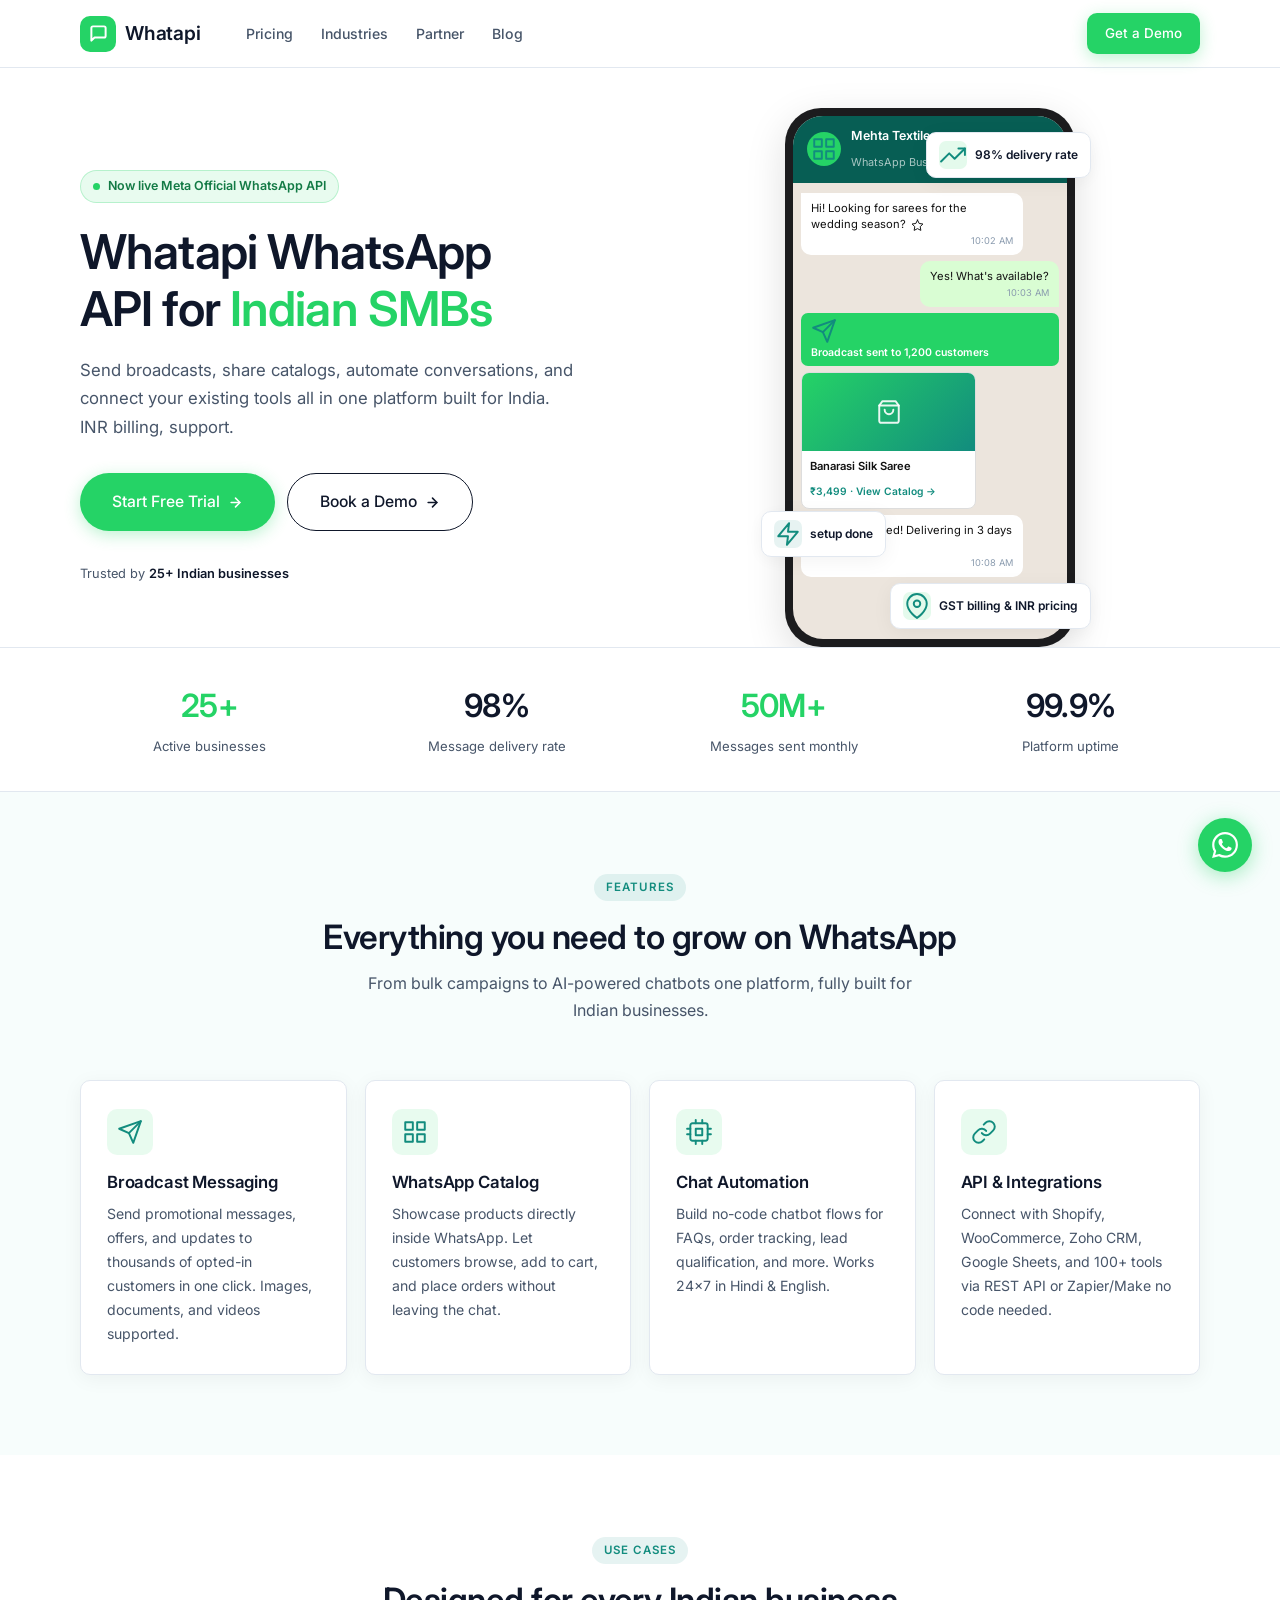
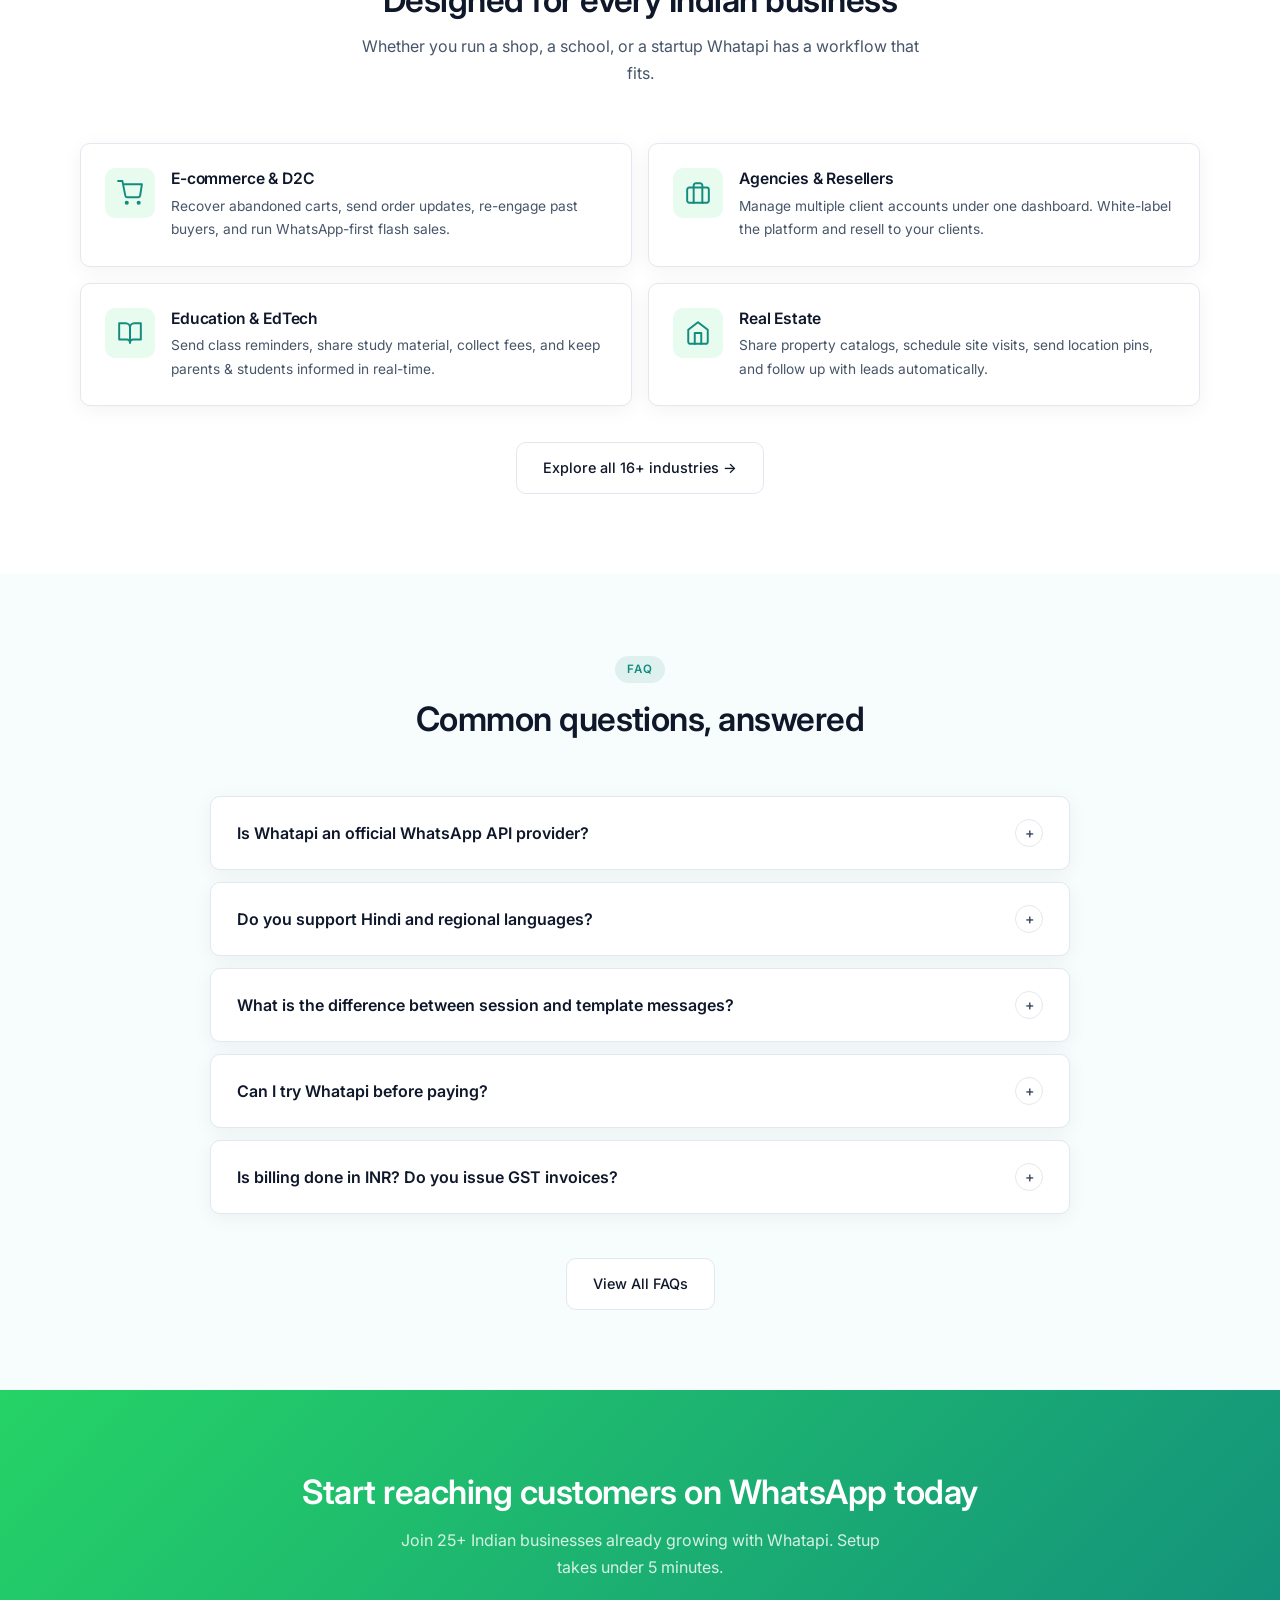
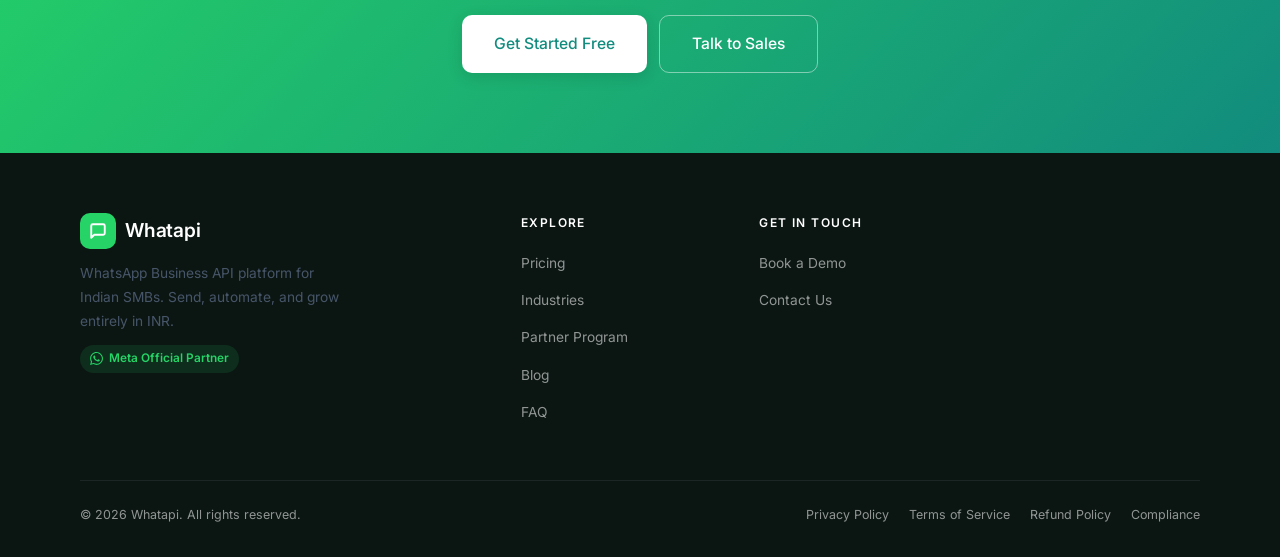
<file: index.html>
<!DOCTYPE html>
<html lang="en">
<head>
  <meta charset="UTF-8" />
  <meta name="viewport" content="width=device-width, initial-scale=1.0" />
  <meta name="description" content="Whatapi – WhatsApp API for Indian SMBs. Send broadcasts, share catalogs, and automate conversations. Start free today." />
  <title>Whatapi – WhatsApp API for Indian SMBs</title>
  <link rel="preconnect" href="https://fonts.googleapis.com" />
  <link rel="preconnect" href="https://fonts.gstatic.com" crossorigin />
  <!-- Inter: 400 body · 500 buttons · 600 headings as per design system -->
  <link href="https://fonts.googleapis.com/css2?family=Inter:wght@400;500;600&display=swap" rel="stylesheet" />
  <link rel="icon" type="image/svg+xml" href="assets/icons/favicon.svg">

  <link rel="stylesheet" href="styles/main.css" />
</head>
<body>

<!-- ══════════════════════════════════════════════════════════
     NAVBAR
═══════════════════════════════════════════════════════════ -->
<header class="navbar">
  <div class="container">

    <a href="/" class="nav-logo">
      <div class="logo-icon">
        <svg width="19" height="19" viewBox="0 0 24 24" fill="none" stroke="#fff" stroke-width="2.5" stroke-linecap="round" stroke-linejoin="round">
          <path d="M21 15a2 2 0 0 1-2 2H7l-4 4V5a2 2 0 0 1 2-2h14a2 2 0 0 1 2 2z"/>
        </svg>
      </div>
      Whatapi
    </a>

    <nav class="nav-links">
      <div class="nav-item"><a href="pages/pricing.html">Pricing</a></div>
      <div class="nav-item"><a href="pages/industries.html">Industries</a></div>
      <div class="nav-item"><a href="pages/partner.html">Partner</a></div>
      <div class="nav-item"><a href="blog/index.html">Blog</a></div>
    </nav>

    <div class="nav-cta">
      <a href="pages/contact.html" class="btn btn-primary btn-sm">Get a Demo</a>
    </div>

    <button class="hamburger" id="hamburger" aria-label="Toggle menu">
      <span></span><span></span><span></span>
    </button>
  </div>
</header>

<!-- Mobile Menu -->
<div class="mobile-menu" id="mobileMenu">
  <a href="pages/pricing.html"><svg width="16" height="16" viewBox="0 0 24 24" fill="none" stroke="var(--color-accent)" stroke-width="2" stroke-linecap="round" stroke-linejoin="round"><path d="M20.59 13.41l-7.17 7.17a2 2 0 01-2.83 0L2 12V2h10l8.59 8.59a2 2 0 010 2.82z"/><line x1="7" y1="7" x2="7.01" y2="7"/></svg> Pricing</a>
  <a href="pages/industries.html"><svg width="16" height="16" viewBox="0 0 24 24" fill="none" stroke="var(--color-accent)" stroke-width="2" stroke-linecap="round" stroke-linejoin="round"><polygon points="12 2 2 7 12 12 22 7 12 2"/><polyline points="2 17 12 22 22 17"/><polyline points="2 12 12 17 22 12"/></svg> Industries</a>
  <a href="pages/partner.html"><svg width="16" height="16" viewBox="0 0 24 24" fill="none" stroke="var(--color-accent)" stroke-width="2" stroke-linecap="round" stroke-linejoin="round"><path d="M17 21v-2a4 4 0 00-4-4H5a4 4 0 00-4 4v2"/><circle cx="9" cy="7" r="4"/><path d="M23 21v-2a4 4 0 00-3-3.87"/><path d="M16 3.13a4 4 0 010 7.75"/></svg> Partner</a>
  <a href="blog/index.html"><svg width="16" height="16" viewBox="0 0 24 24" fill="none" stroke="var(--color-accent)" stroke-width="2" stroke-linecap="round" stroke-linejoin="round"><path d="M14 2H6a2 2 0 00-2 2v16a2 2 0 002 2h12a2 2 0 002-2V8z"/><polyline points="14 2 14 8 20 8"/><line x1="16" y1="13" x2="8" y2="13"/><line x1="16" y1="17" x2="8" y2="17"/></svg> Blog</a>
  <div class="mobile-cta">
    <a href="pages/contact.html" class="btn btn-primary full-width">Get a Demo</a>
  </div>
</div>


<!-- ══════════════════════════════════════════════════════════
     HERO
═══════════════════════════════════════════════════════════ -->
<section class="hero">
  <div class="container">

    <!-- Left: copy -->
    <div class="hero-content">
      <div class="hero-badge">
        <span class="dot"></span>
        Now live Meta Official WhatsApp API
      </div>

      <h1>
        Whatapi WhatsApp<br/>
        API for <span class="highlight">Indian SMBs</span>
      </h1>

      <p>
        Send broadcasts, share catalogs, automate conversations,
        and connect your existing tools all in one platform
        built for India. INR billing, support.
      </p>

      <div class="hero-actions">
        <a href="pages/contact.html" class="btn btn-primary btn-lg">
          Start Free Trial
          <svg width="15" height="15" viewBox="0 0 24 24" fill="none" stroke="currentColor" stroke-width="2.5" stroke-linecap="round" stroke-linejoin="round"><line x1="5" y1="12" x2="19" y2="12"/><polyline points="12 5 19 12 12 19"/></svg>
        </a>
        <a href="pages/contact.html" class="btn btn-outline btn-lg">
          Book a Demo
          <svg width="15" height="15" viewBox="0 0 24 24" fill="none" stroke="currentColor" stroke-width="2.5" stroke-linecap="round" stroke-linejoin="round"><line x1="5" y1="12" x2="19" y2="12"/><polyline points="12 5 19 12 12 19"/></svg>
        </a>
      </div>

      <div class="hero-trust">
        <!-- <div class="avatars">
          <span>RK</span><span>PJ</span><span>AM</span><span>SV</span>
        </div> -->
        <span>Trusted by <strong>25+ Indian businesses</strong></span>
      </div>
    </div>

    <!-- Right: phone mockup -->
    <div class="hero-visual">
      <div class="phone-wrap">
        <div class="phone-mockup">
          <div class="phone-screen">
            <div class="phone-topbar">
              <div class="phone-avatar"><svg width="26" height="26" viewBox="0 0 24 24" fill="none" stroke="var(--color-accent)" stroke-width="1.8" stroke-linecap="round" stroke-linejoin="round"><rect x="3" y="3" width="7" height="7"/><rect x="14" y="3" width="7" height="7"/><rect x="14" y="14" width="7" height="7"/><rect x="3" y="14" width="7" height="7"/></svg></div>
              <div class="phone-info">
                <strong>Mehta Textiles</strong>
                <span>WhatsApp Business</span>
              </div>
            </div>
            <div class="phone-msgs">
              <div class="msg msg-in">
                Hi! Looking for sarees for the wedding season?
                <svg width="13" height="13" viewBox="0 0 24 24" fill="none" stroke="currentColor" stroke-width="1.8" stroke-linecap="round" stroke-linejoin="round" style="display:inline;vertical-align:middle;margin-left:2px"><polygon points="12 2 15.09 8.26 22 9.27 17 14.14 18.18 21.02 12 17.77 5.82 21.02 7 14.14 2 9.27 8.91 8.26 12 2"/></svg>
                <div class="msg-time">10:02 AM</div>
              </div>
              <div class="msg msg-out">
                Yes! What's available?
                <div class="msg-time">10:03 AM</div>
              </div>
              <div class="msg-tag"><svg width="26" height="26" viewBox="0 0 24 24" fill="none" stroke="var(--color-accent)" stroke-width="1.8" stroke-linecap="round" stroke-linejoin="round"><line x1="22" y1="2" x2="11" y2="13"/><polygon points="22 2 15 22 11 13 2 9 22 2"/></svg> Broadcast sent to 1,200 customers</div>
              <div class="msg-catalog">
                <div class="msg-catalog-img">
                  <svg width="26" height="26" viewBox="0 0 24 24" fill="none" stroke="rgba(255,255,255,0.9)" stroke-width="1.8" stroke-linecap="round" stroke-linejoin="round">
                    <path d="M6 2L3 6v14a2 2 0 002 2h14a2 2 0 002-2V6l-3-4z"/>
                    <line x1="3" y1="6" x2="21" y2="6"/>
                    <path d="M16 10a4 4 0 01-8 0"/>
                  </svg>
                </div>
                <div class="msg-catalog-body">
                  <strong>Banarasi Silk Saree</strong>
                  <span>₹3,499 · View Catalog →</span>
                </div>
              </div>
              <div class="msg msg-in">
                Order confirmed! Delivering in 3 days
                <svg width="13" height="13" viewBox="0 0 24 24" fill="none" stroke="currentColor" stroke-width="1.8" stroke-linecap="round" stroke-linejoin="round" style="display:inline;vertical-align:middle;margin-left:2px"><rect x="1" y="3" width="15" height="13"/><polygon points="16 8 20 8 23 11 23 16 16 16 16 8"/><circle cx="5.5" cy="18.5" r="2.5"/><circle cx="18.5" cy="18.5" r="2.5"/></svg>
                <div class="msg-time">10:08 AM</div>
              </div>
              <div class="msg msg-out">
                <svg width="13" height="13" viewBox="0 0 24 24" fill="none" stroke="currentColor" stroke-width="2.2" stroke-linecap="round" stroke-linejoin="round" style="display:inline;vertical-align:middle;margin-right:3px"><polyline points="20 6 9 17 4 12"/></svg>
                Payment done via UPI
                <div class="msg-time">10:09 AM</div>
              </div>
            </div>
          </div>
        </div>

        <!-- Floating chips (desktop only) -->
        <div class="hero-chip chip-1">
          <div class="chip-icon" style="background:rgba(37,211,102,.12);"><svg width="26" height="26" viewBox="0 0 24 24" fill="none" stroke="var(--color-accent)" stroke-width="1.8" stroke-linecap="round" stroke-linejoin="round"><polyline points="23 6 13.5 15.5 8.5 10.5 1 18"/><polyline points="17 6 23 6 23 12"/></svg></div>
          <span>98% delivery rate</span>
        </div>
        <div class="hero-chip chip-2">
          <div class="chip-icon" style="background:rgba(18,140,126,.1);"><svg width="26" height="26" viewBox="0 0 24 24" fill="none" stroke="var(--color-accent)" stroke-width="1.8" stroke-linecap="round" stroke-linejoin="round"><polygon points="13 2 3 14 12 14 11 22 21 10 12 10 13 2"/></svg></div>
          <span>setup done</span>
        </div>
        <div class="hero-chip chip-3">
          <div class="chip-icon" style="background:rgba(37,211,102,.12);"><svg width="26" height="26" viewBox="0 0 24 24" fill="none" stroke="var(--color-accent)" stroke-width="1.8" stroke-linecap="round" stroke-linejoin="round"><path d="M21 10c0 7-9 13-9 13s-9-6-9-13a9 9 0 0118 0z"/><circle cx="12" cy="10" r="3"/></svg></div>
          <span>GST billing &amp; INR pricing</span>
        </div>
      </div>
    </div>

  </div>
</section>


<!-- ══════════════════════════════════════════════════════════
     STATS BAR
═══════════════════════════════════════════════════════════ -->
<div class="stats-bar">
  <div class="container">
    <div class="stats-grid">
      <div class="stat-item">
        <strong class="stat-num-green">25+</strong>
        <span>Active businesses</span>
      </div>
      <div class="stat-item">
        <strong>98%</strong>
        <span>Message delivery rate</span>
      </div>
      <div class="stat-item">
        <strong class="stat-num-green">50M+</strong>
        <span>Messages sent monthly</span>
      </div>
      <div class="stat-item">
        <strong>99.9%</strong>
        <span>Platform uptime</span>
      </div>
    </div>
  </div>
</div>


<!-- ══════════════════════════════════════════════════════════
     FEATURES
═══════════════════════════════════════════════════════════ -->
<section class="features">
  <div class="container">
    <div class="section-header">
      <span class="section-label">Features</span>
      <h2>Everything you need to grow on WhatsApp</h2>
      <p>From bulk campaigns to AI-powered chatbots one platform, fully built for Indian businesses.</p>
    </div>

    <div class="features-grid">

      <div class="feature-card">
        <div class="feature-icon"><svg width="26" height="26" viewBox="0 0 24 24" fill="none" stroke="var(--color-accent)" stroke-width="1.8" stroke-linecap="round" stroke-linejoin="round"><line x1="22" y1="2" x2="11" y2="13"/><polygon points="22 2 15 22 11 13 2 9 22 2"/></svg></div>
        <h3>Broadcast Messaging</h3>
        <p>Send promotional messages, offers, and updates to thousands of opted-in customers in one click. Images, documents, and videos supported.</p>
    
      </div>

      <div class="feature-card">
        <div class="feature-icon"><svg width="26" height="26" viewBox="0 0 24 24" fill="none" stroke="var(--color-accent)" stroke-width="1.8" stroke-linecap="round" stroke-linejoin="round"><rect x="3" y="3" width="7" height="7"/><rect x="14" y="3" width="7" height="7"/><rect x="14" y="14" width="7" height="7"/><rect x="3" y="14" width="7" height="7"/></svg></div>
        <h3>WhatsApp Catalog</h3>
        <p>Showcase products directly inside WhatsApp. Let customers browse, add to cart, and place orders without leaving the chat.</p>
 
      </div>

      <div class="feature-card">
        <div class="feature-icon"><svg width="26" height="26" viewBox="0 0 24 24" fill="none" stroke="var(--color-accent)" stroke-width="1.8" stroke-linecap="round" stroke-linejoin="round"><rect x="4" y="4" width="16" height="16" rx="2" ry="2"/><rect x="9" y="9" width="6" height="6"/><line x1="9" y1="1" x2="9" y2="4"/><line x1="15" y1="1" x2="15" y2="4"/><line x1="9" y1="20" x2="9" y2="23"/><line x1="15" y1="20" x2="15" y2="23"/><line x1="20" y1="9" x2="23" y2="9"/><line x1="20" y1="14" x2="23" y2="14"/><line x1="1" y1="9" x2="4" y2="9"/><line x1="1" y1="14" x2="4" y2="14"/></svg></div>
        <h3>Chat Automation</h3>
        <p>Build no-code chatbot flows for FAQs, order tracking, lead qualification, and more. Works 24×7 in Hindi &amp; English.</p>
        
      </div>

      <div class="feature-card">
        <div class="feature-icon"><svg width="26" height="26" viewBox="0 0 24 24" fill="none" stroke="var(--color-accent)" stroke-width="1.8" stroke-linecap="round" stroke-linejoin="round"><path d="M10 13a5 5 0 007.54.54l3-3a5 5 0 00-7.07-7.07l-1.72 1.71"/><path d="M14 11a5 5 0 00-7.54-.54l-3 3a5 5 0 007.07 7.07l1.71-1.71"/></svg></div>
        <h3>API &amp; Integrations</h3>
        <p>Connect with Shopify, WooCommerce, Zoho CRM, Google Sheets, and 100+ tools via REST API or Zapier/Make no code needed.</p>
        
      </div>

    </div>
  </div>
</section>


<!-- ══════════════════════════════════════════════════════════
     USE CASES
═══════════════════════════════════════════════════════════ -->
<section class="use-cases">
  <div class="container">
    <div class="section-header">
      <span class="section-label">Use Cases</span>
      <h2>Designed for every Indian business</h2>
      <p>Whether you run a shop, a school, or a startup Whatapi has a workflow that fits.</p>
    </div>

    <div class="use-cases-grid">
      <div class="use-case-card">
        <div class="use-case-emoji"><svg width="26" height="26" viewBox="0 0 24 24" fill="none" stroke="var(--color-accent)" stroke-width="1.8" stroke-linecap="round" stroke-linejoin="round"><circle cx="9" cy="21" r="1"/><circle cx="20" cy="21" r="1"/><path d="M1 1h4l2.68 13.39a2 2 0 001.99 1.61h9.72a2 2 0 001.98-1.68l1.6-10.32H6"/></svg></div>
        <div>
          <h3>E-commerce &amp; D2C</h3>
          <p>Recover abandoned carts, send order updates, re-engage past buyers, and run WhatsApp-first flash sales.</p>
        </div>
      </div>
      <div class="use-case-card">
        <div class="use-case-emoji"><svg width="26" height="26" viewBox="0 0 24 24" fill="none" stroke="var(--color-accent)" stroke-width="1.8" stroke-linecap="round" stroke-linejoin="round"><rect x="2" y="7" width="20" height="14" rx="2" ry="2"/><path d="M16 21V5a2 2 0 00-2-2h-4a2 2 0 00-2 2v16"/></svg></div>
        <div>
          <h3>Agencies &amp; Resellers</h3>
          <p>Manage multiple client accounts under one dashboard. White-label the platform and resell to your clients.</p>
        </div>
      </div>
      <div class="use-case-card">
        <div class="use-case-emoji"><svg width="26" height="26" viewBox="0 0 24 24" fill="none" stroke="var(--color-accent)" stroke-width="1.8" stroke-linecap="round" stroke-linejoin="round"><path d="M2 3h6a4 4 0 014 4v14a3 3 0 00-3-3H2z"/><path d="M22 3h-6a4 4 0 00-4 4v14a3 3 0 013-3h7z"/></svg></div>
        <div>
          <h3>Education &amp; EdTech</h3>
          <p>Send class reminders, share study material, collect fees, and keep parents &amp; students informed in real-time.</p>
        </div>
      </div>
      <div class="use-case-card">
        <div class="use-case-emoji"><svg width="26" height="26" viewBox="0 0 24 24" fill="none" stroke="var(--color-accent)" stroke-width="1.8" stroke-linecap="round" stroke-linejoin="round"><path d="M3 9l9-7 9 7v11a2 2 0 01-2 2H5a2 2 0 01-2-2z"/><polyline points="9 22 9 12 15 12 15 22"/></svg></div>
        <div>
          <h3>Real Estate</h3>
          <p>Share property catalogs, schedule site visits, send location pins, and follow up with leads automatically.</p>
        </div>
      </div>
    </div>
    <div style="text-align:center;margin-top:36px;">
      <a href="pages/industries.html" class="btn btn-outline">Explore all 16+ industries →</a>
    </div>
  </div>
</section>


<!-- ══════════════════════════════════════════════════════════
     PRICING PREVIEW
═══════════════════════════════════════════════════════════ -->


<!-- <section class="pricing"> -->
  <!-- <div class="container"> -->
    <!-- <div class="section-header"> -->
      <!-- <span class="section-label">Pricing</span> -->
      <!-- <h2>Simple pricing in ₹ no surprises</h2> -->
      <!-- <p>No hidden fees. No USD billing. Cancel anytime.</p> -->
    <!-- </div> -->
<!--  -->
    <!-- Free Forever banner -->
    <!-- <div class="free-plan-banner"> -->
      <!-- <span class="free-badge">Free Forever</span> -->
      <!-- <span>Get started at ₹0 Free WhatsApp Business API, ₹50 conversation credits &amp; live chat dashboard included.</span> -->
      <!-- <a href="pages/pricing.html">See Free plan →</a> -->
    <!-- </div> -->
<!--  -->
    <!-- <div class="pricing-grid"> -->
<!--  -->
      <!-- Starter -->
      <!-- <div class="pricing-card"> -->
        <!-- <div class="plan-name">Starter</div> -->
        <!-- <div class="plan-price"> -->
          <!-- <strong>₹1,399</strong> -->
          <!-- <span>/ month</span> -->
        <!-- </div> -->
        <!-- <p class="plan-desc">For small businesses ready to run their first campaigns.</p> -->
        <!-- <ul class="plan-features"> -->
          <!-- <li><span class="check">✓</span> All Free plan features</li> -->
          <!-- <li><span class="check">✓</span> Broadcast &amp; retargeting</li> -->
          <!-- <li><span class="check">✓</span> Multi-agent live chat</li> -->
          <!-- <li><span class="check">✓</span> Smart audience segregation</li> -->
          <!-- <li><span class="check">✓</span> Template message APIs</li> -->
          <!-- <li><span class="cross">✗</span> Chatbot flows (add-on)</li> -->
        <!-- </ul> -->
        <!-- <a href="pages/pricing.html" class="btn btn-outline full-width">Get Started</a> -->
      <!-- </div> -->
<!--  -->
        <!-- Growth -->
      <!-- <div class="pricing-card popular"> -->
        <!-- <div class="popular-badge">Most Popular</div> -->
        <!-- <div class="plan-name">Growth</div> -->
        <!-- <div class="plan-price"> -->
          <!-- <strong>₹2,999</strong> -->
          <!-- <span>/ month</span> -->
        <!-- </div> -->
        <!-- <p class="plan-desc">For growing businesses ready to automate and scale.</p> -->
        <!-- <ul class="plan-features"> -->
          <!-- <li><span class="check">✓</span> All Starter features</li> -->
          <!-- <li><span class="check">✓</span> Campaign scheduler</li> -->
          <!-- <li><span class="check">✓</span> Campaign click tracking</li> -->
          <!-- <li><span class="check">✓</span> Project APIs</li> -->
          <!-- <li><span class="check">✓</span> Shopify &amp; WooCommerce</li> -->
          <!-- <li><span class="check">✓</span> Chatbot flows (add-on)</li> -->
        <!-- </ul> -->
        <!-- <a href="pages/pricing.html" class="btn btn-primary full-width">Get Started</a> -->
      <!-- </div> -->
<!--  -->
      <!-- Enterprise -->
      <!-- <div class="pricing-card"> -->
        <!-- <div class="plan-name">Enterprise</div> -->
        <!-- <div class="plan-price"> -->
          <!-- <strong>Custom</strong> -->
        <!-- </div> -->
        <!-- <p class="plan-desc">For high-volume brands, agencies &amp; 5 lakh+ user bases.</p> -->
        <!-- <ul class="plan-features"> -->
          <!-- <li><span class="check">✓</span> All Growth features</li> -->
          <!-- <li><span class="check">✓</span> Dedicated account manager</li> -->
          <!-- <li><span class="check">✓</span> Webhooks &amp; priority support</li> -->
          <!-- <li><span class="check">✓</span> White-label option</li> -->
          <!-- <li><span class="check">✓</span> SLA guarantee</li> -->
          <!-- <li><span class="check">✓</span> Unlimited chatbot flows</li> -->
        <!-- </ul> -->
        <!-- <a href="pages/contact.html" class="btn btn-outline full-width">Contact Sales</a> -->
      <!-- </div> -->
<!--  -->
    <!-- </div> -->
    <!-- <p class="pricing-note"> -->
      <!-- Message pricing: Marketing ₹1.09 · Utility ₹0.145 · Service FREE &nbsp;·&nbsp; -->
      <!-- <a href="pages/pricing.html">See full pricing &amp; conversation rates →</a> -->
    <!-- </p> -->
  <!-- </div> -->
<!-- </section> -->


<!-- ══════════════════════════════════════════════════════════
     FAQ PREVIEW
═══════════════════════════════════════════════════════════ -->
<section class="faq">
  <div class="container">
    <div class="section-header">
      <span class="section-label">FAQ</span>
      <h2>Common questions, answered</h2>
    </div>

    <div class="faq-list">

      <div class="faq-item">
        <button class="faq-question">
          Is Whatapi an official WhatsApp API provider?
          <span class="faq-icon">+</span>
        </button>
        <div class="faq-answer">
          <p>Yes. Whatapi is built on Meta's official WhatsApp Business API (Cloud API). Your messages are delivered through WhatsApp's infrastructure, ensuring full compliance and high deliverability.</p>
        </div>
      </div>

      <div class="faq-item">
        <button class="faq-question">
          Do you support Hindi and regional languages?
          <span class="faq-icon">+</span>
        </button>
        <div class="faq-answer">
          <p>Absolutely. You can send messages in Hindi, Marathi, Tamil, Telugu, Gujarati, Bengali, and any other language supported by WhatsApp. Our chatbot builder handles multilingual flows too.</p>
        </div>
      </div>

      <div class="faq-item">
        <button class="faq-question">
          What is the difference between session and template messages?
          <span class="faq-icon">+</span>
        </button>
        <div class="faq-answer">
          <p>Template messages are pre-approved by Meta and can initiate a conversation anytime. Session messages are free-form replies within a 24-hour window after a customer contacts you. Whatapi handles both.</p>
        </div>
      </div>

      <div class="faq-item">
        <button class="faq-question">
          Can I try Whatapi before paying?
          <span class="faq-icon">+</span>
        </button>
        <div class="faq-answer">
          <p>Yes! Every plan includes a 14-day free trial no credit card required. You can send up to 500 messages during the trial to test with your real audience.</p>
        </div>
      </div>

      <div class="faq-item">
        <button class="faq-question">
          Is billing done in INR? Do you issue GST invoices?
          <span class="faq-icon">+</span>
        </button>
        <div class="faq-answer">
          <p>Yes, all plans are billed in Indian Rupees (₹) with proper GST invoices. We accept UPI, net banking, debit/credit cards, and NEFT. Zero forex surprises.</p>
        </div>
      </div>

    </div>

    <div class="faq-more">
      <a href="pages/faq.html" class="btn btn-outline">View All FAQs</a>
    </div>
  </div>
</section>


<!-- ══════════════════════════════════════════════════════════
     CTA BANNER
═══════════════════════════════════════════════════════════ -->
<section class="cta-banner">
  <div class="container">
    <h2>Start reaching customers on WhatsApp today</h2>
    <p>Join 25+ Indian businesses already growing with Whatapi. Setup takes under 5 minutes.</p>
    <div class="cta-banner-actions">
      <a href="pages/contact.html" class="btn btn-white btn-lg">Get Started Free</a>
      <a href="pages/contact.html" class="btn btn-ghost btn-lg">Talk to Sales</a>
    </div>
  </div>
</section>


<!-- ══════════════════════════════════════════════════════════
     FOOTER
═══════════════════════════════════════════════════════════ -->
<footer class="footer">
  <div class="container">
    <div class="footer-grid">

      <div class="footer-brand">
        <a href="/" class="nav-logo">
          <div class="logo-icon">
            <svg width="18" height="18" viewBox="0 0 24 24" fill="none" stroke="#fff" stroke-width="2.5" stroke-linecap="round" stroke-linejoin="round"><path d="M21 15a2 2 0 0 1-2 2H7l-4 4V5a2 2 0 0 1 2-2h14a2 2 0 0 1 2 2z"/></svg>
          </div>
          Whatapi
        </a>
        <p>WhatsApp Business API platform for Indian SMBs. Send, automate, and grow entirely in INR.</p>
        <div class="wa-badge">
          <svg width="13" height="13" viewBox="0 0 24 24" fill="currentColor"><path d="M17.472 14.382c-.297-.149-1.758-.867-2.03-.967-.273-.099-.471-.148-.67.15-.197.297-.767.966-.94 1.164-.173.199-.347.223-.644.075-.297-.15-1.255-.463-2.39-1.475-.883-.788-1.48-1.761-1.653-2.059-.173-.297-.018-.458.13-.606.134-.133.298-.347.446-.52.149-.174.198-.298.298-.497.099-.198.05-.371-.025-.52-.075-.149-.669-1.612-.916-2.207-.242-.579-.487-.5-.669-.51-.173-.008-.371-.01-.57-.01-.198 0-.52.074-.792.372-.272.297-1.04 1.016-1.04 2.479 0 1.462 1.065 2.875 1.213 3.074.149.198 2.096 3.2 5.077 4.487.709.306 1.262.489 1.694.625.712.227 1.36.195 1.871.118.571-.085 1.758-.719 2.006-1.413.248-.694.248-1.289.173-1.413-.074-.124-.272-.198-.57-.347m-5.421 7.403h-.004a9.87 9.87 0 01-5.031-1.378l-.361-.214-3.741.982.998-3.648-.235-.374a9.86 9.86 0 01-1.51-5.26c.001-5.45 4.436-9.884 9.888-9.884 2.64 0 5.122 1.03 6.988 2.898a9.825 9.825 0 012.893 6.994c-.003 5.45-4.437 9.884-9.885 9.884m8.413-18.297A11.815 11.815 0 0012.05 0C5.495 0 .16 5.335.157 11.892c0 2.096.547 4.142 1.588 5.945L.057 24l6.305-1.654a11.882 11.882 0 005.683 1.448h.005c6.554 0 11.89-5.335 11.893-11.893a11.821 11.821 0 00-3.48-8.413Z"/></svg>
          Meta Official Partner
        </div>
      </div>

      <div class="footer-col">
        <h4>Explore</h4>
        <ul>
          <li><a href="pages/pricing.html">Pricing</a></li>
          <li><a href="pages/industries.html">Industries</a></li>
          <li><a href="pages/partner.html">Partner Program</a></li>
          <li><a href="blog/index.html">Blog</a></li>
          <li><a href="pages/faq.html">FAQ</a></li>
        </ul>
      </div>

      <div class="footer-col">
        <h4>Get in Touch</h4>
        <ul>
          <li><a href="pages/contact.html">Book a Demo</a></li>
          <li><a href="pages/contact.html">Contact Us</a></li>
        </ul>
      </div>

    </div>

    <div class="footer-bottom">
      <span>© 2026 Whatapi. All rights reserved.</span>
      <div class="footer-legal">
        <a href="pages/coming-soon.html">Privacy Policy</a>
        <a href="pages/coming-soon.html">Terms of Service</a>
        <a href="pages/coming-soon.html">Refund Policy</a>
        <a href="pages/coming-soon.html">Compliance</a>
      </div>
    </div>
  </div>
</footer>


<!-- ══════════════════════════════════════════════════════════
     FLOATING WHATSAPP BUTTON
═══════════════════════════════════════════════════════════ -->
<div class="wa-float">
  <span class="wa-float-label">Chat with us</span>
  <a href="https://wa.me/918369693412" class="wa-float-btn" target="_blank" rel="noopener" aria-label="Chat on WhatsApp">
    <svg width="26" height="26" viewBox="0 0 24 24" fill="#fff">
      <path d="M17.472 14.382c-.297-.149-1.758-.867-2.03-.967-.273-.099-.471-.148-.67.15-.197.297-.767.966-.94 1.164-.173.199-.347.223-.644.075-.297-.15-1.255-.463-2.39-1.475-.883-.788-1.48-1.761-1.653-2.059-.173-.297-.018-.458.13-.606.134-.133.298-.347.446-.52.149-.174.198-.298.298-.497.099-.198.05-.371-.025-.52-.075-.149-.669-1.612-.916-2.207-.242-.579-.487-.5-.669-.51-.173-.008-.371-.01-.57-.01-.198 0-.52.074-.792.372-.272.297-1.04 1.016-1.04 2.479 0 1.462 1.065 2.875 1.213 3.074.149.198 2.096 3.2 5.077 4.487.709.306 1.262.489 1.694.625.712.227 1.36.195 1.871.118.571-.085 1.758-.719 2.006-1.413.248-.694.248-1.289.173-1.413-.074-.124-.272-.198-.57-.347m-5.421 7.403h-.004a9.87 9.87 0 01-5.031-1.378l-.361-.214-3.741.982.998-3.648-.235-.374a9.86 9.86 0 01-1.51-5.26c.001-5.45 4.436-9.884 9.888-9.884 2.64 0 5.122 1.03 6.988 2.898a9.825 9.825 0 012.893 6.994c-.003 5.45-4.437 9.884-9.885 9.884m8.413-18.297A11.815 11.815 0 0012.05 0C5.495 0 .16 5.335.157 11.892c0 2.096.547 4.142 1.588 5.945L.057 24l6.305-1.654a11.882 11.882 0 005.683 1.448h.005c6.554 0 11.89-5.335 11.893-11.893a11.821 11.821 0 00-3.48-8.413Z"/>
    </svg>
  </a>
</div>


<!-- ══════════════════════════════════════════════════════════
     JS – Hamburger + FAQ accordion
═══════════════════════════════════════════════════════════ -->
<script>
  const hamburger = document.getElementById('hamburger');
  const mobileMenu = document.getElementById('mobileMenu');

  hamburger.addEventListener('click', () => {
    const isOpen = mobileMenu.classList.toggle('open');
    hamburger.classList.toggle('open');
    document.body.style.overflow = isOpen ? 'hidden' : '';
  });

  document.querySelectorAll('.faq-question').forEach(btn => {
    btn.addEventListener('click', () => {
      const item = btn.parentElement;
      const isOpen = item.classList.contains('open');
      document.querySelectorAll('.faq-item.open').forEach(el => el.classList.remove('open'));
      if (!isOpen) item.classList.add('open');
    });
  });
</script>

</body>
</html>
</file>
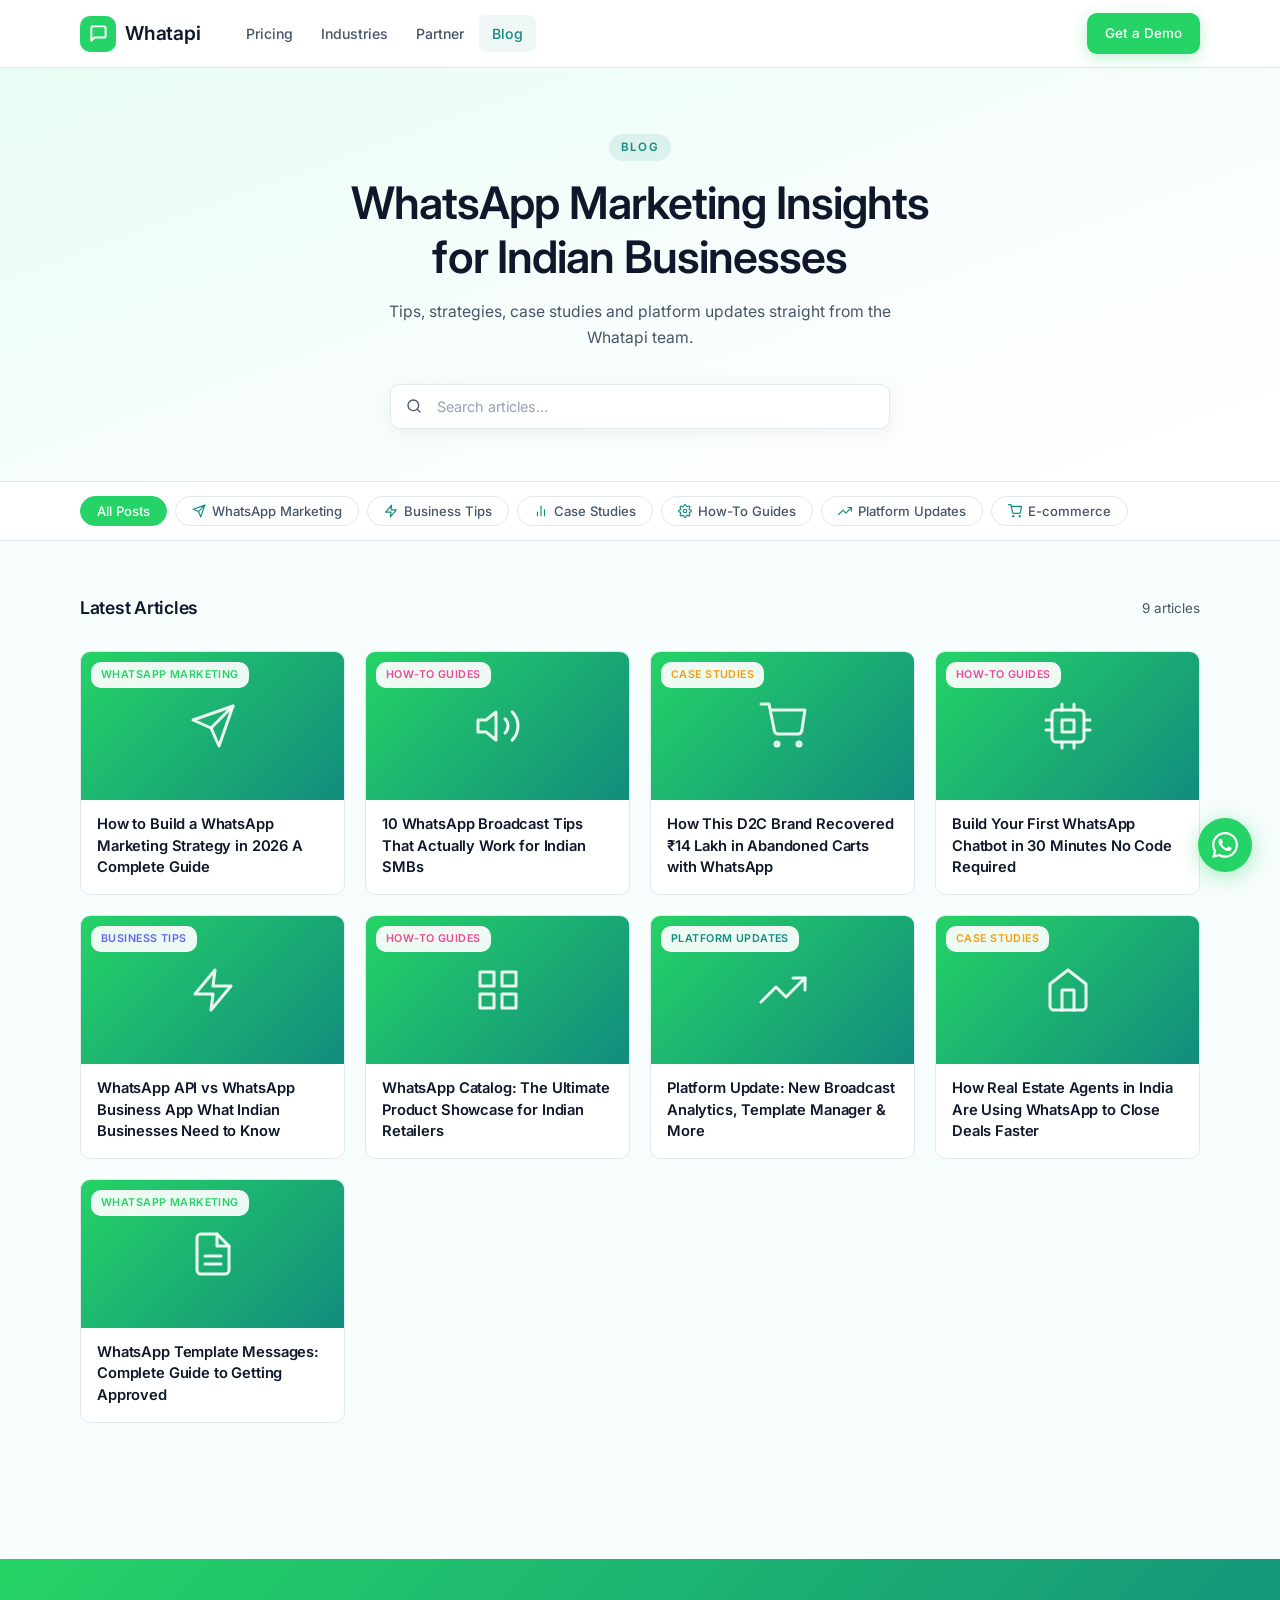
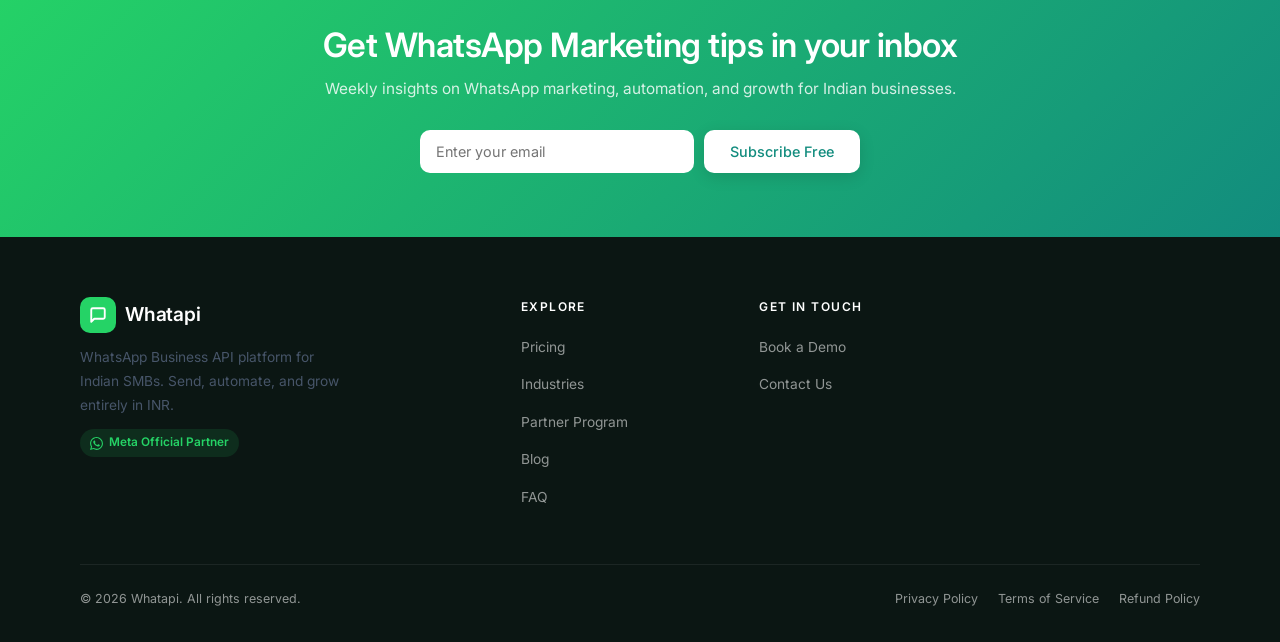
<file: blog/index.html>
<!DOCTYPE html>
<html lang="en">
<head>
  <meta charset="UTF-8" />
  <meta name="viewport" content="width=device-width, initial-scale=1.0" />

  <!-- SEO Primary -->
  <title>WhatsApp Marketing Blog – Tips, Guides & Strategies | Whatapi</title>
  <meta name="description" content="Learn WhatsApp marketing strategies, business tips, and how Indian SMBs are growing with WhatsApp API. Expert guides from the Whatapi team." />
  <meta name="keywords" content="WhatsApp marketing, WhatsApp API India, WhatsApp Business tips, bulk messaging India, WhatsApp chatbot, SMB marketing" />
  <link rel="canonical" href="https://whatapi.in/blog/" />

  <!-- Open Graph -->
  <meta property="og:type"        content="website" />
  <meta property="og:url"         content="https://whatapi.in/blog/" />
  <meta property="og:title"       content="WhatsApp Marketing Blog – Whatapi" />
  <meta property="og:description" content="Expert WhatsApp marketing tips, strategies, and case studies for Indian businesses." />
  <meta property="og:image"       content="https://whatapi.in/assets/images/og-blog.png" />
  <meta property="og:site_name"   content="Whatapi" />
  <meta property="og:locale"      content="en_IN" />

  <!-- Twitter Card -->
  <meta name="twitter:card"        content="summary_large_image" />
  <meta name="twitter:title"       content="WhatsApp Marketing Blog – Whatapi" />
  <meta name="twitter:description" content="Expert WhatsApp marketing tips and strategies for Indian SMBs." />
  <meta name="twitter:image"       content="https://whatapi.in/assets/images/og-blog.png" />

  <!-- Structured Data: Blog / Website -->
  <script type="application/ld+json">
  {
    "@context": "https://schema.org",
    "@type": "Blog",
    "name": "Whatapi Blog",
    "description": "WhatsApp marketing tips, strategies and case studies for Indian SMBs",
    "url": "https://whatapi.in/blog/",
    "publisher": {
      "@type": "Organization",
      "name": "Whatapi",
      "logo": {
        "@type": "ImageObject",
        "url": "https://whatapi.in/assets/images/logo.png"
      }
    },
    "inLanguage": "en-IN"
  }
  </script>

  <!-- Fonts -->
     <link rel="icon" type="image/svg+xml" href="../assets/icons/favicon.svg">

  <link rel="preconnect" href="https://fonts.googleapis.com" />
  <link rel="preconnect" href="https://fonts.gstatic.com" crossorigin />
  <link href="https://fonts.googleapis.com/css2?family=Inter:wght@400;500;600&display=swap" rel="stylesheet" />

  <!-- Styles -->
  <link rel="stylesheet" href="../styles/main.css" />
</head>
<body>

<!-- ══════════════════════════════════════════════════════════
     NAVBAR
═══════════════════════════════════════════════════════════ -->
<header class="navbar">
  <div class="container">
    <a href="../index.html" class="nav-logo">
      <div class="logo-icon">
        <svg width="19" height="19" viewBox="0 0 24 24" fill="none" stroke="#fff" stroke-width="2.5" stroke-linecap="round" stroke-linejoin="round">
          <path d="M21 15a2 2 0 0 1-2 2H7l-4 4V5a2 2 0 0 1 2-2h14a2 2 0 0 1 2 2z"/>
        </svg>
      </div>
      Whatapi
    </a>

    <nav class="nav-links" aria-label="Main navigation">
      <div class="nav-item"><a href="../pages/pricing.html">Pricing</a></div>
      <div class="nav-item"><a href="../pages/industries.html">Industries</a></div>
      <div class="nav-item"><a href="../pages/partner.html">Partner</a></div>
      <div class="nav-item"><a href="index.html" class="nav-active">Blog</a></div>
    </nav>

  <div class="nav-cta">
      <a href="../pages/contact.html" class="btn btn-primary btn-sm">Get a Demo</a>
    </div>

    <button class="hamburger" id="hamburger" aria-label="Toggle menu">
      <span></span><span></span><span></span>
    </button>
  </div>
</header>

<div class="mobile-menu" id="mobileMenu">
  <a href="../pages/pricing.html"><svg width="16" height="16" viewBox="0 0 24 24" fill="none" stroke="var(--color-accent)" stroke-width="2" stroke-linecap="round" stroke-linejoin="round"><path d="M20.59 13.41l-7.17 7.17a2 2 0 01-2.83 0L2 12V2h10l8.59 8.59a2 2 0 010 2.82z"/><line x1="7" y1="7" x2="7.01" y2="7"/></svg> Pricing</a>
  <a href="../pages/industries.html"><svg width="16" height="16" viewBox="0 0 24 24" fill="none" stroke="var(--color-accent)" stroke-width="2" stroke-linecap="round" stroke-linejoin="round"><polygon points="12 2 2 7 12 12 22 7 12 2"/><polyline points="2 17 12 22 22 17"/><polyline points="2 12 12 17 22 12"/></svg> Industries</a>
  <a href="../pages/partner.html"><svg width="16" height="16" viewBox="0 0 24 24" fill="none" stroke="var(--color-accent)" stroke-width="2" stroke-linecap="round" stroke-linejoin="round"><path d="M17 21v-2a4 4 0 00-4-4H5a4 4 0 00-4 4v2"/><circle cx="9" cy="7" r="4"/><path d="M23 21v-2a4 4 0 00-3-3.87"/><path d="M16 3.13a4 4 0 010 7.75"/></svg> Partner</a>
  <a href="index.html"><svg width="16" height="16" viewBox="0 0 24 24" fill="none" stroke="var(--color-accent)" stroke-width="2" stroke-linecap="round" stroke-linejoin="round"><path d="M14 2H6a2 2 0 00-2 2v16a2 2 0 002 2h12a2 2 0 002-2V8z"/><polyline points="14 2 14 8 20 8"/><line x1="16" y1="13" x2="8" y2="13"/><line x1="16" y1="17" x2="8" y2="17"/></svg> Blog</a>
  <div class="mobile-cta">
    <a href="../pages/contact.html" class="btn btn-primary full-width">Get a Demo</a>
  </div>
</div>


<!-- ══════════════════════════════════════════════════════════
     BLOG HERO
═══════════════════════════════════════════════════════════ -->
<section class="blog-hero">
  <div class="container">
    <span class="section-label">Blog</span>
    <h1>WhatsApp Marketing Insights<br/>for Indian Businesses</h1>
    <p>Tips, strategies, case studies and platform updates straight from the Whatapi team.</p>

    <div class="blog-search-wrap">
      <svg width="16" height="16" viewBox="0 0 24 24" fill="none" stroke="currentColor" stroke-width="2" stroke-linecap="round" stroke-linejoin="round">
        <circle cx="11" cy="11" r="8"/><line x1="21" y1="21" x2="16.65" y2="16.65"/>
      </svg>
      <input
        type="search"
        class="blog-search"
        id="blogSearch"
        placeholder="Search articles…"
        aria-label="Search blog articles"
        autocomplete="off"
      />
    </div>
  </div>
</section>


<!-- ══════════════════════════════════════════════════════════
     CATEGORY FILTERS
═══════════════════════════════════════════════════════════ -->
<div class="blog-filters-wrap" role="navigation" aria-label="Blog categories">
  <div class="container">
    <div class="blog-filters" id="categoryFilters">
      <button class="filter-pill active" data-cat="all">All Posts</button>
      <button class="filter-pill" data-cat="WhatsApp Marketing"><svg width="14" height="14" viewBox="0 0 24 24" fill="none" stroke="var(--color-accent)" stroke-width="2" stroke-linecap="round" stroke-linejoin="round"><line x1="22" y1="2" x2="11" y2="13"/><polygon points="22 2 15 22 11 13 2 9 22 2"/></svg> WhatsApp Marketing</button>
      <button class="filter-pill" data-cat="Business Tips"><svg width="14" height="14" viewBox="0 0 24 24" fill="none" stroke="var(--color-accent)" stroke-width="2" stroke-linecap="round" stroke-linejoin="round"><polygon points="13 2 3 14 12 14 11 22 21 10 12 10 13 2"/></svg> Business Tips</button>
      <button class="filter-pill" data-cat="Case Studies"><svg width="14" height="14" viewBox="0 0 24 24" fill="none" stroke="var(--color-accent)" stroke-width="2" stroke-linecap="round" stroke-linejoin="round"><line x1="18" y1="20" x2="18" y2="10"/><line x1="12" y1="20" x2="12" y2="4"/><line x1="6" y1="20" x2="6" y2="14"/></svg> Case Studies</button>
      <button class="filter-pill" data-cat="How-To Guides"><svg width="14" height="14" viewBox="0 0 24 24" fill="none" stroke="var(--color-accent)" stroke-width="2" stroke-linecap="round" stroke-linejoin="round"><circle cx="12" cy="12" r="3"/><path d="M19.4 15a1.65 1.65 0 00.33 1.82l.06.06a2 2 0 010 2.83 2 2 0 01-2.83 0l-.06-.06a1.65 1.65 0 00-1.82-.33 1.65 1.65 0 00-1 1.51V21a2 2 0 01-4 0v-.09A1.65 1.65 0 009 19.4a1.65 1.65 0 00-1.82.33l-.06.06a2 2 0 01-2.83 0 2 2 0 010-2.83l.06-.06A1.65 1.65 0 004.68 15a1.65 1.65 0 00-1.51-1H3a2 2 0 010-4h.09A1.65 1.65 0 004.6 9a1.65 1.65 0 00-.33-1.82l-.06-.06a2 2 0 010-2.83 2 2 0 012.83 0l.06.06A1.65 1.65 0 009 4.68a1.65 1.65 0 001-1.51V3a2 2 0 014 0v.09a1.65 1.65 0 001 1.51 1.65 1.65 0 001.82-.33l.06-.06a2 2 0 012.83 0 2 2 0 010 2.83l-.06.06A1.65 1.65 0 0019.4 9a1.65 1.65 0 001.51 1H21a2 2 0 010 4h-.09a1.65 1.65 0 00-1.51 1z"/></svg> How-To Guides</button>
      <button class="filter-pill" data-cat="Platform Updates"><svg width="14" height="14" viewBox="0 0 24 24" fill="none" stroke="var(--color-accent)" stroke-width="2" stroke-linecap="round" stroke-linejoin="round"><polyline points="23 6 13.5 15.5 8.5 10.5 1 18"/><polyline points="17 6 23 6 23 12"/></svg> Platform Updates</button>
      <button class="filter-pill" data-cat="E-commerce"><svg width="14" height="14" viewBox="0 0 24 24" fill="none" stroke="var(--color-accent)" stroke-width="2" stroke-linecap="round" stroke-linejoin="round"><circle cx="9" cy="21" r="1"/><circle cx="20" cy="21" r="1"/><path d="M1 1h4l2.68 13.39a2 2 0 001.99 1.61h9.72a2 2 0 001.98-1.68l1.6-10.32H6"/></svg> E-commerce</button>
    </div>
  </div>
</div>


<!-- ══════════════════════════════════════════════════════════
     BLOG GRID
═══════════════════════════════════════════════════════════ -->
<main class="blog-section">
  <div class="container">
    <div class="blog-section-head">
      <h2 id="sectionTitle">Latest Articles</h2>
      <span class="blog-result-count" id="resultCount"></span>
    </div>

    <div class="blog-grid" id="blogGrid" role="list">
      <!-- Posts rendered by JS -->
    </div>

    <div class="blog-pagination" id="pagination" aria-label="Blog pagination"></div>
  </div>
</main>


<!-- ══════════════════════════════════════════════════════════
     NEWSLETTER CTA
═══════════════════════════════════════════════════════════ -->
<section class="blog-newsletter">
  <div class="container">
    <h2>Get WhatsApp Marketing tips in your inbox</h2>
    <p>Weekly insights on WhatsApp marketing, automation, and growth for Indian businesses.</p>
    <form class="newsletter-form" onsubmit="handleNewsletter(event)">
      <input type="email" placeholder="Enter your email" required aria-label="Email address" />
      <button type="submit" class="btn btn-white">Subscribe Free</button>
    </form>
  </div>
</section>


<!-- ══════════════════════════════════════════════════════════
     FOOTER
═══════════════════════════════════════════════════════════ -->
<footer class="footer">
  <div class="container">
    <div class="footer-grid">
      <div class="footer-brand">
        <a href="../index.html" class="nav-logo">
          <div class="logo-icon">
            <svg width="18" height="18" viewBox="0 0 24 24" fill="none" stroke="#fff" stroke-width="2.5" stroke-linecap="round" stroke-linejoin="round"><path d="M21 15a2 2 0 0 1-2 2H7l-4 4V5a2 2 0 0 1 2-2h14a2 2 0 0 1 2 2z"/></svg>
          </div>
          Whatapi
        </a>
        <p>WhatsApp Business API platform for Indian SMBs. Send, automate, and grow entirely in INR.</p>
        <div class="wa-badge">
          <svg width="13" height="13" viewBox="0 0 24 24" fill="currentColor"><path d="M17.472 14.382c-.297-.149-1.758-.867-2.03-.967-.273-.099-.471-.148-.67.15-.197.297-.767.966-.94 1.164-.173.199-.347.223-.644.075-.297-.15-1.255-.463-2.39-1.475-.883-.788-1.48-1.761-1.653-2.059-.173-.297-.018-.458.13-.606.134-.133.298-.347.446-.52.149-.174.198-.298.298-.497.099-.198.05-.371-.025-.52-.075-.149-.669-1.612-.916-2.207-.242-.579-.487-.5-.669-.51-.173-.008-.371-.01-.57-.01-.198 0-.52.074-.792.372-.272.297-1.04 1.016-1.04 2.479 0 1.462 1.065 2.875 1.213 3.074.149.198 2.096 3.2 5.077 4.487.709.306 1.262.489 1.694.625.712.227 1.36.195 1.871.118.571-.085 1.758-.719 2.006-1.413.248-.694.248-1.289.173-1.413-.074-.124-.272-.198-.57-.347m-5.421 7.403h-.004a9.87 9.87 0 01-5.031-1.378l-.361-.214-3.741.982.998-3.648-.235-.374a9.86 9.86 0 01-1.51-5.26c.001-5.45 4.436-9.884 9.888-9.884 2.64 0 5.122 1.03 6.988 2.898a9.825 9.825 0 012.893 6.994c-.003 5.45-4.437 9.884-9.885 9.884m8.413-18.297A11.815 11.815 0 0012.05 0C5.495 0 .16 5.335.157 11.892c0 2.096.547 4.142 1.588 5.945L.057 24l6.305-1.654a11.882 11.882 0 005.683 1.448h.005c6.554 0 11.89-5.335 11.893-11.893a11.821 11.821 0 00-3.48-8.413Z"/></svg>
          Meta Official Partner
        </div>
      </div>
      <div class="footer-col">
        <h4>Explore</h4>
        <ul>
          <li><a href="../pages/pricing.html">Pricing</a></li>
          <li><a href="../pages/industries.html">Industries</a></li>
          <li><a href="../pages/partner.html">Partner Program</a></li>
          <li><a href="index.html">Blog</a></li>
          <li><a href="../pages/faq.html">FAQ</a></li>
        </ul>
      </div>
      <div class="footer-col">
        <h4>Get in Touch</h4>
        <ul>
          <li><a href="../pages/contact.html">Book a Demo</a></li>
          <li><a href="../pages/contact.html">Contact Us</a></li>
        </ul>
      </div>
    </div>
    <div class="footer-bottom">
      <span>© 2026 Whatapi. All rights reserved.</span>
      <div class="footer-legal">
        <a href="../pages/coming-soon.html">Privacy Policy</a>
        <a href="../pages/coming-soon.html">Terms of Service</a>
        <a href="../pages/coming-soon.html">Refund Policy</a>
      </div>
    </div>
  </div>
</footer>

<div class="wa-float">
  <span class="wa-float-label">Chat with us</span>
  <a href="https://wa.me/918369693412" class="wa-float-btn" target="_blank" rel="noopener" aria-label="Chat on WhatsApp">
    <svg width="26" height="26" viewBox="0 0 24 24" fill="#fff"><path d="M17.472 14.382c-.297-.149-1.758-.867-2.03-.967-.273-.099-.471-.148-.67.15-.197.297-.767.966-.94 1.164-.173.199-.347.223-.644.075-.297-.15-1.255-.463-2.39-1.475-.883-.788-1.48-1.761-1.653-2.059-.173-.297-.018-.458.13-.606.134-.133.298-.347.446-.52.149-.174.198-.298.298-.497.099-.198.05-.371-.025-.52-.075-.149-.669-1.612-.916-2.207-.242-.579-.487-.5-.669-.51-.173-.008-.371-.01-.57-.01-.198 0-.52.074-.792.372-.272.297-1.04 1.016-1.04 2.479 0 1.462 1.065 2.875 1.213 3.074.149.198 2.096 3.2 5.077 4.487.709.306 1.262.489 1.694.625.712.227 1.36.195 1.871.118.571-.085 1.758-.719 2.006-1.413.248-.694.248-1.289.173-1.413-.074-.124-.272-.198-.57-.347m-5.421 7.403h-.004a9.87 9.87 0 01-5.031-1.378l-.361-.214-3.741.982.998-3.648-.235-.374a9.86 9.86 0 01-1.51-5.26c.001-5.45 4.436-9.884 9.888-9.884 2.64 0 5.122 1.03 6.988 2.898a9.825 9.825 0 012.893 6.994c-.003 5.45-4.437 9.884-9.885 9.884m8.413-18.297A11.815 11.815 0 0012.05 0C5.495 0 .16 5.335.157 11.892c0 2.096.547 4.142 1.588 5.945L.057 24l6.305-1.654a11.882 11.882 0 005.683 1.448h.005c6.554 0 11.89-5.335 11.893-11.893a11.821 11.821 0 00-3.48-8.413Z"/></svg>
  </a>
</div>


<script>
/* ── Config ─────────────────────────────────────────────────── */
// After deploying backend to Hostinger, update this URL:
const API_BASE = '/backend/api';

const POSTS_PER_PAGE = 12;

/* ── Category Colors ────────────────────────────────────────── */
const CAT_COLORS = {
  'WhatsApp Marketing': '#25D366',
  'Business Tips':      '#6366F1',
  'Case Studies':       '#F59E0B',
  'How-To Guides':      '#EC4899',
  'Platform Updates':   '#128C7E',
  'E-commerce':         '#EF4444',
  'Education':          '#8B5CF6',
};

const BLOG_ICONS = {
  '📢': `<svg width="48" height="48" viewBox="0 0 24 24" fill="none" stroke="var(--color-accent)" stroke-width="1.5" stroke-linecap="round" stroke-linejoin="round"><line x1="22" y1="2" x2="11" y2="13"/><polygon points="22 2 15 22 11 13 2 9 22 2"/></svg>`,
  '📣': `<svg width="48" height="48" viewBox="0 0 24 24" fill="none" stroke="var(--color-accent)" stroke-width="1.5" stroke-linecap="round" stroke-linejoin="round"><polygon points="11 5 6 9 2 9 2 15 6 15 11 19 11 5"/><path d="M19.07 4.93a10 10 0 010 14.14M15.54 8.46a5 5 0 010 7.07"/></svg>`,
  '🛒': `<svg width="48" height="48" viewBox="0 0 24 24" fill="none" stroke="var(--color-accent)" stroke-width="1.5" stroke-linecap="round" stroke-linejoin="round"><circle cx="9" cy="21" r="1"/><circle cx="20" cy="21" r="1"/><path d="M1 1h4l2.68 13.39a2 2 0 001.99 1.61h9.72a2 2 0 001.98-1.68l1.6-10.32H6"/></svg>`,
  '🤖': `<svg width="48" height="48" viewBox="0 0 24 24" fill="none" stroke="var(--color-accent)" stroke-width="1.5" stroke-linecap="round" stroke-linejoin="round"><rect x="4" y="4" width="16" height="16" rx="2" ry="2"/><rect x="9" y="9" width="6" height="6"/><line x1="9" y1="1" x2="9" y2="4"/><line x1="15" y1="1" x2="15" y2="4"/><line x1="9" y1="20" x2="9" y2="23"/><line x1="15" y1="20" x2="15" y2="23"/><line x1="20" y1="9" x2="23" y2="9"/><line x1="20" y1="14" x2="23" y2="14"/><line x1="1" y1="9" x2="4" y2="9"/><line x1="1" y1="14" x2="4" y2="14"/></svg>`,
  '💡': `<svg width="48" height="48" viewBox="0 0 24 24" fill="none" stroke="var(--color-accent)" stroke-width="1.5" stroke-linecap="round" stroke-linejoin="round"><polygon points="13 2 3 14 12 14 11 22 21 10 12 10 13 2"/></svg>`,
  '🛍️': `<svg width="48" height="48" viewBox="0 0 24 24" fill="none" stroke="var(--color-accent)" stroke-width="1.5" stroke-linecap="round" stroke-linejoin="round"><rect x="3" y="3" width="7" height="7"/><rect x="14" y="3" width="7" height="7"/><rect x="14" y="14" width="7" height="7"/><rect x="3" y="14" width="7" height="7"/></svg>`,
  '🚀': `<svg width="48" height="48" viewBox="0 0 24 24" fill="none" stroke="var(--color-accent)" stroke-width="1.5" stroke-linecap="round" stroke-linejoin="round"><polyline points="23 6 13.5 15.5 8.5 10.5 1 18"/><polyline points="17 6 23 6 23 12"/></svg>`,
  '🏠': `<svg width="48" height="48" viewBox="0 0 24 24" fill="none" stroke="var(--color-accent)" stroke-width="1.5" stroke-linecap="round" stroke-linejoin="round"><path d="M3 9l9-7 9 7v11a2 2 0 01-2 2H5a2 2 0 01-2-2z"/><polyline points="9 22 9 12 15 12 15 22"/></svg>`,
  '📝': `<svg width="48" height="48" viewBox="0 0 24 24" fill="none" stroke="var(--color-accent)" stroke-width="1.5" stroke-linecap="round" stroke-linejoin="round"><path d="M14 2H6a2 2 0 00-2 2v16a2 2 0 002 2h12a2 2 0 002-2V8z"/><polyline points="14 2 14 8 20 8"/><line x1="16" y1="13" x2="8" y2="13"/><line x1="16" y1="17" x2="8" y2="17"/></svg>`,
  '🔍': `<svg width="48" height="48" viewBox="0 0 24 24" fill="none" stroke="var(--color-accent)" stroke-width="1.5" stroke-linecap="round" stroke-linejoin="round"><circle cx="11" cy="11" r="8"/><line x1="21" y1="21" x2="16.65" y2="16.65"/></svg>`,
};

/* ── Sample / Fallback Posts ───────────────────────────────── */
const SAMPLE_POSTS = [
  {
    id: 1,
    slug: 'whatsapp-marketing-strategy-2026',
    title: 'How to Build a WhatsApp Marketing Strategy in 2026 A Complete Guide',
    excerpt: "WhatsApp has a 98% open rate. But fewer than 10% of businesses actually see a positive ROI. Here's how to build a strategy that drives real revenue, not just opens.",
    category: 'WhatsApp Marketing',
    author_name: 'Priya Sharma',
    author_role: 'Marketing Lead',
    published_at: '2026-04-20',
    read_time: 8,
    thumbnail: null,
    emoji: '📢',
    featured: true,
  },
  {
    id: 2,
    slug: 'whatsapp-broadcast-tips-india',
    title: '10 WhatsApp Broadcast Tips That Actually Work for Indian SMBs',
    excerpt: 'Broadcast messaging is one of the highest-ROI channels in India. These 10 tips will help you avoid spam filters and drive real results.',
    category: 'How-To Guides',
    author_name: 'Rahul Mehta',
    author_role: 'Growth Advisor',
    published_at: '2026-04-15',
    read_time: 6,
    thumbnail: null,
    emoji: '📣',
    featured: false,
  },
  {
    id: 3,
    slug: 'ecommerce-whatsapp-abandoned-cart',
    title: 'How This D2C Brand Recovered ₹14 Lakh in Abandoned Carts with WhatsApp',
    excerpt: `A Mumbai-based fashion brand used Whatapi's automation to recover abandoned carts automatically here's the exact flow they used.`,
    category: 'Case Studies',
    author_name: 'Ananya Iyer',
    author_role: 'Customer Success',
    published_at: '2026-04-10',
    read_time: 5,
    thumbnail: null,
    emoji: '🛒',
    featured: false,
  },
  {
    id: 4,
    slug: 'whatsapp-chatbot-no-code',
    title: 'Build Your First WhatsApp Chatbot in 30 Minutes No Code Required',
    excerpt: 'A step-by-step guide to building a WhatsApp chatbot that handles FAQs, lead capture, and order tracking without writing a single line of code.',
    category: 'How-To Guides',
    author_name: 'Vikram Nair',
    author_role: 'Product Team',
    published_at: '2026-04-05',
    read_time: 7,
    thumbnail: null,
    emoji: '🤖',
    featured: false,
  },
  {
    id: 5,
    slug: 'whatsapp-api-vs-business-app',
    title: 'WhatsApp API vs WhatsApp Business App What Indian Businesses Need to Know',
    excerpt: `The WhatsApp Business app is free, but it's holding your growth back. Here's when to upgrade to the API and what changes when you do.`,
    category: 'Business Tips',
    author_name: 'Priya Sharma',
    author_role: 'Marketing Lead',
    published_at: '2026-03-28',
    read_time: 5,
    thumbnail: null,
    emoji: '💡',
    featured: false,
  },
  {
    id: 6,
    slug: 'whatsapp-catalog-product-showcase',
    title: 'WhatsApp Catalog: The Ultimate Product Showcase for Indian Retailers',
    excerpt: 'Learn how to set up a WhatsApp Catalog that lets customers browse, save, and order your products all without leaving the chat.',
    category: 'How-To Guides',
    author_name: 'Rahul Mehta',
    author_role: 'Growth Advisor',
    published_at: '2026-03-20',
    read_time: 6,
    thumbnail: null,
    emoji: '🛍️',
    featured: false,
  },
  {
    id: 7,
    slug: 'whatapi-platform-update-april-2026',
    title: 'Platform Update: New Broadcast Analytics, Template Manager & More',
    excerpt: `This month we shipped broadcast-level analytics, a redesigned template manager, and faster message delivery. Here's everything that's new.`,
    category: 'Platform Updates',
    author_name: 'Whatapi Team',
    author_role: '',
    published_at: '2026-03-15',
    read_time: 3,
    thumbnail: null,
    emoji: '🚀',
    featured: false,
  },
  {
    id: 8,
    slug: 'real-estate-whatsapp-leads',
    title: 'How Real Estate Agents in India Are Using WhatsApp to Close Deals Faster',
    excerpt: 'Property enquiries, site visit scheduling, payment links see how top real estate agents are using WhatsApp to cut their sales cycle in half.',
    category: 'Case Studies',
    author_name: 'Ananya Iyer',
    author_role: 'Customer Success',
    published_at: '2026-03-08',
    read_time: 6,
    thumbnail: null,
    emoji: '🏠',
    featured: false,
  },
  {
    id: 9,
    slug: 'whatsapp-template-messages-guide',
    title: 'WhatsApp Template Messages: Complete Guide to Getting Approved',
    excerpt: `Meta's approval process can be tricky. Learn what works, what gets rejected, and the best templates for marketing, utility, and authentication messages.`,
    category: 'WhatsApp Marketing',
    author_name: 'Vikram Nair',
    author_role: 'Product Team',
    published_at: '2026-03-01',
    read_time: 9,
    thumbnail: null,
    emoji: '📝',
    featured: false,
  },
];

/* ── State ──────────────────────────────────────────────────── */
let allPosts     = [];
let filtered     = [];
let currentPage  = 1;
let activeFilter = 'all';
let searchTimer  = null;

/* ── Init ───────────────────────────────────────────────────── */
document.addEventListener('DOMContentLoaded', async () => {
  initNav();
  await loadPosts();
  initFilters();
  initSearch();
});

/* ── Load Posts ─────────────────────────────────────────────── */
async function loadPosts() {
  renderSkeletons();
  if (API_BASE) {
    try {
      const res  = await fetch(`${API_BASE}/posts.php?status=published&limit=100`);
      const data = await res.json();
      allPosts   = data.posts || [];
    } catch {
      allPosts = SAMPLE_POSTS;
    }
  } else {
    allPosts = SAMPLE_POSTS;
  }
  filtered = [...allPosts];
  renderGrid();
}

/* ── Filters ────────────────────────────────────────────────── */
function initFilters() {
  document.querySelectorAll('.filter-pill').forEach(pill => {
    pill.addEventListener('click', () => {
      document.querySelectorAll('.filter-pill').forEach(p => p.classList.remove('active'));
      pill.classList.add('active');
      activeFilter = pill.dataset.cat;
      currentPage  = 1;
      applyFilters();
    });
  });
}

/* ── Search ─────────────────────────────────────────────────── */
function initSearch() {
  document.getElementById('blogSearch').addEventListener('input', e => {
    clearTimeout(searchTimer);
    searchTimer = setTimeout(() => {
      currentPage = 1;
      applyFilters(e.target.value.trim());
    }, 280);
  });
}

function applyFilters(query = '') {
  filtered = allPosts.filter(p => {
    const catMatch  = activeFilter === 'all' || p.category === activeFilter;
    const q         = query.toLowerCase();
    const textMatch = !q || p.title.toLowerCase().includes(q) || p.excerpt.toLowerCase().includes(q);
    return catMatch && textMatch;
  });
  renderGrid();
}

/* ── Render ─────────────────────────────────────────────────── */
function renderGrid() {
  const grid  = document.getElementById('blogGrid');
  const count = document.getElementById('resultCount');
  const title = document.getElementById('sectionTitle');

  const start   = (currentPage - 1) * POSTS_PER_PAGE;
  const page    = filtered.slice(start, start + POSTS_PER_PAGE);

  count.textContent = `${filtered.length} article${filtered.length !== 1 ? 's' : ''}`;
  title.textContent = activeFilter === 'all' ? 'Latest Articles' : activeFilter;

  if (!filtered.length) {
    grid.innerHTML = `
      <div class="blog-empty">
        <div class="blog-empty-icon">${BLOG_ICONS['🔍']}</div>
        <h3>No articles found</h3>
        <p>Try a different search or browse another category.</p>
        <button class="btn btn-outline" onclick="resetFilters()">View All Articles</button>
      </div>`;
    document.getElementById('pagination').innerHTML = '';
    return;
  }

  grid.innerHTML = page.map(p => renderCard(p)).join('');
  renderPagination();
}

function resetFilters() {
  document.getElementById('blogSearch').value = '';
  document.querySelectorAll('.filter-pill').forEach((p, i) => p.classList.toggle('active', i === 0));
  activeFilter = 'all';
  currentPage  = 1;
  filtered     = [...allPosts];
  renderGrid();
}

function renderCard(p) {
  const catColor = CAT_COLORS[p.category] || '#128C7E';
  const postUrl  = `post.html?slug=${p.slug}`;

  const imgHtml = p.thumbnail_url
    ? `<img src="${p.thumbnail_url}" alt="${escHtml(p.title)}" class="blog-card-img" loading="lazy" width="800" height="450" />`
    : `<div class="blog-card-placeholder">${BLOG_ICONS[p.emoji] || BLOG_ICONS['📝']}</div>`;

  return `
    <article class="blog-card" role="listitem">
      <a href="${postUrl}" class="blog-card-img-wrap" aria-label="${escHtml(p.title)}">
        ${imgHtml}
        <span class="blog-card-cat" style="--cat-clr:${catColor}">${p.category}</span>
      </a>
      <div class="blog-card-body">
        <h2 class="blog-card-title">
          <a href="${postUrl}">${escHtml(p.title)}</a>
        </h2>
      </div>
    </article>`;
}

function renderSkeletons() {
  document.getElementById('blogGrid').innerHTML = Array(8).fill(0).map(() => `
    <div class="blog-card blog-card-skeleton">
      <div class="blog-card-img-wrap"><div class="skeleton skeleton-img"></div></div>
      <div class="blog-card-body">
        <div class="skeleton skeleton-title"></div>
        <div class="skeleton skeleton-title-2"></div>
      </div>
    </div>`).join('');
}

/* ── Pagination ─────────────────────────────────────────────── */
function renderPagination() {
  const total  = Math.ceil(filtered.length / POSTS_PER_PAGE);
  const wrap   = document.getElementById('pagination');
  if (total <= 1) { wrap.innerHTML = ''; return; }

  let html = `<button class="page-btn page-arrow" onclick="goPage(${currentPage - 1})" ${currentPage === 1 ? 'disabled' : ''} aria-label="Previous page">‹</button>`;
  for (let i = 1; i <= total; i++) {
    html += `<button class="page-btn${i === currentPage ? ' active' : ''}" onclick="goPage(${i})" aria-label="Page ${i}" aria-current="${i === currentPage ? 'page' : 'false'}">${i}</button>`;
  }
  html += `<button class="page-btn page-arrow" onclick="goPage(${currentPage + 1})" ${currentPage === total ? 'disabled' : ''} aria-label="Next page">›</button>`;
  wrap.innerHTML = html;
}

function goPage(n) {
  currentPage = n;
  renderGrid();
  document.querySelector('.blog-section').scrollIntoView({ behavior: 'smooth', block: 'start' });
}

/* ── Helpers ────────────────────────────────────────────────── */
function formatDate(str) {
  if (!str) return '';
  return new Date(str).toLocaleDateString('en-IN', { day: 'numeric', month: 'long', year: 'numeric' });
}

function escHtml(str) {
  return String(str).replace(/&/g,'&amp;').replace(/</g,'&lt;').replace(/>/g,'&gt;').replace(/"/g,'&quot;');
}

/* ── Newsletter ─────────────────────────────────────────────── */
function handleNewsletter(e) {
  e.preventDefault();
  const btn = e.target.querySelector('button');
  btn.textContent = '✓ Subscribed!';
  btn.disabled = true;
  e.target.querySelector('input').disabled = true;
}

/* ── Nav ────────────────────────────────────────────────────── */
function initNav() {
  const hamburger  = document.getElementById('hamburger');
  const mobileMenu = document.getElementById('mobileMenu');
  hamburger.addEventListener('click', () => {
    const open = mobileMenu.classList.toggle('open');
    hamburger.classList.toggle('open');
    document.body.style.overflow = open ? 'hidden' : '';
  });
}
</script>

</body>
</html>
</file>
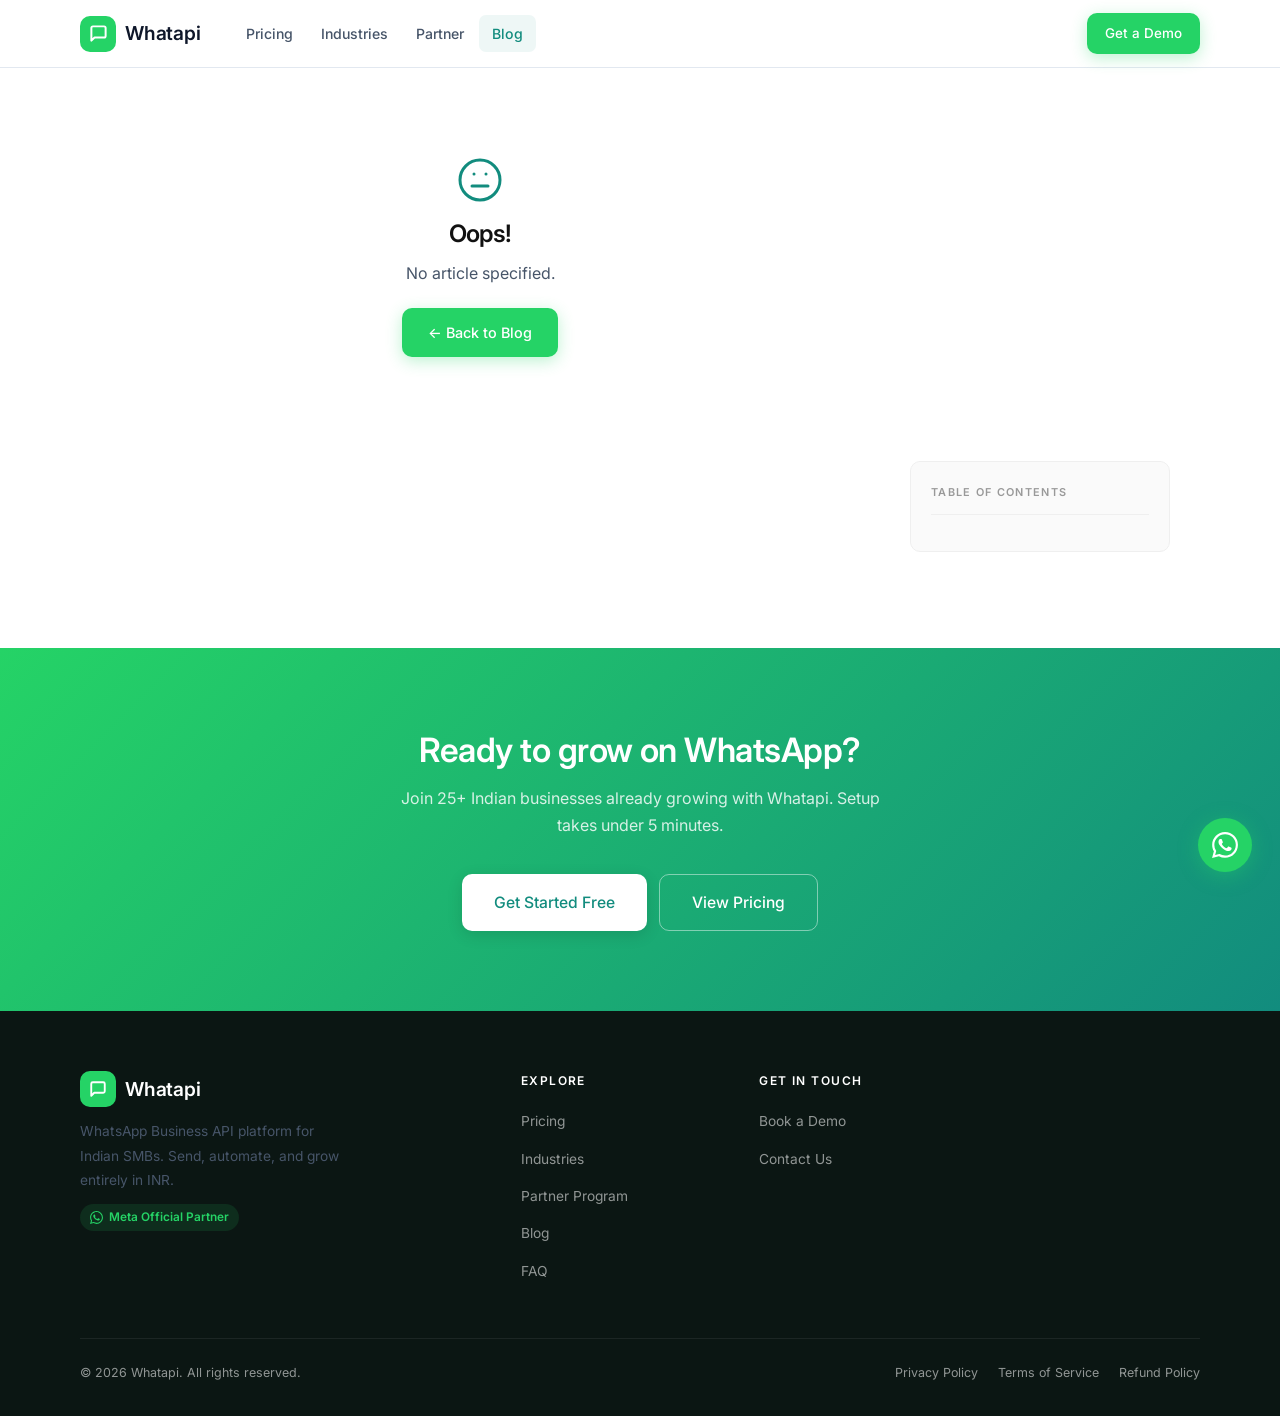
<file: blog/post.html>
<!DOCTYPE html>
<html lang="en">
<head>
  <meta charset="UTF-8" />
  <meta name="viewport" content="width=device-width, initial-scale=1.0" />

  <!-- SEO: dynamically updated by JS -->
  <title id="pageTitle">Loading… | Whatapi Blog</title>
  <meta name="description"       id="metaDesc"    content="" />
  <meta name="keywords"          id="metaKw"      content="WhatsApp marketing, WhatsApp API India" />
  <link rel="canonical"          id="canonical"   href="https://whatapi.in/blog/" />

  <!-- Open Graph (dynamically updated) -->
  <meta property="og:type"        content="article" />
  <meta property="og:site_name"   content="Whatapi" />
  <meta property="og:locale"      content="en_IN" />
  <meta property="og:url"         id="ogUrl"       content="" />
  <meta property="og:title"       id="ogTitle"     content="" />
  <meta property="og:description" id="ogDesc"      content="" />
  <meta property="og:image"       id="ogImage"     content="https://whatapi.in/assets/images/og-blog.png" />
  <meta property="article:author" id="ogAuthor"    content="" />
  <meta property="article:published_time" id="ogDate" content="" />
  <meta property="article:section"        id="ogSection" content="" />

  <!-- Twitter Card -->
  <meta name="twitter:card"        content="summary_large_image" />
  <meta name="twitter:title"       id="twTitle"    content="" />
  <meta name="twitter:description" id="twDesc"     content="" />
  <meta name="twitter:image"       id="twImage"    content="https://whatapi.in/assets/images/og-blog.png" />

  <!-- JSON-LD Structured Data (dynamically updated) -->
  <script type="application/ld+json" id="jsonLd">{}</script>

  <!-- Fonts -->
     <link rel="icon" type="image/svg+xml" href="../assets/icons/favicon.svg">

  <link rel="preconnect" href="https://fonts.googleapis.com" />
  <link rel="preconnect" href="https://fonts.gstatic.com" crossorigin />
  <link href="https://fonts.googleapis.com/css2?family=Inter:wght@400;500;600&display=swap" rel="stylesheet" />

  <!-- Styles -->
  <link rel="stylesheet" href="../styles/main.css" />
</head>
<body>

<!-- Reading progress bar -->
<div class="reading-progress" id="readingProgress" role="progressbar" aria-label="Reading progress" aria-valuenow="0" aria-valuemin="0" aria-valuemax="100"></div>

<!-- ══════════════════════════════════════════════════════════
     NAVBAR
═══════════════════════════════════════════════════════════ -->
<header class="navbar">
  <div class="container">
    <a href="../index.html" class="nav-logo">
      <div class="logo-icon">
        <svg width="19" height="19" viewBox="0 0 24 24" fill="none" stroke="#fff" stroke-width="2.5" stroke-linecap="round" stroke-linejoin="round">
          <path d="M21 15a2 2 0 0 1-2 2H7l-4 4V5a2 2 0 0 1 2-2h14a2 2 0 0 1 2 2z"/>
        </svg>
      </div>
      Whatapi
    </a>

    <nav class="nav-links" aria-label="Main navigation">
      <div class="nav-item"><a href="../pages/pricing.html">Pricing</a></div>
      <div class="nav-item"><a href="../pages/industries.html">Industries</a></div>
      <div class="nav-item"><a href="../pages/partner.html">Partner</a></div>
      <div class="nav-item"><a href="index.html" class="nav-active">Blog</a></div>
    </nav>

      <div class="nav-cta">
      <a href="../pages/contact.html" class="btn btn-primary btn-sm">Get a Demo</a>
    </div>

    <button class="hamburger" id="hamburger" aria-label="Toggle menu">
      <span></span><span></span><span></span>
    </button>
  </div>
</header>

<div class="mobile-menu" id="mobileMenu">
  <a href="../pages/pricing.html"><svg width="16" height="16" viewBox="0 0 24 24" fill="none" stroke="var(--color-accent)" stroke-width="2" stroke-linecap="round" stroke-linejoin="round"><path d="M20.59 13.41l-7.17 7.17a2 2 0 01-2.83 0L2 12V2h10l8.59 8.59a2 2 0 010 2.82z"/><line x1="7" y1="7" x2="7.01" y2="7"/></svg> Pricing</a>
  <a href="../pages/industries.html"><svg width="16" height="16" viewBox="0 0 24 24" fill="none" stroke="var(--color-accent)" stroke-width="2" stroke-linecap="round" stroke-linejoin="round"><polygon points="12 2 2 7 12 12 22 7 12 2"/><polyline points="2 17 12 22 22 17"/><polyline points="2 12 12 17 22 12"/></svg> Industries</a>
  <a href="../pages/partner.html"><svg width="16" height="16" viewBox="0 0 24 24" fill="none" stroke="var(--color-accent)" stroke-width="2" stroke-linecap="round" stroke-linejoin="round"><path d="M17 21v-2a4 4 0 00-4-4H5a4 4 0 00-4 4v2"/><circle cx="9" cy="7" r="4"/><path d="M23 21v-2a4 4 0 00-3-3.87"/><path d="M16 3.13a4 4 0 010 7.75"/></svg> Partner</a>
  <a href="index.html"><svg width="16" height="16" viewBox="0 0 24 24" fill="none" stroke="var(--color-accent)" stroke-width="2" stroke-linecap="round" stroke-linejoin="round"><path d="M14 2H6a2 2 0 00-2 2v16a2 2 0 002 2h12a2 2 0 002-2V8z"/><polyline points="14 2 14 8 20 8"/><line x1="16" y1="13" x2="8" y2="13"/><line x1="16" y1="17" x2="8" y2="17"/></svg> Blog</a>
  <div class="mobile-cta">
    <a href="../pages/contact.html" class="btn btn-primary full-width">Get a Demo</a>
  </div>
</div>


<!-- ══════════════════════════════════════════════════════════
     POST HERO
═══════════════════════════════════════════════════════════ -->
<div class="post-hero" id="postHero">
  <!-- Hero image: full-width, above all text -->
  <div id="postThumbnailWrap">
    <div class="skeleton" style="width:100%;aspect-ratio:16/7;border-radius:0;display:block;"></div>
  </div>

  <div class="container">
    <div id="postHeroContent" class="post-hero-inner">
      <!-- Skeleton while loading -->
      <div style="margin-bottom:16px;">
        <div class="skeleton" style="height:14px;width:220px;margin-bottom:20px;border-radius:4px;"></div>
        <div class="skeleton" style="height:36px;width:90%;margin-bottom:10px;border-radius:6px;"></div>
        <div class="skeleton" style="height:36px;width:70%;margin-bottom:20px;border-radius:6px;"></div>
        <div class="skeleton" style="height:16px;width:80%;margin-bottom:8px;border-radius:4px;"></div>
        <div class="skeleton" style="height:16px;width:65%;margin-bottom:28px;border-radius:4px;"></div>
        <div class="skeleton" style="height:1px;width:100%;margin-bottom:20px;"></div>
        <div class="skeleton" style="height:40px;width:300px;border-radius:8px;"></div>
      </div>
    </div>
  </div>
</div>


<!-- ══════════════════════════════════════════════════════════
     POST BODY
═══════════════════════════════════════════════════════════ -->
<div class="post-body">
  <div class="container">
    <div class="post-layout" id="postLayout">

      <!-- Article -->
      <article id="postArticle">
        <div class="post-content" id="postContent">
          <!-- Skeleton lines -->
          <div class="skeleton" style="height:16px;width:100%;margin-bottom:10px;border-radius:4px;"></div>
          <div class="skeleton" style="height:16px;width:92%;margin-bottom:10px;border-radius:4px;"></div>
          <div class="skeleton" style="height:16px;width:85%;margin-bottom:24px;border-radius:4px;"></div>
          <div class="skeleton" style="height:26px;width:55%;margin-bottom:14px;border-radius:5px;"></div>
          <div class="skeleton" style="height:16px;width:100%;margin-bottom:10px;border-radius:4px;"></div>
          <div class="skeleton" style="height:16px;width:88%;margin-bottom:10px;border-radius:4px;"></div>
          <div class="skeleton" style="height:16px;width:95%;margin-bottom:10px;border-radius:4px;"></div>
          <div class="skeleton" style="height:16px;width:75%;margin-bottom:24px;border-radius:4px;"></div>
        </div>
        <div id="authorBio"></div>
      </article>

      <!-- TOC Sidebar (desktop only) -->
      <aside class="post-toc-col" id="tocCol" aria-label="Table of contents">
        <div class="toc-card">
          <div class="toc-title">Table of Contents</div>
          <nav class="toc-list" id="tocList"></nav>
        </div>
      </aside>

    </div>
  </div>
</div>


<!-- ══════════════════════════════════════════════════════════
     RELATED POSTS
═══════════════════════════════════════════════════════════ -->
<section class="related-posts" id="relatedSection" style="display:none;">
  <div class="container">
    <div class="section-header" style="text-align:left;margin-bottom:0;">
      <span class="section-label">Keep Reading</span>
      <h2>Related Articles</h2>
    </div>
    <div class="related-grid" id="relatedGrid"></div>
  </div>
</section>


<!-- ══════════════════════════════════════════════════════════
     CTA BANNER
═══════════════════════════════════════════════════════════ -->
<section class="cta-banner">
  <div class="container">
    <h2>Ready to grow on WhatsApp?</h2>
    <p>Join 25+ Indian businesses already growing with Whatapi. Setup takes under 5 minutes.</p>
    <div class="cta-banner-actions">
      <a href="../pages/contact.html" class="btn btn-white btn-lg">Get Started Free</a>
      <a href="../pages/pricing.html" class="btn btn-ghost btn-lg">View Pricing</a>
    </div>
  </div>
</section>


<!-- ══════════════════════════════════════════════════════════
     FOOTER
═══════════════════════════════════════════════════════════ -->
<footer class="footer">
  <div class="container">
    <div class="footer-grid">
      <div class="footer-brand">
        <a href="../index.html" class="nav-logo">
          <div class="logo-icon">
            <svg width="18" height="18" viewBox="0 0 24 24" fill="none" stroke="#fff" stroke-width="2.5" stroke-linecap="round" stroke-linejoin="round"><path d="M21 15a2 2 0 0 1-2 2H7l-4 4V5a2 2 0 0 1 2-2h14a2 2 0 0 1 2 2z"/></svg>
          </div>
          Whatapi
        </a>
        <p>WhatsApp Business API platform for Indian SMBs. Send, automate, and grow entirely in INR.</p>
        <div class="wa-badge">
          <svg width="13" height="13" viewBox="0 0 24 24" fill="currentColor"><path d="M17.472 14.382c-.297-.149-1.758-.867-2.03-.967-.273-.099-.471-.148-.67.15-.197.297-.767.966-.94 1.164-.173.199-.347.223-.644.075-.297-.15-1.255-.463-2.39-1.475-.883-.788-1.48-1.761-1.653-2.059-.173-.297-.018-.458.13-.606.134-.133.298-.347.446-.52.149-.174.198-.298.298-.497.099-.198.05-.371-.025-.52-.075-.149-.669-1.612-.916-2.207-.242-.579-.487-.5-.669-.51-.173-.008-.371-.01-.57-.01-.198 0-.52.074-.792.372-.272.297-1.04 1.016-1.04 2.479 0 1.462 1.065 2.875 1.213 3.074.149.198 2.096 3.2 5.077 4.487.709.306 1.262.489 1.694.625.712.227 1.36.195 1.871.118.571-.085 1.758-.719 2.006-1.413.248-.694.248-1.289.173-1.413-.074-.124-.272-.198-.57-.347m-5.421 7.403h-.004a9.87 9.87 0 01-5.031-1.378l-.361-.214-3.741.982.998-3.648-.235-.374a9.86 9.86 0 01-1.51-5.26c.001-5.45 4.436-9.884 9.888-9.884 2.64 0 5.122 1.03 6.988 2.898a9.825 9.825 0 012.893 6.994c-.003 5.45-4.437 9.884-9.885 9.884m8.413-18.297A11.815 11.815 0 0012.05 0C5.495 0 .16 5.335.157 11.892c0 2.096.547 4.142 1.588 5.945L.057 24l6.305-1.654a11.882 11.882 0 005.683 1.448h.005c6.554 0 11.89-5.335 11.893-11.893a11.821 11.821 0 00-3.48-8.413Z"/></svg>
          Meta Official Partner
        </div>
      </div>
      <div class="footer-col">
        <h4>Explore</h4>
        <ul>
          <li><a href="../pages/pricing.html">Pricing</a></li>
          <li><a href="../pages/industries.html">Industries</a></li>
          <li><a href="../pages/partner.html">Partner Program</a></li>
          <li><a href="index.html">Blog</a></li>
          <li><a href="../pages/faq.html">FAQ</a></li>
        </ul>
      </div>
      <div class="footer-col">
        <h4>Get in Touch</h4>
        <ul>
          <li><a href="../pages/contact.html">Book a Demo</a></li>
          <li><a href="../pages/contact.html">Contact Us</a></li>
        </ul>
      </div>
    </div>
    <div class="footer-bottom">
      <span>© 2026 Whatapi. All rights reserved.</span>
      <div class="footer-legal">
        <a href="../pages/coming-soon.html">Privacy Policy</a>
        <a href="../pages/coming-soon.html">Terms of Service</a>
        <a href="../pages/coming-soon.html">Refund Policy</a>
      </div>
    </div>
  </div>
</footer>

<div class="wa-float">
  <span class="wa-float-label">Chat with us</span>
  <a href="https://wa.me/918369693412" class="wa-float-btn" target="_blank" rel="noopener" aria-label="Chat on WhatsApp">
    <svg width="26" height="26" viewBox="0 0 24 24" fill="#fff"><path d="M17.472 14.382c-.297-.149-1.758-.867-2.03-.967-.273-.099-.471-.148-.67.15-.197.297-.767.966-.94 1.164-.173.199-.347.223-.644.075-.297-.15-1.255-.463-2.39-1.475-.883-.788-1.48-1.761-1.653-2.059-.173-.297-.018-.458.13-.606.134-.133.298-.347.446-.52.149-.174.198-.298.298-.497.099-.198.05-.371-.025-.52-.075-.149-.669-1.612-.916-2.207-.242-.579-.487-.5-.669-.51-.173-.008-.371-.01-.57-.01-.198 0-.52.074-.792.372-.272.297-1.04 1.016-1.04 2.479 0 1.462 1.065 2.875 1.213 3.074.149.198 2.096 3.2 5.077 4.487.709.306 1.262.489 1.694.625.712.227 1.36.195 1.871.118.571-.085 1.758-.719 2.006-1.413.248-.694.248-1.289.173-1.413-.074-.124-.272-.198-.57-.347m-5.421 7.403h-.004a9.87 9.87 0 01-5.031-1.378l-.361-.214-3.741.982.998-3.648-.235-.374a9.86 9.86 0 01-1.51-5.26c.001-5.45 4.436-9.884 9.888-9.884 2.64 0 5.122 1.03 6.988 2.898a9.825 9.825 0 012.893 6.994c-.003 5.45-4.437 9.884-9.885 9.884m8.413-18.297A11.815 11.815 0 0012.05 0C5.495 0 .16 5.335.157 11.892c0 2.096.547 4.142 1.588 5.945L.057 24l6.305-1.654a11.882 11.882 0 005.683 1.448h.005c6.554 0 11.89-5.335 11.893-11.893a11.821 11.821 0 00-3.48-8.413Z"/></svg>
  </a>
</div>


<script>
/* ── Config ─────────────────────────────────────────────────── */
const API_BASE    = '/backend/api';
const SITE_URL    = 'https://whatapi.in';
const SITE_NAME   = 'Whatapi';

/* ── Sample Post Data (fallback) ────────────────────────────── */
const SAMPLE_POSTS = {
  'whatsapp-marketing-strategy-2026': {
    id: 1,
    slug: 'whatsapp-marketing-strategy-2026',
    title: 'How to Build a WhatsApp Marketing Strategy in 2026 A Complete Guide',
    excerpt: 'WhatsApp has a 98% open rate. But fewer than 10% of businesses actually see a positive ROI. Here\'s how to build a strategy that drives real revenue, not just opens.',
    content: `
      <h2>Why Most WhatsApp Marketing Fails</h2>
      <p>Did you know that while WhatsApp messages boast a staggering 98% open rate, fewer than 10% of businesses actually see a positive ROI? The reality is a "read" receipt doesn't equal revenue. Without the right system, you're not marketing you're gambling with Meta's strict spam filters.</p>
      <p>WhatsApp marketing isn't just "write and send." It's a science. In this guide, you'll learn how to build a high-converting WhatsApp marketing strategy from cold outreach to D2C and service businesses that drives real revenue, not just opens.</p>

      <h2>WhatsApp Marketing in 2026: The Numbers</h2>
      <p>Let me show you why WhatsApp channel deserves its own strategy. WhatsApp has 2.5 billion monthly active users. These are official stats as per <a href="#">ROCID</a>:</p>
      <table>
        <thead><tr><th>Metric</th><th>WhatsApp</th><th>Email</th><th>SMS</th></tr></thead>
        <tbody>
          <tr><td>Open Rate</td><td><strong>98%</strong></td><td>20–25%</td><td>18%</td></tr>
          <tr><td>Click-Through Rate</td><td><strong>45–60%</strong></td><td>2–3%</td><td>6–8%</td></tr>
          <tr><td>Avg. Response Time</td><td><strong>90 seconds</strong></td><td>90 minutes</td><td>3 minutes</td></tr>
        </tbody>
      </table>
      <p>Your customers are already there. The question is: are you reaching them the right way?</p>

      <div class="post-cta-box">
        <h3>Start your WhatsApp marketing journey today</h3>
        <p>Set up your first broadcast campaign in under 5 minutes free trial, no credit card needed.</p>
        <a href="../pages/contact.html" class="btn btn-white">Start Free Trial →</a>
      </div>

      <h2>Common Mistakes Killing Your WhatsApp Marketing Strategy</h2>
      <p>Let's start with a quick reality check before we dive into the good stuff.</p>

      <h3>1. Sending Without Opt-In</h3>
      <p>This is the #1 mistake. WhatsApp has a zero-tolerance policy for unsolicited messages. Always collect explicit opt-in a checkbox at checkout, a "Get Updates on WhatsApp" button, or a Click-to-WhatsApp ad.</p>

      <h3>2. Using the Wrong Account Type</h3>
      <p>The WhatsApp Business App caps you at 256 contacts per broadcast and blocks automation. If you're serious about marketing, you need the WhatsApp Business API which Whatapi provides.</p>

      <h3>3. Ignoring Template Message Rules</h3>
      <p>Template messages must be pre-approved by Meta. Generic, promotional-sounding templates get rejected. Learn how to write templates that pass review we cover this in detail below.</p>

      <h2>Building Your WhatsApp Marketing Funnel</h2>
      <p>A great WhatsApp marketing strategy mirrors a traditional sales funnel, but moves 10× faster.</p>

      <h3>Stage 1: Awareness Growing Your Subscriber List</h3>
      <p>Before you can market, you need contacts. Here's how Indian businesses are building their WhatsApp lists:</p>
      <ul>
        <li><strong>Website widget:</strong> A floating WhatsApp button + opt-in popup</li>
        <li><strong>Click-to-WhatsApp ads:</strong> Run Facebook/Instagram ads that open directly in WhatsApp</li>
        <li><strong>QR codes:</strong> On packaging, invoices, and in-store displays</li>
        <li><strong>Checkout opt-in:</strong> "Get your order updates on WhatsApp" checkbox</li>
        <li><strong>Lead magnets:</strong> "Download our free lookbook on WhatsApp"</li>
      </ul>

      <h3>Stage 2: Engagement Sending the Right Messages</h3>
      <p>Not all WhatsApp messages are equal. There are two types you need to understand:</p>
      <blockquote>
        <p>Template messages (outbound) are pre-approved and can be sent anytime. Session messages (inbound replies) are free-form and must be sent within 24 hours of a customer message.</p>
      </blockquote>
      <p>The key to high engagement is personalization. Use the customer's name, reference their last order, and segment your broadcasts by purchase history or location.</p>

      <h3>Stage 3: Conversion Turning Chats into Sales</h3>
      <p>This is where WhatsApp truly shines. Unlike email, WhatsApp allows real-time back-and-forth. Use automation to handle common questions, but always have a human ready to close high-value deals.</p>

      <h2>Your 30-Day WhatsApp Marketing Roadmap</h2>
      <p>Here's exactly what to do in your first 30 days:</p>
      <ul>
        <li><strong>Days 1–7:</strong> Set up your WhatsApp API account, verify your business, create your first 3 template messages</li>
        <li><strong>Days 8–14:</strong> Run a Click-to-WhatsApp ad to collect your first 500 subscribers</li>
        <li><strong>Days 15–21:</strong> Send your first broadcast campaign, measure open and click rates</li>
        <li><strong>Days 22–30:</strong> Build your first automation flow (welcome message + FAQ chatbot)</li>
      </ul>

      <h2>Key Metrics to Track</h2>
      <p>Don't just look at open rates. These are the metrics that actually matter:</p>
      <ul>
        <li><strong>Reply Rate:</strong> % of recipients who respond (target: >15%)</li>
        <li><strong>Click-Through Rate:</strong> % who click your link (target: >30%)</li>
        <li><strong>Opt-Out Rate:</strong> % who unsubscribe (keep this below 2%)</li>
        <li><strong>Revenue per Message:</strong> Total revenue ÷ messages sent</li>
      </ul>
    `,
    category: 'WhatsApp Marketing',
    author_name: 'Priya Sharma',
    author_role: 'Marketing Lead at Whatapi',
    author_bio: 'Priya has helped 500+ Indian businesses build their WhatsApp marketing strategy. She writes about growth, automation, and customer engagement.',
    author_linkedin: 'https://linkedin.com/in/priya-sharma',
    author_twitter: 'https://x.com/priyasharma',
    published_at: '2026-04-20',
    read_time: 8,
    thumbnail: null,
    emoji: '📢',
    tags: ['WhatsApp Marketing', 'Strategy', 'India', 'SMB', 'Broadcast'],
    related_slugs: ['whatsapp-broadcast-tips-india', 'whatsapp-template-messages-guide', 'whatsapp-api-vs-business-app'],
  },
};

/* ── Category Colors ────────────────────────────────────────── */
const CAT_COLORS = {
  'WhatsApp Marketing': '#25D366',
  'Business Tips':      '#6366F1',
  'Case Studies':       '#F59E0B',
  'How-To Guides':      '#EC4899',
  'Platform Updates':   '#128C7E',
  'E-commerce':         '#EF4444',
  'Education':          '#8B5CF6',
};

const BLOG_ICONS = {
  '📢': `<svg width="48" height="48" viewBox="0 0 24 24" fill="none" stroke="var(--color-accent)" stroke-width="1.5" stroke-linecap="round" stroke-linejoin="round"><line x1="22" y1="2" x2="11" y2="13"/><polygon points="22 2 15 22 11 13 2 9 22 2"/></svg>`,
  '📣': `<svg width="48" height="48" viewBox="0 0 24 24" fill="none" stroke="var(--color-accent)" stroke-width="1.5" stroke-linecap="round" stroke-linejoin="round"><polygon points="11 5 6 9 2 9 2 15 6 15 11 19 11 5"/><path d="M19.07 4.93a10 10 0 010 14.14M15.54 8.46a5 5 0 010 7.07"/></svg>`,
  '🛒': `<svg width="48" height="48" viewBox="0 0 24 24" fill="none" stroke="var(--color-accent)" stroke-width="1.5" stroke-linecap="round" stroke-linejoin="round"><circle cx="9" cy="21" r="1"/><circle cx="20" cy="21" r="1"/><path d="M1 1h4l2.68 13.39a2 2 0 001.99 1.61h9.72a2 2 0 001.98-1.68l1.6-10.32H6"/></svg>`,
  '🤖': `<svg width="48" height="48" viewBox="0 0 24 24" fill="none" stroke="var(--color-accent)" stroke-width="1.5" stroke-linecap="round" stroke-linejoin="round"><rect x="4" y="4" width="16" height="16" rx="2" ry="2"/><rect x="9" y="9" width="6" height="6"/><line x1="9" y1="1" x2="9" y2="4"/><line x1="15" y1="1" x2="15" y2="4"/><line x1="9" y1="20" x2="9" y2="23"/><line x1="15" y1="20" x2="15" y2="23"/><line x1="20" y1="9" x2="23" y2="9"/><line x1="20" y1="14" x2="23" y2="14"/><line x1="1" y1="9" x2="4" y2="9"/><line x1="1" y1="14" x2="4" y2="14"/></svg>`,
  '💡': `<svg width="48" height="48" viewBox="0 0 24 24" fill="none" stroke="var(--color-accent)" stroke-width="1.5" stroke-linecap="round" stroke-linejoin="round"><polygon points="13 2 3 14 12 14 11 22 21 10 12 10 13 2"/></svg>`,
  '🛍️': `<svg width="48" height="48" viewBox="0 0 24 24" fill="none" stroke="var(--color-accent)" stroke-width="1.5" stroke-linecap="round" stroke-linejoin="round"><rect x="3" y="3" width="7" height="7"/><rect x="14" y="3" width="7" height="7"/><rect x="14" y="14" width="7" height="7"/><rect x="3" y="14" width="7" height="7"/></svg>`,
  '🚀': `<svg width="48" height="48" viewBox="0 0 24 24" fill="none" stroke="var(--color-accent)" stroke-width="1.5" stroke-linecap="round" stroke-linejoin="round"><polyline points="23 6 13.5 15.5 8.5 10.5 1 18"/><polyline points="17 6 23 6 23 12"/></svg>`,
  '🏠': `<svg width="48" height="48" viewBox="0 0 24 24" fill="none" stroke="var(--color-accent)" stroke-width="1.5" stroke-linecap="round" stroke-linejoin="round"><path d="M3 9l9-7 9 7v11a2 2 0 01-2 2H5a2 2 0 01-2-2z"/><polyline points="9 22 9 12 15 12 15 22"/></svg>`,
  '📝': `<svg width="48" height="48" viewBox="0 0 24 24" fill="none" stroke="var(--color-accent)" stroke-width="1.5" stroke-linecap="round" stroke-linejoin="round"><path d="M14 2H6a2 2 0 00-2 2v16a2 2 0 002 2h12a2 2 0 002-2V8z"/><polyline points="14 2 14 8 20 8"/><line x1="16" y1="13" x2="8" y2="13"/><line x1="16" y1="17" x2="8" y2="17"/></svg>`,
  '🔍': `<svg width="48" height="48" viewBox="0 0 24 24" fill="none" stroke="var(--color-accent)" stroke-width="1.5" stroke-linecap="round" stroke-linejoin="round"><circle cx="11" cy="11" r="8"/><line x1="21" y1="21" x2="16.65" y2="16.65"/></svg>`,
};

/* ── Boot ───────────────────────────────────────────────────── */
document.addEventListener('DOMContentLoaded', async () => {
  initNav();
  initProgress();

  const slug = new URLSearchParams(location.search).get('slug');
  if (!slug) { showError('No article specified.'); return; }

  const post = await fetchPost(slug);
  if (!post) { showError('Article not found.'); return; }

  renderPost(post);
  renderTOC();
  initTOCHighlight();
  renderRelated(post);
  updateSEO(post);
});

/* ── Fetch Post ─────────────────────────────────────────────── */
async function fetchPost(slug) {
  if (API_BASE) {
    try {
      const res  = await fetch(`${API_BASE}/post.php?slug=${encodeURIComponent(slug)}`);
      const data = await res.json();
      if (data.post) return data.post;
    } catch {}
  }
  return SAMPLE_POSTS[slug] || null;
}

/* ── Render Post ────────────────────────────────────────────── */
function renderPost(p) {
  const catColor = CAT_COLORS[p.category] || '#128C7E';
  const dateStr  = formatDate(p.published_at);
  const initial  = p.author_name.charAt(0).toUpperCase();
  const postUrl  = `${SITE_URL}/blog/post.html?slug=${p.slug}`;

  /* Hero */
  document.getElementById('postHeroContent').innerHTML = `
    <div class="post-breadcrumb-row">
      <nav class="post-breadcrumb" aria-label="Breadcrumb">
        <a href="../index.html">Home</a>
        <svg width="12" height="12" viewBox="0 0 24 24" fill="none" stroke="currentColor" stroke-width="2" stroke-linecap="round" stroke-linejoin="round" aria-hidden="true"><polyline points="9 18 15 12 9 6"/></svg>
        <a href="index.html">Blog</a>
        <svg width="12" height="12" viewBox="0 0 24 24" fill="none" stroke="currentColor" stroke-width="2" stroke-linecap="round" stroke-linejoin="round" aria-hidden="true"><polyline points="9 18 15 12 9 6"/></svg>
        <span>${escHtml(p.category)}</span>
      </nav>
      ${p.id ? `<a href="/backend/admin/editor.php?id=${p.id}" class="post-admin-link" title="Edit this post in Admin">
        <span class="post-status-dot${p.status === 'published' ? ' is-live' : ''}"></span>
        ${p.status === 'published' ? 'Published' : 'Draft'}
        <svg width="11" height="11" viewBox="0 0 24 24" fill="none" stroke="currentColor" stroke-width="2" stroke-linecap="round" stroke-linejoin="round"><path d="M11 4H4a2 2 0 0 0-2 2v14a2 2 0 0 0 2 2h14a2 2 0 0 0 2-2v-7"/><path d="M18.5 2.5a2.121 2.121 0 0 1 3 3L12 15l-4 1 1-4 9.5-9.5z"/></svg>
      </a>` : ''}
    </div>

    <span class="post-hero-cat" style="background:${hexToRgba(catColor,.12)};color:${catColor}">${escHtml(p.category)}</span>
    <h1>${escHtml(p.title)}</h1>
    <p class="post-hero-excerpt">${escHtml(p.excerpt)}</p>

    <div class="post-meta-bar">
      <div class="post-author-wrap">
        <div class="post-author-avatar" aria-hidden="true">${initial}</div>
        <div>
          <div class="post-author-name">${escHtml(p.author_name)}</div>
          ${p.author_role ? `<div class="post-author-role">${escHtml(p.author_role)}</div>` : ''}
        </div>
      </div>
      <span class="post-meta-sep" aria-hidden="true">·</span>
      <div class="post-meta-item">
        <svg width="13" height="13" viewBox="0 0 24 24" fill="none" stroke="currentColor" stroke-width="2" stroke-linecap="round" stroke-linejoin="round" aria-hidden="true"><rect x="3" y="4" width="18" height="18" rx="2" ry="2"/><line x1="16" y1="2" x2="16" y2="6"/><line x1="8" y1="2" x2="8" y2="6"/><line x1="3" y1="10" x2="21" y2="10"/></svg>
        <time datetime="${p.published_at}">${dateStr}</time>
      </div>
      <span class="post-meta-sep" aria-hidden="true">·</span>
      <div class="post-meta-item">
        <svg width="13" height="13" viewBox="0 0 24 24" fill="none" stroke="currentColor" stroke-width="2" stroke-linecap="round" stroke-linejoin="round" aria-hidden="true"><circle cx="12" cy="12" r="10"/><polyline points="12 6 12 12 16 14"/></svg>
        ${p.read_time} min read
      </div>
    </div>`;

  /* Thumbnail */
  const tw = document.getElementById('postThumbnailWrap');
  if (p.thumbnail_url) {
    tw.className = 'post-thumbnail-wrap';
    tw.innerHTML = `<img src="${p.thumbnail_url}" alt="${escHtml(p.title)}" width="1200" height="450" loading="eager" />`;
  } else {
    tw.className = 'post-thumbnail-wrap';
    tw.innerHTML = `<div class="post-icon-placeholder">${BLOG_ICONS[p.emoji] || BLOG_ICONS['📝']}</div>`;
  }

  /* Content */
  document.getElementById('postContent').innerHTML = (p.content || '') + renderTags(p.tags || []);

  /* Author bio */
  if (p.author_bio) {
    const socials = [
      p.author_linkedin ? `<a class="author-social-link" href="${escHtml(p.author_linkedin)}" target="_blank" rel="noopener" aria-label="LinkedIn">
        <svg width="13" height="13" viewBox="0 0 24 24" fill="currentColor"><path d="M16 8a6 6 0 0 1 6 6v7h-4v-7a2 2 0 0 0-2-2 2 2 0 0 0-2 2v7h-4v-7a6 6 0 0 1 6-6zM2 9h4v12H2z"/><circle cx="4" cy="4" r="2"/></svg>
        LinkedIn
      </a>` : '',
      p.author_twitter ? `<a class="author-social-link" href="${escHtml(p.author_twitter)}" target="_blank" rel="noopener" aria-label="X / Twitter">
        <svg width="13" height="13" viewBox="0 0 24 24" fill="currentColor"><path d="M18.244 2.25h3.308l-7.227 8.26 8.502 11.24H16.17l-4.714-6.231-5.401 6.231H2.746l7.73-8.835L1.254 2.25H8.08l4.253 5.622zm-1.161 17.52h1.833L7.084 4.126H5.117z"/></svg>
        X / Twitter
      </a>` : '',
    ].filter(Boolean).join('');

    document.getElementById('authorBio').innerHTML = `
      <div class="author-bio">
        <div class="author-bio-avatar" aria-hidden="true">${initial}</div>
        <div>
          <div class="author-bio-label">Written by</div>
          <div class="author-bio-name">${escHtml(p.author_name)}</div>
          ${p.author_role ? `<div class="author-bio-role">${escHtml(p.author_role)}</div>` : ''}
          <p class="author-bio-text">${escHtml(p.author_bio)}</p>
          ${socials ? `<div class="author-bio-socials">${socials}</div>` : ''}
        </div>
      </div>`;
  }
}

function renderTags(tags) {
  if (!tags.length) return '';
  return `<div class="post-tags">${tags.map(t => `<span class="post-tag">#${escHtml(t)}</span>`).join('')}</div>`;
}

/* ── SEO ────────────────────────────────────────────────────── */
function updateSEO(p) {
  const postUrl  = `${SITE_URL}/blog/post.html?slug=${p.slug}`;
  const imgUrl   = p.thumbnail_url || `${SITE_URL}/assets/images/og-blog.png`;
  const desc     = p.meta_description || p.excerpt;
  const title    = `${p.title} | ${SITE_NAME} Blog`;

  document.getElementById('pageTitle').textContent   = title;
  document.getElementById('metaDesc').content        = desc;
  document.getElementById('canonical').href          = postUrl;
  document.getElementById('ogUrl').content           = postUrl;
  document.getElementById('ogTitle').content         = p.title;
  document.getElementById('ogDesc').content          = desc;
  document.getElementById('ogImage').content         = imgUrl;
  document.getElementById('ogAuthor').content        = p.author_name;
  document.getElementById('ogDate').content          = p.published_at;
  document.getElementById('ogSection').content       = p.category;
  document.getElementById('twTitle').content         = p.title;
  document.getElementById('twDesc').content          = desc;
  document.getElementById('twImage').content         = imgUrl;

  /* BlogPosting JSON-LD */
  const ld = {
    '@context': 'https://schema.org',
    '@type': 'BlogPosting',
    'headline': p.title,
    'description': p.excerpt,
    'image': imgUrl,
    'url': postUrl,
    'datePublished': p.published_at,
    'dateModified': p.updated_at || p.published_at,
    'author': {
      '@type': 'Person',
      'name': p.author_name,
    },
    'publisher': {
      '@type': 'Organization',
      'name': SITE_NAME,
      'logo': { '@type': 'ImageObject', 'url': `${SITE_URL}/assets/images/logo.png` },
    },
    'articleSection': p.category,
    'keywords': (p.tags || []).join(', '),
    'inLanguage': 'en-IN',
    'mainEntityOfPage': { '@type': 'WebPage', '@id': postUrl },
  };

  /* BreadcrumbList JSON-LD */
  const breadcrumb = {
    '@context': 'https://schema.org',
    '@type': 'BreadcrumbList',
    'itemListElement': [
      { '@type': 'ListItem', 'position': 1, 'name': 'Home',   'item': SITE_URL },
      { '@type': 'ListItem', 'position': 2, 'name': 'Blog',   'item': `${SITE_URL}/blog/` },
      { '@type': 'ListItem', 'position': 3, 'name': p.title,  'item': postUrl },
    ],
  };

  document.getElementById('jsonLd').textContent = JSON.stringify([ld, breadcrumb]);
}

/* ── Table of Contents ──────────────────────────────────────── */
function renderTOC() {
  const headings = document.querySelectorAll('.post-content h2, .post-content h3');
  const list     = document.getElementById('tocList');
  if (headings.length < 2) return;

  document.getElementById('tocCol').style.display = 'block';

  headings.forEach((h, i) => {
    const id = `heading-${i}`;
    h.id     = id;
    const a  = document.createElement('a');
    a.href   = `#${id}`;
    a.className = 'toc-link' + (h.tagName === 'H3' ? ' toc-h3' : '');
    a.textContent = h.textContent;
    a.addEventListener('click', e => {
      e.preventDefault();
      h.scrollIntoView({ behavior: 'smooth', block: 'start' });
    });
    list.appendChild(a);
  });
}

function initTOCHighlight() {
  const links    = document.querySelectorAll('.toc-link');
  const headings = document.querySelectorAll('.post-content h2, .post-content h3');
  if (!headings.length) return;

  const obs = new IntersectionObserver(entries => {
    entries.forEach(entry => {
      if (entry.isIntersecting) {
        links.forEach(l => l.classList.remove('active'));
        const active = document.querySelector(`.toc-link[href="#${entry.target.id}"]`);
        if (active) active.classList.add('active');
      }
    });
  }, { rootMargin: '-20% 0px -70% 0px' });

  headings.forEach(h => obs.observe(h));
}

/* ── Related Posts ──────────────────────────────────────────── */
function renderRelated(p) {
  const slugs   = p.related_slugs || [];
  const related = slugs.map(s => SAMPLE_POSTS[s]).filter(Boolean);
  if (!related.length) return;

  document.getElementById('relatedSection').style.display = 'block';
  document.getElementById('relatedGrid').innerHTML = related.map(r => `
    <article class="blog-card">
      <a href="post.html?slug=${r.slug}" class="blog-card-img-wrap" aria-label="${escHtml(r.title)}">
        <div class="blog-card-placeholder">${BLOG_ICONS[r.emoji] || BLOG_ICONS['📝']}</div>
        <span class="blog-card-cat" style="--cat-clr:${CAT_COLORS[r.category]||'#128C7E'}">${r.category}</span>
      </a>
      <div class="blog-card-body">
        <h3 class="blog-card-title"><a href="post.html?slug=${r.slug}">${escHtml(r.title)}</a></h3>
        <p class="blog-card-excerpt">${escHtml(r.excerpt)}</p>
        <div class="blog-card-meta">
          <span class="blog-card-avatar">${r.author_name.charAt(0)}</span>
          <span>${escHtml(r.author_name)}</span>
          <span class="blog-card-dot">·</span>
          <time datetime="${r.published_at}">${formatDate(r.published_at)}</time>
        </div>
      </div>
    </article>`).join('');
}

/* ── Reading Progress ───────────────────────────────────────── */
function initProgress() {
  const bar = document.getElementById('readingProgress');
  window.addEventListener('scroll', () => {
    const doc    = document.documentElement;
    const scrolled = doc.scrollTop || document.body.scrollTop;
    const total    = doc.scrollHeight - doc.clientHeight;
    const pct      = total > 0 ? Math.min(100, (scrolled / total) * 100) : 0;
    bar.style.width = pct + '%';
    bar.setAttribute('aria-valuenow', Math.round(pct));
  }, { passive: true });
}

/* ── Error State ────────────────────────────────────────────── */
function showError(msg) {
  document.getElementById('postHeroContent').innerHTML = `
    <div style="text-align:center;padding:48px 0;">
      <div style="display:flex;justify-content:center;margin-bottom:16px;"><svg width="48" height="48" viewBox="0 0 24 24" fill="none" stroke="var(--color-accent)" stroke-width="1.5" stroke-linecap="round" stroke-linejoin="round"><circle cx="12" cy="12" r="10"/><line x1="8" y1="15" x2="16" y2="15"/><line x1="9" y1="9" x2="9.01" y2="9"/><line x1="15" y1="9" x2="15.01" y2="9"/></svg></div>
      <h1 style="font-size:1.5rem;margin-bottom:12px;">Oops!</h1>
      <p>${msg}</p>
      <a href="index.html" class="btn btn-primary" style="margin-top:20px;">← Back to Blog</a>
    </div>`;
  document.getElementById('postThumbnailWrap').innerHTML = '';
  document.getElementById('postContent').innerHTML = '';
}

/* ── Helpers ────────────────────────────────────────────────── */
function formatDate(str) {
  if (!str) return '';
  return new Date(str).toLocaleDateString('en-IN', { day: 'numeric', month: 'long', year: 'numeric' });
}

function escHtml(str) {
  return String(str).replace(/&/g,'&amp;').replace(/</g,'&lt;').replace(/>/g,'&gt;').replace(/"/g,'&quot;');
}

function hexToRgba(hex, alpha) {
  const r = parseInt(hex.slice(1,3),16), g = parseInt(hex.slice(3,5),16), b = parseInt(hex.slice(5,7),16);
  return `rgba(${r},${g},${b},${alpha})`;
}

/* ── Nav ────────────────────────────────────────────────────── */
function initNav() {
  const hamburger  = document.getElementById('hamburger');
  const mobileMenu = document.getElementById('mobileMenu');
  hamburger.addEventListener('click', () => {
    const open = mobileMenu.classList.toggle('open');
    hamburger.classList.toggle('open');
    document.body.style.overflow = open ? 'hidden' : '';
  });
}
</script>

</body>
</html>
</file>
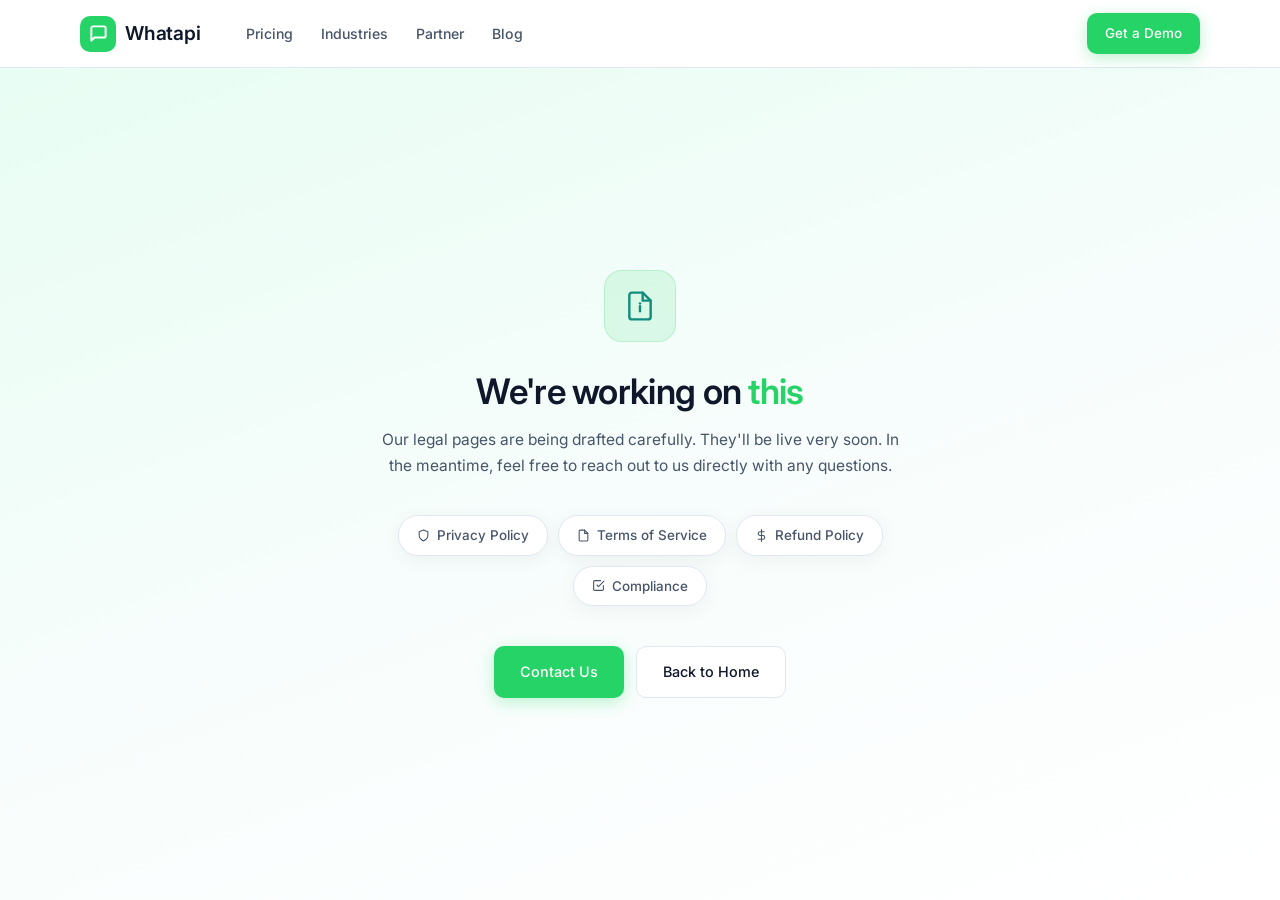
<file: pages/coming-soon.html>
<!DOCTYPE html>
<html lang="en">
<head>
  <meta charset="UTF-8" />
  <meta name="viewport" content="width=device-width, initial-scale=1.0" />
  <title>Coming Soon – Whatapi</title>
  <meta name="robots" content="noindex, nofollow" />
  <link rel="preconnect" href="https://fonts.googleapis.com" />
  <link rel="preconnect" href="https://fonts.gstatic.com" crossorigin />
  <link href="https://fonts.googleapis.com/css2?family=Inter:wght@400;500;600&display=swap" rel="stylesheet" />
    <link rel="icon" type="image/svg+xml" href="../assets/icons/favicon.svg">

  <link rel="stylesheet" href="../styles/main.css" />
  <style>
    .coming-soon-page {
      min-height: calc(100vh - var(--nav-h));
      display: flex;
      align-items: center;
      justify-content: center;
      background: linear-gradient(160deg, #e8fdf3 0%, #f7fdfc 50%, #fff 100%);
      padding: 60px 20px;
    }
    .coming-soon-card {
      text-align: center;
      max-width: 520px;
    }
    .coming-soon-icon {
      width: 72px;
      height: 72px;
      border-radius: 18px;
      background: rgba(37,211,102,.12);
      border: 1px solid rgba(37,211,102,.2);
      display: flex;
      align-items: center;
      justify-content: center;
      margin: 0 auto 28px;
    }
    .coming-soon-card h1 {
      font-size: clamp(1.6rem, 4vw, 2.2rem);
      margin-bottom: 14px;
    }
    .coming-soon-card h1 span { color: var(--color-primary); }
    .coming-soon-card > p {
      font-size: .97rem;
      color: var(--color-text-muted);
      line-height: 1.7;
      margin-bottom: 36px;
    }
    .coming-soon-pages {
      display: flex;
      flex-wrap: wrap;
      gap: 10px;
      justify-content: center;
      margin-bottom: 40px;
    }
    .coming-soon-pill {
      display: inline-flex;
      align-items: center;
      gap: 7px;
      padding: 8px 18px;
      border-radius: 20px;
      border: 1.5px solid var(--color-border);
      background: #fff;
      font-size: .84rem;
      font-weight: 500;
      color: var(--color-text-muted);
      box-shadow: var(--shadow);
    }
    .coming-soon-pill svg { flex-shrink: 0; }
    .coming-soon-actions {
      display: flex;
      gap: 12px;
      justify-content: center;
      flex-wrap: wrap;
    }
  </style>
</head>
<body>

<header class="navbar">
  <div class="container">
    <a href="../index.html" class="nav-logo">
      <div class="logo-icon">
        <svg width="19" height="19" viewBox="0 0 24 24" fill="none" stroke="#fff" stroke-width="2.5" stroke-linecap="round" stroke-linejoin="round">
          <path d="M21 15a2 2 0 0 1-2 2H7l-4 4V5a2 2 0 0 1 2-2h14a2 2 0 0 1 2 2z"/>
        </svg>
      </div>
      Whatapi
    </a>
    <nav class="nav-links">
      <div class="nav-item"><a href="pricing.html">Pricing</a></div>
      <div class="nav-item"><a href="industries.html">Industries</a></div>
      <div class="nav-item"><a href="partner.html">Partner</a></div>
      <div class="nav-item"><a href="../blog/index.html">Blog</a></div>
    </nav>
    <div class="nav-cta">
      <a href="contact.html" class="btn btn-primary btn-sm">Get a Demo</a>
    </div>
    <button class="hamburger" id="hamburger" aria-label="Toggle menu">
      <span></span><span></span><span></span>
    </button>
  </div>
</header>

<div class="mobile-menu" id="mobileMenu">
  <a href="pricing.html">Pricing</a>
  <a href="industries.html">Industries</a>
  <a href="partner.html">Partner</a>
  <a href="../blog/index.html">Blog</a>
  <div class="mobile-cta">
    <a href="contact.html" class="btn btn-primary full-width">Get a Demo</a>
  </div>
</div>


<div class="coming-soon-page">
  <div class="coming-soon-card">

    <div class="coming-soon-icon">
      <svg width="32" height="32" viewBox="0 0 24 24" fill="none" stroke="var(--color-accent)" stroke-width="1.8" stroke-linecap="round" stroke-linejoin="round">
        <path d="M14 2H6a2 2 0 0 0-2 2v16a2 2 0 0 0 2 2h12a2 2 0 0 0 2-2V8z"/>
        <polyline points="14 2 14 8 20 8"/>
        <line x1="12" y1="12" x2="12" y2="16"/>
        <line x1="12" y1="10" x2="12.01" y2="10"/>
      </svg>
    </div>

    <h1>We're working on <span>this</span></h1>
    <p>Our legal pages are being drafted carefully. They'll be live very soon. In the meantime, feel free to reach out to us directly with any questions.</p>

    <div class="coming-soon-pages">
      <span class="coming-soon-pill">
        <svg width="13" height="13" viewBox="0 0 24 24" fill="none" stroke="currentColor" stroke-width="2" stroke-linecap="round" stroke-linejoin="round"><path d="M12 22s8-4 8-10V5l-8-3-8 3v7c0 6 8 10 8 10z"/></svg>
        Privacy Policy
      </span>
      <span class="coming-soon-pill">
        <svg width="13" height="13" viewBox="0 0 24 24" fill="none" stroke="currentColor" stroke-width="2" stroke-linecap="round" stroke-linejoin="round"><path d="M14 2H6a2 2 0 0 0-2 2v16a2 2 0 0 0 2 2h12a2 2 0 0 0 2-2V8z"/><polyline points="14 2 14 8 20 8"/></svg>
        Terms of Service
      </span>
      <span class="coming-soon-pill">
        <svg width="13" height="13" viewBox="0 0 24 24" fill="none" stroke="currentColor" stroke-width="2" stroke-linecap="round" stroke-linejoin="round"><line x1="12" y1="1" x2="12" y2="23"/><path d="M17 5H9.5a3.5 3.5 0 0 0 0 7h5a3.5 3.5 0 0 1 0 7H6"/></svg>
        Refund Policy
      </span>
      <span class="coming-soon-pill">
        <svg width="13" height="13" viewBox="0 0 24 24" fill="none" stroke="currentColor" stroke-width="2" stroke-linecap="round" stroke-linejoin="round"><polyline points="9 11 12 14 22 4"/><path d="M21 12v7a2 2 0 0 1-2 2H5a2 2 0 0 1-2-2V5a2 2 0 0 1 2-2h11"/></svg>
        Compliance
      </span>
    </div>

    <div class="coming-soon-actions">
      <a href="contact.html" class="btn btn-primary">Contact Us</a>
      <a href="../index.html" class="btn btn-outline">Back to Home</a>
    </div>

  </div>
</div>


<script>
  const hamburger  = document.getElementById('hamburger');
  const mobileMenu = document.getElementById('mobileMenu');
  hamburger.addEventListener('click', () => {
    const open = mobileMenu.classList.toggle('open');
    hamburger.classList.toggle('open');
    document.body.style.overflow = open ? 'hidden' : '';
  });
</script>

</body>
</html>
</file>
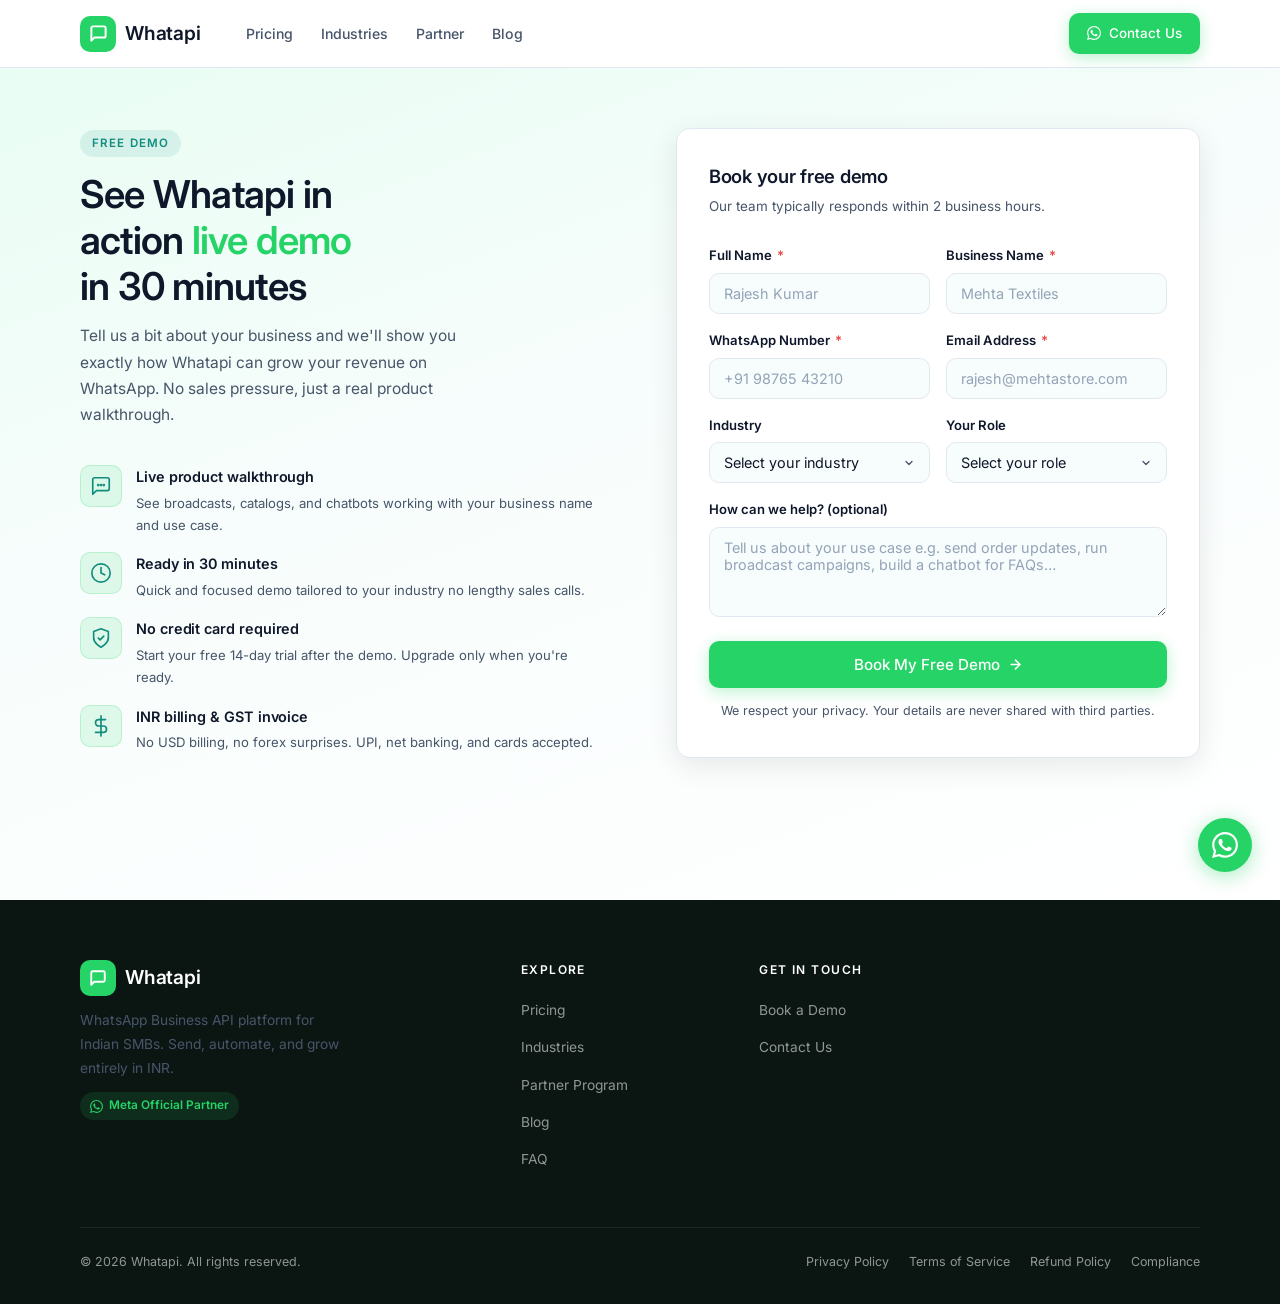
<file: pages/contact.html>
<!DOCTYPE html>
<html lang="en">
<head>
  <meta charset="UTF-8" />
  <meta name="viewport" content="width=device-width, initial-scale=1.0" />
  <meta name="description" content="Book a free Whatapi demo – see how WhatsApp API can grow your Indian business. Talk to our team in minutes." />
  <title>Book a Demo – Whatapi</title>
  <link rel="preconnect" href="https://fonts.googleapis.com" />
  <link rel="preconnect" href="https://fonts.gstatic.com" crossorigin />
    <link rel="icon" type="image/svg+xml" href="../assets/icons/favicon.svg">

  <link href="https://fonts.googleapis.com/css2?family=Inter:wght@400;500;600&display=swap" rel="stylesheet" />
  <link rel="stylesheet" href="../styles/main.css" />
  <style>
    /* ── Contact / Demo Page ─────────────────────────────────── */

    .contact-page {
      min-height: calc(100vh - var(--nav-h));
      background: linear-gradient(160deg, #e8fdf3 0%, #f7fdfc 40%, #fff 100%);
      padding: 60px 0 100px;
    }
    .contact-grid {
      display: grid;
      grid-template-columns: 1fr;
      gap: 52px;
      align-items: start;
    }

    /* Left panel */
    .contact-info h1 {
      font-size: clamp(1.75rem, 3.8vw, 2.4rem);
      margin-bottom: 14px;
    }
    .contact-info h1 span { color: var(--color-primary); }
    .contact-info > p {
      font-size: .97rem;
      margin-bottom: 36px;
      max-width: 420px;
    }

    .contact-benefits {
      display: flex;
      flex-direction: column;
      gap: 16px;
    }
    .contact-benefit {
      display: flex;
      align-items: flex-start;
      gap: 14px;
    }
    .benefit-icon {
      width: 42px;
      height: 42px;
      border-radius: 10px;
      background: rgba(37,211,102,.12);
      border: 1px solid rgba(37,211,102,.2);
      display: flex;
      align-items: center;
      justify-content: center;
      flex-shrink: 0;
    }
    .contact-benefit h4 { font-size: .9rem; margin-bottom: 3px; }
    .contact-benefit p  { font-size: .82rem; }

    /* Form card */
    .contact-form-wrap {
      background: #fff;
      border: 1.5px solid var(--color-border);
      border-radius: 14px;
      padding: 36px 32px;
      box-shadow: var(--shadow-md);
    }
    .contact-form-wrap h2 {
      font-size: 1.15rem;
      margin-bottom: 6px;
    }
    .contact-form-wrap > p {
      font-size: .84rem;
      margin-bottom: 28px;
    }

    .form-row {
      display: grid;
      grid-template-columns: 1fr;
      gap: 16px;
      margin-bottom: 16px;
    }
    .form-group {
      display: flex;
      flex-direction: column;
      gap: 6px;
    }
    .form-group label {
      font-size: .82rem;
      font-weight: 600;
      color: var(--color-text);
    }
    .form-group label span { color: var(--color-error); margin-left: 2px; }
    .form-group input,
    .form-group select,
    .form-group textarea {
      width: 100%;
      padding: 11px 14px;
      font-size: .9rem;
      font-family: var(--font);
      color: var(--color-text);
      background: var(--color-bg);
      border: 1.5px solid var(--color-border);
      border-radius: var(--radius);
      outline: none;
      transition: border-color var(--transition), box-shadow var(--transition);
      appearance: none;
    }
    .form-group select {
      background-image: url("data:image/svg+xml,%3Csvg xmlns='http://www.w3.org/2000/svg' width='12' height='12' viewBox='0 0 24 24' fill='none' stroke='%23475569' stroke-width='2.5' stroke-linecap='round' stroke-linejoin='round'%3E%3Cpolyline points='6 9 12 15 18 9'/%3E%3C/svg%3E");
      background-repeat: no-repeat;
      background-position: right 14px center;
      padding-right: 36px;
      cursor: pointer;
    }
    .form-group input:focus,
    .form-group select:focus,
    .form-group textarea:focus {
      border-color: var(--color-primary);
      box-shadow: 0 0 0 3px rgba(37,211,102,.12);
      background: #fff;
    }
    .form-group input::placeholder,
    .form-group textarea::placeholder { color: #94a3b8; }
    .form-group textarea { resize: vertical; min-height: 90px; }

    .form-submit {
      margin-top: 24px;
    }
    .form-submit .btn {
      width: 100%;
      justify-content: center;
      padding: 14px;
      font-size: .95rem;
    }
    .form-note {
      text-align: center;
      font-size: .78rem;
      color: var(--color-text-muted);
      margin-top: 12px;
    }

    /* Success state */
    .form-success {
      display: none;
      text-align: center;
      padding: 40px 24px;
    }
    .form-success.show { display: block; }
    .success-icon {
      width: 68px;
      height: 68px;
      border-radius: 50%;
      background: rgba(37,211,102,.12);
      border: 2px solid var(--color-primary);
      display: flex;
      align-items: center;
      justify-content: center;
      margin: 0 auto 20px;
    }
    .form-success h3 { font-size: 1.3rem; margin-bottom: 10px; }
    .form-success p  { font-size: .9rem; max-width: 340px; margin: 0 auto 24px; }

    /* Error message */
    .form-error-msg {
      display: none;
      background: rgba(239,68,68,.08);
      border: 1px solid rgba(239,68,68,.25);
      border-radius: var(--radius);
      padding: 12px 16px;
      font-size: .84rem;
      color: var(--color-error);
      margin-top: 16px;
    }
    .form-error-msg.show { display: block; }

    /* Responsive */
    @media (min-width: 768px) {
      .form-row { grid-template-columns: 1fr 1fr; }
    }
    @media (min-width: 1024px) {
      .contact-grid { grid-template-columns: 1fr 1fr; gap: 72px; }
    }
  </style>
</head>
<body>

<!-- ══════════════════════════════════════════════════════════
     NAVBAR
═══════════════════════════════════════════════════════════ -->
<header class="navbar">
  <div class="container">

    <a href="../index.html" class="nav-logo">
      <div class="logo-icon">
        <svg width="19" height="19" viewBox="0 0 24 24" fill="none" stroke="#fff" stroke-width="2.5" stroke-linecap="round" stroke-linejoin="round">
          <path d="M21 15a2 2 0 0 1-2 2H7l-4 4V5a2 2 0 0 1 2-2h14a2 2 0 0 1 2 2z"/>
        </svg>
      </div>
      Whatapi
    </a>

    <nav class="nav-links">
      <div class="nav-item"><a href="pricing.html">Pricing</a></div>
      <div class="nav-item"><a href="industries.html">Industries</a></div>
      <div class="nav-item"><a href="partner.html">Partner</a></div>
      <div class="nav-item"><a href="../blog/index.html">Blog</a></div>
    </nav>

    <div class="nav-cta">
      <a href="https://wa.me/918369693412" class="btn btn-primary btn-sm" target="_blank" rel="noopener">
        <svg width="14" height="14" viewBox="0 0 24 24" fill="currentColor"><path d="M17.472 14.382c-.297-.149-1.758-.867-2.03-.967-.273-.099-.471-.148-.67.15-.197.297-.767.966-.94 1.164-.173.199-.347.223-.644.075-.297-.15-1.255-.463-2.39-1.475-.883-.788-1.48-1.761-1.653-2.059-.173-.297-.018-.458.13-.606.134-.133.298-.347.446-.52.149-.174.198-.298.298-.497.099-.198.05-.371-.025-.52-.075-.149-.669-1.612-.916-2.207-.242-.579-.487-.5-.669-.51-.173-.008-.371-.01-.57-.01-.198 0-.52.074-.792.372-.272.297-1.04 1.016-1.04 2.479 0 1.462 1.065 2.875 1.213 3.074.149.198 2.096 3.2 5.077 4.487.709.306 1.262.489 1.694.625.712.227 1.36.195 1.871.118.571-.085 1.758-.719 2.006-1.413.248-.694.248-1.289.173-1.413-.074-.124-.272-.198-.57-.347m-5.421 7.403h-.004a9.87 9.87 0 01-5.031-1.378l-.361-.214-3.741.982.998-3.648-.235-.374a9.86 9.86 0 01-1.51-5.26c.001-5.45 4.436-9.884 9.888-9.884 2.64 0 5.122 1.03 6.988 2.898a9.825 9.825 0 012.893 6.994c-.003 5.45-4.437 9.884-9.885 9.884m8.413-18.297A11.815 11.815 0 0012.05 0C5.495 0 .16 5.335.157 11.892c0 2.096.547 4.142 1.588 5.945L.057 24l6.305-1.654a11.882 11.882 0 005.683 1.448h.005c6.554 0 11.89-5.335 11.893-11.893a11.821 11.821 0 00-3.48-8.413Z"/></svg>
        Contact Us
      </a>
    </div>

    <button class="hamburger" id="hamburger" aria-label="Toggle menu">
      <span></span><span></span><span></span>
    </button>
  </div>
</header>

<!-- Mobile Menu -->
<div class="mobile-menu" id="mobileMenu">
  <a href="pricing.html"><svg width="16" height="16" viewBox="0 0 24 24" fill="none" stroke="var(--color-accent)" stroke-width="2" stroke-linecap="round" stroke-linejoin="round"><path d="M20.59 13.41l-7.17 7.17a2 2 0 01-2.83 0L2 12V2h10l8.59 8.59a2 2 0 010 2.82z"/><line x1="7" y1="7" x2="7.01" y2="7"/></svg> Pricing</a>
  <a href="industries.html"><svg width="16" height="16" viewBox="0 0 24 24" fill="none" stroke="var(--color-accent)" stroke-width="2" stroke-linecap="round" stroke-linejoin="round"><polygon points="12 2 2 7 12 12 22 7 12 2"/><polyline points="2 17 12 22 22 17"/><polyline points="2 12 12 17 22 12"/></svg> Industries</a>
  <a href="partner.html"><svg width="16" height="16" viewBox="0 0 24 24" fill="none" stroke="var(--color-accent)" stroke-width="2" stroke-linecap="round" stroke-linejoin="round"><path d="M17 21v-2a4 4 0 00-4-4H5a4 4 0 00-4 4v2"/><circle cx="9" cy="7" r="4"/><path d="M23 21v-2a4 4 0 00-3-3.87"/><path d="M16 3.13a4 4 0 010 7.75"/></svg> Partner</a>
  <a href="../blog/index.html"><svg width="16" height="16" viewBox="0 0 24 24" fill="none" stroke="var(--color-accent)" stroke-width="2" stroke-linecap="round" stroke-linejoin="round"><path d="M14 2H6a2 2 0 00-2 2v16a2 2 0 002 2h12a2 2 0 002-2V8z"/><polyline points="14 2 14 8 20 8"/><line x1="16" y1="13" x2="8" y2="13"/><line x1="16" y1="17" x2="8" y2="17"/></svg> Blog</a>
  <div class="mobile-cta">
    <a href="https://wa.me/918369693412" class="btn btn-primary full-width" target="_blank" rel="noopener">Contact Us on WhatsApp</a>
  </div>
</div>


<!-- ══════════════════════════════════════════════════════════
     DEMO BOOKING FORM
═══════════════════════════════════════════════════════════ -->
<section class="contact-page">
  <div class="container">
    <div class="contact-grid">

      <!-- Left: info -->
      <div class="contact-info">
        <span class="section-label">Free Demo</span>
        <h1>
          See Whatapi in<br/>
          action <span>live demo</span><br/>
          in 30 minutes
        </h1>
        <p>Tell us a bit about your business and we'll show you exactly how Whatapi can grow your revenue on WhatsApp. No sales pressure, just a real product walkthrough.</p>

        <div class="contact-benefits">
          <div class="contact-benefit">
            <div class="benefit-icon">
              <svg width="22" height="22" viewBox="0 0 24 24" fill="none" stroke="var(--color-accent)" stroke-width="1.8" stroke-linecap="round" stroke-linejoin="round">
                <path d="M21 15a2 2 0 0 1-2 2H7l-4 4V5a2 2 0 0 1 2-2h14a2 2 0 0 1 2 2z"/>
                <circle cx="9" cy="11" r=".6" fill="var(--color-accent)"/>
                <circle cx="12" cy="11" r=".6" fill="var(--color-accent)"/>
                <circle cx="15" cy="11" r=".6" fill="var(--color-accent)"/>
              </svg>
            </div>
            <div>
              <h4>Live product walkthrough</h4>
              <p>See broadcasts, catalogs, and chatbots working with your business name and use case.</p>
            </div>
          </div>
          <div class="contact-benefit">
            <div class="benefit-icon">
              <svg width="22" height="22" viewBox="0 0 24 24" fill="none" stroke="var(--color-accent)" stroke-width="1.8" stroke-linecap="round" stroke-linejoin="round">
                <circle cx="12" cy="12" r="10"/>
                <polyline points="12 6 12 12 16 14"/>
              </svg>
            </div>
            <div>
              <h4>Ready in 30 minutes</h4>
              <p>Quick and focused demo tailored to your industry no lengthy sales calls.</p>
            </div>
          </div>
          <div class="contact-benefit">
            <div class="benefit-icon">
              <svg width="22" height="22" viewBox="0 0 24 24" fill="none" stroke="var(--color-accent)" stroke-width="1.8" stroke-linecap="round" stroke-linejoin="round">
                <path d="M12 22s8-4 8-10V5l-8-3-8 3v7c0 6 8 10 8 10z"/>
                <polyline points="9 12 11 14 15 10"/>
              </svg>
            </div>
            <div>
              <h4>No credit card required</h4>
              <p>Start your free 14-day trial after the demo. Upgrade only when you're ready.</p>
            </div>
          </div>
          <div class="contact-benefit">
            <div class="benefit-icon">
              <svg width="22" height="22" viewBox="0 0 24 24" fill="none" stroke="var(--color-accent)" stroke-width="1.8" stroke-linecap="round" stroke-linejoin="round">
                <line x1="12" y1="1" x2="12" y2="23"/>
                <path d="M17 5H9.5a3.5 3.5 0 0 0 0 7h5a3.5 3.5 0 0 1 0 7H6"/>
              </svg>
            </div>
            <div>
              <h4>INR billing &amp; GST invoice</h4>
              <p>No USD billing, no forex surprises. UPI, net banking, and cards accepted.</p>
            </div>
          </div>
        </div>
      </div>

      <!-- Right: form -->
      <div class="contact-form-wrap">
        <h2>Book your free demo</h2>
        <p>Our team typically responds within 2 business hours.</p>

        <!-- Success message (shown after submission) -->
        <div class="form-success" id="formSuccess">
          <div class="success-icon">
            <svg width="30" height="30" viewBox="0 0 24 24" fill="none" stroke="var(--color-primary)" stroke-width="2.2" stroke-linecap="round" stroke-linejoin="round">
              <polyline points="20 6 9 17 4 12"/>
            </svg>
          </div>
          <h3>Request received!</h3>
          <p>Thank you! Our team will reach out to you within 2 business hours to schedule your demo.</p>
          <a href="../index.html" class="btn btn-primary">Back to Home</a>
        </div>

        <!-- The form -->
        <form id="demoForm" novalidate>
          <input type="checkbox" name="botcheck" style="display:none" tabindex="-1" autocomplete="off" />

          <div class="form-row">
            <div class="form-group">
              <label for="fname">Full Name <span>*</span></label>
              <input type="text" id="fname" name="name" placeholder="Rajesh Kumar" required />
            </div>
            <div class="form-group">
              <label for="business">Business Name <span>*</span></label>
              <input type="text" id="business" name="business_name" placeholder="Mehta Textiles" required />
            </div>
          </div>

          <div class="form-row">
            <div class="form-group">
              <label for="phone">WhatsApp Number <span>*</span></label>
              <input type="tel" id="phone" name="phone" placeholder="+91 98765 43210" required />
            </div>
            <div class="form-group">
              <label for="email">Email Address <span>*</span></label>
              <input type="email" id="email" name="email" placeholder="rajesh@mehtastore.com" required />
            </div>
          </div>

          <div class="form-row">
            <div class="form-group">
              <label for="industry">Industry</label>
              <select id="industry" name="industry">
                <option value="" disabled selected>Select your industry</option>
                <option>E-commerce / D2C</option>
                <option>Real Estate</option>
                <option>Education / EdTech</option>
                <option>Finance / Insurance</option>
                <option>Healthcare</option>
                <option>Retail / FMCG</option>
                <option>Agency / Reseller</option>
                <option>Other</option>
              </select>
            </div>
            <div class="form-group">
              <label for="role">Your Role</label>
              <select id="role" name="role">
                <option value="" disabled selected>Select your role</option>
                <option>Founder / Co-founder</option>
                <option>CEO / MD</option>
                <option>CTO / Tech Lead</option>
                <option>Product Manager</option>
                <option>Marketing Manager</option>
                <option>Sales Manager</option>
                <option>Business Development</option>
                <option>Software Engineer / Developer</option>
                <option>Agency Owner</option>
                <option>Other</option>
              </select>
            </div>
          </div>

          <div class="form-group" style="margin-bottom:0">
            <label for="message">How can we help? (optional)</label>
            <textarea id="message" name="message" placeholder="Tell us about your use case e.g. send order updates, run broadcast campaigns, build a chatbot for FAQs…"></textarea>
          </div>

          <div class="form-error-msg" id="formError">
            Something went wrong. Please try again or reach us on WhatsApp.
          </div>

          <div class="form-submit">
            <button type="submit" class="btn btn-primary" id="submitBtn">
              Book My Free Demo
              <svg width="15" height="15" viewBox="0 0 24 24" fill="none" stroke="currentColor" stroke-width="2.5" stroke-linecap="round" stroke-linejoin="round"><line x1="5" y1="12" x2="19" y2="12"/><polyline points="12 5 19 12 12 19"/></svg>
            </button>
          </div>
          <p class="form-note">We respect your privacy. Your details are never shared with third parties.</p>
        </form>
      </div>

    </div>
  </div>
</section>


<!-- ══════════════════════════════════════════════════════════
     FOOTER
═══════════════════════════════════════════════════════════ -->
<footer class="footer">
  <div class="container">
    <div class="footer-grid">

      <div class="footer-brand">
        <a href="../index.html" class="nav-logo">
          <div class="logo-icon">
            <svg width="18" height="18" viewBox="0 0 24 24" fill="none" stroke="#fff" stroke-width="2.5" stroke-linecap="round" stroke-linejoin="round"><path d="M21 15a2 2 0 0 1-2 2H7l-4 4V5a2 2 0 0 1 2-2h14a2 2 0 0 1 2 2z"/></svg>
          </div>
          Whatapi
        </a>
        <p>WhatsApp Business API platform for Indian SMBs. Send, automate, and grow entirely in INR.</p>
        <div class="wa-badge">
          <svg width="13" height="13" viewBox="0 0 24 24" fill="currentColor"><path d="M17.472 14.382c-.297-.149-1.758-.867-2.03-.967-.273-.099-.471-.148-.67.15-.197.297-.767.966-.94 1.164-.173.199-.347.223-.644.075-.297-.15-1.255-.463-2.39-1.475-.883-.788-1.48-1.761-1.653-2.059-.173-.297-.018-.458.13-.606.134-.133.298-.347.446-.52.149-.174.198-.298.298-.497.099-.198.05-.371-.025-.52-.075-.149-.669-1.612-.916-2.207-.242-.579-.487-.5-.669-.51-.173-.008-.371-.01-.57-.01-.198 0-.52.074-.792.372-.272.297-1.04 1.016-1.04 2.479 0 1.462 1.065 2.875 1.213 3.074.149.198 2.096 3.2 5.077 4.487.709.306 1.262.489 1.694.625.712.227 1.36.195 1.871.118.571-.085 1.758-.719 2.006-1.413.248-.694.248-1.289.173-1.413-.074-.124-.272-.198-.57-.347m-5.421 7.403h-.004a9.87 9.87 0 01-5.031-1.378l-.361-.214-3.741.982.998-3.648-.235-.374a9.86 9.86 0 01-1.51-5.26c.001-5.45 4.436-9.884 9.888-9.884 2.64 0 5.122 1.03 6.988 2.898a9.825 9.825 0 012.893 6.994c-.003 5.45-4.437 9.884-9.885 9.884m8.413-18.297A11.815 11.815 0 0012.05 0C5.495 0 .16 5.335.157 11.892c0 2.096.547 4.142 1.588 5.945L.057 24l6.305-1.654a11.882 11.882 0 005.683 1.448h.005c6.554 0 11.89-5.335 11.893-11.893a11.821 11.821 0 00-3.48-8.413Z"/></svg>
          Meta Official Partner
        </div>
      </div>

      <div class="footer-col">
        <h4>Explore</h4>
        <ul>
          <li><a href="pricing.html">Pricing</a></li>
          <li><a href="industries.html">Industries</a></li>
          <li><a href="partner.html">Partner Program</a></li>
          <li><a href="../blog/index.html">Blog</a></li>
          <li><a href="faq.html">FAQ</a></li>
        </ul>
      </div>

      <div class="footer-col">
        <h4>Get in Touch</h4>
        <ul>
          <li><a href="contact.html">Book a Demo</a></li>
          <li><a href="contact.html">Contact Us</a></li>
        </ul>
      </div>

    </div>

    <div class="footer-bottom">
      <span>© 2026 Whatapi. All rights reserved.</span>
      <div class="footer-legal">
        <a href="coming-soon.html">Privacy Policy</a>
        <a href="coming-soon.html">Terms of Service</a>
        <a href="coming-soon.html">Refund Policy</a>
        <a href="coming-soon.html">Compliance</a>
      </div>
    </div>
  </div>
</footer>


<!-- ══════════════════════════════════════════════════════════
     FLOATING WHATSAPP BUTTON
═══════════════════════════════════════════════════════════ -->
<div class="wa-float">
  <span class="wa-float-label">Chat with us</span>
  <a href="https://wa.me/918369693412" class="wa-float-btn" target="_blank" rel="noopener" aria-label="Chat on WhatsApp">
    <svg width="26" height="26" viewBox="0 0 24 24" fill="#fff">
      <path d="M17.472 14.382c-.297-.149-1.758-.867-2.03-.967-.273-.099-.471-.148-.67.15-.197.297-.767.966-.94 1.164-.173.199-.347.223-.644.075-.297-.15-1.255-.463-2.39-1.475-.883-.788-1.48-1.761-1.653-2.059-.173-.297-.018-.458.13-.606.134-.133.298-.347.446-.52.149-.174.198-.298.298-.497.099-.198.05-.371-.025-.52-.075-.149-.669-1.612-.916-2.207-.242-.579-.487-.5-.669-.51-.173-.008-.371-.01-.57-.01-.198 0-.52.074-.792.372-.272.297-1.04 1.016-1.04 2.479 0 1.462 1.065 2.875 1.213 3.074.149.198 2.096 3.2 5.077 4.487.709.306 1.262.489 1.694.625.712.227 1.36.195 1.871.118.571-.085 1.758-.719 2.006-1.413.248-.694.248-1.289.173-1.413-.074-.124-.272-.198-.57-.347m-5.421 7.403h-.004a9.87 9.87 0 01-5.031-1.378l-.361-.214-3.741.982.998-3.648-.235-.374a9.86 9.86 0 01-1.51-5.26c.001-5.45 4.436-9.884 9.888-9.884 2.64 0 5.122 1.03 6.988 2.898a9.825 9.825 0 012.893 6.994c-.003 5.45-4.437 9.884-9.885 9.884m8.413-18.297A11.815 11.815 0 0012.05 0C5.495 0 .16 5.335.157 11.892c0 2.096.547 4.142 1.588 5.945L.057 24l6.305-1.654a11.882 11.882 0 005.683 1.448h.005c6.554 0 11.89-5.335 11.893-11.893a11.821 11.821 0 00-3.48-8.413Z"/>
    </svg>
  </a>
</div>


<!-- ══════════════════════════════════════════════════════════
     JS
═══════════════════════════════════════════════════════════ -->
<script>
  /* Hamburger */
  const hamburger = document.getElementById('hamburger');
  const mobileMenu = document.getElementById('mobileMenu');
  hamburger.addEventListener('click', () => {
    const isOpen = mobileMenu.classList.toggle('open');
    hamburger.classList.toggle('open');
    document.body.style.overflow = isOpen ? 'hidden' : '';
  });

  /* Demo form submits to Web3Forms and shows success state */
  const form       = document.getElementById('demoForm');
  const successBox = document.getElementById('formSuccess');
  const errorMsg   = document.getElementById('formError');
  const submitBtn  = document.getElementById('submitBtn');

  form.addEventListener('submit', async (e) => {
    e.preventDefault();
    errorMsg.classList.remove('show');

    /* Basic required-field validation */
    const required = form.querySelectorAll('[required]');
    let valid = true;
    required.forEach(el => {
      el.style.borderColor = '';
      if (!el.value.trim()) {
        el.style.borderColor = 'var(--color-error)';
        valid = false;
      }
    });
    if (!valid) return;

    submitBtn.disabled = true;
    submitBtn.textContent = 'Sending…';

    try {
      const data = new FormData(form);
      const res  = await fetch('/backend/api/contact.php', {
        method: 'POST',
        body: data
      });
      const json = await res.json();

      if (json.success) {
        form.style.display = 'none';
        successBox.classList.add('show');
      } else {
        throw new Error(json.message || 'Submission failed');
      }
    } catch {
      errorMsg.classList.add('show');
      submitBtn.disabled = false;
      submitBtn.innerHTML = 'Book My Free Demo <svg width="15" height="15" viewBox="0 0 24 24" fill="none" stroke="currentColor" stroke-width="2.5" stroke-linecap="round" stroke-linejoin="round"><line x1="5" y1="12" x2="19" y2="12"/><polyline points="12 5 19 12 12 19"/></svg>';
    }
  });

  /* Clear red border on input */
  form.querySelectorAll('input, select, textarea').forEach(el => {
    el.addEventListener('input', () => { el.style.borderColor = ''; });
  });
</script>

</body>
</html>
</file>
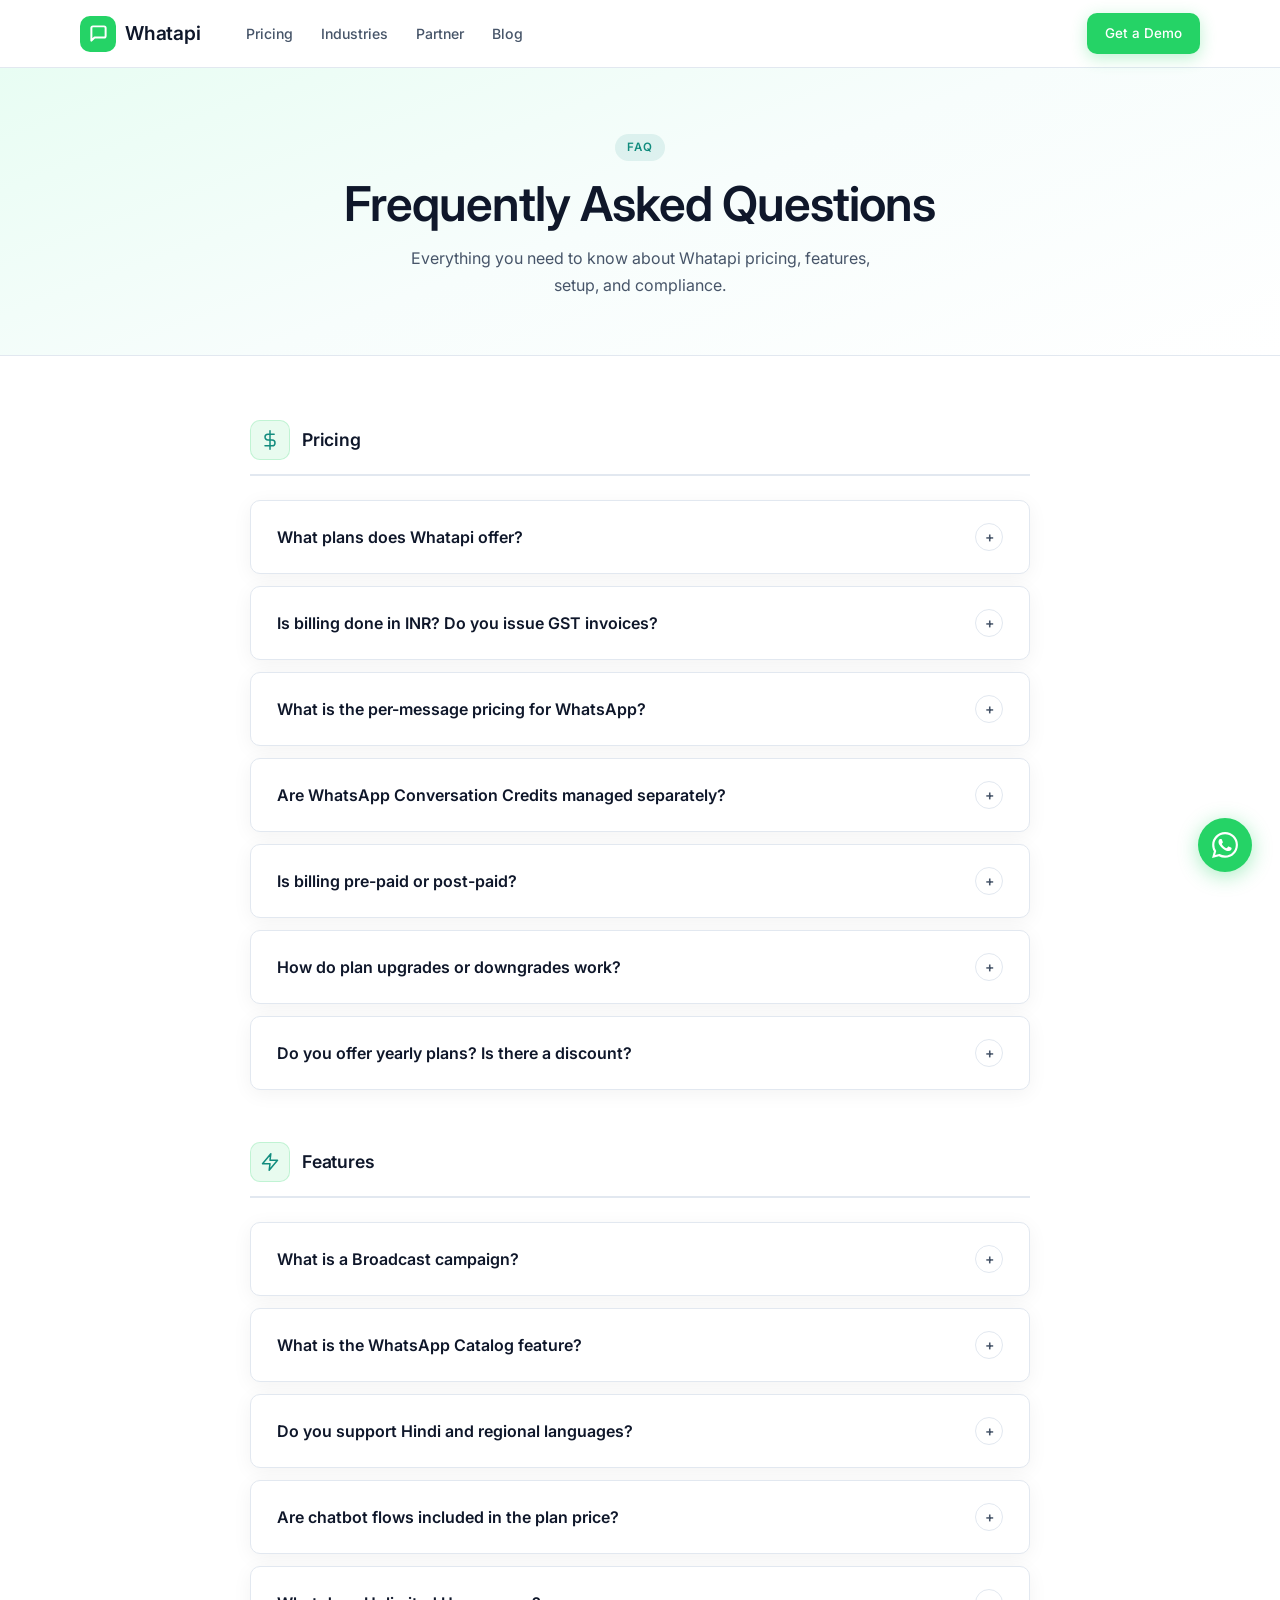
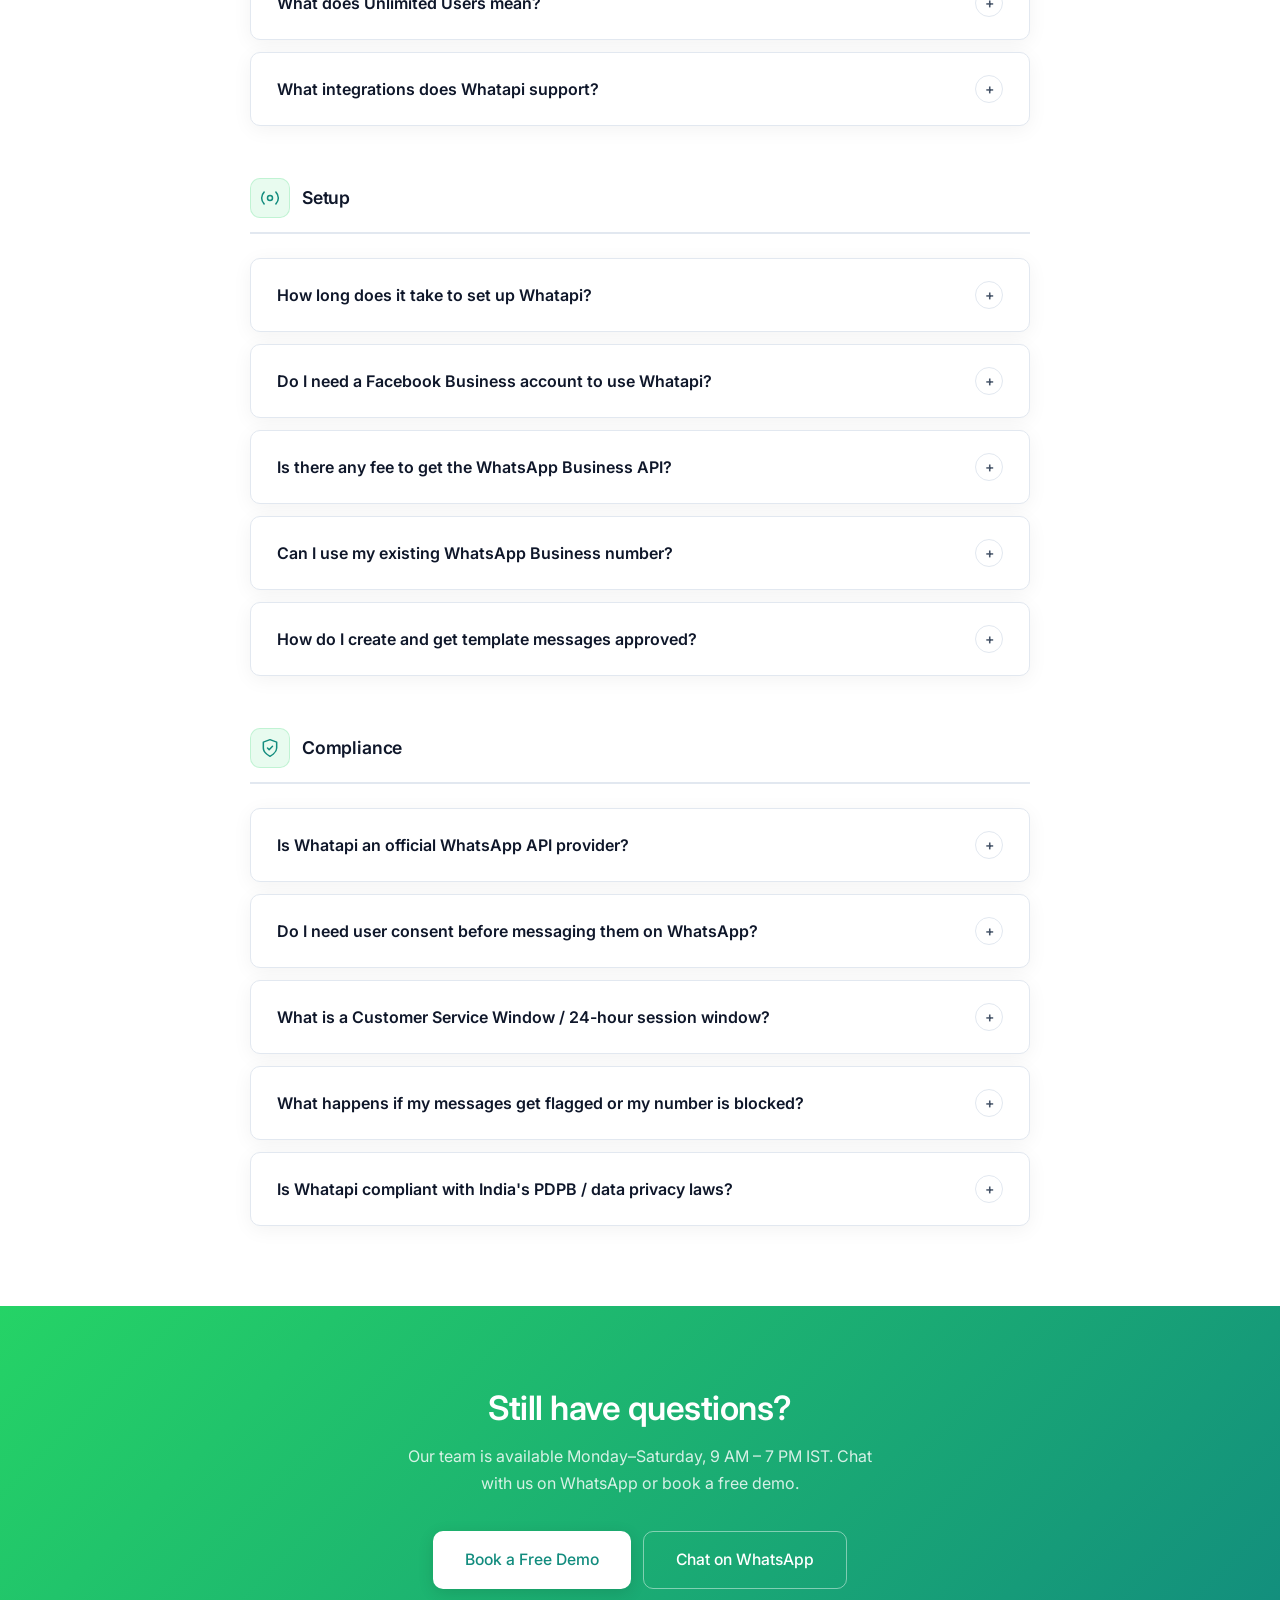
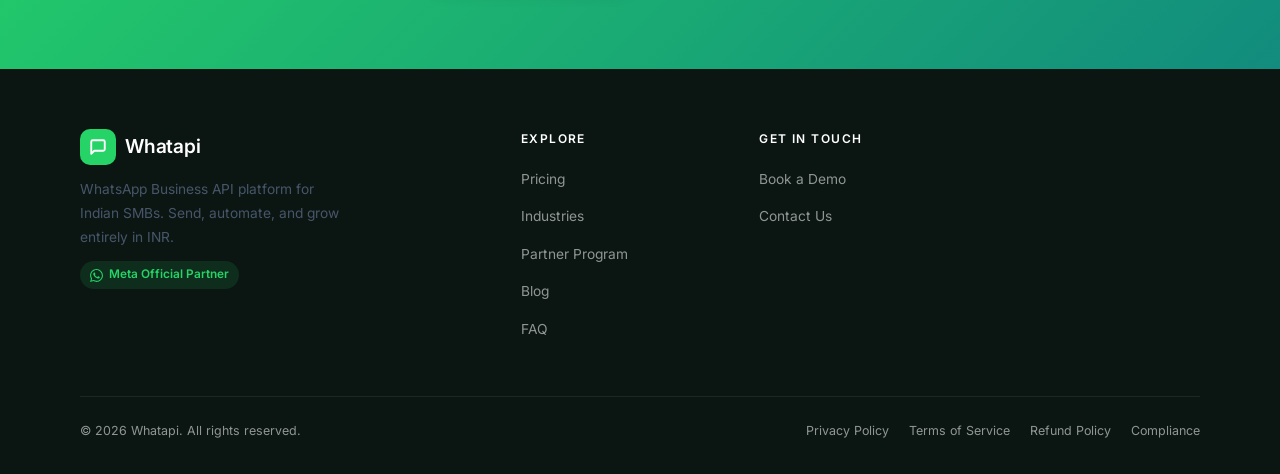
<file: pages/faq.html>
<!DOCTYPE html>
<html lang="en">
<head>
  <meta charset="UTF-8" />
  <meta name="viewport" content="width=device-width, initial-scale=1.0" />
  <meta name="description" content="Whatapi FAQ – Answers to your questions about WhatsApp API pricing, features, setup, and compliance for Indian businesses." />
  <title>FAQ – Whatapi</title>
  <link rel="preconnect" href="https://fonts.googleapis.com" />
  <link rel="preconnect" href="https://fonts.gstatic.com" crossorigin />
  <link href="https://fonts.googleapis.com/css2?family=Inter:wght@400;500;600&display=swap" rel="stylesheet" />
    <link rel="icon" type="image/svg+xml" href="assets/icons/favicon.svg">

  <link rel="stylesheet" href="../styles/main.css" />
  <style>
    .faq-page-hero {
      background: linear-gradient(160deg, #e8fdf3 0%, #f7fdfc 50%, #fff 100%);
      padding: 64px 0 56px;
      text-align: center;
      border-bottom: 1px solid var(--color-border);
    }
    .faq-page-hero h1 { margin-bottom: 12px; }
    .faq-page-hero p  { font-size: 1rem; max-width: 500px; margin: 0 auto; }

    .faq-page { background: #fff; padding: 64px 0 80px; }
    .faq-page .container { max-width: 820px; }

    .faq-category { margin-bottom: 52px; }
    .faq-category:last-child { margin-bottom: 0; }

    .faq-cat-header {
      display: flex;
      align-items: center;
      gap: 12px;
      margin-bottom: 24px;
      padding-bottom: 14px;
      border-bottom: 2px solid var(--color-border);
    }
    .faq-cat-icon {
      width: 40px;
      height: 40px;
      border-radius: var(--radius);
      background: rgba(37,211,102,.1);
      border: 1px solid rgba(37,211,102,.2);
      display: flex;
      align-items: center;
      justify-content: center;
      flex-shrink: 0;
    }
    .faq-cat-header h2 {
      font-size: 1.1rem;
      font-weight: 600;
      color: var(--color-text);
      letter-spacing: -.01em;
    }
  </style>
</head>
<body>

<!-- ══════════════════════════════════════════════════════════
     NAVBAR
═══════════════════════════════════════════════════════════ -->
<header class="navbar">
  <div class="container">

    <a href="../index.html" class="nav-logo">
      <div class="logo-icon">
        <svg width="19" height="19" viewBox="0 0 24 24" fill="none" stroke="#fff" stroke-width="2.5" stroke-linecap="round" stroke-linejoin="round">
          <path d="M21 15a2 2 0 0 1-2 2H7l-4 4V5a2 2 0 0 1 2-2h14a2 2 0 0 1 2 2z"/>
        </svg>
      </div>
      Whatapi
    </a>

    <nav class="nav-links">
      <div class="nav-item"><a href="pricing.html">Pricing</a></div>
      <div class="nav-item"><a href="industries.html">Industries</a></div>
      <div class="nav-item"><a href="partner.html">Partner</a></div>
      <div class="nav-item"><a href="../blog/index.html">Blog</a></div>
    </nav>

    <div class="nav-cta">
      <a href="contact.html" class="btn btn-primary btn-sm">Get a Demo</a>
    </div>

    <button class="hamburger" id="hamburger" aria-label="Toggle menu">
      <span></span><span></span><span></span>
    </button>
  </div>
</header>

<!-- Mobile Menu -->
<div class="mobile-menu" id="mobileMenu">
  <a href="pricing.html"><svg width="16" height="16" viewBox="0 0 24 24" fill="none" stroke="var(--color-accent)" stroke-width="2" stroke-linecap="round" stroke-linejoin="round"><path d="M20.59 13.41l-7.17 7.17a2 2 0 01-2.83 0L2 12V2h10l8.59 8.59a2 2 0 010 2.82z"/><line x1="7" y1="7" x2="7.01" y2="7"/></svg> Pricing</a>
  <a href="industries.html"><svg width="16" height="16" viewBox="0 0 24 24" fill="none" stroke="var(--color-accent)" stroke-width="2" stroke-linecap="round" stroke-linejoin="round"><polygon points="12 2 2 7 12 12 22 7 12 2"/><polyline points="2 17 12 22 22 17"/><polyline points="2 12 12 17 22 12"/></svg> Industries</a>
  <a href="partner.html"><svg width="16" height="16" viewBox="0 0 24 24" fill="none" stroke="var(--color-accent)" stroke-width="2" stroke-linecap="round" stroke-linejoin="round"><path d="M17 21v-2a4 4 0 00-4-4H5a4 4 0 00-4 4v2"/><circle cx="9" cy="7" r="4"/><path d="M23 21v-2a4 4 0 00-3-3.87"/><path d="M16 3.13a4 4 0 010 7.75"/></svg> Partner</a>
  <a href="../blog/index.html"><svg width="16" height="16" viewBox="0 0 24 24" fill="none" stroke="var(--color-accent)" stroke-width="2" stroke-linecap="round" stroke-linejoin="round"><path d="M14 2H6a2 2 0 00-2 2v16a2 2 0 002 2h12a2 2 0 002-2V8z"/><polyline points="14 2 14 8 20 8"/><line x1="16" y1="13" x2="8" y2="13"/><line x1="16" y1="17" x2="8" y2="17"/></svg> Blog</a>
  <div class="mobile-cta">
    <a href="contact.html" class="btn btn-primary full-width">Get a Demo</a>
  </div>
</div>


<!-- ══════════════════════════════════════════════════════════
     HERO
═══════════════════════════════════════════════════════════ -->
<section class="faq-page-hero">
  <div class="container">
    <span class="section-label">FAQ</span>
    <h1>Frequently Asked Questions</h1>
    <p>Everything you need to know about Whatapi pricing, features, setup, and compliance.</p>
  </div>
</section>


<!-- ══════════════════════════════════════════════════════════
     FAQ CATEGORIES
═══════════════════════════════════════════════════════════ -->
<section class="faq-page">
  <div class="container">

    <!-- ── Pricing ────────────────────────────────────────── -->
    <div class="faq-category">
      <div class="faq-cat-header">
        <div class="faq-cat-icon">
          <svg width="20" height="20" viewBox="0 0 24 24" fill="none" stroke="var(--color-accent)" stroke-width="1.8" stroke-linecap="round" stroke-linejoin="round">
            <line x1="12" y1="1" x2="12" y2="23"/>
            <path d="M17 5H9.5a3.5 3.5 0 0 0 0 7h5a3.5 3.5 0 0 1 0 7H6"/>
          </svg>
        </div>
        <h2>Pricing</h2>
      </div>
      <div class="faq-list">

        <div class="faq-item">
          <button class="faq-question">
            What plans does Whatapi offer?
            <span class="faq-icon">+</span>
          </button>
          <div class="faq-answer">
            <p>Whatapi offers four plans: <strong>Free Forever</strong> (₹0), <strong>Starter</strong> (₹1,399/month), <strong>Growth</strong> (₹2,999/month), and <strong>Enterprise</strong> (custom pricing). All paid plans include a 14-day free trial. See the <a href="pricing.html" style="color:var(--color-accent);font-weight:600;">full pricing page</a> for a complete feature breakdown.</p>
          </div>
        </div>

        <div class="faq-item">
          <button class="faq-question">
            Is billing done in INR? Do you issue GST invoices?
            <span class="faq-icon">+</span>
          </button>
          <div class="faq-answer">
            <p>Yes all plans are billed in Indian Rupees (₹) with proper GST invoices included. We accept UPI, net banking, debit/credit cards, and NEFT. Zero forex surprises.</p>
          </div>
        </div>

        <div class="faq-item">
          <button class="faq-question">
            What is the per-message pricing for WhatsApp?
            <span class="faq-icon">+</span>
          </button>
          <div class="faq-answer">
            <p>WhatsApp uses per-template message pricing (effective January 1, 2026). For Indian users: Marketing messages ₹1.09, Utility messages ₹0.145, Authentication messages ₹0.145. Service messages (replies within 24h window) are completely <strong>FREE</strong> on all plans.</p>
          </div>
        </div>

        <div class="faq-item">
          <button class="faq-question">
            Are WhatsApp Conversation Credits managed separately?
            <span class="faq-icon">+</span>
          </button>
          <div class="faq-answer">
            <p>Yes. WhatsApp Conversation Credits (WCC) are recharged separately from your plan subscription. Every template message sent deducts from your WCC balance. You get ₹50 free credits on signup enough to test with several users. A minimum ₹10 balance is needed to keep chatbots and automation active.</p>
          </div>
        </div>

        <div class="faq-item">
          <button class="faq-question">
            Is billing pre-paid or post-paid?
            <span class="faq-icon">+</span>
          </button>
          <div class="faq-answer">
            <p>All billing on Whatapi is pre-paid. You recharge your WCC balance before sending messages, giving you full control over your spend. Your monthly plan subscription is billed at the start of each billing cycle.</p>
          </div>
        </div>

        <div class="faq-item">
          <button class="faq-question">
            How do plan upgrades or downgrades work?
            <span class="faq-icon">+</span>
          </button>
          <div class="faq-answer">
            <p>Upgrades are immediate and billed on a pro-rata basis you only pay the difference for the remaining days in your cycle. Downgrades take effect at the start of your next billing cycle. Unused amounts are credited to your Whatapi wallet. No lock-in periods.</p>
          </div>
        </div>

        <div class="faq-item">
          <button class="faq-question">
            Do you offer yearly plans? Is there a discount?
            <span class="faq-icon">+</span>
          </button>
          <div class="faq-answer">
            <p>Yes. Yearly plans come with a 10% discount. Starter yearly is ₹1,259/month (billed ₹15,108/year), Growth yearly is ₹2,699/month (billed ₹32,388/year). You save up to ₹3,600/year on Growth.</p>
          </div>
        </div>

      </div>
    </div>


    <!-- ── Features ───────────────────────────────────────── -->
    <div class="faq-category">
      <div class="faq-cat-header">
        <div class="faq-cat-icon">
          <svg width="20" height="20" viewBox="0 0 24 24" fill="none" stroke="var(--color-accent)" stroke-width="1.8" stroke-linecap="round" stroke-linejoin="round">
            <polygon points="13 2 3 14 12 14 11 22 21 10 12 10 13 2"/>
          </svg>
        </div>
        <h2>Features</h2>
      </div>
      <div class="faq-list">

        <div class="faq-item">
          <button class="faq-question">
            What is a Broadcast campaign?
            <span class="faq-icon">+</span>
          </button>
          <div class="faq-answer">
            <p>Broadcasts let you send one message to thousands of opted-in contacts simultaneously promotions, offers, order updates, or announcements. You can filter your audience by tags, attributes, or previous interactions (retargeting). Rich media including images, PDFs, and videos are supported.</p>
          </div>
        </div>

        <div class="faq-item">
          <button class="faq-question">
            What is the WhatsApp Catalog feature?
            <span class="faq-icon">+</span>
          </button>
          <div class="faq-answer">
            <p>WhatsApp Catalog lets you list your products or services directly inside WhatsApp. Customers can browse items, view prices, and share products all without leaving the chat. You can connect it with Shopify or WooCommerce stores on the Growth plan.</p>
          </div>
        </div>

        <div class="faq-item">
          <button class="faq-question">
            Do you support Hindi and regional languages?
            <span class="faq-icon">+</span>
          </button>
          <div class="faq-answer">
            <p>Yes. You can send messages in Hindi, Marathi, Tamil, Telugu, Gujarati, Bengali, Kannada, and any other language supported by WhatsApp. Our no-code chatbot builder also supports multilingual conversation flows.</p>
          </div>
        </div>

        <div class="faq-item">
          <button class="faq-question">
            Are chatbot flows included in the plan price?
            <span class="faq-icon">+</span>
          </button>
          <div class="faq-answer">
            <p>Chatbot flows are available as an add-on across Starter and Growth plans priced at ₹2,500 for a pack of 5 flows. Enterprise customers get unlimited flows included. The no-code flow builder supports keyword triggers, button replies, conditional logic, and API webhooks.</p>
          </div>
        </div>

        <div class="faq-item">
          <button class="faq-question">
            What does Unlimited Users mean?
            <span class="faq-icon">+</span>
          </button>
          <div class="faq-answer">
            <p>Unlimited Users means there is no cap on how many contacts you can store or message in a month be it 1,000 or 1 million. You only pay per template message sent (WCC charges), not for the number of contacts in your account.</p>
          </div>
        </div>

        <div class="faq-item">
          <button class="faq-question">
            What integrations does Whatapi support?
            <span class="faq-icon">+</span>
          </button>
          <div class="faq-answer">
            <p>Growth and Enterprise plans include Shopify, WooCommerce, Dialogflow, and Project APIs. All plans with API access can connect to 100+ tools via Zapier, Make (Integromat), or direct REST API. Webhooks are available on Enterprise for real-time event-driven integrations.</p>
          </div>
        </div>

      </div>
    </div>


    <!-- ── Setup ──────────────────────────────────────────── -->
    <div class="faq-category">
      <div class="faq-cat-header">
        <div class="faq-cat-icon">
          <svg width="20" height="20" viewBox="0 0 24 24" fill="none" stroke="var(--color-accent)" stroke-width="1.8" stroke-linecap="round" stroke-linejoin="round">
            <circle cx="12" cy="12" r="3"/>
            <path d="M19.07 4.93a10 10 0 0 1 0 14.14M4.93 4.93a10 10 0 0 0 0 14.14"/>
          </svg>
        </div>
        <h2>Setup</h2>
      </div>
      <div class="faq-list">

        <div class="faq-item">
          <button class="faq-question">
            How long does it take to set up Whatapi?
            <span class="faq-icon">+</span>
          </button>
          <div class="faq-answer">
            <p>Most businesses are live within 5 minutes. Sign up, connect your WhatsApp Business number via Meta's Cloud API, and you're ready to send messages. Our onboarding wizard guides you step-by-step no technical knowledge required.</p>
          </div>
        </div>

        <div class="faq-item">
          <button class="faq-question">
            Do I need a Facebook Business account to use Whatapi?
            <span class="faq-icon">+</span>
          </button>
          <div class="faq-answer">
            <p>Yes. The WhatsApp Business API requires a verified Meta Business account. Whatapi walks you through the verification process as part of onboarding. We also help you apply for the WhatsApp Blue Tick (verified badge) at no extra charge.</p>
          </div>
        </div>

        <div class="faq-item">
          <button class="faq-question">
            Is there any fee to get the WhatsApp Business API?
            <span class="faq-icon">+</span>
          </button>
          <div class="faq-answer">
            <p>No. Whatapi doesn't charge anything to procure the WhatsApp Business API for your business. API setup and Blue Tick verification application are completely free through Whatapi.</p>
          </div>
        </div>

        <div class="faq-item">
          <button class="faq-question">
            Can I use my existing WhatsApp Business number?
            <span class="faq-icon">+</span>
          </button>
          <div class="faq-answer">
            <p>Yes, you can migrate your existing WhatsApp Business number to Whatapi. Note that migrating a number to the API means you can no longer use the WhatsApp Business app on your phone with that number. Your message history is preserved during migration.</p>
          </div>
        </div>

        <div class="faq-item">
          <button class="faq-question">
            How do I create and get template messages approved?
            <span class="faq-icon">+</span>
          </button>
          <div class="faq-answer">
            <p>You create template messages directly from the Whatapi dashboard and submit them to Meta for approval. Approval typically takes 10 minutes to 24 hours. Whatapi provides a template builder with pre-built examples for common use cases like order updates, OTPs, and promotions.</p>
          </div>
        </div>

      </div>
    </div>


    <!-- ── Compliance ─────────────────────────────────────── -->
    <div class="faq-category">
      <div class="faq-cat-header">
        <div class="faq-cat-icon">
          <svg width="20" height="20" viewBox="0 0 24 24" fill="none" stroke="var(--color-accent)" stroke-width="1.8" stroke-linecap="round" stroke-linejoin="round">
            <path d="M12 22s8-4 8-10V5l-8-3-8 3v7c0 6 8 10 8 10z"/>
            <polyline points="9 12 11 14 15 10"/>
          </svg>
        </div>
        <h2>Compliance</h2>
      </div>
      <div class="faq-list">

        <div class="faq-item">
          <button class="faq-question">
            Is Whatapi an official WhatsApp API provider?
            <span class="faq-icon">+</span>
          </button>
          <div class="faq-answer">
            <p>Yes. Whatapi is built on Meta's official WhatsApp Business API (Cloud API). We are a Meta Business Partner. Your messages are delivered through WhatsApp's own infrastructure ensuring full compliance, end-to-end encryption, and high deliverability.</p>
          </div>
        </div>

        <div class="faq-item">
          <button class="faq-question">
            Do I need user consent before messaging them on WhatsApp?
            <span class="faq-icon">+</span>
          </button>
          <div class="faq-answer">
            <p>Yes. WhatsApp's policy requires that recipients have opted in to receive messages from your business. Whatapi provides opt-in collection tools (web widgets, QR codes, WhatsApp links) to help you build a compliant contact list. Sending to users without consent can result in your number being flagged or banned by Meta.</p>
          </div>
        </div>

        <div class="faq-item">
          <button class="faq-question">
            What is a Customer Service Window / 24-hour session window?
            <span class="faq-icon">+</span>
          </button>
          <div class="faq-answer">
            <p>A 24-hour service window opens whenever a user messages your WhatsApp Business number. Within this window you can send any free-form message at no extra charge, and utility templates delivered during this window are also free. The window resets every time the user sends a new message.</p>
          </div>
        </div>

        <div class="faq-item">
          <button class="faq-question">
            What happens if my messages get flagged or my number is blocked?
            <span class="faq-icon">+</span>
          </button>
          <div class="faq-answer">
            <p>Meta monitors message quality based on user feedback (blocks, reports). If your number's quality rating drops, you may face messaging limits or temporary restrictions. Whatapi displays your quality score in real time and alerts you when it drops so you can adjust your campaigns before any restriction takes effect.</p>
          </div>
        </div>

        <div class="faq-item">
          <button class="faq-question">
            Is Whatapi compliant with India's PDPB / data privacy laws?
            <span class="faq-icon">+</span>
          </button>
          <div class="faq-answer">
            <p>Yes. Whatapi stores all customer data on servers located in India and follows data handling practices aligned with India's Digital Personal Data Protection Act (DPDPA). Your contact data is never sold or shared with third parties. A full Data Processing Agreement (DPA) is available on Enterprise plans.</p>
          </div>
        </div>

      </div>
    </div>

  </div>
</section>


<!-- ══════════════════════════════════════════════════════════
     CTA BANNER
═══════════════════════════════════════════════════════════ -->
<section class="cta-banner">
  <div class="container">
    <h2>Still have questions?</h2>
    <p>Our team is available Monday–Saturday, 9 AM – 7 PM IST. Chat with us on WhatsApp or book a free demo.</p>
    <div class="cta-banner-actions">
      <a href="contact.html" class="btn btn-white btn-lg">Book a Free Demo</a>
      <a href="https://wa.me/918369693412" class="btn btn-ghost btn-lg" target="_blank" rel="noopener">Chat on WhatsApp</a>
    </div>
  </div>
</section>


<!-- ══════════════════════════════════════════════════════════
     FOOTER
═══════════════════════════════════════════════════════════ -->
<footer class="footer">
  <div class="container">
    <div class="footer-grid">

      <div class="footer-brand">
        <a href="../index.html" class="nav-logo">
          <div class="logo-icon">
            <svg width="18" height="18" viewBox="0 0 24 24" fill="none" stroke="#fff" stroke-width="2.5" stroke-linecap="round" stroke-linejoin="round"><path d="M21 15a2 2 0 0 1-2 2H7l-4 4V5a2 2 0 0 1 2-2h14a2 2 0 0 1 2 2z"/></svg>
          </div>
          Whatapi
        </a>
        <p>WhatsApp Business API platform for Indian SMBs. Send, automate, and grow entirely in INR.</p>
        <div class="wa-badge">
          <svg width="13" height="13" viewBox="0 0 24 24" fill="currentColor"><path d="M17.472 14.382c-.297-.149-1.758-.867-2.03-.967-.273-.099-.471-.148-.67.15-.197.297-.767.966-.94 1.164-.173.199-.347.223-.644.075-.297-.15-1.255-.463-2.39-1.475-.883-.788-1.48-1.761-1.653-2.059-.173-.297-.018-.458.13-.606.134-.133.298-.347.446-.52.149-.174.198-.298.298-.497.099-.198.05-.371-.025-.52-.075-.149-.669-1.612-.916-2.207-.242-.579-.487-.5-.669-.51-.173-.008-.371-.01-.57-.01-.198 0-.52.074-.792.372-.272.297-1.04 1.016-1.04 2.479 0 1.462 1.065 2.875 1.213 3.074.149.198 2.096 3.2 5.077 4.487.709.306 1.262.489 1.694.625.712.227 1.36.195 1.871.118.571-.085 1.758-.719 2.006-1.413.248-.694.248-1.289.173-1.413-.074-.124-.272-.198-.57-.347m-5.421 7.403h-.004a9.87 9.87 0 01-5.031-1.378l-.361-.214-3.741.982.998-3.648-.235-.374a9.86 9.86 0 01-1.51-5.26c.001-5.45 4.436-9.884 9.888-9.884 2.64 0 5.122 1.03 6.988 2.898a9.825 9.825 0 012.893 6.994c-.003 5.45-4.437 9.884-9.885 9.884m8.413-18.297A11.815 11.815 0 0012.05 0C5.495 0 .16 5.335.157 11.892c0 2.096.547 4.142 1.588 5.945L.057 24l6.305-1.654a11.882 11.882 0 005.683 1.448h.005c6.554 0 11.89-5.335 11.893-11.893a11.821 11.821 0 00-3.48-8.413Z"/></svg>
          Meta Official Partner
        </div>
      </div>

      <div class="footer-col">
        <h4>Explore</h4>
        <ul>
          <li><a href="pricing.html">Pricing</a></li>
          <li><a href="industries.html">Industries</a></li>
          <li><a href="partner.html">Partner Program</a></li>
          <li><a href="../blog/index.html">Blog</a></li>
          <li><a href="faq.html">FAQ</a></li>
        </ul>
      </div>

      <div class="footer-col">
        <h4>Get in Touch</h4>
        <ul>
          <li><a href="contact.html">Book a Demo</a></li>
          <li><a href="contact.html">Contact Us</a></li>
        </ul>
      </div>

    </div>

    <div class="footer-bottom">
      <span>© 2026 Whatapi. All rights reserved.</span>
      <div class="footer-legal">
        <a href="coming-soon.html">Privacy Policy</a>
        <a href="coming-soon.html">Terms of Service</a>
        <a href="coming-soon.html">Refund Policy</a>
        <a href="coming-soon.html">Compliance</a>
      </div>
    </div>
  </div>
</footer>


<!-- ══════════════════════════════════════════════════════════
     FLOATING WHATSAPP BUTTON
═══════════════════════════════════════════════════════════ -->
<div class="wa-float">
  <span class="wa-float-label">Chat with us</span>
  <a href="https://wa.me/918369693412" class="wa-float-btn" target="_blank" rel="noopener" aria-label="Chat on WhatsApp">
    <svg width="26" height="26" viewBox="0 0 24 24" fill="#fff">
      <path d="M17.472 14.382c-.297-.149-1.758-.867-2.03-.967-.273-.099-.471-.148-.67.15-.197.297-.767.966-.94 1.164-.173.199-.347.223-.644.075-.297-.15-1.255-.463-2.39-1.475-.883-.788-1.48-1.761-1.653-2.059-.173-.297-.018-.458.13-.606.134-.133.298-.347.446-.52.149-.174.198-.298.298-.497.099-.198.05-.371-.025-.52-.075-.149-.669-1.612-.916-2.207-.242-.579-.487-.5-.669-.51-.173-.008-.371-.01-.57-.01-.198 0-.52.074-.792.372-.272.297-1.04 1.016-1.04 2.479 0 1.462 1.065 2.875 1.213 3.074.149.198 2.096 3.2 5.077 4.487.709.306 1.262.489 1.694.625.712.227 1.36.195 1.871.118.571-.085 1.758-.719 2.006-1.413.248-.694.248-1.289.173-1.413-.074-.124-.272-.198-.57-.347m-5.421 7.403h-.004a9.87 9.87 0 01-5.031-1.378l-.361-.214-3.741.982.998-3.648-.235-.374a9.86 9.86 0 01-1.51-5.26c.001-5.45 4.436-9.884 9.888-9.884 2.64 0 5.122 1.03 6.988 2.898a9.825 9.825 0 012.893 6.994c-.003 5.45-4.437 9.884-9.885 9.884m8.413-18.297A11.815 11.815 0 0012.05 0C5.495 0 .16 5.335.157 11.892c0 2.096.547 4.142 1.588 5.945L.057 24l6.305-1.654a11.882 11.882 0 005.683 1.448h.005c6.554 0 11.89-5.335 11.893-11.893a11.821 11.821 0 00-3.48-8.413Z"/>
    </svg>
  </a>
</div>


<!-- ══════════════════════════════════════════════════════════
     JS
═══════════════════════════════════════════════════════════ -->
<script>
  const hamburger = document.getElementById('hamburger');
  const mobileMenu = document.getElementById('mobileMenu');
  hamburger.addEventListener('click', () => {
    const isOpen = mobileMenu.classList.toggle('open');
    hamburger.classList.toggle('open');
    document.body.style.overflow = isOpen ? 'hidden' : '';
  });

  document.querySelectorAll('.faq-question').forEach(btn => {
    btn.addEventListener('click', () => {
      const item = btn.parentElement;
      const isOpen = item.classList.contains('open');
      document.querySelectorAll('.faq-item.open').forEach(el => el.classList.remove('open'));
      if (!isOpen) item.classList.add('open');
    });
  });
</script>

</body>
</html>
</file>
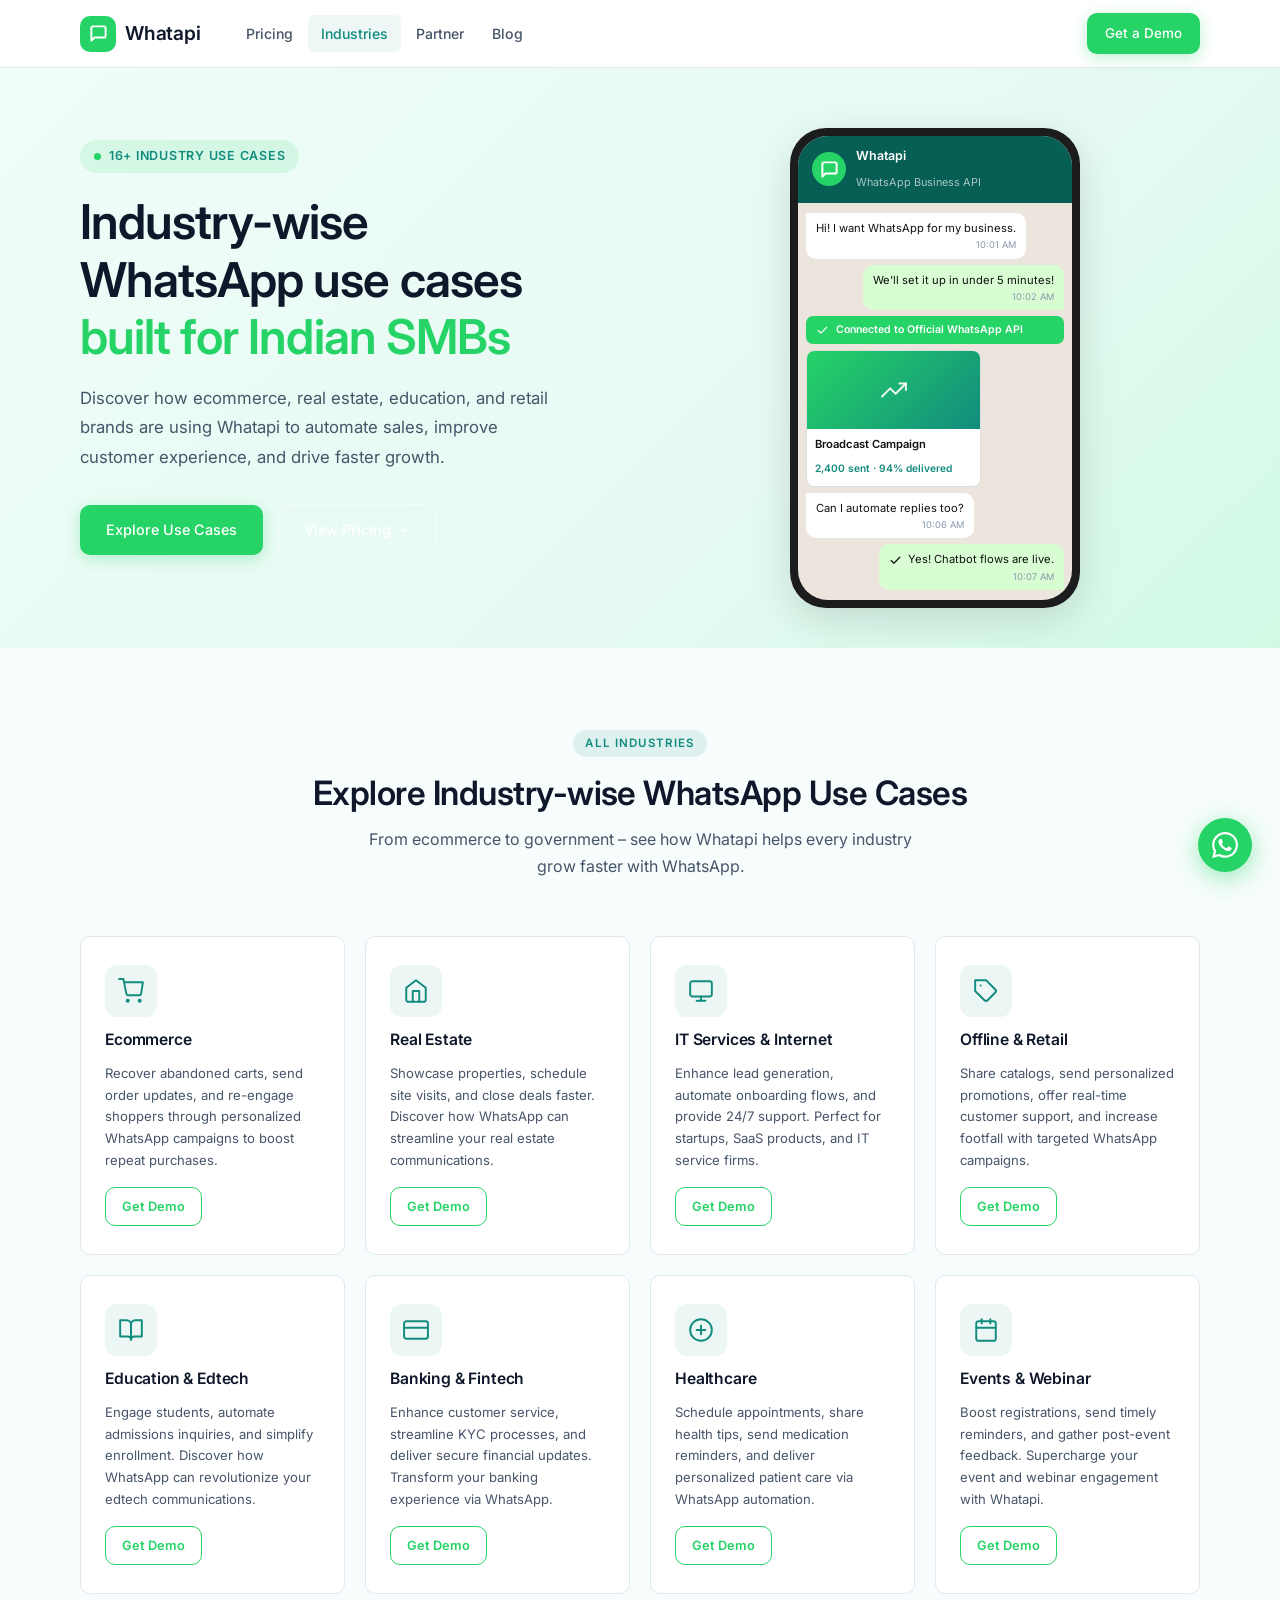
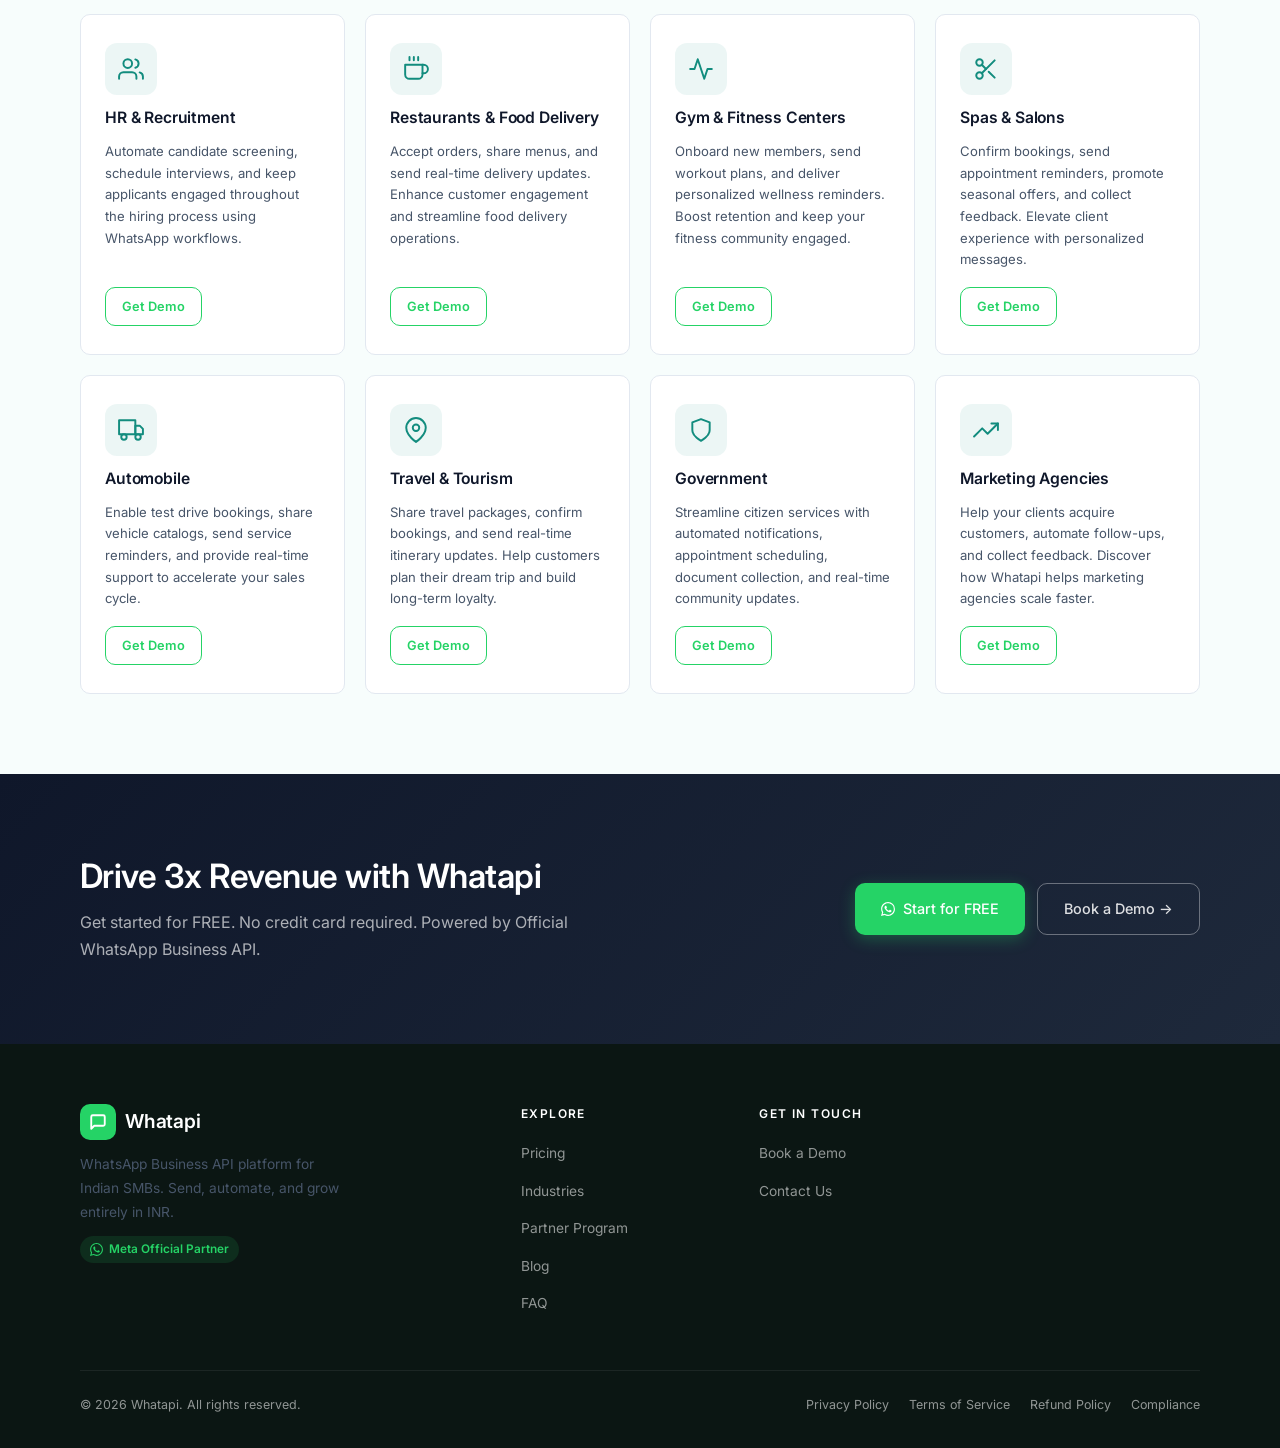
<file: pages/industries.html>
<!DOCTYPE html>
<html lang="en">
<head>
  <meta charset="UTF-8" />
  <meta name="viewport" content="width=device-width, initial-scale=1.0" />
  <meta name="description" content="Explore how Whatapi powers WhatsApp marketing and automation across 16+ industries – Ecommerce, Real Estate, Healthcare, Education, and more." />
  <title>Industry-wise WhatsApp Use Cases – Whatapi</title>
  <link rel="preconnect" href="https://fonts.googleapis.com" />
  <link rel="preconnect" href="https://fonts.gstatic.com" crossorigin />
  <link href="https://fonts.googleapis.com/css2?family=Inter:wght@400;500;600&display=swap" rel="stylesheet" />
    <link rel="icon" type="image/svg+xml" href="../assets/icons/favicon.svg">

  <link rel="stylesheet" href="../styles/main.css" />
</head>
<body>

  
<!-- ══════════════════════════════════════════════════════════
     NAVBAR
═══════════════════════════════════════════════════════════ -->
<header class="navbar">
  <div class="container">

    <a href="../index.html" class="nav-logo">
      <div class="logo-icon">
        <svg width="19" height="19" viewBox="0 0 24 24" fill="none" stroke="#fff" stroke-width="2.5" stroke-linecap="round" stroke-linejoin="round">
          <path d="M21 15a2 2 0 0 1-2 2H7l-4 4V5a2 2 0 0 1 2-2h14a2 2 0 0 1 2 2z"/>
        </svg>
      </div>
      Whatapi
    </a>

    <nav class="nav-links">
      <div class="nav-item"><a href="pricing.html">Pricing</a></div>
      <div class="nav-item"><a href="industries.html" class="nav-active">Industries</a></div>
      <div class="nav-item"><a href="partner.html">Partner</a></div>
      <div class="nav-item"><a href="../blog/index.html">Blog</a></div>
    </nav>

  <div class="nav-cta">
      <a href="contact.html" class="btn btn-primary btn-sm">Get a Demo</a>
    </div>

    <button class="hamburger" id="hamburger" aria-label="Toggle menu">
      <span></span><span></span><span></span>
    </button>
  </div>
</header>

<!-- Mobile Menu -->
<div class="mobile-menu" id="mobileMenu">
  <a href="pricing.html"><svg width="16" height="16" viewBox="0 0 24 24" fill="none" stroke="var(--color-accent)" stroke-width="2" stroke-linecap="round" stroke-linejoin="round"><path d="M20.59 13.41l-7.17 7.17a2 2 0 01-2.83 0L2 12V2h10l8.59 8.59a2 2 0 010 2.82z"/><line x1="7" y1="7" x2="7.01" y2="7"/></svg> Pricing</a>
  <a href="industries.html"><svg width="16" height="16" viewBox="0 0 24 24" fill="none" stroke="var(--color-accent)" stroke-width="2" stroke-linecap="round" stroke-linejoin="round"><polygon points="12 2 2 7 12 12 22 7 12 2"/><polyline points="2 17 12 22 22 17"/><polyline points="2 12 12 17 22 12"/></svg> Industries</a>
  <a href="partner.html"><svg width="16" height="16" viewBox="0 0 24 24" fill="none" stroke="var(--color-accent)" stroke-width="2" stroke-linecap="round" stroke-linejoin="round"><path d="M17 21v-2a4 4 0 00-4-4H5a4 4 0 00-4 4v2"/><circle cx="9" cy="7" r="4"/><path d="M23 21v-2a4 4 0 00-3-3.87"/><path d="M16 3.13a4 4 0 010 7.75"/></svg> Partner</a>
  <a href="../blog/index.html"><svg width="16" height="16" viewBox="0 0 24 24" fill="none" stroke="var(--color-accent)" stroke-width="2" stroke-linecap="round" stroke-linejoin="round"><path d="M14 2H6a2 2 0 00-2 2v16a2 2 0 002 2h12a2 2 0 002-2V8z"/><polyline points="14 2 14 8 20 8"/><line x1="16" y1="13" x2="8" y2="13"/><line x1="16" y1="17" x2="8" y2="17"/></svg> Blog</a>
  <div class="mobile-cta">
    <a href="contact.html" class="btn btn-primary full-width">Get a Demo</a>
  </div>
</div>


<!-- ══════════════════════════════════════════════════════════
     HERO
═══════════════════════════════════════════════════════════ -->
<section class="ind-hero">
  <div class="container">

    <!-- Left: Copy -->
    <div class="ind-hero-content">
      <div class="ind-hero-badge">
        <span class="dot"></span>
        16+ Industry Use Cases
      </div>

      <h1>Industry-wise WhatsApp use cases<br/><span class="highlight">built for Indian SMBs</span></h1>

      <p>
        Discover how ecommerce, real estate, education, and retail brands are using
        Whatapi to automate sales, improve customer experience, and drive faster growth.
      </p>

      <div class="ind-hero-actions">
        <a href="contact.html" class="btn btn-primary">
          Explore Use Cases
        </a>
        <a href="pricing.html" class="btn btn-ghost">View Pricing →</a>
      </div>
    </div>

    <!-- Right: Chat mockup -->
    <div class="ind-hero-visual">
      <div class="phone-wrap">
        <div class="phone-mockup">
          <div class="phone-screen">
            <div class="phone-topbar">
              <div class="phone-avatar">
                <svg width="19" height="19" viewBox="0 0 24 24" fill="none" stroke="#fff" stroke-width="2.5" stroke-linecap="round" stroke-linejoin="round">
                  <path d="M21 15a2 2 0 0 1-2 2H7l-4 4V5a2 2 0 0 1 2-2h14a2 2 0 0 1 2 2z"/>
                </svg>
              </div>
              <div class="phone-info">
                <strong>Whatapi</strong>
                <span>WhatsApp Business API</span>
              </div>
            </div>
            <div class="phone-msgs">
              <div class="msg msg-in">
                Hi! I want WhatsApp for my business.
                <div class="msg-time">10:01 AM</div>
              </div>
              <div class="msg msg-out">
                We'll set it up in under 5 minutes!
                <div class="msg-time">10:02 AM</div>
              </div>
              <div class="msg-tag">
                <svg width="13" height="13" viewBox="0 0 24 24" fill="none" stroke="currentColor" stroke-width="2" stroke-linecap="round" stroke-linejoin="round" style="display:inline;vertical-align:middle;margin-right:4px"><polyline points="20 6 9 17 4 12"/></svg>
                Connected to Official WhatsApp API
              </div>
              <div class="msg-catalog">
                <div class="msg-catalog-img">
                  <svg width="26" height="26" viewBox="0 0 24 24" fill="none" stroke="rgba(255,255,255,0.9)" stroke-width="1.8" stroke-linecap="round" stroke-linejoin="round">
                    <polyline points="23 6 13.5 15.5 8.5 10.5 1 18"/><polyline points="17 6 23 6 23 12"/>
                  </svg>
                </div>
                <div class="msg-catalog-body">
                  <strong>Broadcast Campaign</strong>
                  <span>2,400 sent · 94% delivered</span>
                </div>
              </div>
              <div class="msg msg-in">
                Can I automate replies too?
                <div class="msg-time">10:06 AM</div>
              </div>
              <div class="msg msg-out">
                <svg width="13" height="13" viewBox="0 0 24 24" fill="none" stroke="currentColor" stroke-width="2.2" stroke-linecap="round" stroke-linejoin="round" style="display:inline;vertical-align:middle;margin-right:3px"><polyline points="20 6 9 17 4 12"/></svg>
                Yes! Chatbot flows are live.
                <div class="msg-time">10:07 AM</div>
              </div>
            </div>
          </div>
        </div>
      </div>
    </div>

  </div>
</section>


<!-- ══════════════════════════════════════════════════════════
     TRUSTED BY
═══════════════════════════════════════════════════════════ -->
<!-- <div class="trusted-strip">
  <div class="container">
    <span class="trusted-label">Trusted by 10,000+ businesses</span>
    <div class="trusted-logos">
      <span class="trusted-logo-item"><span class="logo-dot"></span>ShopEasy</span>
      <span class="trusted-logo-item"><span class="logo-dot"></span>MediCare+</span>
      <span class="trusted-logo-item"><span class="logo-dot"></span>EduLeap</span>
      <span class="trusted-logo-item"><span class="logo-dot"></span>FinServe</span>
      <span class="trusted-logo-item"><span class="logo-dot"></span>RealNest</span>
      <span class="trusted-logo-item"><span class="logo-dot"></span>AgencyPro</span>
    </div>
  </div>
</div> -->


<!-- ══════════════════════════════════════════════════════════
     INDUSTRY CARDS GRID
═══════════════════════════════════════════════════════════ -->
<section class="industries-section">
  <div class="container">

    <div class="section-header">
      <span class="section-label">All Industries</span>
      <h2>Explore Industry-wise WhatsApp Use Cases</h2>
      <p>From ecommerce to government – see how Whatapi helps every industry grow faster with WhatsApp.</p>
    </div>

    <div class="industries-grid">

      <!-- Ecommerce -->
      <div class="industry-card">
        <div class="industry-icon">
          <svg width="26" height="26" viewBox="0 0 24 24" fill="none" stroke="var(--color-accent)" stroke-width="1.8" stroke-linecap="round" stroke-linejoin="round">
            <circle cx="9" cy="21" r="1"/><circle cx="20" cy="21" r="1"/>
            <path d="M1 1h4l2.68 13.39a2 2 0 001.99 1.61h9.72a2 2 0 001.98-1.68l1.6-10.32H6"/>
          </svg>
        </div>
        <h3>Ecommerce</h3>
        <p>Recover abandoned carts, send order updates, and re-engage shoppers through personalized WhatsApp campaigns to boost repeat purchases.</p>
        <a href="contact.html" class="btn-outline-green">Get Demo</a>
      </div>

      <!-- Real Estate -->
      <div class="industry-card">
        <div class="industry-icon">
          <svg width="26" height="26" viewBox="0 0 24 24" fill="none" stroke="var(--color-accent)" stroke-width="1.8" stroke-linecap="round" stroke-linejoin="round">
            <path d="M3 9l9-7 9 7v11a2 2 0 01-2 2H5a2 2 0 01-2-2z"/>
            <polyline points="9 22 9 12 15 12 15 22"/>
          </svg>
        </div>
        <h3>Real Estate</h3>
        <p>Showcase properties, schedule site visits, and close deals faster. Discover how WhatsApp can streamline your real estate communications.</p>
        <a href="contact.html" class="btn-outline-green">Get Demo</a>
      </div>

      <!-- IT Services & Internet -->
      <div class="industry-card">
        <div class="industry-icon">
          <svg width="26" height="26" viewBox="0 0 24 24" fill="none" stroke="var(--color-accent)" stroke-width="1.8" stroke-linecap="round" stroke-linejoin="round">
            <rect x="2" y="3" width="20" height="14" rx="2" ry="2"/>
            <line x1="8" y1="21" x2="16" y2="21"/><line x1="12" y1="17" x2="12" y2="21"/>
          </svg>
        </div>
        <h3>IT Services &amp; Internet</h3>
        <p>Enhance lead generation, automate onboarding flows, and provide 24/7 support. Perfect for startups, SaaS products, and IT service firms.</p>
        <a href="contact.html" class="btn-outline-green">Get Demo</a>
      </div>

      <!-- Offline & Retail -->
      <div class="industry-card">
        <div class="industry-icon">
          <svg width="26" height="26" viewBox="0 0 24 24" fill="none" stroke="var(--color-accent)" stroke-width="1.8" stroke-linecap="round" stroke-linejoin="round">
            <path d="M20.59 13.41l-7.17 7.17a2 2 0 01-2.83 0L2 12V2h10l8.59 8.59a2 2 0 010 2.82z"/>
            <line x1="7" y1="7" x2="7.01" y2="7"/>
          </svg>
        </div>
        <h3>Offline &amp; Retail</h3>
        <p>Share catalogs, send personalized promotions, offer real-time customer support, and increase footfall with targeted WhatsApp campaigns.</p>
        <a href="contact.html" class="btn-outline-green">Get Demo</a>
      </div>

      <!-- Education & Edtech -->
      <div class="industry-card">
        <div class="industry-icon">
          <svg width="26" height="26" viewBox="0 0 24 24" fill="none" stroke="var(--color-accent)" stroke-width="1.8" stroke-linecap="round" stroke-linejoin="round">
            <path d="M2 3h6a4 4 0 014 4v14a3 3 0 00-3-3H2z"/>
            <path d="M22 3h-6a4 4 0 00-4 4v14a3 3 0 013-3h7z"/>
          </svg>
        </div>
        <h3>Education &amp; Edtech</h3>
        <p>Engage students, automate admissions inquiries, and simplify enrollment. Discover how WhatsApp can revolutionize your edtech communications.</p>
        <a href="contact.html" class="btn-outline-green">Get Demo</a>
      </div>

      <!-- Banking & Fintech -->
      <div class="industry-card">
        <div class="industry-icon">
          <svg width="26" height="26" viewBox="0 0 24 24" fill="none" stroke="var(--color-accent)" stroke-width="1.8" stroke-linecap="round" stroke-linejoin="round">
            <rect x="1" y="4" width="22" height="16" rx="2" ry="2"/>
            <line x1="1" y1="10" x2="23" y2="10"/>
          </svg>
        </div>
        <h3>Banking &amp; Fintech</h3>
        <p>Enhance customer service, streamline KYC processes, and deliver secure financial updates. Transform your banking experience via WhatsApp.</p>
        <a href="contact.html" class="btn-outline-green">Get Demo</a>
      </div>

      <!-- Healthcare -->
      <div class="industry-card">
        <div class="industry-icon">
          <svg width="26" height="26" viewBox="0 0 24 24" fill="none" stroke="var(--color-accent)" stroke-width="1.8" stroke-linecap="round" stroke-linejoin="round">
            <circle cx="12" cy="12" r="10"/>
            <line x1="12" y1="8" x2="12" y2="16"/><line x1="8" y1="12" x2="16" y2="12"/>
          </svg>
        </div>
        <h3>Healthcare</h3>
        <p>Schedule appointments, share health tips, send medication reminders, and deliver personalized patient care via WhatsApp automation.</p>
        <a href="contact.html" class="btn-outline-green">Get Demo</a>
      </div>

      <!-- Events & Webinar -->
      <div class="industry-card">
        <div class="industry-icon">
          <svg width="26" height="26" viewBox="0 0 24 24" fill="none" stroke="var(--color-accent)" stroke-width="1.8" stroke-linecap="round" stroke-linejoin="round">
            <rect x="3" y="4" width="18" height="18" rx="2" ry="2"/>
            <line x1="16" y1="2" x2="16" y2="6"/><line x1="8" y1="2" x2="8" y2="6"/>
            <line x1="3" y1="10" x2="21" y2="10"/>
          </svg>
        </div>
        <h3>Events &amp; Webinar</h3>
        <p>Boost registrations, send timely reminders, and gather post-event feedback. Supercharge your event and webinar engagement with Whatapi.</p>
        <a href="contact.html" class="btn-outline-green">Get Demo</a>
      </div>

      <!-- HR & Recruitment -->
      <div class="industry-card">
        <div class="industry-icon">
          <svg width="26" height="26" viewBox="0 0 24 24" fill="none" stroke="var(--color-accent)" stroke-width="1.8" stroke-linecap="round" stroke-linejoin="round">
            <path d="M17 21v-2a4 4 0 00-4-4H5a4 4 0 00-4 4v2"/>
            <circle cx="9" cy="7" r="4"/>
            <path d="M23 21v-2a4 4 0 00-3-3.87"/><path d="M16 3.13a4 4 0 010 7.75"/>
          </svg>
        </div>
        <h3>HR &amp; Recruitment</h3>
        <p>Automate candidate screening, schedule interviews, and keep applicants engaged throughout the hiring process using WhatsApp workflows.</p>
        <a href="contact.html" class="btn-outline-green">Get Demo</a>
      </div>

      <!-- Restaurants & Food Delivery -->
      <div class="industry-card">
        <div class="industry-icon">
          <svg width="26" height="26" viewBox="0 0 24 24" fill="none" stroke="var(--color-accent)" stroke-width="1.8" stroke-linecap="round" stroke-linejoin="round">
            <path d="M18 8h1a4 4 0 010 8h-1"/>
            <path d="M2 8h16v9a4 4 0 01-4 4H6a4 4 0 01-4-4V8z"/>
            <line x1="6" y1="1" x2="6" y2="4"/><line x1="10" y1="1" x2="10" y2="4"/><line x1="14" y1="1" x2="14" y2="4"/>
          </svg>
        </div>
        <h3>Restaurants &amp; Food Delivery</h3>
        <p>Accept orders, share menus, and send real-time delivery updates. Enhance customer engagement and streamline food delivery operations.</p>
        <a href="contact.html" class="btn-outline-green">Get Demo</a>
      </div>

      <!-- Gym & Fitness Centers -->
      <div class="industry-card">
        <div class="industry-icon">
          <svg width="26" height="26" viewBox="0 0 24 24" fill="none" stroke="var(--color-accent)" stroke-width="1.8" stroke-linecap="round" stroke-linejoin="round">
            <polyline points="22 12 18 12 15 21 9 3 6 12 2 12"/>
          </svg>
        </div>
        <h3>Gym &amp; Fitness Centers</h3>
        <p>Onboard new members, send workout plans, and deliver personalized wellness reminders. Boost retention and keep your fitness community engaged.</p>
        <a href="contact.html" class="btn-outline-green">Get Demo</a>
      </div>

      <!-- Spas & Salons -->
      <div class="industry-card">
        <div class="industry-icon">
          <svg width="26" height="26" viewBox="0 0 24 24" fill="none" stroke="var(--color-accent)" stroke-width="1.8" stroke-linecap="round" stroke-linejoin="round">
            <circle cx="6" cy="6" r="3"/><circle cx="6" cy="18" r="3"/>
            <line x1="20" y1="4" x2="8.12" y2="15.88"/>
            <line x1="14.47" y1="14.48" x2="20" y2="20"/>
            <line x1="8.12" y1="8.12" x2="12" y2="12"/>
          </svg>
        </div>
        <h3>Spas &amp; Salons</h3>
        <p>Confirm bookings, send appointment reminders, promote seasonal offers, and collect feedback. Elevate client experience with personalized messages.</p>
        <a href="contact.html" class="btn-outline-green">Get Demo</a>
      </div>

      <!-- Automobile -->
      <div class="industry-card">
        <div class="industry-icon">
          <svg width="26" height="26" viewBox="0 0 24 24" fill="none" stroke="var(--color-accent)" stroke-width="1.8" stroke-linecap="round" stroke-linejoin="round">
            <rect x="1" y="3" width="15" height="13"/>
            <polygon points="16 8 20 8 23 11 23 16 16 16 16 8"/>
            <circle cx="5.5" cy="18.5" r="2.5"/><circle cx="18.5" cy="18.5" r="2.5"/>
          </svg>
        </div>
        <h3>Automobile</h3>
        <p>Enable test drive bookings, share vehicle catalogs, send service reminders, and provide real-time support to accelerate your sales cycle.</p>
        <a href="contact.html" class="btn-outline-green">Get Demo</a>
      </div>

      <!-- Travel & Tourism -->
      <div class="industry-card">
        <div class="industry-icon">
          <svg width="26" height="26" viewBox="0 0 24 24" fill="none" stroke="var(--color-accent)" stroke-width="1.8" stroke-linecap="round" stroke-linejoin="round">
            <path d="M21 10c0 7-9 13-9 13s-9-6-9-13a9 9 0 0118 0z"/>
            <circle cx="12" cy="10" r="3"/>
          </svg>
        </div>
        <h3>Travel &amp; Tourism</h3>
        <p>Share travel packages, confirm bookings, and send real-time itinerary updates. Help customers plan their dream trip and build long-term loyalty.</p>
        <a href="contact.html" class="btn-outline-green">Get Demo</a>
      </div>

      <!-- Government -->
      <div class="industry-card">
        <div class="industry-icon">
          <svg width="26" height="26" viewBox="0 0 24 24" fill="none" stroke="var(--color-accent)" stroke-width="1.8" stroke-linecap="round" stroke-linejoin="round">
            <path d="M12 22s8-4 8-10V5l-8-3-8 3v7c0 6 8 10 8 10z"/>
          </svg>
        </div>
        <h3>Government</h3>
        <p>Streamline citizen services with automated notifications, appointment scheduling, document collection, and real-time community updates.</p>
        <a href="contact.html" class="btn-outline-green">Get Demo</a>
      </div>

      <!-- Marketing Agencies -->
      <div class="industry-card">
        <div class="industry-icon">
          <svg width="26" height="26" viewBox="0 0 24 24" fill="none" stroke="var(--color-accent)" stroke-width="1.8" stroke-linecap="round" stroke-linejoin="round">
            <polyline points="23 6 13.5 15.5 8.5 10.5 1 18"/>
            <polyline points="17 6 23 6 23 12"/>
          </svg>
        </div>
        <h3>Marketing Agencies</h3>
        <p>Help your clients acquire customers, automate follow-ups, and collect feedback. Discover how Whatapi helps marketing agencies scale faster.</p>
        <a href="contact.html" class="btn-outline-green">Get Demo</a>
      </div>

    </div>
  </div>
</section>


<!-- ══════════════════════════════════════════════════════════
     CTA BANNER
═══════════════════════════════════════════════════════════ -->
<section class="ind-cta-banner">
  <div class="container">
    <div class="ind-cta-text">
      <h2>Drive 3x Revenue with Whatapi</h2>
      <p>Get started for FREE. No credit card required. Powered by Official WhatsApp Business API.</p>
    </div>
    <div class="ind-cta-actions">
      <a href="contact.html" class="btn btn-primary">
        <svg width="14" height="14" viewBox="0 0 24 24" fill="currentColor"><path d="M17.472 14.382c-.297-.149-1.758-.867-2.03-.967-.273-.099-.471-.148-.67.15-.197.297-.767.966-.94 1.164-.173.199-.347.223-.644.075-.297-.15-1.255-.463-2.39-1.475-.883-.788-1.48-1.761-1.653-2.059-.173-.297-.018-.458.13-.606.134-.133.298-.347.446-.52.149-.174.198-.298.298-.497.099-.198.05-.371-.025-.52-.075-.149-.669-1.612-.916-2.207-.242-.579-.487-.5-.669-.51-.173-.008-.371-.01-.57-.01-.198 0-.52.074-.792.372-.272.297-1.04 1.016-1.04 2.479 0 1.462 1.065 2.875 1.213 3.074.149.198 2.096 3.2 5.077 4.487.709.306 1.262.489 1.694.625.712.227 1.36.195 1.871.118.571-.085 1.758-.719 2.006-1.413.248-.694.248-1.289.173-1.413-.074-.124-.272-.198-.57-.347m-5.421 7.403h-.004a9.87 9.87 0 01-5.031-1.378l-.361-.214-3.741.982.998-3.648-.235-.374a9.86 9.86 0 01-1.51-5.26c.001-5.45 4.436-9.884 9.888-9.884 2.64 0 5.122 1.03 6.988 2.898a9.825 9.825 0 012.893 6.994c-.003 5.45-4.437 9.884-9.885 9.884m8.413-18.297A11.815 11.815 0 0012.05 0C5.495 0 .16 5.335.157 11.892c0 2.096.547 4.142 1.588 5.945L.057 24l6.305-1.654a11.882 11.882 0 005.683 1.448h.005c6.554 0 11.89-5.335 11.893-11.893a11.821 11.821 0 00-3.48-8.413Z"/></svg>
        Start for FREE
      </a>
      <a href="contact.html" class="btn btn-ghost-light">Book a Demo →</a>
    </div>
  </div>
</section>


<!-- ══════════════════════════════════════════════════════════
     FOOTER
═══════════════════════════════════════════════════════════ -->
<footer class="footer">
  <div class="container">
    <div class="footer-grid">

      <div class="footer-brand">
        <a href="../index.html" class="nav-logo">
          <div class="logo-icon">
            <svg width="18" height="18" viewBox="0 0 24 24" fill="none" stroke="#fff" stroke-width="2.5" stroke-linecap="round" stroke-linejoin="round"><path d="M21 15a2 2 0 0 1-2 2H7l-4 4V5a2 2 0 0 1 2-2h14a2 2 0 0 1 2 2z"/></svg>
          </div>
          Whatapi
        </a>
        <p>WhatsApp Business API platform for Indian SMBs. Send, automate, and grow entirely in INR.</p>
        <div class="wa-badge">
          <svg width="13" height="13" viewBox="0 0 24 24" fill="currentColor"><path d="M17.472 14.382c-.297-.149-1.758-.867-2.03-.967-.273-.099-.471-.148-.67.15-.197.297-.767.966-.94 1.164-.173.199-.347.223-.644.075-.297-.15-1.255-.463-2.39-1.475-.883-.788-1.48-1.761-1.653-2.059-.173-.297-.018-.458.13-.606.134-.133.298-.347.446-.52.149-.174.198-.298.298-.497.099-.198.05-.371-.025-.52-.075-.149-.669-1.612-.916-2.207-.242-.579-.487-.5-.669-.51-.173-.008-.371-.01-.57-.01-.198 0-.52.074-.792.372-.272.297-1.04 1.016-1.04 2.479 0 1.462 1.065 2.875 1.213 3.074.149.198 2.096 3.2 5.077 4.487.709.306 1.262.489 1.694.625.712.227 1.36.195 1.871.118.571-.085 1.758-.719 2.006-1.413.248-.694.248-1.289.173-1.413-.074-.124-.272-.198-.57-.347m-5.421 7.403h-.004a9.87 9.87 0 01-5.031-1.378l-.361-.214-3.741.982.998-3.648-.235-.374a9.86 9.86 0 01-1.51-5.26c.001-5.45 4.436-9.884 9.888-9.884 2.64 0 5.122 1.03 6.988 2.898a9.825 9.825 0 012.893 6.994c-.003 5.45-4.437 9.884-9.885 9.884m8.413-18.297A11.815 11.815 0 0012.05 0C5.495 0 .16 5.335.157 11.892c0 2.096.547 4.142 1.588 5.945L.057 24l6.305-1.654a11.882 11.882 0 005.683 1.448h.005c6.554 0 11.89-5.335 11.893-11.893a11.821 11.821 0 00-3.48-8.413Z"/></svg>
          Meta Official Partner
        </div>
      </div>

      <div class="footer-col">
        <h4>Explore</h4>
        <ul>
          <li><a href="pricing.html">Pricing</a></li>
          <li><a href="industries.html">Industries</a></li>
          <li><a href="partner.html">Partner Program</a></li>
          <li><a href="../blog/index.html">Blog</a></li>
          <li><a href="faq.html">FAQ</a></li>
        </ul>
      </div>

      <div class="footer-col">
        <h4>Get in Touch</h4>
        <ul>
          <li><a href="contact.html">Book a Demo</a></li>
          <li><a href="contact.html">Contact Us</a></li>
        </ul>
      </div>

    </div>
    <div class="footer-bottom">
      <span>© 2026 Whatapi. All rights reserved.</span>
      <div class="footer-legal">
        <a href="coming-soon.html">Privacy Policy</a>
        <a href="coming-soon.html">Terms of Service</a>
        <a href="coming-soon.html">Refund Policy</a>
        <a href="coming-soon.html">Compliance</a>
      </div>
    </div>
  </div>
</footer>


<!-- ══════════════════════════════════════════════════════════
     FLOATING CTA
═══════════════════════════════════════════════════════════ -->
<a href="https://wa.me/918369693412" class="float-wa" target="_blank" rel="noopener" aria-label="Chat on WhatsApp">
  <svg width="26" height="26" viewBox="0 0 24 24" fill="#fff"><path d="M17.472 14.382c-.297-.149-1.758-.867-2.03-.967-.273-.099-.471-.148-.67.15-.197.297-.767.966-.94 1.164-.173.199-.347.223-.644.075-.297-.15-1.255-.463-2.39-1.475-.883-.788-1.48-1.761-1.653-2.059-.173-.297-.018-.458.13-.606.134-.133.298-.347.446-.52.149-.174.198-.298.298-.497.099-.198.05-.371-.025-.52-.075-.149-.669-1.612-.916-2.207-.242-.579-.487-.5-.669-.51-.173-.008-.371-.01-.57-.01-.198 0-.52.074-.792.372-.272.297-1.04 1.016-1.04 2.479 0 1.462 1.065 2.875 1.213 3.074.149.198 2.096 3.2 5.077 4.487.709.306 1.262.489 1.694.625.712.227 1.36.195 1.871.118.571-.085 1.758-.719 2.006-1.413.248-.694.248-1.289.173-1.413-.074-.124-.272-.198-.57-.347m-5.421 7.403h-.004a9.87 9.87 0 01-5.031-1.378l-.361-.214-3.741.982.998-3.648-.235-.374a9.86 9.86 0 01-1.51-5.26c.001-5.45 4.436-9.884 9.888-9.884 2.64 0 5.122 1.03 6.988 2.898a9.825 9.825 0 012.893 6.994c-.003 5.45-4.437 9.884-9.885 9.884m8.413-18.297A11.815 11.815 0 0012.05 0C5.495 0 .16 5.335.157 11.892c0 2.096.547 4.142 1.588 5.945L.057 24l6.305-1.654a11.882 11.882 0 005.683 1.448h.005c6.554 0 11.89-5.335 11.893-11.893a11.821 11.821 0 00-3.48-8.413Z"/></svg>
</a>


<!-- Navbar JS -->
<script>
  const hamburger = document.getElementById('hamburger');
  const mobileMenu = document.getElementById('mobileMenu');
  hamburger.addEventListener('click', () => {
    hamburger.classList.toggle('active');
    mobileMenu.classList.toggle('open');
  });

  const revealObserver = new IntersectionObserver((entries) => {
    entries.forEach(entry => {
      if (entry.isIntersecting) {
        entry.target.classList.add('is-visible');
        revealObserver.unobserve(entry.target);
      }
    });
  }, { threshold: 0.1 });

  document.querySelectorAll('.industries-grid').forEach(el => revealObserver.observe(el));
</script>

</body>
</html>
</file>
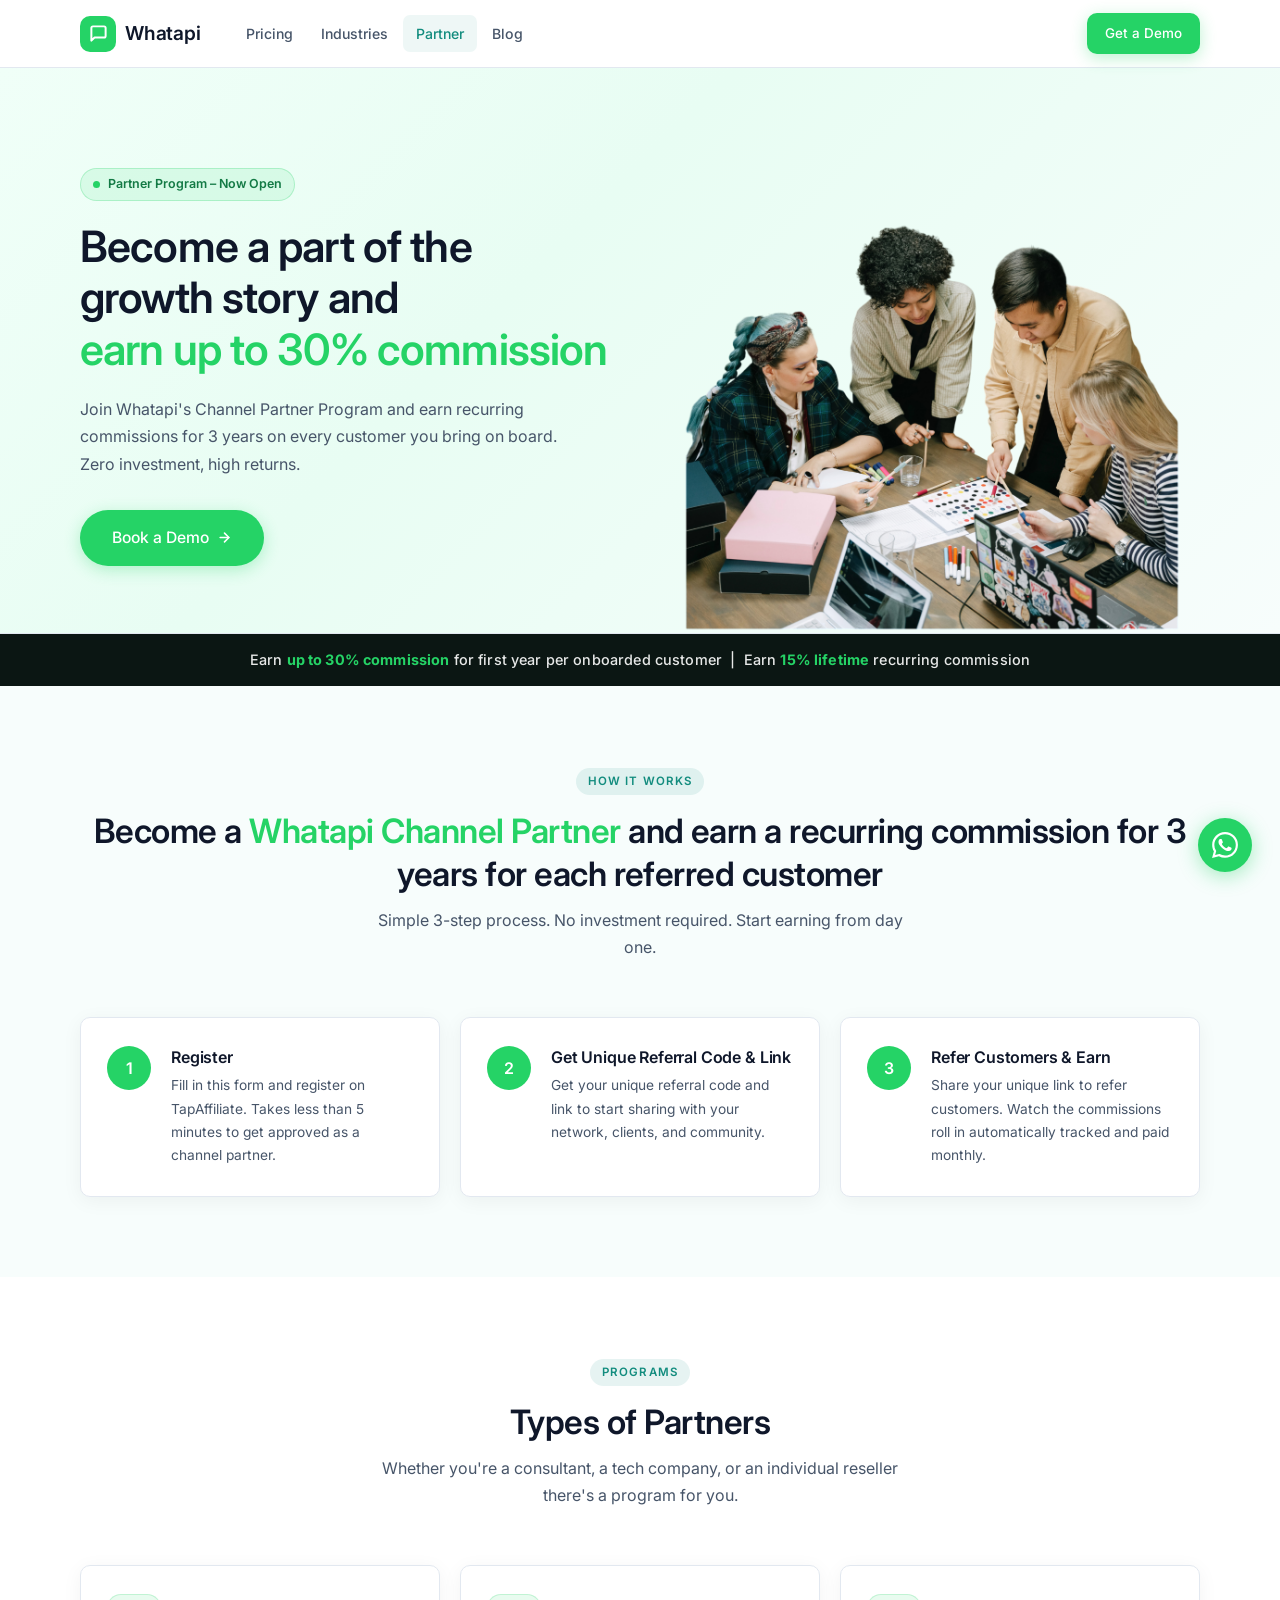
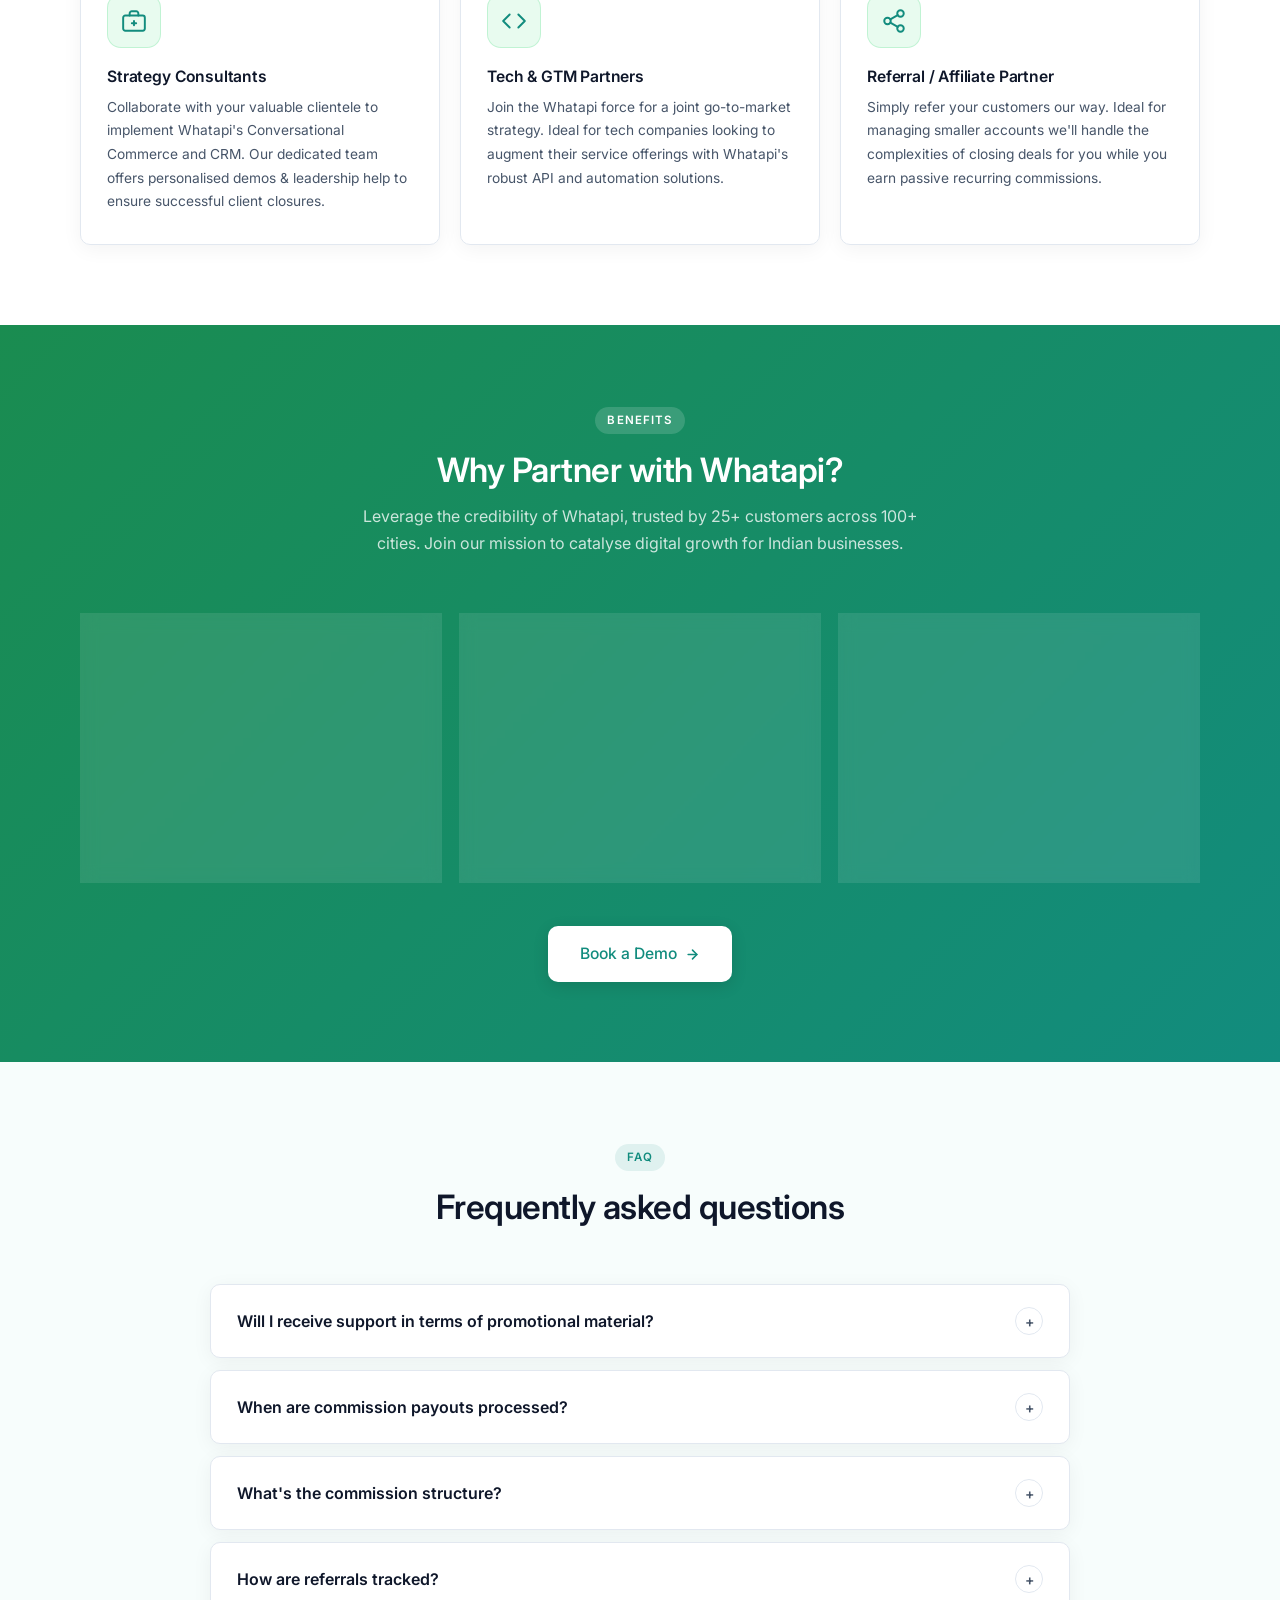
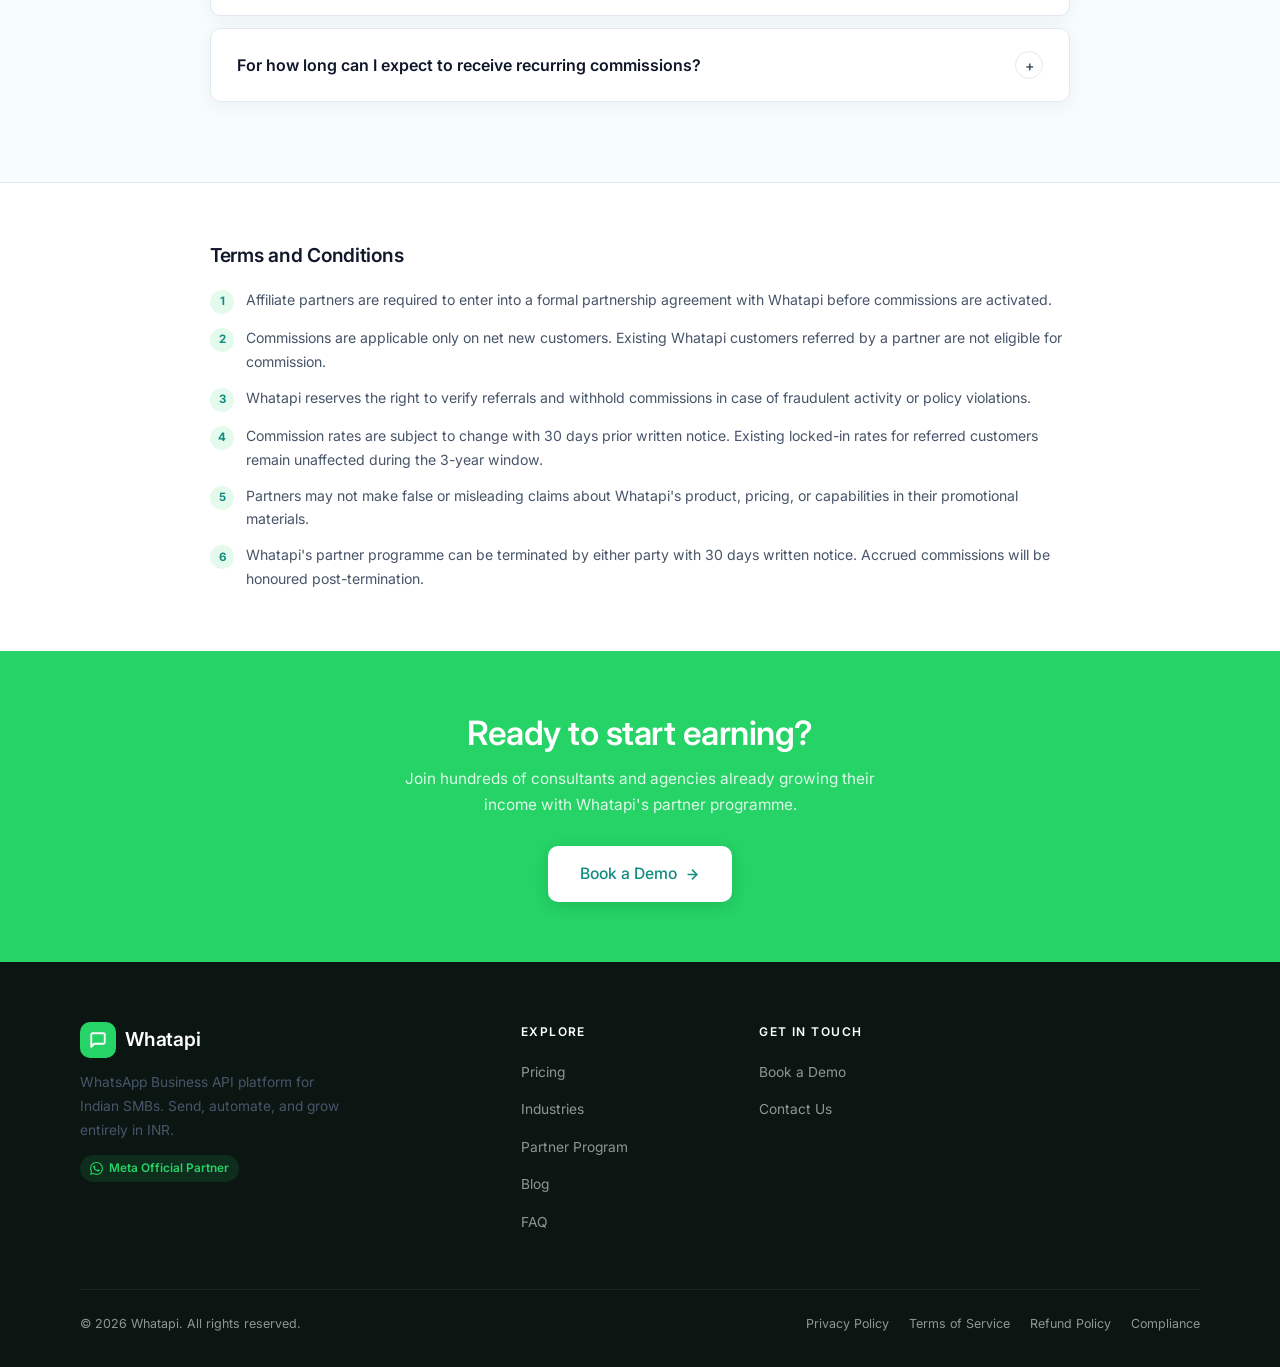
<file: pages/partner.html>
<!DOCTYPE html>
<html lang="en">
<head>
  <meta charset="UTF-8" />
  <meta name="viewport" content="width=device-width, initial-scale=1.0" />
  <meta name="description" content="Whatapi Partner Program – Become a channel partner and earn up to 30% recurring commission for every customer you refer. Join India's fastest-growing WhatsApp API platform." />
  <title>Partner with Whatapi – Earn up to 30% Commission</title>
  <link rel="preconnect" href="https://fonts.googleapis.com" />
  <link rel="preconnect" href="https://fonts.gstatic.com" crossorigin />
  <link href="https://fonts.googleapis.com/css2?family=Inter:wght@400;500;600&display=swap" rel="stylesheet" />
    <link rel="icon" type="image/svg+xml" href="../assets/icons/favicon.svg">

  <link rel="stylesheet" href="../styles/main.css" />
  <style>
    /* ── Partner Page Styles ─────────────────────────────────── */

    /* Hero */
    .partner-hero {
      background: linear-gradient(135deg, #f0fff8 0%, #e8fdf3 40%, #f7fdfc 100%);
      padding: 80px 0 0;
      overflow: hidden;
      border-bottom: 1px solid var(--color-border);
    }
    .partner-hero .container {
      display: grid;
      grid-template-columns: 1fr;
      gap: 48px;
      align-items: start;
    }
    .partner-hero-content { max-width: 560px; }
    .partner-hero-content h1 {
      margin-bottom: 20px;
      font-size: clamp(1.8rem, 4vw, 2.7rem);
    }
    .partner-hero-content h1 .highlight { color: var(--color-primary); }
    .partner-hero-content p {
      font-size: 1rem;
      margin-bottom: 32px;
      max-width: 480px;
    }
    .partner-hero-visual {
      display: flex;
      justify-content: center;
      align-items: center;
    }
    .partner-hero-img-box {
      width: 100%;
      max-width: 460px;
      margin-top: -160px;
    }
    .partner-hero-img-box img {
      width: 100%;
      height: auto;
      display: block;
      mix-blend-mode: multiply;
    }

    /* Commission ticker */
    .commission-ticker {
      background: #0B1613;
      color: rgba(255,255,255,.9);
      padding: 14px 0;
      text-align: center;
      font-size: .9rem;
      font-weight: 500;
      letter-spacing: .01em;
    }
    .commission-ticker span { color: var(--color-primary); font-weight: 700; }

    /* Trusted by */
    .trusted-by {
      background: #fff;
      padding: 48px 0;
      border-bottom: 1px solid var(--color-border);
    }
    .trusted-by p {
      text-align: center;
      font-size: .78rem;
      font-weight: 600;
      letter-spacing: .1em;
      text-transform: uppercase;
      color: var(--color-text-muted);
      margin-bottom: 28px;
    }
    .trusted-logos {
      display: flex;
      flex-wrap: wrap;
      align-items: center;
      justify-content: center;
      gap: 28px 40px;
    }
    .trusted-logo {
      font-size: .88rem;
      font-weight: 600;
      color: #94a3b8;
      letter-spacing: -.01em;
      padding: 6px 14px;
      border: 1px solid var(--color-border);
      border-radius: 8px;
      transition: color var(--transition), border-color var(--transition);
    }
    .trusted-logo:hover { color: var(--color-accent); border-color: var(--color-accent); }

    /* How it works */
    .how-it-works { background: var(--color-bg); }
    .steps-grid {
      display: grid;
      grid-template-columns: 1fr;
      gap: 20px;
      margin-top: 48px;
    }
    .step-card {
      background: var(--color-card);
      border: 1.5px solid var(--color-border);
      border-radius: var(--radius);
      padding: 28px 26px;
      box-shadow: var(--shadow);
      display: flex;
      align-items: flex-start;
      gap: 20px;
      transition: box-shadow var(--transition), border-color var(--transition);
    }
    .step-card:hover {
      box-shadow: var(--shadow-md);
      border-color: rgba(37,211,102,.35);
    }
    .step-num {
      width: 44px;
      height: 44px;
      border-radius: 50%;
      background: var(--color-primary);
      color: #fff;
      font-size: 1rem;
      font-weight: 600;
      display: flex;
      align-items: center;
      justify-content: center;
      flex-shrink: 0;
    }
    .step-body h3 { margin-bottom: 6px; font-size: 1rem; }
    .step-body p  { font-size: .86rem; }

    /* Types of partners */
    .partner-types { background: #fff; }
    .partner-types-grid {
      display: grid;
      grid-template-columns: 1fr;
      gap: 20px;
    }
    .partner-type-card {
      border: 1.5px solid var(--color-border);
      border-radius: var(--radius);
      box-shadow: var(--shadow);
      transition: box-shadow var(--transition), transform var(--transition), border-color var(--transition);
      background: var(--color-card);
    }
    .partner-type-card:hover {
      box-shadow: var(--shadow-md);
      transform: translateY(-3px);
      border-color: rgba(37,211,102,.35);
    }
    .partner-type-body { padding: 28px 26px 30px; }
    .partner-type-body h3 {
      margin-bottom: 8px;
      font-size: .98rem;
      color: var(--color-text);
    }
    .partner-type-body p { font-size: .86rem; line-height: 1.72; }

    /* Why partner */
    .why-partner {
      background: linear-gradient(135deg, #1a8c50 0%, #128C7E 100%);
      padding: 80px 0;
    }
    .why-partner .section-header h2 { color: #fff; }
    .why-partner .section-header p  { color: rgba(255,255,255,.78); }
    .why-partner .section-label {
      background: rgba(255,255,255,.15);
      color: #fff;
    }
    .why-grid {
      display: grid;
      grid-template-columns: 1fr;
      gap: 18px;
    }
    .why-card {
      background: rgba(255,255,255,.1);
      border: 1px solid rgba(255,255,255,.18);
      border-radius: var(--radius);
      padding: 28px 24px;
      backdrop-filter: blur(8px);
      transition: background var(--transition), transform var(--transition);
    }
    .why-card:hover {
      background: rgba(255,255,255,.17);
      transform: translateY(-2px);
    }
    .why-icon {
      width: 50px;
      height: 50px;
      border-radius: var(--radius);
      background: rgba(255,255,255,.15);
      border: 1px solid rgba(255,255,255,.2);
      display: flex;
      align-items: center;
      justify-content: center;
      margin-bottom: 16px;
    }
    .why-card h3 { color: #fff; margin-bottom: 8px; font-size: .98rem; }
    .why-card p  { color: rgba(255,255,255,.78); font-size: .86rem; }

    /* Partner FAQ */
    .partner-faq { background: var(--color-bg); }

    /* Terms */
    .partner-terms {
      background: #fff;
      padding: 60px 0;
      border-top: 1px solid var(--color-border);
    }
    .terms-box {
      max-width: 860px;
      margin: 0 auto;
    }
    .terms-box h2 {
      font-size: 1.2rem;
      margin-bottom: 20px;
      color: var(--color-text);
    }
    .terms-list {
      display: flex;
      flex-direction: column;
      gap: 12px;
    }
    .terms-list li {
      display: flex;
      align-items: flex-start;
      gap: 12px;
      font-size: .88rem;
      color: var(--color-text-muted);
      line-height: 1.7;
    }
    .terms-num {
      width: 24px;
      height: 24px;
      border-radius: 50%;
      background: rgba(37,211,102,.12);
      color: var(--color-accent);
      font-size: .72rem;
      font-weight: 700;
      display: flex;
      align-items: center;
      justify-content: center;
      flex-shrink: 0;
      margin-top: 2px;
    }

    /* CTA strip */
    .partner-cta-strip {
      background: var(--color-primary);
      padding: 60px 0;
      text-align: center;
    }
    .partner-cta-strip h2 { color: #fff; margin-bottom: 12px; }
    .partner-cta-strip p  { color: rgba(255,255,255,.85); margin-bottom: 28px; font-size: .96rem; max-width: 480px; margin-left: auto; margin-right: auto; }

    /* ── Animations ─────────────────────────────────────────── */
    @keyframes fadeInLeft {
      from { opacity: 0; transform: translateX(-28px); }
      to   { opacity: 1; transform: translateX(0); }
    }
    @keyframes fadeInUp {
      from { opacity: 0; transform: translateY(20px); }
      to   { opacity: 1; transform: translateY(0); }
    }
    @keyframes partnerFloat {
      0%, 100% { transform: translateY(0); }
      50%       { transform: translateY(-10px); }
    }

    /* Hero entrance */
    .partner-hero-content { animation: fadeInLeft .7s ease both; }
    .partner-hero-visual  { animation: heroVisualIn .7s ease .15s both; }
    .partner-hero-img-box { animation: partnerFloat 6s ease-in-out 1s infinite; }

    /* Cards hidden until scroll-revealed */
    .steps-grid .step-card,
    .partner-types-grid .partner-type-card,
    .why-grid .why-card { opacity: 0; }

    .steps-grid.is-visible .step-card { animation: fadeInUp .5s ease both; }
    .steps-grid.is-visible .step-card:nth-child(2) { animation-delay: .1s; }
    .steps-grid.is-visible .step-card:nth-child(3) { animation-delay: .2s; }

    .partner-types-grid.is-visible .partner-type-card { animation: fadeInUp .5s ease both; }
    .partner-types-grid.is-visible .partner-type-card:nth-child(2) { animation-delay: .1s; }
    .partner-types-grid.is-visible .partner-type-card:nth-child(3) { animation-delay: .2s; }

    .why-grid.is-visible .why-card { animation: fadeInUp .5s ease both; }
    .why-grid.is-visible .why-card:nth-child(2) { animation-delay: .1s; }
    .why-grid.is-visible .why-card:nth-child(3) { animation-delay: .2s; }

    /* Responsive */
    @media (max-width: 767px) {
      .partner-hero-content { text-align: center; max-width: 100%; }
      .partner-hero-content p { max-width: 100%; }
    }
    @media (min-width: 768px) {
      .partner-hero .container { grid-template-columns: 1fr 1fr; }
      .steps-grid              { grid-template-columns: repeat(3, 1fr); }
      .partner-types-grid      { grid-template-columns: repeat(3, 1fr); }
      .why-grid                { grid-template-columns: repeat(3, 1fr); }
    }
    @media (min-width: 1024px) {
      .partner-hero { padding: 100px 0 0; }
      .partner-hero-img-box { max-width: 500px; }
    }
  </style>
</head>
<body>

<!-- ══════════════════════════════════════════════════════════
     NAVBAR
═══════════════════════════════════════════════════════════ -->
<header class="navbar">
  <div class="container">

    <a href="../index.html" class="nav-logo">
      <div class="logo-icon">
        <svg width="19" height="19" viewBox="0 0 24 24" fill="none" stroke="#fff" stroke-width="2.5" stroke-linecap="round" stroke-linejoin="round">
          <path d="M21 15a2 2 0 0 1-2 2H7l-4 4V5a2 2 0 0 1 2-2h14a2 2 0 0 1 2 2z"/>
        </svg>
      </div>
      Whatapi
    </a>

    <nav class="nav-links">
      <div class="nav-item"><a href="pricing.html">Pricing</a></div>
      <div class="nav-item"><a href="industries.html">Industries</a></div>
      <div class="nav-item"><a href="partner.html" class="nav-active">Partner</a></div>
      <div class="nav-item"><a href="../blog/index.html">Blog</a></div>
    </nav>
<div class="nav-cta">
      <a href="contact.html" class="btn btn-primary btn-sm">Get a Demo</a>
    </div>

    <button class="hamburger" id="hamburger" aria-label="Toggle menu">
      <span></span><span></span><span></span>
    </button>
  </div>
</header>

<!-- Mobile Menu -->
<div class="mobile-menu" id="mobileMenu">
  <a href="pricing.html"><svg width="16" height="16" viewBox="0 0 24 24" fill="none" stroke="var(--color-accent)" stroke-width="2" stroke-linecap="round" stroke-linejoin="round"><path d="M20.59 13.41l-7.17 7.17a2 2 0 01-2.83 0L2 12V2h10l8.59 8.59a2 2 0 010 2.82z"/><line x1="7" y1="7" x2="7.01" y2="7"/></svg> Pricing</a>
  <a href="industries.html"><svg width="16" height="16" viewBox="0 0 24 24" fill="none" stroke="var(--color-accent)" stroke-width="2" stroke-linecap="round" stroke-linejoin="round"><polygon points="12 2 2 7 12 12 22 7 12 2"/><polyline points="2 17 12 22 22 17"/><polyline points="2 12 12 17 22 12"/></svg> Industries</a>
  <a href="partner.html"><svg width="16" height="16" viewBox="0 0 24 24" fill="none" stroke="var(--color-accent)" stroke-width="2" stroke-linecap="round" stroke-linejoin="round"><path d="M17 21v-2a4 4 0 00-4-4H5a4 4 0 00-4 4v2"/><circle cx="9" cy="7" r="4"/><path d="M23 21v-2a4 4 0 00-3-3.87"/><path d="M16 3.13a4 4 0 010 7.75"/></svg> Partner</a>
  <a href="../blog/index.html"><svg width="16" height="16" viewBox="0 0 24 24" fill="none" stroke="var(--color-accent)" stroke-width="2" stroke-linecap="round" stroke-linejoin="round"><path d="M14 2H6a2 2 0 00-2 2v16a2 2 0 002 2h12a2 2 0 002-2V8z"/><polyline points="14 2 14 8 20 8"/><line x1="16" y1="13" x2="8" y2="13"/><line x1="16" y1="17" x2="8" y2="17"/></svg> Blog</a>
  <div class="mobile-cta">
    <a href="contact.html" class="btn btn-primary full-width">Get a Demo</a>
  </div>
</div>


<!-- ══════════════════════════════════════════════════════════
     HERO
═══════════════════════════════════════════════════════════ -->
<section class="partner-hero">
  <div class="container">

    <div class="partner-hero-content">
      <div class="hero-badge">
        <span class="dot"></span>
        Partner Program – Now Open
      </div>
      <h1>
        Become a part of the<br/>
        growth story and<br/>
        <span class="highlight">earn up to 30% commission</span>
      </h1>
      <p>Join Whatapi's Channel Partner Program and earn recurring commissions for 3 years on every customer you bring on board. Zero investment, high returns.</p>
      <div class="hero-actions">
        <a href="contact.html" class="btn btn-primary btn-lg">
          Book a Demo
          <svg width="15" height="15" viewBox="0 0 24 24" fill="none" stroke="currentColor" stroke-width="2.5" stroke-linecap="round" stroke-linejoin="round"><line x1="5" y1="12" x2="19" y2="12"/><polyline points="12 5 19 12 12 19"/></svg>
        </a>
      </div>
    </div>

    <div class="partner-hero-visual">
      <div class="partner-hero-img-box">
        <img src="../assets/images/partner-hero.png" alt="Whatapi Partner Program" />
      </div>
    </div>

  </div>
</section>


<!-- ══════════════════════════════════════════════════════════
     COMMISSION TICKER
═══════════════════════════════════════════════════════════ -->
<div class="commission-ticker">
  Earn <span>up to 30% commission</span> for first year per onboarded customer &nbsp;|&nbsp; Earn <span>15% lifetime</span> recurring commission
</div>


<!-- ══════════════════════════════════════════════════════════
     TRUSTED BY
═══════════════════════════════════════════════════════════ -->
<!-- <div class="trusted-by">
  <div class="container">
    <p>Trusted by thousands of businesses like yours</p>
    <div class="trusted-logos">
      <div class="trusted-logo">Kaya Naturals</div>
      <div class="trusted-logo">GreenLab</div>
      <div class="trusted-logo">Birla Cosmetics</div>
      <div class="trusted-logo">RenewBuy</div>
      <div class="trusted-logo">Malabar Gold</div>
      <div class="trusted-logo">AngelOne</div>
      <div class="trusted-logo">CoinDCX</div>
      <div class="trusted-logo">Univercell</div>
    </div>
  </div>
</div> -->


<!-- ══════════════════════════════════════════════════════════
     HOW IT WORKS
═══════════════════════════════════════════════════════════ -->
<section class="how-it-works">
  <div class="container">
    <div class="section-header">
      <span class="section-label">How It Works</span>
      <h2>Become a <span style="color:var(--color-primary)">Whatapi Channel Partner</span> and earn a recurring commission for 3 years for each referred customer</h2>
      <p>Simple 3-step process. No investment required. Start earning from day one.</p>
    </div>

    <div class="steps-grid">
      <div class="step-card">
        <div class="step-num">1</div>
        <div class="step-body">
          <h3>Register</h3>
          <p>Fill in this form and register on TapAffiliate. Takes less than 5 minutes to get approved as a channel partner.</p>
        </div>
      </div>
      <div class="step-card">
        <div class="step-num">2</div>
        <div class="step-body">
          <h3>Get Unique Referral Code &amp; Link</h3>
          <p>Get your unique referral code and link to start sharing with your network, clients, and community.</p>
        </div>
      </div>
      <div class="step-card">
        <div class="step-num">3</div>
        <div class="step-body">
          <h3>Refer Customers &amp; Earn</h3>
          <p>Share your unique link to refer customers. Watch the commissions roll in automatically tracked and paid monthly.</p>
        </div>
      </div>
    </div>
  </div>
</section>


<!-- ══════════════════════════════════════════════════════════
     TYPES OF PARTNERS
═══════════════════════════════════════════════════════════ -->
<section class="partner-types">
  <div class="container">
    <div class="section-header">
      <span class="section-label">Programs</span>
      <h2>Types of Partners</h2>
      <p>Whether you're a consultant, a tech company, or an individual reseller there's a program for you.</p>
    </div>

    <div class="partner-types-grid">

      <div class="partner-type-card">
        <div class="partner-type-body">
          <div class="msg-icon-wrap">
            <svg width="26" height="26" viewBox="0 0 24 24" fill="none" stroke="var(--color-accent)" stroke-width="1.8" stroke-linecap="round" stroke-linejoin="round">
              <rect x="2" y="7" width="20" height="14" rx="2"/>
              <path d="M16 7V5a2 2 0 0 0-2-2h-4a2 2 0 0 0-2 2v2"/>
              <line x1="12" y1="12" x2="12" y2="16"/>
              <line x1="10" y1="14" x2="14" y2="14"/>
            </svg>
          </div>
          <h3>Strategy Consultants</h3>
          <p>Collaborate with your valuable clientele to implement Whatapi's Conversational Commerce and CRM. Our dedicated team offers personalised demos &amp; leadership help to ensure successful client closures.</p>
        </div>
      </div>

      <div class="partner-type-card">
        <div class="partner-type-body">
          <div class="msg-icon-wrap">
            <svg width="26" height="26" viewBox="0 0 24 24" fill="none" stroke="var(--color-accent)" stroke-width="1.8" stroke-linecap="round" stroke-linejoin="round">
              <polyline points="16 18 22 12 16 6"/>
              <polyline points="8 6 2 12 8 18"/>
            </svg>
          </div>
          <h3>Tech &amp; GTM Partners</h3>
          <p>Join the Whatapi force for a joint go-to-market strategy. Ideal for tech companies looking to augment their service offerings with Whatapi's robust API and automation solutions.</p>
        </div>
      </div>

      <div class="partner-type-card">
        <div class="partner-type-body">
          <div class="msg-icon-wrap">
            <svg width="26" height="26" viewBox="0 0 24 24" fill="none" stroke="var(--color-accent)" stroke-width="1.8" stroke-linecap="round" stroke-linejoin="round">
              <circle cx="18" cy="5" r="3"/>
              <circle cx="6" cy="12" r="3"/>
              <circle cx="18" cy="19" r="3"/>
              <line x1="8.59" y1="13.51" x2="15.42" y2="17.49"/>
              <line x1="15.41" y1="6.51" x2="8.59" y2="10.49"/>
            </svg>
          </div>
          <h3>Referral / Affiliate Partner</h3>
          <p>Simply refer your customers our way. Ideal for managing smaller accounts we'll handle the complexities of closing deals for you while you earn passive recurring commissions.</p>
        </div>
      </div>

    </div>
  </div>
</section>


<!-- ══════════════════════════════════════════════════════════
     WHY PARTNER
═══════════════════════════════════════════════════════════ -->
<section class="why-partner">
  <div class="container">
    <div class="section-header">
      <span class="section-label">Benefits</span>
      <h2>Why Partner with Whatapi?</h2>
      <p>Leverage the credibility of Whatapi, trusted by 25+ customers across 100+ cities. Join our mission to catalyse digital growth for Indian businesses.</p>
    </div>

    <div class="why-grid">
      <div class="why-card">
        <div class="why-icon">
          <svg width="26" height="26" viewBox="0 0 24 24" fill="none" stroke="rgba(255,255,255,0.9)" stroke-width="1.8" stroke-linecap="round" stroke-linejoin="round">
            <path d="M2 3h6a4 4 0 0 1 4 4v14a3 3 0 0 0-3-3H2z"/>
            <path d="M22 3h-6a4 4 0 0 0-4 4v14a3 3 0 0 1 3-3h7z"/>
          </svg>
        </div>
        <h3>Comprehensive Training &amp; Consultation</h3>
        <p>Full onboarding programme, demo support, and product training to ensure your customer success rate stays high.</p>
      </div>
      <div class="why-card">
        <div class="why-icon">
          <svg width="26" height="26" viewBox="0 0 24 24" fill="none" stroke="rgba(255,255,255,0.9)" stroke-width="1.8" stroke-linecap="round" stroke-linejoin="round">
            <path d="M6 2L3 6v14a2 2 0 0 0 2 2h14a2 2 0 0 0 2-2V6l-3-4z"/>
            <line x1="3" y1="6" x2="21" y2="6"/>
            <path d="M16 10a4 4 0 0 1-8 0"/>
          </svg>
        </div>
        <h3>Extensive &amp; Advanced Commerce Offerings</h3>
        <p>Give your clients access to India's most comprehensive WhatsApp API stack broadcasts, catalog, chatbots, CRM integrations, and more.</p>
      </div>
      <div class="why-card">
        <div class="why-icon">
          <svg width="26" height="26" viewBox="0 0 24 24" fill="none" stroke="rgba(255,255,255,0.9)" stroke-width="1.8" stroke-linecap="round" stroke-linejoin="round">
            <polygon points="12 2 15.09 8.26 22 9.27 17 14.14 18.18 21.02 12 17.77 5.82 21.02 7 14.14 2 9.27 8.91 8.26 12 2"/>
          </svg>
        </div>
        <h3>Attractive Rewards</h3>
        <p>Earn a <strong style="color:#fff">30% commission</strong> for the first year per onboarded customer and a 15% lifetime recurring commission locked in for 3 years.</p>
      </div>
    </div>

    <div style="text-align:center;margin-top:44px;">
      <a href="contact.html" class="btn btn-white btn-lg">
        Book a Demo
        <svg width="15" height="15" viewBox="0 0 24 24" fill="none" stroke="currentColor" stroke-width="2.5" stroke-linecap="round" stroke-linejoin="round"><line x1="5" y1="12" x2="19" y2="12"/><polyline points="12 5 19 12 12 19"/></svg>
      </a>
    </div>
  </div>
</section>


<!-- ══════════════════════════════════════════════════════════
     FAQ
═══════════════════════════════════════════════════════════ -->
<section class="partner-faq faq">
  <div class="container">
    <div class="section-header">
      <span class="section-label">FAQ</span>
      <h2>Frequently asked questions</h2>
    </div>

    <div class="faq-list">

      <div class="faq-item">
        <button class="faq-question">
          Will I receive support in terms of promotional material?
          <span class="faq-icon">+</span>
        </button>
        <div class="faq-answer">
          <p>Yes. All Whatapi channel partners receive dedicated promotional material including banners, pitch decks, email templates, and co-branded assets to help you close deals faster.</p>
        </div>
      </div>

      <div class="faq-item">
        <button class="faq-question">
          When are commission payouts processed?
          <span class="faq-icon">+</span>
        </button>
        <div class="faq-answer">
          <p>Commissions are tracked in real time on your partner dashboard and paid out on the 10th of every month directly to your bank account or UPI. Minimum payout threshold is ₹500.</p>
        </div>
      </div>

      <div class="faq-item">
        <button class="faq-question">
          What's the commission structure?
          <span class="faq-icon">+</span>
        </button>
        <div class="faq-answer">
          <p>You earn 30% commission on the first year's subscription for every customer you refer. After that, you continue earning 15% for the lifetime of that customer's subscription locked in for 3 years.</p>
        </div>
      </div>

      <div class="faq-item">
        <button class="faq-question">
          How are referrals tracked?
          <span class="faq-icon">+</span>
        </button>
        <div class="faq-answer">
          <p>Referrals are tracked via your unique referral link using cookie-based attribution (90-day window). You can monitor all clicks, signups, and conversions live in your partner dashboard.</p>
        </div>
      </div>

      <div class="faq-item">
        <button class="faq-question">
          For how long can I expect to receive recurring commissions?
          <span class="faq-icon">+</span>
        </button>
        <div class="faq-answer">
          <p>Recurring commissions are guaranteed for 3 years from the date your referred customer subscribes. After 3 years, commission rates are reviewed and renegotiated based on your partnership tier.</p>
        </div>
      </div>

    </div>
  </div>
</section>


<!-- ══════════════════════════════════════════════════════════
     TERMS & CONDITIONS
═══════════════════════════════════════════════════════════ -->
<div class="partner-terms">
  <div class="container">
    <div class="terms-box">
      <h2>Terms and Conditions</h2>
      <ul class="terms-list">
        <li>
          <span class="terms-num">1</span>
          Affiliate partners are required to enter into a formal partnership agreement with Whatapi before commissions are activated.
        </li>
        <li>
          <span class="terms-num">2</span>
          Commissions are applicable only on net new customers. Existing Whatapi customers referred by a partner are not eligible for commission.
        </li>
        <li>
          <span class="terms-num">3</span>
          Whatapi reserves the right to verify referrals and withhold commissions in case of fraudulent activity or policy violations.
        </li>
        <li>
          <span class="terms-num">4</span>
          Commission rates are subject to change with 30 days prior written notice. Existing locked-in rates for referred customers remain unaffected during the 3-year window.
        </li>
        <li>
          <span class="terms-num">5</span>
          Partners may not make false or misleading claims about Whatapi's product, pricing, or capabilities in their promotional materials.
        </li>
        <li>
          <span class="terms-num">6</span>
          Whatapi's partner programme can be terminated by either party with 30 days written notice. Accrued commissions will be honoured post-termination.
        </li>
      </ul>
    </div>
  </div>
</div>


<!-- ══════════════════════════════════════════════════════════
     CTA STRIP
═══════════════════════════════════════════════════════════ -->
<div class="partner-cta-strip">
  <div class="container">
    <h2>Ready to start earning?</h2>
    <p>Join hundreds of consultants and agencies already growing their income with Whatapi's partner programme.</p>
    <a href="contact.html" class="btn btn-white btn-lg">
      Book a Demo
      <svg width="15" height="15" viewBox="0 0 24 24" fill="none" stroke="currentColor" stroke-width="2.5" stroke-linecap="round" stroke-linejoin="round"><line x1="5" y1="12" x2="19" y2="12"/><polyline points="12 5 19 12 12 19"/></svg>
    </a>
  </div>
</div>


<!-- ══════════════════════════════════════════════════════════
     FOOTER
═══════════════════════════════════════════════════════════ -->
<footer class="footer">
  <div class="container">
    <div class="footer-grid">

      <div class="footer-brand">
        <a href="../index.html" class="nav-logo">
          <div class="logo-icon">
            <svg width="18" height="18" viewBox="0 0 24 24" fill="none" stroke="#fff" stroke-width="2.5" stroke-linecap="round" stroke-linejoin="round"><path d="M21 15a2 2 0 0 1-2 2H7l-4 4V5a2 2 0 0 1 2-2h14a2 2 0 0 1 2 2z"/></svg>
          </div>
          Whatapi
        </a>
        <p>WhatsApp Business API platform for Indian SMBs. Send, automate, and grow entirely in INR.</p>
        <div class="wa-badge">
          <svg width="13" height="13" viewBox="0 0 24 24" fill="currentColor"><path d="M17.472 14.382c-.297-.149-1.758-.867-2.03-.967-.273-.099-.471-.148-.67.15-.197.297-.767.966-.94 1.164-.173.199-.347.223-.644.075-.297-.15-1.255-.463-2.39-1.475-.883-.788-1.48-1.761-1.653-2.059-.173-.297-.018-.458.13-.606.134-.133.298-.347.446-.52.149-.174.198-.298.298-.497.099-.198.05-.371-.025-.52-.075-.149-.669-1.612-.916-2.207-.242-.579-.487-.5-.669-.51-.173-.008-.371-.01-.57-.01-.198 0-.52.074-.792.372-.272.297-1.04 1.016-1.04 2.479 0 1.462 1.065 2.875 1.213 3.074.149.198 2.096 3.2 5.077 4.487.709.306 1.262.489 1.694.625.712.227 1.36.195 1.871.118.571-.085 1.758-.719 2.006-1.413.248-.694.248-1.289.173-1.413-.074-.124-.272-.198-.57-.347m-5.421 7.403h-.004a9.87 9.87 0 01-5.031-1.378l-.361-.214-3.741.982.998-3.648-.235-.374a9.86 9.86 0 01-1.51-5.26c.001-5.45 4.436-9.884 9.888-9.884 2.64 0 5.122 1.03 6.988 2.898a9.825 9.825 0 012.893 6.994c-.003 5.45-4.437 9.884-9.885 9.884m8.413-18.297A11.815 11.815 0 0012.05 0C5.495 0 .16 5.335.157 11.892c0 2.096.547 4.142 1.588 5.945L.057 24l6.305-1.654a11.882 11.882 0 005.683 1.448h.005c6.554 0 11.89-5.335 11.893-11.893a11.821 11.821 0 00-3.48-8.413Z"/></svg>
          Meta Official Partner
        </div>
      </div>

      <div class="footer-col">
        <h4>Explore</h4>
        <ul>
          <li><a href="pricing.html">Pricing</a></li>
          <li><a href="industries.html">Industries</a></li>
          <li><a href="partner.html">Partner Program</a></li>
          <li><a href="../blog/index.html">Blog</a></li>
          <li><a href="faq.html">FAQ</a></li>
        </ul>
      </div>

      <div class="footer-col">
        <h4>Get in Touch</h4>
        <ul>
          <li><a href="contact.html">Book a Demo</a></li>
          <li><a href="contact.html">Contact Us</a></li>
        </ul>
      </div>

    </div>

    <div class="footer-bottom">
      <span>© 2026 Whatapi. All rights reserved.</span>
      <div class="footer-legal">
        <a href="coming-soon.html">Privacy Policy</a>
        <a href="coming-soon.html">Terms of Service</a>
        <a href="coming-soon.html">Refund Policy</a>
        <a href="coming-soon.html">Compliance</a>
      </div>
    </div>
  </div>
</footer>


<!-- ══════════════════════════════════════════════════════════
     FLOATING WHATSAPP BUTTON
═══════════════════════════════════════════════════════════ -->
<div class="wa-float">
  <span class="wa-float-label">Chat with us</span>
  <a href="https://wa.me/918369693412" class="wa-float-btn" target="_blank" rel="noopener" aria-label="Chat on WhatsApp">
    <svg width="26" height="26" viewBox="0 0 24 24" fill="#fff">
      <path d="M17.472 14.382c-.297-.149-1.758-.867-2.03-.967-.273-.099-.471-.148-.67.15-.197.297-.767.966-.94 1.164-.173.199-.347.223-.644.075-.297-.15-1.255-.463-2.39-1.475-.883-.788-1.48-1.761-1.653-2.059-.173-.297-.018-.458.13-.606.134-.133.298-.347.446-.52.149-.174.198-.298.298-.497.099-.198.05-.371-.025-.52-.075-.149-.669-1.612-.916-2.207-.242-.579-.487-.5-.669-.51-.173-.008-.371-.01-.57-.01-.198 0-.52.074-.792.372-.272.297-1.04 1.016-1.04 2.479 0 1.462 1.065 2.875 1.213 3.074.149.198 2.096 3.2 5.077 4.487.709.306 1.262.489 1.694.625.712.227 1.36.195 1.871.118.571-.085 1.758-.719 2.006-1.413.248-.694.248-1.289.173-1.413-.074-.124-.272-.198-.57-.347m-5.421 7.403h-.004a9.87 9.87 0 01-5.031-1.378l-.361-.214-3.741.982.998-3.648-.235-.374a9.86 9.86 0 01-1.51-5.26c.001-5.45 4.436-9.884 9.888-9.884 2.64 0 5.122 1.03 6.988 2.898a9.825 9.825 0 012.893 6.994c-.003 5.45-4.437 9.884-9.885 9.884m8.413-18.297A11.815 11.815 0 0012.05 0C5.495 0 .16 5.335.157 11.892c0 2.096.547 4.142 1.588 5.945L.057 24l6.305-1.654a11.882 11.882 0 005.683 1.448h.005c6.554 0 11.89-5.335 11.893-11.893a11.821 11.821 0 00-3.48-8.413Z"/>
    </svg>
  </a>
</div>


<!-- ══════════════════════════════════════════════════════════
     JS
═══════════════════════════════════════════════════════════ -->
<script>
  const hamburger = document.getElementById('hamburger');
  const mobileMenu = document.getElementById('mobileMenu');

  hamburger.addEventListener('click', () => {
    const isOpen = mobileMenu.classList.toggle('open');
    hamburger.classList.toggle('open');
    document.body.style.overflow = isOpen ? 'hidden' : '';
  });

  document.querySelectorAll('.faq-question').forEach(btn => {
    btn.addEventListener('click', () => {
      const item = btn.parentElement;
      const isOpen = item.classList.contains('open');
      document.querySelectorAll('.faq-item.open').forEach(el => el.classList.remove('open'));
      if (!isOpen) item.classList.add('open');
    });
  });

  const revealObserver = new IntersectionObserver((entries) => {
    entries.forEach(entry => {
      if (entry.isIntersecting) {
        entry.target.classList.add('is-visible');
        revealObserver.unobserve(entry.target);
      }
    });
  }, { threshold: 0.15 });

  document.querySelectorAll('.steps-grid, .partner-types-grid, .why-grid').forEach(el => {
    revealObserver.observe(el);
  });
</script>

</body>
</html>
</file>
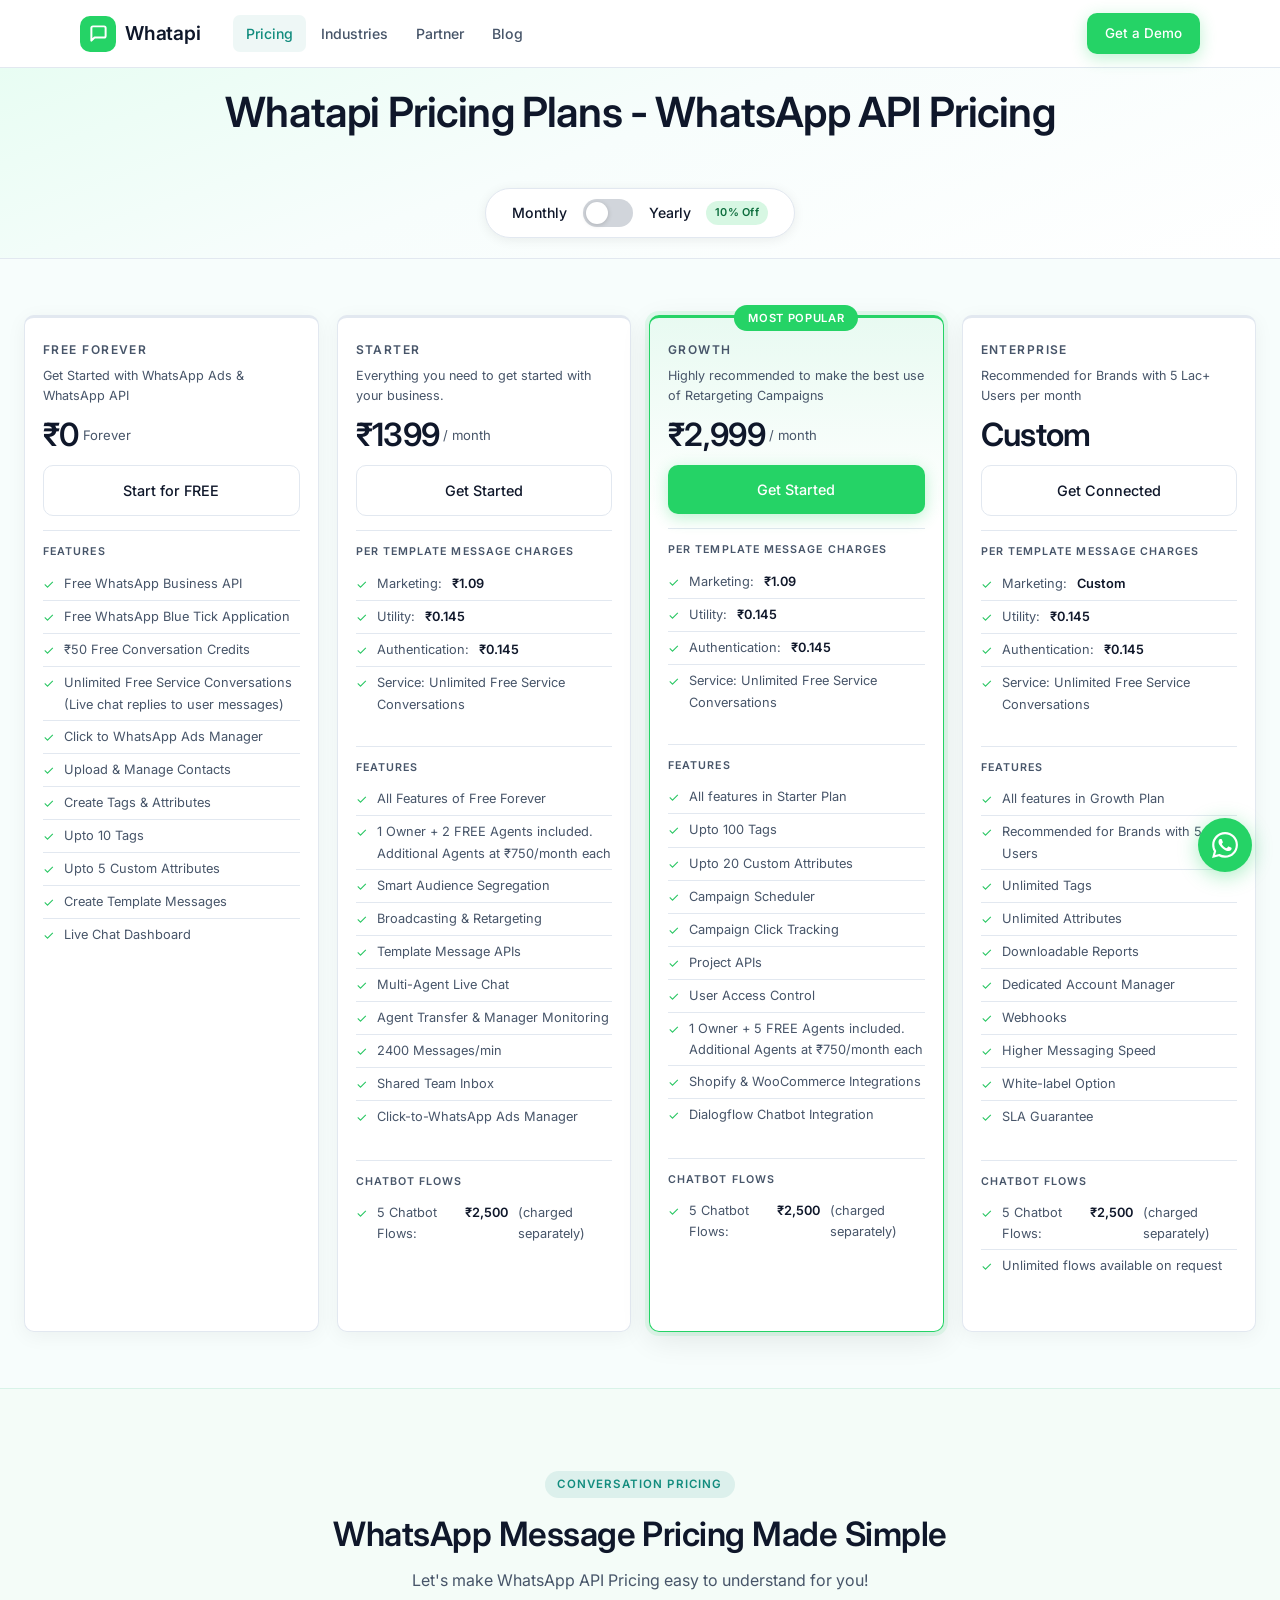
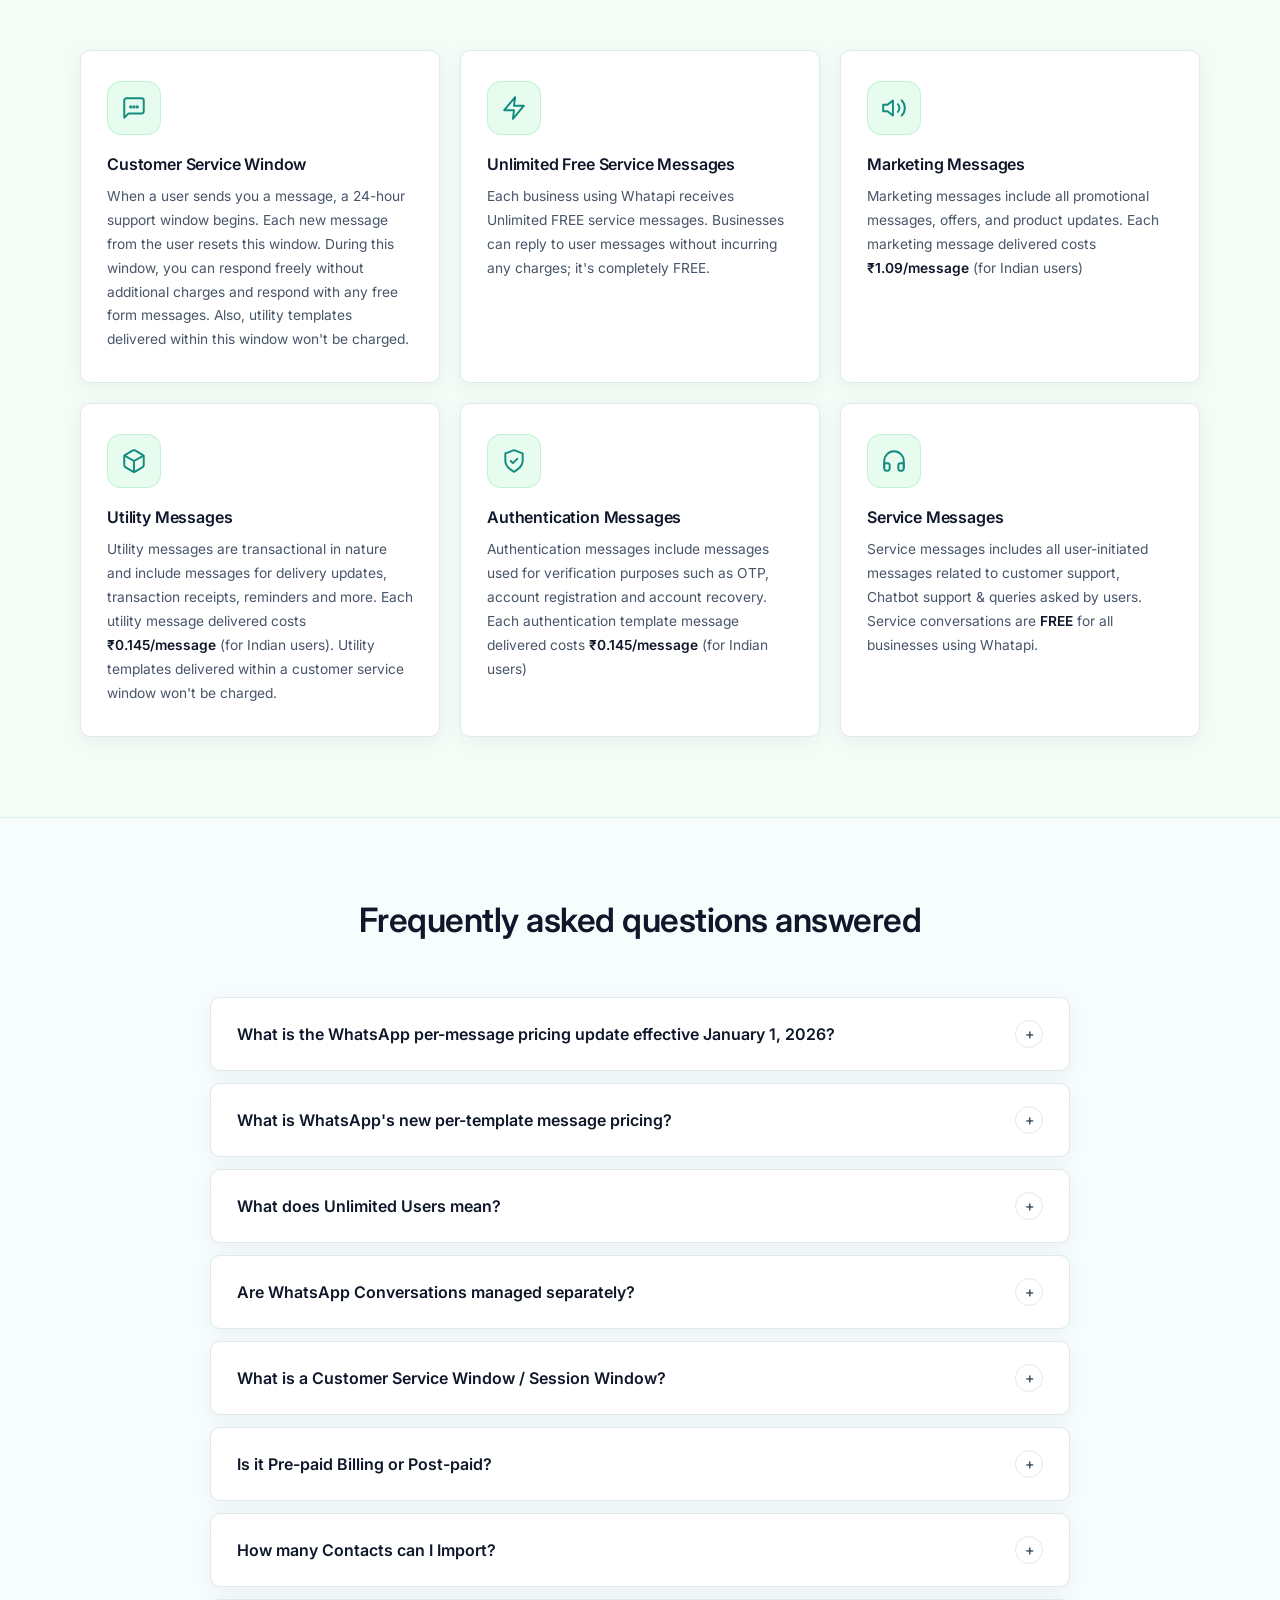
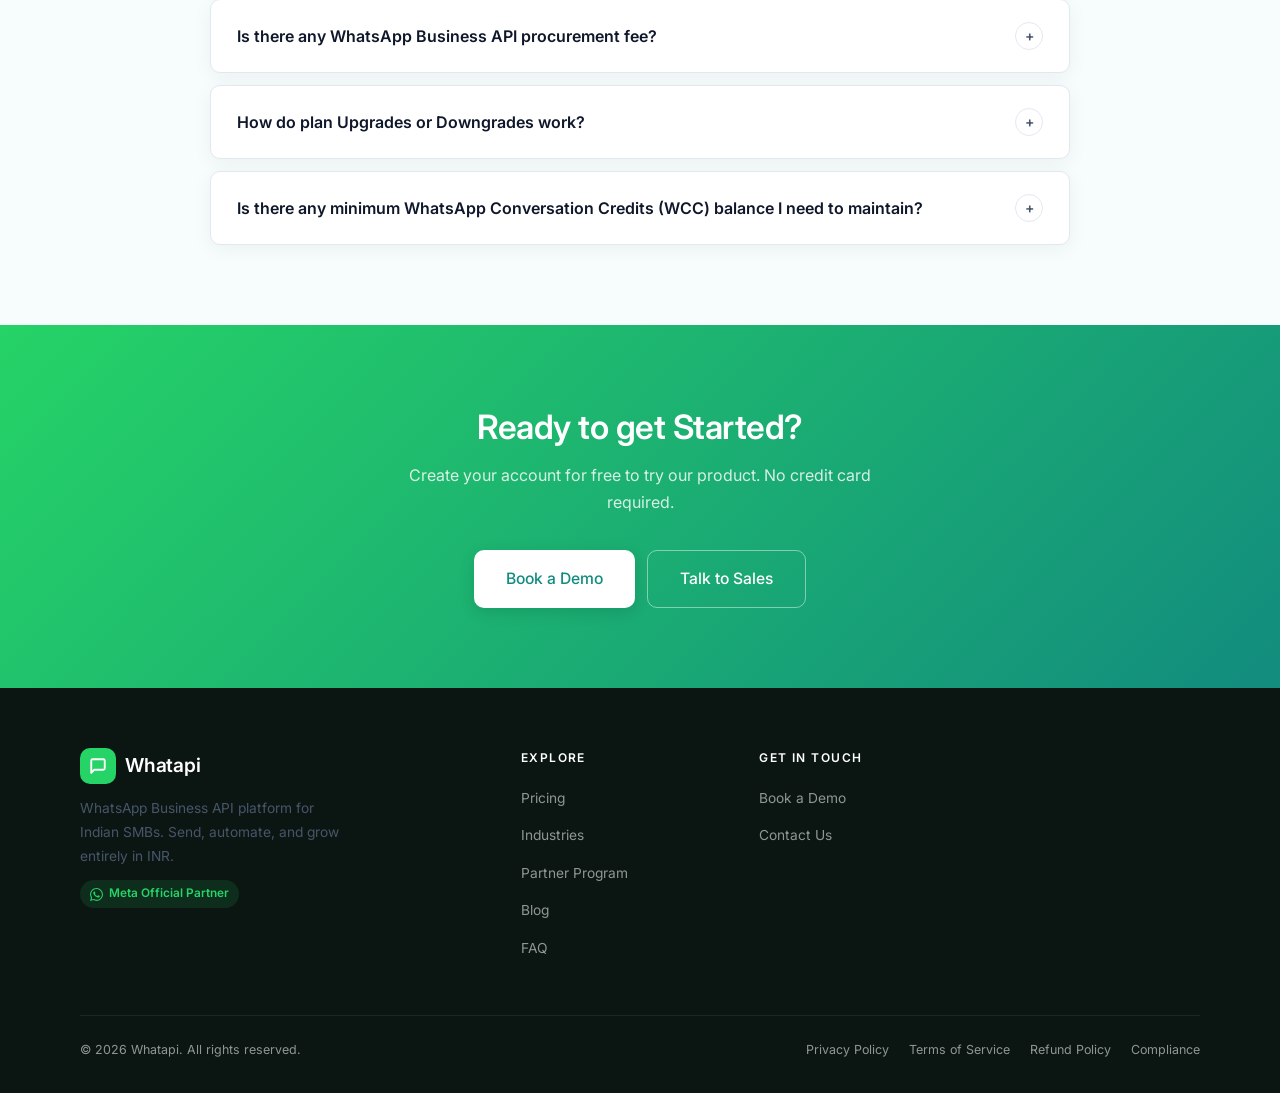
<file: pages/pricing.html>
<!DOCTYPE html>
<html lang="en">
<head>
  <meta charset="UTF-8" />
  <meta name="viewport" content="width=device-width, initial-scale=1.0" />
  <meta name="description" content="Whatapi Pricing Plans – Simple WhatsApp API pricing in INR for Indian SMBs. Free forever plan, Starter ₹999/mo, Growth ₹2999/mo. No hidden fees. GST invoices included." />
  <title>Pricing – Whatapi</title>
  <link rel="preconnect" href="https://fonts.googleapis.com" />
  <link rel="preconnect" href="https://fonts.gstatic.com" crossorigin />
  <link href="https://fonts.googleapis.com/css2?family=Inter:wght@400;500;600&display=swap" rel="stylesheet" />
  <link rel="stylesheet" href="../styles/main.css" />
  <link rel="icon" type="image/svg+xml" href="../assets/icons/favicon.svg">

</head>
<body>

<!-- ══════════════════════════════════════════════════════════
     NAVBAR
═══════════════════════════════════════════════════════════ -->
<header class="navbar">
  <div class="container">

    <a href="../index.html" class="nav-logo">
      <div class="logo-icon">
        <svg width="19" height="19" viewBox="0 0 24 24" fill="none" stroke="#fff" stroke-width="2.5" stroke-linecap="round" stroke-linejoin="round">
          <path d="M21 15a2 2 0 0 1-2 2H7l-4 4V5a2 2 0 0 1 2-2h14a2 2 0 0 1 2 2z"/>
        </svg>
      </div>
      Whatapi
    </a>

    <nav class="nav-links">
      <div class="nav-item"><a href="pricing.html" class="nav-active">Pricing</a></div>
      <div class="nav-item"><a href="industries.html">Industries</a></div>
      <div class="nav-item"><a href="partner.html">Partner</a></div>
      <div class="nav-item"><a href="../blog/index.html">Blog</a></div>
    </nav>

    <div class="nav-cta">
      <a href="contact.html" class="btn btn-primary btn-sm">Get a Demo</a>
    </div>

    <button class="hamburger" id="hamburger" aria-label="Toggle menu">
      <span></span><span></span><span></span>
    </button>
  </div>
</header>

<!-- Mobile Menu -->
<div class="mobile-menu" id="mobileMenu">
  <a href="pricing.html"><svg width="16" height="16" viewBox="0 0 24 24" fill="none" stroke="var(--color-accent)" stroke-width="2" stroke-linecap="round" stroke-linejoin="round"><path d="M20.59 13.41l-7.17 7.17a2 2 0 01-2.83 0L2 12V2h10l8.59 8.59a2 2 0 010 2.82z"/><line x1="7" y1="7" x2="7.01" y2="7"/></svg> Pricing</a>
  <a href="industries.html"><svg width="16" height="16" viewBox="0 0 24 24" fill="none" stroke="var(--color-accent)" stroke-width="2" stroke-linecap="round" stroke-linejoin="round"><polygon points="12 2 2 7 12 12 22 7 12 2"/><polyline points="2 17 12 22 22 17"/><polyline points="2 12 12 17 22 12"/></svg> Industries</a>
  <a href="partner.html"><svg width="16" height="16" viewBox="0 0 24 24" fill="none" stroke="var(--color-accent)" stroke-width="2" stroke-linecap="round" stroke-linejoin="round"><path d="M17 21v-2a4 4 0 00-4-4H5a4 4 0 00-4 4v2"/><circle cx="9" cy="7" r="4"/><path d="M23 21v-2a4 4 0 00-3-3.87"/><path d="M16 3.13a4 4 0 010 7.75"/></svg> Partner</a>
  <a href="../blog/index.html"><svg width="16" height="16" viewBox="0 0 24 24" fill="none" stroke="var(--color-accent)" stroke-width="2" stroke-linecap="round" stroke-linejoin="round"><path d="M14 2H6a2 2 0 00-2 2v16a2 2 0 002 2h12a2 2 0 002-2V8z"/><polyline points="14 2 14 8 20 8"/><line x1="16" y1="13" x2="8" y2="13"/><line x1="16" y1="17" x2="8" y2="17"/></svg> Blog</a>
   <div class="mobile-cta">
    <a href="contact.html" class="btn btn-primary full-width">Get a Demo</a>
  </div>
</div>


<!-- ══════════════════════════════════════════════════════════
     PRICING PAGE HERO
═══════════════════════════════════════════════════════════ -->
<section class="pricing-page-hero">
  <div class="container">
    <h1>Whatapi Pricing Plans - WhatsApp API Pricing</h1>
    <div class="billing-toggle">
      <span class="toggle-label">Monthly</span>
      <label class="toggle-switch">
        <input type="checkbox" id="billingToggle" />
        <span class="toggle-slider"></span>
      </label>
      <span class="toggle-label">Yearly &nbsp;<span class="save-badge">10% Off</span></span>
    </div>
  </div>
</section>


<!-- ══════════════════════════════════════════════════════════
     PRICING PLAN CARDS
═══════════════════════════════════════════════════════════ -->
<section class="pricing-plans" id="pricingPlans">
  
  <div class="container">
    
    <div class="pricing-grid-4">

      <!-- Free Forever -->
      <div class="pricing-card">
        <div class="plan-name">Free Forever</div>
        <p class="plan-tagline">Get Started with WhatsApp Ads &amp; WhatsApp API</p>
        <div class="plan-price">
          <strong>₹0</strong>
          <span>Forever</span>
        </div>
        <a href="#" class="btn btn-outline full-width">Start for FREE</a>

        <div class="plan-section-label">Features</div>
        <ul class="plan-features">
          <li><span class="check">✓</span> Free WhatsApp Business API</li>
          <li><span class="check">✓</span> Free WhatsApp Blue Tick Application</li>
          <li><span class="check">✓</span> ₹50 Free Conversation Credits</li>
          <li><span class="check">✓</span> Unlimited Free Service Conversations (Live chat replies to user messages)</li>
          <li><span class="check">✓</span> Click to WhatsApp Ads Manager</li>
          <li><span class="check">✓</span> Upload &amp; Manage Contacts</li>
          <li><span class="check">✓</span> Create Tags &amp; Attributes</li>
          <li><span class="check">✓</span> Upto 10 Tags</li>
          <li><span class="check">✓</span> Upto 5 Custom Attributes</li>
          <li><span class="check">✓</span> Create Template Messages</li>
          <li><span class="check">✓</span> Live Chat Dashboard</li>
        </ul>
      </div>

      <!-- Starter -->
      <div class="pricing-card">
        <div class="plan-name">Starter</div>
        <p class="plan-tagline">Everything you need to get started with your business.</p>
        <div class="plan-price">
          <strong class="price-monthly">₹1399</strong>
          <strong class="price-yearly">₹1259</strong>
          <span>/ month</span>
        </div>
        <p class="yearly-note">Billed ₹15,108/year · Save ₹1,680</p>
        <a href="#" class="btn btn-outline full-width">Get Started</a>

        <div class="plan-section-label">Per Template Message Charges</div>
        <ul class="plan-features msg-charges">
          <li><span class="check">✓</span> Marketing: <strong>₹1.09</strong></li>
          <li><span class="check">✓</span> Utility: <strong>₹0.145</strong></li>
          <li><span class="check">✓</span> Authentication: <strong>₹0.145</strong></li>
          <li><span class="check">✓</span> Service: Unlimited Free Service Conversations</li>
        </ul>

        <div class="plan-section-label">Features</div>
        <ul class="plan-features">
          <li><span class="check">✓</span> All Features of Free Forever</li>
          <li><span class="check">✓</span> 1 Owner + 2 FREE Agents included. Additional Agents at ₹750/month each</li>
          <li><span class="check">✓</span> Smart Audience Segregation</li>
          <li><span class="check">✓</span> Broadcasting &amp; Retargeting</li>
          <li><span class="check">✓</span> Template Message APIs</li>
          <li><span class="check">✓</span> Multi-Agent Live Chat</li>
          <li><span class="check">✓</span> Agent Transfer &amp; Manager Monitoring</li>
          <li><span class="check">✓</span> 2400 Messages/min</li>
          <li><span class="check">✓</span> Shared Team Inbox</li>
          <li><span class="check">✓</span> Click-to-WhatsApp Ads Manager</li>
        </ul>

        <div class="plan-section-label">Chatbot Flows</div>
        <ul class="plan-features msg-charges">
          <li><span class="check">✓</span> 5 Chatbot Flows: <strong>₹2,500</strong> (charged separately)</li>
        </ul>
      </div>

      <!-- Growth (Popular) -->
      <div class="pricing-card popular">
        <div class="popular-badge">Most Popular</div>
        <div class="plan-name">Growth</div>
        <p class="plan-tagline">Highly recommended to make the best use of Retargeting Campaigns</p>
        <div class="plan-price">
          <strong class="price-monthly">₹2,999</strong>
          <strong class="price-yearly">₹2,699</strong>
          <span>/ month</span>
        </div>
        <p class="yearly-note">Billed ₹32,388/year · Save ₹3,600</p>
        <a href="#" class="btn btn-primary full-width">Get Started</a>

        <div class="plan-section-label">Per Template Message Charges</div>
        <ul class="plan-features msg-charges">
          <li><span class="check">✓</span> Marketing: <strong>₹1.09</strong></li>
          <li><span class="check">✓</span> Utility: <strong>₹0.145</strong></li>
          <li><span class="check">✓</span> Authentication: <strong>₹0.145</strong></li>
          <li><span class="check">✓</span> Service: Unlimited Free Service Conversations</li>
        </ul>

        <div class="plan-section-label">Features</div>
        <ul class="plan-features">
          <li><span class="check">✓</span> All features in Starter Plan</li>
          <li><span class="check">✓</span> Upto 100 Tags</li>
          <li><span class="check">✓</span> Upto 20 Custom Attributes</li>
          <li><span class="check">✓</span> Campaign Scheduler</li>
          <li><span class="check">✓</span> Campaign Click Tracking</li>
          <!-- <li><span class="check">✓</span> Smart Agent Routing</li> -->
          <!-- <li><span class="check">✓</span> Campaign Budget Analytics</li> -->
          <li><span class="check">✓</span> Project APIs</li>
          <!-- <li><span class="check">✓</span> Custom Agent Rules</li> -->
          <!-- <li><span class="check">✓</span> Carousel Template Click Tracking</li> -->
          <!-- <li><span class="check">✓</span> CSV Campaign Scheduler</li> -->
          <li><span class="check">✓</span> User Access Control</li>
          <!-- <li><span class="check">✓</span> Automatic Failed Message Retry</li> -->
          <li><span class="check">✓</span> 1 Owner + 5 FREE Agents included. Additional Agents at ₹750/month each</li>
          <li><span class="check">✓</span> Shopify &amp; WooCommerce Integrations</li>
          <li><span class="check">✓</span> Dialogflow Chatbot Integration</li>
        </ul>

        <div class="plan-section-label">Chatbot Flows</div>
        <ul class="plan-features msg-charges">
          <li><span class="check">✓</span> 5 Chatbot Flows: <strong>₹2,500</strong> (charged separately)</li>
        </ul>
      </div>

      <!-- Enterprise -->
      <div class="pricing-card">
        <div class="plan-name">Enterprise</div>
        <p class="plan-tagline">Recommended for Brands with 5 Lac+ Users per month</p>
        <div class="plan-price">
          <strong>Custom</strong>
        </div>
        <a href="#" class="btn btn-outline full-width">Get Connected</a>

        <div class="plan-section-label">Per Template Message Charges</div>
        <ul class="plan-features msg-charges">
          <li><span class="check">✓</span> Marketing: <strong>Custom</strong></li>
          <li><span class="check">✓</span> Utility: <strong>₹0.145</strong></li>
          <li><span class="check">✓</span> Authentication: <strong>₹0.145</strong></li>
          <li><span class="check">✓</span> Service: Unlimited Free Service Conversations</li>
        </ul>

        <div class="plan-section-label">Features</div>
        <ul class="plan-features">
          <li><span class="check">✓</span> All features in Growth Plan</li>
          <li><span class="check">✓</span> Recommended for Brands with 5 Lac+ Users</li>
          <li><span class="check">✓</span> Unlimited Tags</li>
          <li><span class="check">✓</span> Unlimited Attributes</li>
          <li><span class="check">✓</span> Downloadable Reports</li>
          <li><span class="check">✓</span> Dedicated Account Manager</li>
          <!-- <li><span class="check">✓</span> Priority Customer Support</li> -->
          <li><span class="check">✓</span> Webhooks</li>
          <li><span class="check">✓</span> Higher Messaging Speed</li>
          <li><span class="check">✓</span> White-label Option</li>
          <li><span class="check">✓</span> SLA Guarantee</li>
        </ul>

        <div class="plan-section-label">Chatbot Flows</div>
        <ul class="plan-features msg-charges">
          <li><span class="check">✓</span> 5 Chatbot Flows: <strong>₹2,500</strong> (charged separately)</li>
          <li><span class="check">✓</span> Unlimited flows available on request</li>
        </ul>
      </div>

    </div>
  </div>
</section>


<!-- ══════════════════════════════════════════════════════════
     PER-MESSAGE PRICING EXPLAINED
═══════════════════════════════════════════════════════════ -->
<section class="per-message">
  <div class="container">
    <div class="section-header">
      <span class="section-label">Conversation Pricing</span>
      <h2>WhatsApp Message Pricing Made Simple</h2>
      <p>Let's make WhatsApp API Pricing easy to understand for you!</p>
    </div>

    <div class="msg-types-grid">

      <div class="msg-type-card">
        <div class="msg-icon-wrap">
          <svg width="26" height="26" viewBox="0 0 24 24" fill="none" stroke="var(--color-accent)" stroke-width="1.8" stroke-linecap="round" stroke-linejoin="round">
            <path d="M21 15a2 2 0 0 1-2 2H7l-4 4V5a2 2 0 0 1 2-2h14a2 2 0 0 1 2 2z"/>
            <circle cx="9" cy="11" r=".6" fill="var(--color-accent)"/>
            <circle cx="12" cy="11" r=".6" fill="var(--color-accent)"/>
            <circle cx="15" cy="11" r=".6" fill="var(--color-accent)"/>
          </svg>
        </div>
        <h3>Customer Service Window</h3>
        <p>When a user sends you a message, a 24-hour support window begins. Each new message from the user resets this window. During this window, you can respond freely without additional charges and respond with any free form messages. Also, utility templates delivered within this window won't be charged.</p>
      </div>

      <div class="msg-type-card">
        <div class="msg-icon-wrap">
          <svg width="26" height="26" viewBox="0 0 24 24" fill="none" stroke="var(--color-accent)" stroke-width="1.8" stroke-linecap="round" stroke-linejoin="round">
            <polygon points="13 2 3 14 12 14 11 22 21 10 12 10 13 2"/>
          </svg>
        </div>
        <h3>Unlimited Free Service Messages</h3>
        <p>Each business using Whatapi receives Unlimited FREE service messages. Businesses can reply to user messages without incurring any charges; it's completely FREE.</p>
      </div>

      <div class="msg-type-card">
        <div class="msg-icon-wrap">
          <svg width="26" height="26" viewBox="0 0 24 24" fill="none" stroke="var(--color-accent)" stroke-width="1.8" stroke-linecap="round" stroke-linejoin="round">
            <polygon points="11 5 6 9 2 9 2 15 6 15 11 19 11 5"/>
            <path d="M19.07 4.93a10 10 0 0 1 0 14.14"/>
            <path d="M15.54 8.46a5 5 0 0 1 0 7.07"/>
          </svg>
        </div>
        <h3>Marketing Messages</h3>
        <p>Marketing messages include all promotional messages, offers, and product updates. Each marketing message delivered costs <strong>₹1.09/message</strong> (for Indian users)</p>
      </div>

      <div class="msg-type-card">
        <div class="msg-icon-wrap">
          <svg width="26" height="26" viewBox="0 0 24 24" fill="none" stroke="var(--color-accent)" stroke-width="1.8" stroke-linecap="round" stroke-linejoin="round">
            <path d="M21 16V8a2 2 0 0 0-1-1.73l-7-4a2 2 0 0 0-2 0l-7 4A2 2 0 0 0 3 8v8a2 2 0 0 0 1 1.73l7 4a2 2 0 0 0 2 0l7-4A2 2 0 0 0 21 16z"/>
            <polyline points="3.27 6.96 12 12.01 20.73 6.96"/>
            <line x1="12" y1="22.08" x2="12" y2="12"/>
          </svg>
        </div>
        <h3>Utility Messages</h3>
        <p>Utility messages are transactional in nature and include messages for delivery updates, transaction receipts, reminders and more. Each utility message delivered costs <strong>₹0.145/message</strong> (for Indian users). Utility templates delivered within a customer service window won't be charged.</p>
      </div>

      <div class="msg-type-card">
        <div class="msg-icon-wrap">
          <svg width="26" height="26" viewBox="0 0 24 24" fill="none" stroke="var(--color-accent)" stroke-width="1.8" stroke-linecap="round" stroke-linejoin="round">
            <path d="M12 22s8-4 8-10V5l-8-3-8 3v7c0 6 8 10 8 10z"/>
            <polyline points="9 12 11 14 15 10"/>
          </svg>
        </div>
        <h3>Authentication Messages</h3>
        <p>Authentication messages include messages used for verification purposes such as OTP, account registration and account recovery. Each authentication template message delivered costs <strong>₹0.145/message</strong> (for Indian users)</p>
      </div>

      <div class="msg-type-card">
        <div class="msg-icon-wrap">
          <svg width="26" height="26" viewBox="0 0 24 24" fill="none" stroke="var(--color-accent)" stroke-width="1.8" stroke-linecap="round" stroke-linejoin="round">
            <path d="M3 18v-6a9 9 0 0 1 18 0v6"/>
            <path d="M21 19a2 2 0 0 1-2 2h-1a2 2 0 0 1-2-2v-3a2 2 0 0 1 2-2h3z"/>
            <path d="M3 19a2 2 0 0 0 2 2h1a2 2 0 0 0 2-2v-3a2 2 0 0 0-2-2H3z"/>
          </svg>
        </div>
        <h3>Service Messages</h3>
        <p>Service messages includes all user-initiated messages related to customer support, Chatbot support &amp; queries asked by users. Service conversations are <strong>FREE</strong> for all businesses using Whatapi.</p>
      </div>

    </div>
  </div>
</section>


<!-- ══════════════════════════════════════════════════════════
     FEATURE COMPARISON TABLE
═══════════════════════════════════════════════════════════ -->
<!-- <section class="comparison">
  <div class="container">
    <div class="section-header">
      <span class="section-label">Compare Plans</span>
      <h2>Full Feature Comparison</h2>
      <p>See exactly what's included in every plan no surprises.</p>
    </div>

    <div class="table-wrap">
      <table class="comparison-table">
        <thead>
          <tr>
            <th>Feature</th>
            <th>Free</th>
            <th>Starter</th>
            <th class="col-popular">Growth</th>
            <th>Enterprise</th>
          </tr>
        </thead>
        <tbody>

          <tr class="table-group"><td colspan="5">Platform</td></tr>
          <tr>
            <td>WhatsApp Numbers</td>
            <td>1</td><td>1</td><td class="col-popular">3</td><td>Unlimited</td>
          </tr>
          <tr>
            <td>Team Agents</td>
            <td>1</td><td>2 + ₹750/extra</td><td class="col-popular">5 + ₹750/extra</td><td>Unlimited</td>
          </tr>
          <tr>
            <td>Contacts Import</td>
            <td>Unlimited</td><td>Unlimited</td><td class="col-popular">Unlimited</td><td>Unlimited</td>
          </tr>
          <tr>
            <td>Tags</td>
            <td>10</td><td>25</td><td class="col-popular">100</td><td>Unlimited</td>
          </tr>
          <tr>
            <td>Custom Attributes</td>
            <td>5</td><td>10</td><td class="col-popular">20</td><td>Unlimited</td>
          </tr>

          <tr class="table-group"><td colspan="5">Messaging</td></tr>
          <tr>
            <td>Broadcast Campaigns</td>
            <td class="tbl-check">✓</td><td class="tbl-check">✓</td><td class="col-popular tbl-check">✓</td><td class="tbl-check">✓</td>
          </tr>
          <tr>
            <td>WhatsApp Catalog</td>
            <td class="tbl-check">✓</td><td class="tbl-check">✓</td><td class="col-popular tbl-check">✓</td><td class="tbl-check">✓</td>
          </tr>
          <tr>
            <td>Template Message APIs</td>
            <td class="tbl-dash">–</td><td class="tbl-check">✓</td><td class="col-popular tbl-check">✓</td><td class="tbl-check">✓</td>
          </tr>
          <tr>
            <td>Smart Audience Segregation</td>
            <td class="tbl-dash">–</td><td class="tbl-check">✓</td><td class="col-popular tbl-check">✓</td><td class="tbl-check">✓</td>
          </tr>
          <tr>
            <td>Campaign Scheduler</td>
            <td class="tbl-dash">–</td><td class="tbl-dash">–</td><td class="col-popular tbl-check">✓</td><td class="tbl-check">✓</td>
          </tr>
          <tr>
            <td>Campaign Click Tracking</td>
            <td class="tbl-dash">–</td><td class="tbl-dash">–</td><td class="col-popular tbl-check">✓</td><td class="tbl-check">✓</td>
          </tr>
          <tr>
            <td>Campaign Budget Analytics</td>
            <td class="tbl-dash">–</td><td class="tbl-dash">–</td><td class="col-popular tbl-check">✓</td><td class="tbl-check">✓</td>
          </tr>
          <tr>
            <td>CSV Campaign Scheduler</td>
            <td class="tbl-dash">–</td><td class="tbl-dash">–</td><td class="col-popular tbl-check">✓</td><td class="tbl-check">✓</td>
          </tr>

          <tr class="table-group"><td colspan="5">Chat &amp; Automation</td></tr>
          <tr>
            <td>Live Chat Dashboard</td>
            <td class="tbl-check">✓</td><td class="tbl-check">✓</td><td class="col-popular tbl-check">✓</td><td class="tbl-check">✓</td>
          </tr>
          <tr>
            <td>Multi-Agent Live Chat</td>
            <td class="tbl-dash">–</td><td class="tbl-check">✓</td><td class="col-popular tbl-check">✓</td><td class="tbl-check">✓</td>
          </tr>
          <tr>
            <td>Agent Transfer &amp; Monitoring</td>
            <td class="tbl-dash">–</td><td class="tbl-check">✓</td><td class="col-popular tbl-check">✓</td><td class="tbl-check">✓</td>
          </tr>
          <tr>
            <td>Chatbot Flows</td>
            <td class="tbl-dash">–</td><td class="tbl-dash">–</td><td class="col-popular tbl-check">✓</td><td class="tbl-check">✓</td>
          </tr>
          <tr>
            <td>Custom Agent Rules</td>
            <td class="tbl-dash">–</td><td class="tbl-dash">–</td><td class="col-popular tbl-check">✓</td><td class="tbl-check">✓</td>
          </tr>
          <tr>
            <td>Smart Agent Routing</td>
            <td class="tbl-dash">–</td><td class="tbl-dash">–</td><td class="col-popular tbl-check">✓</td><td class="tbl-check">✓</td>
          </tr>
          <tr>
            <td>Auto Failed Message Retry</td>
            <td class="tbl-dash">–</td><td class="tbl-dash">–</td><td class="col-popular tbl-check">✓</td><td class="tbl-check">✓</td>
          </tr>
          <tr>
            <td>User Access Control</td>
            <td class="tbl-dash">–</td><td class="tbl-dash">–</td><td class="col-popular tbl-check">✓</td><td class="tbl-check">✓</td>
          </tr>

          <tr class="table-group"><td colspan="5">Integrations</td></tr>
          <tr>
            <td>Project APIs</td>
            <td class="tbl-dash">–</td><td class="tbl-dash">–</td><td class="col-popular tbl-check">✓</td><td class="tbl-check">✓</td>
          </tr>
          <tr>
            <td>Shopify &amp; WooCommerce</td>
            <td class="tbl-dash">–</td><td class="tbl-dash">–</td><td class="col-popular tbl-check">✓</td><td class="tbl-check">✓</td>
          </tr>
          <tr>
            <td>Dialogflow Chatbot</td>
            <td class="tbl-dash">–</td><td class="tbl-dash">–</td><td class="col-popular tbl-check">✓</td><td class="tbl-check">✓</td>
          </tr>
          <tr>
            <td>Zapier / Make</td>
            <td class="tbl-dash">–</td><td class="tbl-dash">–</td><td class="col-popular tbl-check">✓</td><td class="tbl-check">✓</td>
          </tr>
          <tr>
            <td>Webhooks</td>
            <td class="tbl-dash">–</td><td class="tbl-dash">–</td><td class="col-popular tbl-dash">–</td><td class="tbl-check">✓</td>
          </tr>

          <tr class="table-group"><td colspan="5">Analytics &amp; Support</td></tr>
          <tr>
            <td>Basic Analytics</td>
            <td class="tbl-check">✓</td><td class="tbl-check">✓</td><td class="col-popular tbl-check">✓</td><td class="tbl-check">✓</td>
          </tr>
          <tr>
            <td>Downloadable Reports</td>
            <td class="tbl-dash">–</td><td class="tbl-dash">–</td><td class="col-popular tbl-dash">–</td><td class="tbl-check">✓</td>
          </tr>
          <tr>
            <td>Dedicated Account Manager</td>
            <td class="tbl-dash">–</td><td class="tbl-dash">–</td><td class="col-popular tbl-dash">–</td><td class="tbl-check">✓</td>
          </tr>
          <tr>
            <td>Priority Customer Support</td>
            <td class="tbl-dash">–</td><td class="tbl-dash">–</td><td class="col-popular tbl-dash">–</td><td class="tbl-check">✓</td>
          </tr>
          <tr>
            <td>White-label Option</td>
            <td class="tbl-dash">–</td><td class="tbl-dash">–</td><td class="col-popular tbl-dash">–</td><td class="tbl-check">✓</td>
          </tr>
          <tr>
            <td>GST Invoice</td>
            <td class="tbl-check">✓</td><td class="tbl-check">✓</td><td class="col-popular tbl-check">✓</td><td class="tbl-check">✓</td>
          </tr>

        </tbody>
      </table>
    </div>
  </div>
</section> -->


<!-- ══════════════════════════════════════════════════════════
     FAQ
═══════════════════════════════════════════════════════════ -->
<section class="faq">
  <div class="container">
    <div class="section-header">
      <h2>Frequently asked questions answered</h2>
    </div>

    <div class="faq-list">

      <div class="faq-item">
        <button class="faq-question">
          What is the WhatsApp per-message pricing update effective January 1, 2026?
          <span class="faq-icon">+</span>
        </button>
        <div class="faq-answer">
          <p>Meta has announced revised per-message pricing for WhatsApp Business API, effective January 1, 2026. The updated pricing for India is: Marketing messages: ₹1.09 per message · Utility messages: ₹0.145 per message · Authentication messages: ₹0.145 per message. Service messages continue to remain free within the 24-hour customer service window. These changes are automatically reflected on the Whatapi platform.</p>
        </div>
      </div>

      <div class="faq-item">
        <button class="faq-question">
          What is WhatsApp's new per-template message pricing?
          <span class="faq-icon">+</span>
        </button>
        <div class="faq-answer">
          <p>WhatsApp has shifted from per-conversation to per-template message pricing. Now, you'll pay only for each template message sent giving you clearer control over messaging costs. You only pay for what you send, not for the entire conversation window.</p>
        </div>
      </div>

      <div class="faq-item">
        <button class="faq-question">
          What does Unlimited Users mean?
          <span class="faq-icon">+</span>
        </button>
        <div class="faq-answer">
          <p>Unlimited Users means there is no limit on the number of Monthly Active Users (MAUs) you can connect with in a month. Be it a thousand users, hundred thousand users, or a million users you can connect with as many users as you want! You'll just need to pay for the WhatsApp Conversation Charges per template message sent.</p>
        </div>
      </div>

      <div class="faq-item">
        <button class="faq-question">
          Are WhatsApp Conversations managed separately?
          <span class="faq-icon">+</span>
        </button>
        <div class="faq-answer">
          <p>Yes, WhatsApp Conversation Credits are recharged and managed separately. Every time you send a template message, the price of that template message is deducted from this recharge. This price varies according to the user's country. For Indian users, you'll be charged ₹1.09/Marketing template &amp; ₹0.145 for Utility/Authentication templates.</p>
        </div>
      </div>

      <div class="faq-item">
        <button class="faq-question">
          What is a Customer Service Window / Session Window?
          <span class="faq-icon">+</span>
        </button>
        <div class="faq-answer">
          <p>A messaging session window starts when a user sends your WhatsApp Business Number a message and lasts for 24 hours from the most recently received message. You can intervene/respond with ANY kind of message within these 24 hours. Utility templates delivered within the 24-hour window won't be charged.</p>
        </div>
      </div>

      <div class="faq-item">
        <button class="faq-question">
          Is it Pre-paid Billing or Post-paid?
          <span class="faq-icon">+</span>
        </button>
        <div class="faq-answer">
          <p>All billings on Whatapi are Pre-paid. You recharge your account before sending messages, giving you full control over your spend. We accept UPI, Net Banking, debit/credit cards, and NEFT all billed in INR with GST invoices.</p>
        </div>
      </div>

      <div class="faq-item">
        <button class="faq-question">
          How many Contacts can I Import?
          <span class="faq-icon">+</span>
        </button>
        <div class="faq-answer">
          <p>You can import Unlimited Contacts to the Whatapi dashboard on all plans. You're only charged for the WhatsApp template messages you send not for storing contacts. There's no per-contact fee.</p>
        </div>
      </div>

      <div class="faq-item">
        <button class="faq-question">
          Is there any WhatsApp Business API procurement fee?
          <span class="faq-icon">+</span>
        </button>
        <div class="faq-answer">
          <p>No. Whatapi doesn't charge a single penny to procure the WhatsApp Business API for your brand/business. Businesses can procure the API completely free through Whatapi, including the Blue Tick verification application at no extra cost.</p>
        </div>
      </div>

      <div class="faq-item">
        <button class="faq-question">
          How do plan Upgrades or Downgrades work?
          <span class="faq-icon">+</span>
        </button>
        <div class="faq-answer">
          <p>Upgrades and Downgrades work on a pro-rata basis. If you upgrade mid-cycle, you'll only pay the difference for the remaining days. If you downgrade, the unused amount is credited to your Whatapi wallet for future use. No lock-in periods.</p>
        </div>
      </div>

      <div class="faq-item">
        <button class="faq-question">
          Is there any minimum WhatsApp Conversation Credits (WCC) balance I need to maintain?
          <span class="faq-icon">+</span>
        </button>
        <div class="faq-answer">
          <p>WhatsApp Conversation Credits are needed to send template messages to your customers. You get ₹50 worth of WCC when you sign up on Whatapi enough to test with up to 9 users in one broadcast. To send messages to more people, you must recharge your WCC balance. A minimum of ₹10 is required to keep chatbots &amp; automation working.</p>
        </div>
      </div>

    </div>
  </div>
</section>


<!-- ══════════════════════════════════════════════════════════
     CTA BANNER
═══════════════════════════════════════════════════════════ -->
<section class="cta-banner">
  <div class="container">
    <h2>Ready to get Started?</h2>
    <p>Create your account for free to try our product. No credit card required.</p>
    <div class="cta-banner-actions">
      <a href="#" class="btn btn-white btn-lg">Book a Demo</a>
      <a href="#" class="btn btn-ghost btn-lg">Talk to Sales</a>
    </div>
  </div>
</section>


<!-- ══════════════════════════════════════════════════════════
     FOOTER
═══════════════════════════════════════════════════════════ -->
<footer class="footer">
  <div class="container">
    <div class="footer-grid">

      <div class="footer-brand">
        <a href="../index.html" class="nav-logo">
          <div class="logo-icon">
            <svg width="18" height="18" viewBox="0 0 24 24" fill="none" stroke="#fff" stroke-width="2.5" stroke-linecap="round" stroke-linejoin="round"><path d="M21 15a2 2 0 0 1-2 2H7l-4 4V5a2 2 0 0 1 2-2h14a2 2 0 0 1 2 2z"/></svg>
          </div>
          Whatapi
        </a>
        <p>WhatsApp Business API platform for Indian SMBs. Send, automate, and grow entirely in INR.</p>
        <div class="wa-badge">
          <svg width="13" height="13" viewBox="0 0 24 24" fill="currentColor"><path d="M17.472 14.382c-.297-.149-1.758-.867-2.03-.967-.273-.099-.471-.148-.67.15-.197.297-.767.966-.94 1.164-.173.199-.347.223-.644.075-.297-.15-1.255-.463-2.39-1.475-.883-.788-1.48-1.761-1.653-2.059-.173-.297-.018-.458.13-.606.134-.133.298-.347.446-.52.149-.174.198-.298.298-.497.099-.198.05-.371-.025-.52-.075-.149-.669-1.612-.916-2.207-.242-.579-.487-.5-.669-.51-.173-.008-.371-.01-.57-.01-.198 0-.52.074-.792.372-.272.297-1.04 1.016-1.04 2.479 0 1.462 1.065 2.875 1.213 3.074.149.198 2.096 3.2 5.077 4.487.709.306 1.262.489 1.694.625.712.227 1.36.195 1.871.118.571-.085 1.758-.719 2.006-1.413.248-.694.248-1.289.173-1.413-.074-.124-.272-.198-.57-.347m-5.421 7.403h-.004a9.87 9.87 0 01-5.031-1.378l-.361-.214-3.741.982.998-3.648-.235-.374a9.86 9.86 0 01-1.51-5.26c.001-5.45 4.436-9.884 9.888-9.884 2.64 0 5.122 1.03 6.988 2.898a9.825 9.825 0 012.893 6.994c-.003 5.45-4.437 9.884-9.885 9.884m8.413-18.297A11.815 11.815 0 0012.05 0C5.495 0 .16 5.335.157 11.892c0 2.096.547 4.142 1.588 5.945L.057 24l6.305-1.654a11.882 11.882 0 005.683 1.448h.005c6.554 0 11.89-5.335 11.893-11.893a11.821 11.821 0 00-3.48-8.413Z"/></svg>
          Meta Official Partner
        </div>
      </div>

      <div class="footer-col">
        <h4>Explore</h4>
        <ul>
          <li><a href="pricing.html">Pricing</a></li>
          <li><a href="industries.html">Industries</a></li>
          <li><a href="partner.html">Partner Program</a></li>
          <li><a href="../blog/index.html">Blog</a></li>
          <li><a href="faq.html">FAQ</a></li>
        </ul>
      </div>

      <div class="footer-col">
        <h4>Get in Touch</h4>
        <ul>
          <li><a href="contact.html">Book a Demo</a></li>
          <li><a href="contact.html">Contact Us</a></li>
        </ul>
      </div>

    </div>

    <div class="footer-bottom">
      <span>© 2026 Whatapi. All rights reserved.</span>
      <div class="footer-legal">
        <a href="coming-soon.html">Privacy Policy</a>
        <a href="coming-soon.html">Terms of Service</a>
        <a href="coming-soon.html">Refund Policy</a>
        <a href="coming-soon.html">Compliance</a>
      </div>
    </div>
  </div>
</footer>


<!-- ══════════════════════════════════════════════════════════
     FLOATING WHATSAPP BUTTON
═══════════════════════════════════════════════════════════ -->
<div class="wa-float">
  <span class="wa-float-label">Chat with us</span>
  <a href="https://wa.me/918369693412" class="wa-float-btn" target="_blank" rel="noopener" aria-label="Chat on WhatsApp">
    <svg width="26" height="26" viewBox="0 0 24 24" fill="#fff">
      <path d="M17.472 14.382c-.297-.149-1.758-.867-2.03-.967-.273-.099-.471-.148-.67.15-.197.297-.767.966-.94 1.164-.173.199-.347.223-.644.075-.297-.15-1.255-.463-2.39-1.475-.883-.788-1.48-1.761-1.653-2.059-.173-.297-.018-.458.13-.606.134-.133.298-.347.446-.52.149-.174.198-.298.298-.497.099-.198.05-.371-.025-.52-.075-.149-.669-1.612-.916-2.207-.242-.579-.487-.5-.669-.51-.173-.008-.371-.01-.57-.01-.198 0-.52.074-.792.372-.272.297-1.04 1.016-1.04 2.479 0 1.462 1.065 2.875 1.213 3.074.149.198 2.096 3.2 5.077 4.487.709.306 1.262.489 1.694.625.712.227 1.36.195 1.871.118.571-.085 1.758-.719 2.006-1.413.248-.694.248-1.289.173-1.413-.074-.124-.272-.198-.57-.347m-5.421 7.403h-.004a9.87 9.87 0 01-5.031-1.378l-.361-.214-3.741.982.998-3.648-.235-.374a9.86 9.86 0 01-1.51-5.26c.001-5.45 4.436-9.884 9.888-9.884 2.64 0 5.122 1.03 6.988 2.898a9.825 9.825 0 012.893 6.994c-.003 5.45-4.437 9.884-9.885 9.884m8.413-18.297A11.815 11.815 0 0012.05 0C5.495 0 .16 5.335.157 11.892c0 2.096.547 4.142 1.588 5.945L.057 24l6.305-1.654a11.882 11.882 0 005.683 1.448h.005c6.554 0 11.89-5.335 11.893-11.893a11.821 11.821 0 00-3.48-8.413Z"/>
    </svg>
  </a>
</div>


<!-- ══════════════════════════════════════════════════════════
     JS
═══════════════════════════════════════════════════════════ -->
<script>
  const hamburger = document.getElementById('hamburger');
  const mobileMenu = document.getElementById('mobileMenu');
  hamburger.addEventListener('click', () => {
    const isOpen = mobileMenu.classList.toggle('open');
    hamburger.classList.toggle('open');
    document.body.style.overflow = isOpen ? 'hidden' : '';
  });

  document.querySelectorAll('.faq-question').forEach(btn => {
    btn.addEventListener('click', () => {
      const item = btn.parentElement;
      const isOpen = item.classList.contains('open');
      document.querySelectorAll('.faq-item.open').forEach(el => el.classList.remove('open'));
      if (!isOpen) item.classList.add('open');
    });
  });

  const billingToggle = document.getElementById('billingToggle');
  const pricingPlans  = document.getElementById('pricingPlans');
  billingToggle.addEventListener('change', () => {
    pricingPlans.classList.toggle('yearly', billingToggle.checked);
  });
</script>

</body>
</html>
</file>
<file: styles/main.css>
/* ============================================================
   WHATAPI – Main Stylesheet
   Theme: WhatsApp Green
   Sections: Variables → Reset → Base → Layout → Nav →
             Components → Sections → Utilities → Responsive
   ============================================================ */

/* ── Variables ─────────────────────────────────────────────── */
:root {
  --color-primary:        #25D366;
  --color-primary-hover:  #1DA851;
  --color-accent:         #128C7E;

  --color-bg:             #F7FDFC;
  --color-card:           #FFFFFF;

  --color-text:           #0F172A;
  --color-text-muted:     #475569;

  --color-border:         #E2E8F0;

  --color-success:        #22C55E;
  --color-error:          #EF4444;

  --radius:               10px;
  --shadow:               0 4px 20px rgba(0,0,0,.05);
  --shadow-md:            0 8px 30px rgba(0,0,0,.09);
  --shadow-lg:            0 12px 40px rgba(0,0,0,.13);

  --font:                 'Inter', -apple-system, BlinkMacSystemFont, 'Segoe UI', Helvetica, Arial, sans-serif;
  --nav-h:                68px;
  --max-w:                1160px;
  --transition:           .2s ease;
}

/* ── Reset ──────────────────────────────────────────────────── */
*, *::before, *::after { box-sizing: border-box; margin: 0; padding: 0; }
html { scroll-behavior: smooth; -webkit-text-size-adjust: 100%; }
body {
  font-family: var(--font);
  font-size: 16px;
  font-weight: 400;
  line-height: 1.65;
  color: var(--color-text);
  background: var(--color-bg);
}
img, svg { display: block; max-width: 100%; }
a { color: inherit; text-decoration: none; }
ul, ol { list-style: none; }
button { cursor: pointer; border: none; background: none; font-family: inherit; }
/* Override browser default bold (700) keep all emphasis at 600 */
strong, b { font-weight: 600; }

/* ── Base Typography ────────────────────────────────────────── */
h1 { font-size: clamp(1.9rem, 4.5vw, 3rem); font-weight: 600; line-height: 1.2; letter-spacing: -.02em; }
h2 { font-size: clamp(1.5rem, 3vw, 2.1rem); font-weight: 600; line-height: 1.28; letter-spacing: -.015em; }
h3 { font-size: 1.05rem; font-weight: 600; line-height: 1.38; letter-spacing: -.01em; }
h4 { font-size: .88rem; font-weight: 600; letter-spacing: -.005em; }
p  { color: var(--color-text-muted); line-height: 1.7; }

/* ── Layout ─────────────────────────────────────────────────── */
.container {
  width: 100%;
  max-width: var(--max-w);
  margin: 0 auto;
  padding: 0 20px;
}
section { padding: 80px 0; }

.section-label {
  display: inline-block;
  font-size: .72rem;
  font-weight: 600;
  letter-spacing: .1em;
  text-transform: uppercase;
  color: var(--color-accent);
  background: rgba(18,140,126,.1);
  padding: 4px 12px;
  border-radius: 20px;
  margin-bottom: 14px;
}
.section-header { text-align: center; margin-bottom: 56px; }
.section-header p {
  margin-top: 12px;
  font-size: 1rem;
  max-width: 560px;
  margin-left: auto;
  margin-right: auto;
}

/* ── Buttons ────────────────────────────────────────────────── */
.btn {
  display: inline-flex;
  align-items: center;
  gap: 8px;
  padding: 13px 26px;
  border-radius: var(--radius);
  font-size: .9rem;
  font-weight: 500;
  transition: background var(--transition), box-shadow var(--transition), transform var(--transition);
  white-space: nowrap;
}
.btn:active { transform: scale(.98); }

.btn-primary {
  background: var(--color-primary);
  color: #fff;
  box-shadow: 0 4px 16px rgba(37,211,102,.3);
}
.btn-primary:hover {
  background: var(--color-primary-hover);
  box-shadow: 0 6px 22px rgba(37,211,102,.38);
}

.btn-outline {
  border: 1.5px solid var(--color-border);
  color: var(--color-text);
  background: #fff;
}
.btn-outline:hover {
  border-color: var(--color-primary);
  color: var(--color-primary);
}

.btn-accent {
  background: var(--color-accent);
  color: #fff;
}
.btn-accent:hover { background: #0E6E63; }

.btn-sm  { padding: 9px 18px; font-size: .84rem; }
.btn-lg  { padding: 15px 32px; font-size: .98rem; }

/* ── Navbar ─────────────────────────────────────────────────── */
.navbar {
  position: sticky;
  top: 0;
  z-index: 1000;
  height: var(--nav-h);
  background: rgba(255,255,255,.94);
  backdrop-filter: blur(12px);
  border-bottom: 1px solid var(--color-border);
}
.navbar .container {
  display: flex;
  align-items: center;
  height: 100%;
}

/* Logo */
.nav-logo {
  display: flex;
  align-items: center;
  gap: 9px;
  font-size: 1.2rem;
  font-weight: 600;
  letter-spacing: -.01em;
  color: var(--color-text);
  flex-shrink: 0;
}
.logo-icon {
  width: 36px;
  height: 36px;
  background: var(--color-primary);
  border-radius: 10px;
  display: flex;
  align-items: center;
  justify-content: center;
}

/* Desktop nav links */
.nav-links {
  display: none;
  align-items: center;
  gap: 2px;
  margin-left: 32px;
  flex: 1;
}
.nav-item { position: relative; }
.nav-item > a,
.nav-item > button {
  display: flex;
  align-items: center;
  gap: 5px;
  padding: 7px 13px;
  font-size: .88rem;
  font-weight: 500;
  color: var(--color-text-muted);
  border-radius: 7px;
  transition: background var(--transition), color var(--transition);
}
.nav-item > a:hover,
.nav-item > button:hover {
  background: var(--color-bg);
  color: var(--color-text);
}
.chevron {
  width: 13px;
  height: 13px;
  transition: transform var(--transition);
}
.nav-item:hover .chevron { transform: rotate(180deg); }

/* Dropdown */
.dropdown {
  position: absolute;
  top: calc(100% + 10px);
  left: 0;
  min-width: 224px;
  background: #fff;
  border: 1px solid var(--color-border);
  border-radius: var(--radius);
  box-shadow: var(--shadow-md);
  padding: 6px;
  opacity: 0;
  visibility: hidden;
  transform: translateY(-6px);
  transition: opacity var(--transition), transform var(--transition), visibility var(--transition);
}
.nav-item:hover .dropdown,
.nav-item:focus-within .dropdown {
  opacity: 1;
  visibility: visible;
  transform: translateY(0);
}
.dropdown a {
  display: flex;
  align-items: center;
  gap: 10px;
  padding: 9px 10px;
  border-radius: 7px;
  font-size: .84rem;
  font-weight: 500;
  color: var(--color-text-muted);
  transition: background var(--transition), color var(--transition);
}
.dropdown a:hover { background: var(--color-bg); color: var(--color-accent); }
.dd-icon {
  width: 32px;
  height: 32px;
  border-radius: 8px;
  background: rgba(37,211,102,.1);
  display: flex;
  align-items: center;
  justify-content: center;
  flex-shrink: 0;
  font-size: 1rem;
}
.dd-text strong { display: block; font-size: .8rem; color: var(--color-text); }
.dd-text span   { font-size: .73rem; }

/* Nav CTA */
.nav-cta {
  display: none;
  align-items: center;
  gap: 10px;
  margin-left: auto;
}
.nav-login {
  font-size: .88rem;
  font-weight: 500;
  color: var(--color-text-muted);
  padding: 7px 14px;
  border-radius: 7px;
  transition: color var(--transition), background var(--transition);
}
.nav-login:hover { color: var(--color-text); background: var(--color-bg); }

/* Hamburger */
.hamburger {
  margin-left: auto;
  display: flex;
  flex-direction: column;
  gap: 5px;
  padding: 8px;
  border-radius: 7px;
  transition: background var(--transition);
}
.hamburger:hover { background: var(--color-bg); }
.hamburger span {
  display: block;
  width: 22px;
  height: 2px;
  background: var(--color-text);
  border-radius: 2px;
  transition: transform var(--transition), opacity var(--transition);
}
.hamburger.open span:nth-child(1) { transform: translateY(7px) rotate(45deg); }
.hamburger.open span:nth-child(2) { opacity: 0; }
.hamburger.open span:nth-child(3) { transform: translateY(-7px) rotate(-45deg); }

/* Mobile menu */
.mobile-menu {
  display: none;
  position: fixed;
  top: var(--nav-h);
  left: 0;
  right: 0;
  bottom: 0;
  background: #fff;
  overflow-y: auto;
  padding: 16px 20px 40px;
  z-index: 999;
  border-top: 1px solid var(--color-border);
}
.mobile-menu.open { display: block; }
.mobile-menu a,
.mobile-menu button {
  display: flex;
  align-items: center;
  gap: 10px;
  width: 100%;
  padding: 14px 0;
  font-size: .95rem;
  font-weight: 500;
  color: var(--color-text);
  border-bottom: 1px solid var(--color-border);
}
.mobile-cta { margin-top: 20px; border-bottom: none !important; }

/* ── Hero ───────────────────────────────────────────────────── */
.hero {
  background: #fff;
  padding: 40px 0 0;
  overflow: hidden;
}
.hero .container {
  display: grid;
  grid-template-columns: 1fr;
  gap: 52px;
}

/* Badge */
.hero-badge {
  display: inline-flex;
  align-items: center;
  gap: 8px;
  background: rgba(37,211,102,.1);
  border: 1px solid rgba(37,211,102,.25);
  color: #137A45;
  font-size: .78rem;
  font-weight: 600;
  padding: 5px 12px;
  border-radius: 20px;
  margin-bottom: 20px;
}
.hero-badge .dot {
  width: 7px;
  height: 7px;
  background: var(--color-primary);
  border-radius: 50%;
  animation: blink 2s infinite;
}
@keyframes blink {
  0%, 100% { opacity: 1; }
  50% { opacity: .3; }
}
@keyframes phoneFloat {
  0%, 100% { transform: translateY(0); }
  50%       { transform: translateY(-10px); }
}
@keyframes msgFadeIn {
  from { opacity: 0; transform: translateY(8px); }
  to   { opacity: 1; transform: translateY(0); }
}
@keyframes chipEntrance {
  from { opacity: 0; transform: translateY(14px) scale(.92); }
  to   { opacity: 1; transform: translateY(0) scale(1); }
}
@keyframes chipBob {
  0%, 100% { transform: translateY(0); }
  50%       { transform: translateY(-6px); }
}
@keyframes heroVisualIn {
  from { opacity: 0; transform: translateX(28px); }
  to   { opacity: 1; transform: translateX(0); }
}

.hero-content h1 { margin-bottom: 18px; }
.hero-content h1 .highlight { color: var(--color-primary); }
.hero-content > p { font-size: 1.05rem; max-width: 500px; margin-bottom: 32px; }

.hero-actions {
  display: flex;
  flex-wrap: wrap;
  gap: 12px;
  margin-bottom: 32px;
}
.hero-actions .btn { border-radius: 50px; }
.hero-actions .btn-outline {
  border-color: var(--color-text);
  border-width: 1.5px;
}
.hero-actions .btn-outline:hover {
  border-color: var(--color-primary);
  color: var(--color-primary);
  background: rgba(37,211,102,.04);
}

/* Social proof */
.hero-trust {
  display: flex;
  align-items: center;
  gap: 10px;
  font-size: .8rem;
  color: var(--color-text-muted);
}
.avatars { display: flex; }
.avatars span {
  width: 28px;
  height: 28px;
  border-radius: 50%;
  border: 2px solid #fff;
  display: flex;
  align-items: center;
  justify-content: center;
  font-size: .62rem;
  font-weight: 600;
  color: #fff;
  margin-left: -7px;
}
.avatars span:first-child { margin-left: 0; }
.avatars span:nth-child(1) { background: #6366F1; }
.avatars span:nth-child(2) { background: #F59E0B; }
.avatars span:nth-child(3) { background: var(--color-primary); }
.avatars span:nth-child(4) { background: var(--color-accent); }
.hero-trust strong { color: var(--color-text); }

/* Phone mockup */
.hero-visual {
  position: relative;
  display: flex;
  justify-content: center;
  animation: heroVisualIn .7s ease both;
}
.phone-wrap {
  position: relative;
  display: inline-block;
}
.phone-mockup {
  width: 290px;
  background: #1C1C1E;
  border-radius: 36px;
  padding: 8px;
  box-shadow: var(--shadow-lg);
  animation: phoneFloat 5s ease-in-out infinite;
}
.phone-screen {
  background: #ECE5DD;
  border-radius: 30px;
  overflow: hidden;
  min-height: 460px;
}
.phone-topbar {
  background: #075E54;
  padding: 10px 14px;
  display: flex;
  align-items: center;
  gap: 10px;
}
.phone-avatar {
  width: 34px;
  height: 34px;
  border-radius: 50%;
  background: var(--color-primary);
  display: flex;
  align-items: center;
  justify-content: center;
  font-size: .95rem;
}
.phone-info strong { display: block; color: #fff; font-size: .78rem; }
.phone-info span { color: rgba(255,255,255,.65); font-size: .68rem; }
.phone-msgs { padding: 10px 8px; display: flex; flex-direction: column; gap: 6px; }
.phone-msgs > * {
  opacity: 0;
  animation: msgFadeIn .45s ease both;
}
.phone-msgs > *:nth-child(1) { animation-delay: .4s; }
.phone-msgs > *:nth-child(2) { animation-delay: .9s; }
.phone-msgs > *:nth-child(3) { animation-delay: 1.4s; }
.phone-msgs > *:nth-child(4) { animation-delay: 1.9s; }
.phone-msgs > *:nth-child(5) { animation-delay: 2.4s; }
.phone-msgs > *:nth-child(6) { animation-delay: 2.9s; }

.msg {
  max-width: 86%;
  padding: 7px 10px;
  font-size: .7rem;
  line-height: 1.45;
  border-radius: 10px;
}
.msg-in  { background: #fff; border-radius: 0 10px 10px 10px; color: #111; align-self: flex-start; }
.msg-out { background: #D9FDD3; border-radius: 10px 10px 0 10px; color: #111; align-self: flex-end; }
.msg-time { font-size: .58rem; color: #8A9BAE; margin-top: 2px; text-align: right; }

.msg-tag {
  background: var(--color-primary);
  color: #fff;
  border-radius: 7px;
  padding: 5px 10px;
  font-size: .66rem;
  font-weight: 600;
}
.msg-catalog {
  background: #fff;
  border: 1px solid #ddd;
  border-radius: 8px;
  overflow: hidden;
  max-width: 175px;
}
.msg-catalog-img {
  height: 78px;
  background: linear-gradient(135deg, #25D366 0%, #128C7E 100%);
  display: flex;
  align-items: center;
  justify-content: center;
  font-size: 1.8rem;
}
.msg-catalog-body { padding: 6px 8px; }
.msg-catalog-body strong { font-size: .7rem; display: block; color: #111; }
.msg-catalog-body span { font-size: .64rem; color: var(--color-accent); font-weight: 600; }

/* Floating chips */
.hero-chip {
  position: absolute;
  background: #fff;
  border: 1px solid var(--color-border);
  border-radius: var(--radius);
  padding: 8px 12px;
  box-shadow: var(--shadow);
  display: none;
  align-items: center;
  gap: 8px;
  font-size: .75rem;
  font-weight: 600;
  color: var(--color-text);
  white-space: nowrap;
}
.chip-icon {
  width: 28px;
  height: 28px;
  border-radius: 7px;
  display: flex;
  align-items: center;
  justify-content: center;
  font-size: .88rem;
}

/* ── Stats Bar ──────────────────────────────────────────────── */
.stats-bar {
  background: #fff;
  border-top: 1px solid var(--color-border);
  border-bottom: 1px solid var(--color-border);
  padding: 32px 0;
}
.stats-grid {
  display: grid;
  grid-template-columns: repeat(2, 1fr);
  gap: 28px;
}
.stat-item { text-align: center; }
.stat-item strong {
  display: block;
  font-size: 2rem;
  font-weight: 600;
  color: var(--color-text);
  letter-spacing: -.025em;
}
.stat-item .stat-num-green { color: var(--color-primary); }
.stat-item span { font-size: .82rem; color: var(--color-text-muted); }

/* ── Features ───────────────────────────────────────────────── */
.features { background: var(--color-bg); }
.features-grid {
  display: grid;
  grid-template-columns: 1fr;
  gap: 18px;
}
.feature-card {
  background: var(--color-card);
  border: 1px solid var(--color-border);
  border-radius: var(--radius);
  padding: 28px 26px;
  box-shadow: var(--shadow);
  transition: box-shadow var(--transition), transform var(--transition), border-color var(--transition);
}
.feature-card:hover {
  box-shadow: var(--shadow-md);
  transform: translateY(-2px);
  border-color: rgba(37,211,102,.3);
}
.feature-icon {
  width: 46px;
  height: 46px;
  border-radius: var(--radius);
  background: rgba(37,211,102,.1);
  display: flex;
  align-items: center;
  justify-content: center;
  font-size: 1.3rem;
  margin-bottom: 16px;
}
.feature-card h3 { margin-bottom: 8px; }
.feature-card p  { font-size: .88rem; }
.learn-more {
  display: inline-flex;
  align-items: center;
  gap: 5px;
  margin-top: 16px;
  font-size: .83rem;
  font-weight: 600;
  color: var(--color-accent);
  transition: gap var(--transition);
}
.learn-more:hover { gap: 9px; }

/* ── Use Cases ──────────────────────────────────────────────── */
.use-cases { background: #fff; }
.use-cases-grid {
  display: grid;
  grid-template-columns: 1fr;
  gap: 16px;
}
.use-case-card {
  border: 1.5px solid var(--color-border);
  border-radius: var(--radius);
  padding: 24px;
  display: flex;
  align-items: flex-start;
  gap: 16px;
  background: var(--color-card);
  box-shadow: var(--shadow);
  transition: border-color var(--transition), box-shadow var(--transition);
}
.use-case-card:hover {
  border-color: var(--color-primary);
  box-shadow: 0 0 0 4px rgba(37,211,102,.07), var(--shadow);
}
.use-case-emoji {
  width: 50px;
  height: 50px;
  border-radius: var(--radius);
  background: rgba(37,211,102,.1);
  display: flex;
  align-items: center;
  justify-content: center;
  font-size: 1.55rem;
  flex-shrink: 0;
}
.use-case-card h3 { margin-bottom: 5px; font-size: .98rem; }
.use-case-card p  { font-size: .86rem; }

/* ── Free plan banner ───────────────────────────────────────── */
.free-plan-banner {
  display: flex;
  flex-wrap: wrap;
  align-items: center;
  gap: 10px;
  background: rgba(37,211,102,.08);
  border: 1px solid rgba(37,211,102,.25);
  border-radius: var(--radius);
  padding: 14px 20px;
  margin-bottom: 28px;
  font-size: .875rem;
  color: var(--color-text-muted);
}
.free-plan-banner .free-badge {
  background: var(--color-primary);
  color: #fff;
  font-size: .72rem;
  font-weight: 600;
  padding: 3px 10px;
  border-radius: 20px;
  white-space: nowrap;
  flex-shrink: 0;
}
.free-plan-banner a {
  color: var(--color-accent);
  font-weight: 600;
  margin-left: auto;
  white-space: nowrap;
}
.free-plan-banner a:hover { text-decoration: underline; }

/* ── Pricing ────────────────────────────────────────────────── */
.pricing { background: var(--color-bg); }
.pricing-grid {
  display: grid;
  grid-template-columns: 1fr;
  gap: 20px;
  margin-bottom: 28px;
}
.pricing-card {
  background: var(--color-card);
  border: 1.5px solid var(--color-border);
  border-radius: var(--radius);
  padding: 32px 26px;
  box-shadow: var(--shadow);
  position: relative;
  transition: box-shadow var(--transition), transform var(--transition);
}
.pricing-card:hover { box-shadow: var(--shadow-md); }
.pricing-card.popular {
  border-color: var(--color-primary);
  box-shadow: 0 0 0 4px rgba(37,211,102,.1), var(--shadow-md);
}
.popular-badge {
  position: absolute;
  top: -13px;
  left: 50%;
  transform: translateX(-50%);
  background: var(--color-primary);
  color: #fff;
  font-size: .7rem;
  font-weight: 600;
  padding: 4px 14px;
  border-radius: 20px;
  letter-spacing: .06em;
  text-transform: uppercase;
  white-space: nowrap;
}
.plan-name {
  font-size: .75rem;
  font-weight: 600;
  text-transform: uppercase;
  letter-spacing: .12em;
  color: var(--color-text-muted);
  margin-bottom: 10px;
}
.plan-price {
  display: flex;
  align-items: flex-end;
  gap: 4px;
  margin-bottom: 6px;
}
.plan-price strong {
  font-size: 2.3rem;
  font-weight: 600;
  color: var(--color-text);
  line-height: 1;
  letter-spacing: -.02em;
}
.plan-price span { font-size: .82rem; color: var(--color-text-muted); margin-bottom: 4px; }
.plan-desc { font-size: .84rem; color: var(--color-text-muted); margin-bottom: 24px; }
.plan-features { margin-bottom: 26px; }
.plan-features li {
  display: flex;
  align-items: flex-start;
  gap: 10px;
  font-size: .85rem;
  color: var(--color-text-muted);
  padding: 7px 0;
  border-bottom: 1px solid var(--color-border);
}
.plan-features li:last-child { border-bottom: none; }
.check { color: var(--color-success); flex-shrink: 0; margin-top: 1px; }
.cross  { color: #CBD5E1; flex-shrink: 0; margin-top: 1px; }
.pricing-note { text-align: center; font-size: .84rem; color: var(--color-text-muted); }
.pricing-note a { color: var(--color-accent); font-weight: 600; }
.pricing-note a:hover { text-decoration: underline; }

/* ── FAQ ────────────────────────────────────────────────────── */
.faq { background: var(--color-bg); }
.faq-list {
  max-width: 860px;
  margin: 0 auto;
  display: flex;
  flex-direction: column;
  gap: 12px;
}
.faq-item {
  border: 1.5px solid var(--color-border);
  border-radius: var(--radius);
  background: var(--color-card);
  overflow: hidden;
  box-shadow: var(--shadow);
  transition: border-color var(--transition), box-shadow var(--transition);
}
.faq-item:hover { border-color: rgba(37,211,102,.35); }
.faq-item.open {
  border-color: var(--color-primary);
  box-shadow: 0 0 0 3px rgba(37,211,102,.09), var(--shadow);
}
.faq-question {
  width: 100%;
  text-align: left;
  display: flex;
  justify-content: space-between;
  align-items: center;
  gap: 16px;
  padding: 22px 26px;
  font-size: 1rem;
  font-weight: 600;
  color: var(--color-text);
  line-height: 1.5;
  transition: color var(--transition), background var(--transition);
}
.faq-question:hover { background: rgba(37,211,102,.03); color: var(--color-accent); }
.faq-item.open .faq-question { color: var(--color-accent); }
.faq-icon {
  width: 28px;
  height: 28px;
  border-radius: 50%;
  border: 1.5px solid var(--color-border);
  display: flex;
  align-items: center;
  justify-content: center;
  flex-shrink: 0;
  font-size: .88rem;
  font-weight: 600;
  color: var(--color-text-muted);
  transition: background var(--transition), border-color var(--transition), transform var(--transition), color var(--transition);
}
.faq-item.open .faq-question .faq-icon {
  background: var(--color-primary);
  border-color: var(--color-primary);
  color: #fff;
  transform: rotate(45deg);
}
.faq-answer {
  max-height: 0;
  overflow: hidden;
  transition: max-height .36s ease, padding .36s ease;
}
.faq-item.open .faq-answer { max-height: 320px; }
.faq-answer p {
  font-size: .96rem;
  line-height: 1.82;
  color: var(--color-text-muted);
  padding: 4px 26px 24px;
  border-top: 1px solid var(--color-border);
}
.faq-more { text-align: center; margin-top: 44px; }

/* ── CTA Banner ─────────────────────────────────────────────── */
.cta-banner {
  background: linear-gradient(135deg, #25D366 0%, #128C7E 100%);
  padding: 80px 0;
}
.cta-banner .container { text-align: center; }
.cta-banner h2 { color: #fff; margin-bottom: 14px; }
.cta-banner p  {
  color: rgba(255,255,255,.82);
  font-size: 1rem;
  max-width: 480px;
  margin: 0 auto 34px;
}
.cta-banner-actions { display: flex; flex-wrap: wrap; gap: 12px; justify-content: center; }

.btn-white {
  background: #fff;
  color: var(--color-accent);
  font-weight: 500;
  box-shadow: 0 4px 16px rgba(0,0,0,.12);
}
.btn-white:hover { background: #F0FDF7; }

.btn-ghost {
  border: 1.5px solid rgba(255,255,255,.45);
  color: #fff;
  font-weight: 500;
}
.btn-ghost:hover { background: rgba(255,255,255,.12); border-color: rgba(255,255,255,.8); }

/* ── Footer ─────────────────────────────────────────────────── */
.footer {
  background: #0B1613;
  color: rgba(255,255,255,.55);
  padding: 60px 0 32px;
}
.footer-grid {
  display: grid;
  grid-template-columns: 1fr;
  gap: 36px;
  margin-bottom: 44px;
}
.footer-brand .nav-logo { color: #fff; margin-bottom: 12px; }
.footer-brand p { font-size: .86rem; max-width: 270px; line-height: 1.75; }
.wa-badge {
  display: inline-flex;
  align-items: center;
  gap: 6px;
  background: rgba(37,211,102,.12);
  color: #25D366;
  font-size: .74rem;
  font-weight: 600;
  padding: 4px 10px;
  border-radius: 20px;
  margin-top: 12px;
}
.footer-col h4 {
  color: #fff;
  font-size: .75rem;
  text-transform: uppercase;
  letter-spacing: .12em;
  margin-bottom: 16px;
}
.footer-col li { margin-bottom: 11px; }
.footer-col a { font-size: .86rem; transition: color var(--transition); }
.footer-col a:hover { color: #fff; }
.footer-bottom {
  border-top: 1px solid rgba(255,255,255,.07);
  padding-top: 24px;
  display: flex;
  flex-direction: column;
  gap: 12px;
  align-items: center;
  text-align: center;
  font-size: .78rem;
}
.footer-legal { display: flex; gap: 20px; flex-wrap: wrap; justify-content: center; }
.footer-legal a:hover { color: #fff; }

/* ── Floating WhatsApp button ───────────────────────────────── */
.wa-float {
  position: fixed;
  bottom: 28px;
  right: 28px;
  z-index: 900;
  display: flex;
  flex-direction: column;
  align-items: flex-end;
  gap: 10px;
}
.wa-float-btn {
  width: 54px;
  height: 54px;
  border-radius: 50%;
  background: var(--color-primary);
  box-shadow: 0 4px 20px rgba(37,211,102,.4);
  display: flex;
  align-items: center;
  justify-content: center;
  transition: transform var(--transition), box-shadow var(--transition);
}
.wa-float-btn:hover {
  transform: scale(1.08);
  box-shadow: 0 6px 28px rgba(37,211,102,.5);
}
.wa-float-label {
  background: #fff;
  border: 1px solid var(--color-border);
  border-radius: 20px;
  padding: 6px 14px;
  font-size: .76rem;
  font-weight: 600;
  color: var(--color-text);
  box-shadow: var(--shadow);
  opacity: 0;
  transform: translateX(8px);
  transition: opacity var(--transition), transform var(--transition);
  pointer-events: none;
}
.wa-float:hover .wa-float-label { opacity: 1; transform: translateX(0); }

/* ── Utilities ──────────────────────────────────────────────── */
.text-center { text-align: center; }
.text-green  { color: var(--color-primary); }
.text-accent { color: var(--color-accent); }
.full-width  { width: 100%; justify-content: center; }

/* ── Pricing Page ───────────────────────────────────────────── */

/* Active nav link */
.nav-active {
  color: var(--color-accent) !important;
  background: rgba(18,140,126,.07) !important;
}

/* Pricing page hero */
.pricing-page-hero {
  background: linear-gradient(160deg, #e8fdf3 0%, #f7fdfc 45%, #fff 100%);
  padding: 20px 0 20px;
  text-align: center;
  border-bottom: 1px solid var(--color-border);
}
.pricing-page-hero .section-label { margin-bottom: 18px; }
.pricing-page-hero h1 {
  margin-bottom: 14px;
  font-size: clamp(1.75rem, 3.8vw, 2.6rem);
}
.pricing-page-hero > .container > p {
  font-size: .94rem;
  margin-bottom: 0;
  color: var(--color-text-muted);
}

/* Billing toggle pill card */
.billing-toggle {
  display: inline-flex;
  align-items: center;
  gap: 16px;
  margin-top: 36px;
  background: #fff;
  border: 1.5px solid var(--color-border);
  border-radius: 50px;
  padding: 10px 26px;
  box-shadow: 0 2px 12px rgba(0,0,0,.07);
}
.toggle-label {
  font-size: .88rem;
  font-weight: 500;
  color: var(--color-text);
  display: flex;
  align-items: center;
  gap: 7px;
}
.save-badge {
  background: rgba(37,211,102,.18);
  color: #0e6e3e;
  font-size: .68rem;
  font-weight: 600;
  padding: 3px 9px;
  border-radius: 12px;
  letter-spacing: .02em;
}
.toggle-switch {
  position: relative;
  display: inline-block;
  width: 50px;
  height: 28px;
  flex-shrink: 0;
}
.toggle-switch input { opacity: 0; width: 0; height: 0; }
.toggle-slider {
  position: absolute;
  cursor: pointer;
  top: 0; left: 0; right: 0; bottom: 0;
  background: #D1D5DB;
  border-radius: 28px;
  transition: .3s;
}
.toggle-slider::before {
  content: '';
  position: absolute;
  width: 22px;
  height: 22px;
  left: 3px;
  bottom: 3px;
  background: #fff;
  border-radius: 50%;
  transition: .3s;
  box-shadow: 0 1px 5px rgba(0,0,0,.18);
}
.toggle-switch input:checked + .toggle-slider { background: var(--color-primary); }
.toggle-switch input:checked + .toggle-slider::before { transform: translateX(22px); }

/* Pricing plans section */
.pricing-plans { background: var(--color-bg); padding: 56px 0; }

/* Wider container for pricing page cards */
.pricing-plans .container { max-width: 1380px; padding: 0 24px; }

/* 4-column pricing grid */
.pricing-grid-4 {
  display: grid;
  grid-template-columns: 1fr;
  gap: 16px;
  align-items: stretch;
}

/* Card top accent stripe + compact padding */
.pricing-grid-4 .pricing-card {
  border-top: 3px solid var(--color-border);
  padding: 22px 18px;
  transition: border-top-color var(--transition), box-shadow var(--transition), transform var(--transition);
}
.pricing-grid-4 .pricing-card:hover {
  border-top-color: rgba(37,211,102,.6);
  transform: translateY(-3px);
}
.pricing-grid-4 .pricing-card.popular {
  border-top: 3px solid var(--color-primary);
  background: linear-gradient(180deg, rgba(37,211,102,.07) 0%, #fff 200px);
}

/* Compact internals to reduce height */
.pricing-grid-4 .plan-tagline {
  min-height: unset;
  margin-bottom: 12px;
  font-size: .79rem;
}
.pricing-grid-4 .plan-section-label {
  margin: 14px 0 7px;
  padding-top: 12px;
}
.pricing-grid-4 .plan-features li {
  padding: 5px 0;
  font-size: .8rem;
}
.pricing-grid-4 .plan-price { margin-bottom: 12px; }
.pricing-grid-4 .plan-price strong { font-size: 2rem; }
.pricing-grid-4 .plan-name { margin-bottom: 6px; }

/* Yearly price switching via parent class */
.price-yearly { display: none; }
.pricing-plans.yearly .price-monthly { display: none; }
.pricing-plans.yearly .price-yearly { display: inline; }
.yearly-note {
  display: none;
  font-size: .76rem;
  color: var(--color-accent);
  font-weight: 600;
  margin-top: 5px;
  margin-bottom: 14px;
}
.pricing-plans.yearly .yearly-note { display: block; }

/* Plan card extras for pricing page */
.plan-tagline {
  font-size: .82rem;
  color: var(--color-text-muted);
  margin-bottom: 16px;
  line-height: 1.62;
  min-height: 42px;
}
.plan-section-label {
  font-size: .67rem;
  font-weight: 600;
  letter-spacing: .1em;
  text-transform: uppercase;
  color: var(--color-text-muted);
  margin: 22px 0 10px;
  padding-top: 16px;
  border-top: 1px solid var(--color-border);
}
.msg-charges li { font-size: .82rem; }
.msg-charges strong { color: var(--color-text); font-weight: 600; }
.pricing-grid-4 .plan-price { margin-bottom: 14px; }

/* Per-message section tinted background for visual break */
.per-message {
  background: #f4fcf8;
  border-top: 1px solid #d8f3e8;
  border-bottom: 1px solid #d8f3e8;
}

/* Message type icon styled circle container */
.msg-icon-wrap {
  width: 54px;
  height: 54px;
  border-radius: 14px;
  background: rgba(37,211,102,.1);
  border: 1px solid rgba(37,211,102,.2);
  display: flex;
  align-items: center;
  justify-content: center;
  margin-bottom: 18px;
  flex-shrink: 0;
}

.msg-types-grid {
  display: grid;
  grid-template-columns: 1fr;
  gap: 20px;
}
.msg-type-card {
  border: 1px solid var(--color-border);
  border-radius: var(--radius);
  padding: 30px 26px;
  background: var(--color-card);
  box-shadow: var(--shadow);
  transition: box-shadow var(--transition), border-color var(--transition), transform var(--transition);
}
.msg-type-card:hover {
  box-shadow: var(--shadow-md);
  border-color: rgba(37,211,102,.4);
  transform: translateY(-2px);
}
.msg-type-card h3 { margin-bottom: 10px; font-size: 1rem; }
.msg-type-card p  { font-size: .86rem; line-height: 1.74; }
.msg-type-card strong { color: var(--color-text); font-weight: 600; }

/* Comparison table section */
.comparison { background: var(--color-bg); }
.table-wrap {
  overflow-x: auto;
  -webkit-overflow-scrolling: touch;
  border-radius: var(--radius);
  border: 1px solid var(--color-border);
  box-shadow: var(--shadow);
}
.comparison-table {
  width: 100%;
  min-width: 640px;
  border-collapse: collapse;
  font-size: .84rem;
  background: var(--color-card);
}
.comparison-table thead th {
  padding: 18px 18px;
  text-align: center;
  font-weight: 600;
  font-size: .83rem;
  border-bottom: 2px solid var(--color-border);
  background: var(--color-card);
  white-space: nowrap;
}
.comparison-table thead th:first-child { text-align: left; }
.comparison-table tbody td {
  padding: 12px 18px;
  text-align: center;
  border-bottom: 1px solid var(--color-border);
  color: var(--color-text-muted);
  font-size: .83rem;
}
.comparison-table tbody td:first-child {
  text-align: left;
  color: var(--color-text);
  font-weight: 500;
}
.comparison-table tbody tr:last-child td { border-bottom: none; }
.comparison-table tbody tr:not(.table-group):nth-child(even) td { background: rgba(0,0,0,.013); }
.comparison-table tbody tr:not(.table-group):hover td { background: rgba(37,211,102,.04); }

/* Table group row category divider */
.comparison-table .table-group td {
  background: #f1f9f5;
  font-size: .69rem;
  font-weight: 600;
  letter-spacing: .1em;
  text-transform: uppercase;
  color: var(--color-accent);
  text-align: left;
  padding: 10px 18px 8px;
  border-bottom: 1px solid var(--color-border);
  border-top: 1px solid var(--color-border);
}

/* Popular column highlight */
.col-popular { background: rgba(37,211,102,.05); }
.comparison-table thead th.col-popular {
  background: rgba(37,211,102,.13);
  color: var(--color-accent);
}
.comparison-table .table-group td.col-popular { background: rgba(37,211,102,.1); }

/* Check / dash in table */
.tbl-check { color: var(--color-success); font-weight: 700; font-size: .95rem; }
.tbl-dash   { color: #C5CDD8; }

/* ── Responsive: Tablet ≥768px ──────────────────────────────── */
@media (min-width: 768px) {
  .stats-grid      { grid-template-columns: repeat(4, 1fr); }
  .features-grid   { grid-template-columns: repeat(2, 1fr); }
  .use-cases-grid  { grid-template-columns: repeat(2, 1fr); }
  .pricing-grid    { grid-template-columns: repeat(3, 1fr); }
  .footer-grid     { grid-template-columns: 2fr 1fr 1fr 1fr; }
  .footer-bottom   { flex-direction: row; justify-content: space-between; text-align: left; }

  .pricing-grid-4  { grid-template-columns: repeat(2, 1fr); }
  .msg-types-grid  { grid-template-columns: repeat(2, 1fr); }
}

/* ── Responsive: Desktop ≥1024px ───────────────────────────── */
@media (min-width: 1024px) {
  .nav-links { display: flex; }
  .nav-cta   { display: flex; }
  .hamburger { display: none; }

  .hero { padding: 40px 0 0; }
  .hero .container {
    grid-template-columns: 1fr 1fr;
    align-items: center;
    gap: 40px;
  }
  .hero-visual { justify-content: center; }

  .hero-chip { display: flex; }
  .chip-1 { top: 24px;  right: -16px; animation: chipEntrance .5s ease 2.8s both, chipBob 3.2s ease-in-out 2.8s infinite; }
  .chip-2 { bottom: 90px; left: -24px; animation: chipEntrance .5s ease 3.3s both, chipBob 4s ease-in-out 3.3s infinite; }
  .chip-3 { bottom: 18px; right: -16px; animation: chipEntrance .5s ease 3.8s both, chipBob 3.6s ease-in-out 3.8s infinite; }

  .features-grid   { grid-template-columns: repeat(4, 1fr); }
  .pricing-grid-4  { grid-template-columns: repeat(4, 1fr); }
  .msg-types-grid  { grid-template-columns: repeat(3, 1fr); }
}

/* ── Responsive: Wide ≥1280px ───────────────────────────── */
@media (min-width: 1280px) {
  .pricing-grid-4 { gap: 18px; }
}


/* ══════════════════════════════════════════════════════════
   INDUSTRIES PAGE
══════════════════════════════════════════════════════════ */

/* ── Industries Hero ──────────────────────────────────────── */
.ind-hero {
  background: linear-gradient(135deg, #f0fdf8 0%, #e6faf3 60%, #d1fae5 100%);
  padding: 60px 0 40px;
  overflow: hidden;
}
.ind-hero .container {
  display: grid;
  grid-template-columns: 1fr 1fr;
  align-items: center;
  gap: 60px;
}
.ind-hero-content {
  padding-bottom: 40px;
  max-width: 520px;
}
.ind-hero-badge {
  display: inline-flex;
  align-items: center;
  gap: 8px;
  background: rgba(37,211,102,.12);
  color: var(--color-accent);
  font-size: .78rem;
  font-weight: 600;
  letter-spacing: .06em;
  text-transform: uppercase;
  padding: 6px 14px;
  border-radius: 20px;
  margin-bottom: 20px;
}
.ind-hero-badge .dot {
  width: 7px;
  height: 7px;
  background: var(--color-primary);
  border-radius: 50%;
  animation: pulse-dot 2s infinite;
}
@keyframes pulse-dot {
  0%, 100% { opacity: 1; transform: scale(1); }
  50%       { opacity: .6; transform: scale(1.3); }
}
.ind-hero-content h1 { margin-bottom: 18px; color: var(--color-text); }
.ind-hero-content h1 .highlight { color: var(--color-primary); position: relative; }
.ind-hero-content p { font-size: 1.05rem; line-height: 1.75; max-width: 480px; margin-bottom: 32px; }
.ind-hero-actions {
  display: flex;
  align-items: center;
  gap: 14px;
  flex-wrap: wrap;
  margin-top: 24px;
}
.ind-hero-stats { display: flex; gap: 32px; margin-top: 40px; flex-wrap: wrap; }
.ind-stat-item { text-align: left; }
.ind-stat-item .stat-number {
  display: block;
  font-size: 1.5rem;
  font-weight: 600;
  color: var(--color-text);
  letter-spacing: -.02em;
}
.ind-stat-item .stat-label { font-size: .8rem; color: var(--color-text-muted); }

/* ── Industries hero phone (scoped does not affect homepage) ── */
.ind-hero-visual {
  display: flex;
  justify-content: center;
  align-items: center;
  position: relative;
}
.ind-hero .phone-mockup {
  overflow: hidden;
  animation: chatEntrance .7s ease both, phoneFloat 5s ease-in-out 1.5s infinite;
}
.ind-hero .phone-screen {
  min-height: 460px;
}
@keyframes chatEntrance {
  from { opacity: 0; transform: translateY(18px); }
  to   { opacity: 1; transform: translateY(0); }
}

/* ── Chat mockup ──────────────────────────────────────────── */
.chat-mockup {
  background: transparent;
  box-shadow: none;
  width: 100%;
  overflow: hidden;
  position: relative;
  border-radius: 0;
}
.chat-mockup-header {
  background: var(--color-accent);
  padding: 14px 16px;
  display: flex;
  align-items: center;
  gap: 10px;
}
.chat-avatar {
  width: 36px;
  height: 36px;
  background: var(--color-primary);
  border-radius: 50%;
  display: flex;
  align-items: center;
  justify-content: center;
  color: #fff;
  font-size: 1rem;
}
.chat-header-info .chat-name  { color: #fff; font-size: .88rem; font-weight: 600; }
.chat-header-info .chat-status { color: rgba(255,255,255,.75); font-size: .72rem; }
.chat-body {
  background: #e5ddd5;
  padding: 12px 10px;
  display: flex;
  flex-direction: column;
  gap: 7px;
  background-image: url("data:image/svg+xml,%3Csvg width='60' height='60' viewBox='0 0 60 60' xmlns='http://www.w3.org/2000/svg'%3E%3Cg fill='none' fill-rule='evenodd'%3E%3Cg fill='%23c9c3bb' fill-opacity='0.15'%3E%3Ccircle cx='30' cy='30' r='2'/%3E%3C/g%3E%3C/g%3E%3C/svg%3E");
}
.chat-body .chat-bubble,
.chat-body .chat-cta-bubble {
  opacity: 0;
  transform: translateY(8px);
  animation: msgFadeIn .45s ease both;
}
.chat-body > *:nth-child(1) { animation-delay: 1.1s; }
.chat-body > *:nth-child(2) { animation-delay: 1.3s; }
.chat-body > *:nth-child(3) { animation-delay: 1.5s; }
.chat-body > *:nth-child(4) { animation-delay: 1.7s; }
.chat-body > *:nth-child(5) { animation-delay: 1.9s; }
.chat-bubble {
  max-width: 82%;
  padding: 9px 12px;
  border-radius: 10px;
  font-size: .8rem;
  line-height: 1.5;
  position: relative;
}
.chat-bubble.incoming {
  background: #fff;
  align-self: flex-start;
  border-top-left-radius: 2px;
  color: #303030;
  box-shadow: 0 1px 2px rgba(0,0,0,.1);
}
.chat-bubble.outgoing {
  background: #dcf8c6;
  align-self: flex-end;
  border-top-right-radius: 2px;
  color: #303030;
  box-shadow: 0 1px 2px rgba(0,0,0,.1);
}
.chat-bubble .bubble-time { font-size: .65rem; color: #999; display: block; text-align: right; margin-top: 4px; }
.chat-bubble .bubble-name { font-size: .68rem; font-weight: 600; color: var(--color-accent); margin-bottom: 3px; }
.chat-cta-bubble {
  background: #fff;
  align-self: flex-start;
  border-radius: 10px;
  overflow: hidden;
  max-width: 88%;
  box-shadow: 0 1px 2px rgba(0,0,0,.1);
}
.chat-cta-bubble .bubble-content { padding: 10px 12px; font-size: .78rem; color: #303030; line-height: 1.5; }
.chat-cta-bubble .bubble-btn {
  border-top: 1px solid #eee;
  padding: 9px 12px;
  color: var(--color-primary);
  font-size: .8rem;
  font-weight: 600;
  text-align: center;
  cursor: pointer;
}

/* ── Trusted strip ────────────────────────────────────────── */
.trusted-strip { background: #fff; padding: 40px 0; border-top: 1px solid var(--color-border); border-bottom: 1px solid var(--color-border); }
.trusted-strip .container { display: flex; align-items: center; gap: 48px; flex-wrap: wrap; justify-content: center; }
.trusted-label { font-size: .8rem; font-weight: 600; color: var(--color-text-muted); text-transform: uppercase; letter-spacing: .08em; white-space: nowrap; }
.trusted-logos { display: flex; align-items: center; gap: 36px; flex-wrap: wrap; justify-content: center; }
.trusted-logo-item { display: flex; align-items: center; gap: 6px; font-size: .9rem; font-weight: 600; color: #94a3b8; letter-spacing: -.01em; transition: color var(--transition); }
.trusted-logo-item:hover { color: var(--color-text-muted); }
.trusted-logo-item .logo-dot { width: 20px; height: 20px; border-radius: 5px; background: currentColor; opacity: .3; }

/* ── Industry cards grid ──────────────────────────────────── */
.industries-section { background: var(--color-bg); padding: 80px 0; }
.industries-grid { display: grid; grid-template-columns: repeat(4, 1fr); gap: 20px; }
.industry-card {
  background: var(--color-card);
  border: 1px solid var(--color-border);
  border-radius: var(--radius);
  padding: 28px 24px;
  display: flex;
  flex-direction: column;
  gap: 12px;
  transition: box-shadow var(--transition), transform var(--transition), border-color var(--transition);
  position: relative;
  overflow: hidden;
}
.industry-card::before {
  content: '';
  position: absolute;
  top: 0; left: 0; right: 0;
  height: 3px;
  background: var(--color-primary);
  transform: scaleX(0);
  transform-origin: left;
  transition: transform .3s ease;
}
.industry-card:hover { box-shadow: var(--shadow-md); transform: translateY(-3px); border-color: rgba(37,211,102,.3); }
.industry-card:hover::before { transform: scaleX(1); }
.industry-icon { width: 52px; height: 52px; border-radius: 12px; display: flex; align-items: center; justify-content: center; background: rgba(18,140,126,.08); flex-shrink: 0; }
.industry-card h3 { font-size: .98rem; font-weight: 600; color: var(--color-text); margin: 0; }
.industry-card p  { font-size: .82rem; line-height: 1.65; color: var(--color-text-muted); flex: 1; }
.btn-outline-green {
  display: inline-flex;
  align-items: center;
  gap: 6px;
  padding: 8px 16px;
  border: 1.5px solid var(--color-primary);
  border-radius: var(--radius);
  color: var(--color-primary);
  font-size: .8rem;
  font-weight: 600;
  background: transparent;
  text-decoration: none;
  transition: background var(--transition), color var(--transition);
  align-self: flex-start;
  margin-top: 4px;
}
.btn-outline-green:hover { background: var(--color-primary); color: #fff; }

/* ── Industries CTA banner ────────────────────────────────── */
.ind-cta-banner { background: linear-gradient(135deg, #0f172a 0%, #1e293b 100%); padding: 80px 0; }
.ind-cta-banner .container { display: grid; grid-template-columns: 1fr auto; align-items: center; gap: 40px; }
.ind-cta-text h2 { color: #fff; margin-bottom: 12px; }
.ind-cta-text p  { color: rgba(255,255,255,.65); font-size: 1rem; max-width: 540px; }
.ind-cta-actions { display: flex; gap: 12px; flex-shrink: 0; }

/* ── Ghost light button (dark backgrounds) ────────────────── */
.btn-ghost-light {
  display: inline-flex;
  align-items: center;
  gap: 8px;
  padding: 13px 26px;
  border-radius: var(--radius);
  font-size: .9rem;
  font-weight: 500;
  border: 1.5px solid rgba(255,255,255,.35);
  color: rgba(255,255,255,.85);
  background: transparent;
  text-decoration: none;
  transition: background var(--transition), border-color var(--transition);
}
.btn-ghost-light:hover { background: rgba(255,255,255,.08); border-color: rgba(255,255,255,.7); }

/* ── Float WA (industries variant) ───────────────────────── */
.float-wa {
  position: fixed;
  bottom: 28px;
  right: 28px;
  width: 54px;
  height: 54px;
  background: var(--color-primary);
  border-radius: 50%;
  display: flex;
  align-items: center;
  justify-content: center;
  box-shadow: 0 6px 24px rgba(37,211,102,.45);
  z-index: 999;
  transition: transform var(--transition), box-shadow var(--transition);
}
.float-wa:hover { transform: scale(1.08); box-shadow: 0 8px 30px rgba(37,211,102,.55); }

/* ── Industries responsive ────────────────────────────────── */
@media (max-width: 1023px) {
  .industries-grid { grid-template-columns: repeat(2, 1fr); }
  .ind-hero .container { grid-template-columns: 1fr; gap: 40px; }
  .ind-hero-content { padding-bottom: 0; max-width: 100%; text-align: center; }
  .ind-hero-content p { margin-left: auto; margin-right: auto; }
  .ind-hero-actions { justify-content: center; }
  .ind-hero-visual { justify-content: center; }
  .ind-hero { padding-bottom: 40px; }
  .ind-cta-banner .container { grid-template-columns: 1fr; text-align: center; }
  .ind-cta-text p { margin-left: auto; margin-right: auto; }
  .ind-cta-actions { justify-content: center; }
}
@media (max-width: 767px) {
  .industries-grid { grid-template-columns: 1fr; }
  .ind-hero-stats { gap: 20px; }
  .ind-hero-actions { flex-direction: column; align-items: center; }
  .btn-outline-green { align-self: stretch; justify-content: center; }
  .trusted-strip .container { gap: 24px; }
  .trusted-logos { gap: 20px; }
  .ind-cta-actions { flex-direction: column; align-items: stretch; }
  .ind-cta-actions .btn,
  .ind-cta-actions .btn-ghost-light { width: 100%; justify-content: center; }

  /* Homepage hero center + auto-width buttons */
  .hero-content { text-align: center; }
  .hero-content > p { max-width: 100%; }
  .hero-trust { justify-content: center; }
  .hero-actions { flex-direction: column; align-items: center; }

  /* CTA banner buttons full-width */
  .cta-banner-actions { flex-direction: column; align-items: stretch; }
  .cta-banner-actions .btn { width: 100%; justify-content: center; }
}

/* ══════════════════════════════════════════════════════════
   BLOG
══════════════════════════════════════════════════════════ */
/* ============================================================
   WHATAPI – Blog Stylesheet
   Sections: Blog Hero → Filters → Grid → Card → Post →
             TOC → Content Typography → Author → Related →
             Admin → Responsive
   ============================================================ */

/* ── Blog Hero ──────────────────────────────────────────────── */
.blog-hero {
  background: linear-gradient(160deg, #e8fdf3 0%, #f7fdfc 50%, #fff 100%);
  padding: 64px 0 52px;
  border-bottom: 1px solid var(--color-border);
  text-align: center;
}
.blog-hero .section-label { margin-bottom: 16px; }
.blog-hero h1 {
  font-size: clamp(1.8rem, 4vw, 2.8rem);
  margin-bottom: 14px;
}
.blog-hero > .container > p {
  font-size: .98rem;
  color: var(--color-text-muted);
  max-width: 520px;
  margin: 0 auto 32px;
}

/* Search bar */
.blog-search-wrap {
  max-width: 500px;
  margin: 0 auto;
  position: relative;
}
.blog-search-wrap svg {
  position: absolute;
  left: 16px;
  top: 50%;
  transform: translateY(-50%);
  color: var(--color-text-muted);
  pointer-events: none;
}
.blog-search {
  width: 100%;
  padding: 13px 16px 13px 46px;
  font-family: var(--font);
  font-size: .9rem;
  border: 1.5px solid var(--color-border);
  border-radius: var(--radius);
  background: #fff;
  color: var(--color-text);
  box-shadow: var(--shadow);
  transition: border-color var(--transition), box-shadow var(--transition);
  outline: none;
}
.blog-search:focus {
  border-color: var(--color-primary);
  box-shadow: 0 0 0 3px rgba(37,211,102,.12);
}
.blog-search::placeholder { color: #94A3B8; }

/* ── Category Filters ───────────────────────────────────────── */
.blog-filters-wrap {
  background: #fff;
  border-bottom: 1px solid var(--color-border);
  position: sticky;
  top: var(--nav-h);
  z-index: 50;
}
.blog-filters {
  display: flex;
  align-items: center;
  gap: 8px;
  padding: 14px 0;
  overflow-x: auto;
  scrollbar-width: none;
  -ms-overflow-style: none;
}
.blog-filters::-webkit-scrollbar { display: none; }
.filter-pill {
  display: inline-flex;
  align-items: center;
  gap: 6px;
  padding: 6px 16px;
  border-radius: 20px;
  font-size: .82rem;
  font-weight: 500;
  color: var(--color-text-muted);
  border: 1.5px solid var(--color-border);
  background: #fff;
  cursor: pointer;
  white-space: nowrap;
  transition: all var(--transition);
  font-family: var(--font);
}
.filter-pill:hover {
  border-color: var(--color-primary);
  color: var(--color-accent);
}
.filter-pill.active {
  background: var(--color-primary);
  border-color: var(--color-primary);
  color: #fff;
}
.filter-pill .pill-count {
  background: rgba(255,255,255,.25);
  color: inherit;
  font-size: .72rem;
  padding: 1px 7px;
  border-radius: 10px;
}
.filter-pill:not(.active) .pill-count {
  background: rgba(37,211,102,.1);
  color: var(--color-accent);
}

/* ── Blog Listing Section ───────────────────────────────────── */
.blog-section { background: var(--color-bg); padding: 56px 0 80px; }
.blog-section-head {
  display: flex;
  align-items: center;
  justify-content: space-between;
  margin-bottom: 32px;
  flex-wrap: wrap;
  gap: 12px;
}
.blog-section-head h2 {
  font-size: 1.1rem;
  font-weight: 600;
}
.blog-result-count { font-size: .84rem; color: var(--color-text-muted); }

/* ── Blog Grid ──────────────────────────────────────────────── */
.blog-grid {
  display: grid;
  grid-template-columns: 1fr;
  gap: 20px;
}

/* ── Blog Card ──────────────────────────────────────────────── */
.blog-card {
  background: var(--color-card);
  border: 1px solid var(--color-border);
  border-radius: var(--radius);
  overflow: hidden;
  box-shadow: none;
  transition: box-shadow var(--transition), transform var(--transition), border-color var(--transition);
  display: flex;
  flex-direction: column;
}
.blog-card:hover {
  box-shadow: var(--shadow-md);
  transform: translateY(-3px);
  border-color: rgba(37,211,102,.3);
}
.blog-card-img-wrap {
  position: relative;
  overflow: hidden;
  aspect-ratio: 16 / 9;
  display: block;
  flex-shrink: 0;
}
.blog-card-img {
  width: 100%;
  height: 100%;
  object-fit: cover;
  transition: transform .4s ease;
}
.blog-card:hover .blog-card-img { transform: scale(1.04); }
.blog-card-placeholder {
  width: 100%;
  height: 100%;
  background: linear-gradient(135deg, #25D366 0%, #128C7E 100%);
  display: flex;
  align-items: center;
  justify-content: center;
}
.blog-card-placeholder svg { stroke: rgba(255,255,255,.9); }
.blog-card-cat {
  position: absolute;
  top: 10px;
  left: 10px;
  font-size: .67rem;
  font-weight: 600;
  padding: 3px 9px;
  border-radius: 10px;
  letter-spacing: .04em;
  text-transform: uppercase;
  background: rgba(255,255,255,.92);
  color: var(--cat-clr, var(--color-accent));
  border: 1px solid rgba(255,255,255,.6);
  backdrop-filter: blur(6px);
}
.blog-card-body {
  padding: 14px 16px 16px;
  display: flex;
  flex-direction: column;
}
.blog-card-title {
  font-size: .92rem;
  font-weight: 600;
  line-height: 1.45;
  color: var(--color-text);
  letter-spacing: -.01em;
  display: -webkit-box;
  -webkit-line-clamp: 3;
  -webkit-box-orient: vertical;
  overflow: hidden;
}
.blog-card-title a { color: inherit; transition: color var(--transition); }
.blog-card-title a:hover { color: var(--color-accent); }
.blog-card-excerpt { display: none; }
.blog-card-meta    { display: none; }

/* All cards are equal no featured wide layout */
.blog-card-featured {
  grid-column: auto;
  flex-direction: column;
}

/* ── Loading Skeleton ───────────────────────────────────────── */
@keyframes shimmer {
  0%   { background-position: -400px 0; }
  100% { background-position: 400px 0; }
}
.skeleton {
  background: linear-gradient(90deg, #f0f0f0 25%, #e8e8e8 50%, #f0f0f0 75%);
  background-size: 800px 100%;
  animation: shimmer 1.5s infinite;
  border-radius: 6px;
}
.blog-card-skeleton .blog-card-img-wrap { background: #f0f0f0; }
.skeleton-img   { width: 100%; height: 100%; }
.skeleton-cat   { height: 20px; width: 90px; margin-bottom: 14px; }
.skeleton-title { height: 22px; width: 90%; margin-bottom: 8px; }
.skeleton-title-2 { height: 22px; width: 65%; margin-bottom: 14px; }
.skeleton-line  { height: 14px; width: 100%; margin-bottom: 7px; }
.skeleton-line-2 { height: 14px; width: 80%; margin-bottom: 18px; }
.skeleton-meta  { height: 16px; width: 55%; }

/* ── Empty State ────────────────────────────────────────────── */
.blog-empty {
  grid-column: 1 / -1;
  text-align: center;
  padding: 72px 24px;
}
.blog-empty-icon {
  font-size: 3.5rem;
  margin-bottom: 16px;
}
.blog-empty h3 { margin-bottom: 8px; }
.blog-empty p  { font-size: .9rem; margin-bottom: 24px; }

/* ── Pagination ─────────────────────────────────────────────── */
.blog-pagination {
  display: flex;
  align-items: center;
  justify-content: center;
  gap: 6px;
  margin-top: 56px;
}
.page-btn {
  width: 40px;
  height: 40px;
  border-radius: 8px;
  display: flex;
  align-items: center;
  justify-content: center;
  font-size: .86rem;
  font-weight: 500;
  border: 1.5px solid var(--color-border);
  background: #fff;
  color: var(--color-text-muted);
  cursor: pointer;
  transition: all var(--transition);
  font-family: var(--font);
}
.page-btn:hover:not(:disabled) {
  border-color: var(--color-primary);
  color: var(--color-accent);
}
.page-btn.active {
  background: var(--color-primary);
  border-color: var(--color-primary);
  color: #fff;
}
.page-btn:disabled { opacity: .38; cursor: not-allowed; }
.page-btn.page-arrow { font-size: 1rem; }

/* ── Blog Post ──────────────────────────────────────────────── */

/* Reading progress bar */
.reading-progress {
  position: fixed;
  top: var(--nav-h);
  left: 0;
  width: 0%;
  height: 3px;
  background: var(--color-primary);
  z-index: 999;
  transition: width .1s linear;
}

/* Hero image-first, no top padding */
.post-hero {
  background: #fff;
  padding: 0;
}

/* Post containers same width as navbar (global --max-w) */
.post-hero .container { padding-top: 40px; }
.post-hero-inner { max-width: 740px; }
.post-body .container { max-width: 780px; }

.post-breadcrumb-row {
  display: flex;
  align-items: center;
  justify-content: space-between;
  gap: 12px;
  margin-bottom: 24px;
  flex-wrap: wrap;
}
.post-breadcrumb {
  display: flex;
  align-items: center;
  gap: 8px;
  font-size: .78rem;
  color: var(--color-text-muted);
  flex-wrap: wrap;
}
.post-breadcrumb a { color: var(--color-accent); transition: color var(--transition); }
.post-breadcrumb a:hover { color: var(--color-primary); }
.post-breadcrumb svg { flex-shrink: 0; }

.post-admin-link {
  display: inline-flex;
  align-items: center;
  gap: 6px;
  font-size: .75rem;
  font-weight: 500;
  color: var(--color-accent);
  text-decoration: none;
  border: 1px solid rgba(37,211,102,.3);
  background: rgba(37,211,102,.06);
  border-radius: 20px;
  padding: 4px 12px 4px 10px;
  white-space: nowrap;
  transition: all var(--transition);
}
.post-admin-link:hover {
  background: rgba(37,211,102,.14);
  border-color: var(--color-primary);
  color: var(--color-accent);
}
.post-status-dot {
  width: 7px;
  height: 7px;
  border-radius: 50%;
  background: #94A3B8;
  flex-shrink: 0;
}
.post-status-dot.is-live {
  background: var(--color-primary);
  animation: dot-pulse 2s ease-in-out infinite;
}
@keyframes dot-pulse {
  0%, 100% { opacity: 1; }
  50%       { opacity: .45; }
}

.post-hero-cat {
  display: inline-block;
  font-size: .72rem;
  font-weight: 600;
  letter-spacing: .08em;
  text-transform: uppercase;
  padding: 4px 12px;
  border-radius: 20px;
  background: rgba(37,211,102,.12);
  color: var(--color-accent);
  margin-bottom: 20px;
}

/* Title large, dark, tight */
.post-hero h1 {
  font-size: clamp(1.9rem, 4.5vw, 2.8rem);
  font-weight: 600;
  line-height: 1.18;
  letter-spacing: -.025em;
  color: #111;
  margin-bottom: 20px;
}

/* Excerpt subtitle style */
.post-hero-excerpt {
  font-size: 1.15rem;
  color: #555;
  line-height: 1.72;
  margin-bottom: 32px;
  font-weight: 400;
}

/* Author + meta bar */
.post-meta-bar {
  display: flex;
  align-items: center;
  gap: 16px;
  padding: 18px 0;
  border-top: 1px solid var(--color-border);
  border-bottom: 1px solid var(--color-border);
  flex-wrap: wrap;
}
.post-author-wrap { display: flex; align-items: center; gap: 12px; }
.post-author-avatar {
  width: 44px;
  height: 44px;
  border-radius: 50%;
  background: var(--color-primary);
  color: #fff;
  font-size: .95rem;
  font-weight: 600;
  display: flex;
  align-items: center;
  justify-content: center;
  flex-shrink: 0;
}
.post-author-name { font-size: .9rem; font-weight: 600; color: #111; }
.post-author-role { font-size: .76rem; color: #888; }
.post-meta-sep { color: #ddd; }
.post-meta-item {
  display: flex;
  align-items: center;
  gap: 5px;
  font-size: .82rem;
  color: #888;
}
.post-share-wrap {
  margin-left: auto;
  display: flex;
  align-items: center;
  gap: 6px;
}
.share-btn {
  width: 34px;
  height: 34px;
  border-radius: 50%;
  border: 1.5px solid #e5e5e5;
  background: #fff;
  display: flex;
  align-items: center;
  justify-content: center;
  cursor: pointer;
  transition: all var(--transition);
  text-decoration: none;
  color: #888;
}
.share-btn:hover { border-color: var(--color-primary); color: var(--color-accent); background: rgba(37,211,102,.06); }
.share-btn.wa { color: #25D366; }
.share-btn.wa:hover { background: rgba(37,211,102,.1); border-color: #25D366; }

/* Thumbnail full viewport width, above title */
.post-thumbnail-wrap {
  width: 100%;
  margin: 0;
  border-radius: 0;
  overflow: hidden;
  aspect-ratio: 16 / 7;
  background: linear-gradient(135deg, #25D366, #128C7E);
  display: flex;
  align-items: center;
  justify-content: center;
}
.post-icon-placeholder { display: flex; align-items: center; justify-content: center; width: 100%; height: 100%; }
.post-icon-placeholder svg,
.post-thumbnail-wrap svg { width: 96px; height: 96px; stroke: rgba(255,255,255,.85); }
.post-thumbnail-wrap img { width: 100%; height: 100%; object-fit: cover; display: block; }

/* ── Post Layout ────────────────────────────────────────────── */
.post-body {
  background: #fff;
  padding: 56px 0 96px;
}
.post-layout {
  display: grid;
  grid-template-columns: 1fr;
  gap: 56px;
  align-items: start;
}

/* ── Post Content Typography ────────────────────────────────── */
.post-content { min-width: 0; }

.post-content h2 {
  font-size: 1.45rem;
  font-weight: 600;
  letter-spacing: -.018em;
  color: #111;
  margin: 2em 0 0.5em;
  line-height: 1.28;
}
.post-content h3 {
  font-size: 1.15rem;
  font-weight: 600;
  color: #111;
  margin: 1.6em 0 0.4em;
  line-height: 1.35;
}
.post-content h4 {
  font-size: 1rem;
  font-weight: 600;
  color: #222;
  margin: 1.4em 0 0.35em;
}

/* Body text */
.post-content p {
  font-size: 1.05rem;
  line-height: 1.78;
  color: #292929;
  margin: 0 0 0.55em;
}

/* Quill adds <p><br></p> for blank lines collapse them */
.post-content p:has(> br:only-child),
.post-content p:empty {
  margin: 0;
  line-height: 0;
  height: 0.4em;
}

.post-content ul,
.post-content ol {
  margin: 0 0 0 1.3em;
  padding: 0;
}
.post-content ul { list-style: disc; }
.post-content ol { list-style: decimal; }

/* When Quill wraps each <li> in its own <ul>, stack them flush */
.post-content ul + ul,
.post-content ol + ol { margin-top: 0; }

.post-content li {
  font-size: 1.02rem;
  color: #292929;
  line-height: 1.65;
  margin-bottom: 0;
  padding-left: 2px;
}
.post-content li p { margin: 0; height: auto; }

/* Add one block of space only after the last list in a group */
.post-content ul + p,
.post-content ol + p { margin-top: 0.8em; }

.post-content a { color: var(--color-accent); text-decoration: underline; text-underline-offset: 3px; transition: color var(--transition); }
.post-content a:hover { color: var(--color-primary); }
.post-content strong { color: #111; font-weight: 600; }
.post-content em { font-style: italic; color: #444; }

/* Blockquote */
.post-content blockquote {
  margin: 1.6em 0;
  padding: 4px 0 4px 24px;
  border-left: 3px solid #111;
  background: none;
  border-radius: 0;
}
.post-content blockquote p {
  font-size: 1.08rem;
  font-style: italic;
  line-height: 1.72;
  color: #555;
  margin: 0;
  height: auto;
}

/* Divider */
.post-content hr {
  border: none;
  border-top: 1px solid #e0e0e0;
  margin: 2.2em auto;
  width: 50%;
}

/* Code */
.post-content code {
  font-family: 'Courier New', monospace;
  font-size: .84em;
  background: #f3f4f6;
  border: 1px solid #e5e7eb;
  color: #0E6E63;
  padding: 2px 7px;
  border-radius: 5px;
}
.post-content pre {
  background: #0F172A;
  border-radius: var(--radius);
  padding: 20px 22px;
  overflow-x: auto;
  margin: 1.5em 0;
}
.post-content pre code { background: none; border: none; color: #A5F3D0; font-size: .88rem; padding: 0; }

/* Images */
.post-content img {
  max-width: 100%;
  border-radius: 10px;
  margin: 1.5em 0;
  box-shadow: 0 4px 20px rgba(0,0,0,.08);
}

/* Table */
.post-content table {
  width: 100%;
  border-collapse: collapse;
  margin: 1.5em 0;
  font-size: .92rem;
}
.post-content table th {
  background: rgba(37,211,102,.08);
  color: #111;
  font-weight: 600;
  text-align: left;
  padding: 12px 16px;
  border: 1px solid var(--color-border);
}
.post-content table td {
  padding: 10px 16px;
  border: 1px solid var(--color-border);
  color: #444;
  line-height: 1.6;
}
.post-content table tr:nth-child(even) td { background: rgba(0,0,0,.018); }

/* In-article CTA box */
.post-cta-box {
  background: linear-gradient(135deg, #25D366 0%, #128C7E 100%);
  border-radius: 12px;
  padding: 36px 32px;
  margin: 2.5em 0;
  text-align: center;
}
.post-cta-box h3 { color: #fff; margin-bottom: 8px; font-size: 1.2rem; }
.post-cta-box p  { color: rgba(255,255,255,.88); font-size: .96rem; margin-bottom: 20px; }

/* Tags */
.post-tags {
  display: flex;
  flex-wrap: wrap;
  gap: 8px;
  margin-top: 3em;
  padding-top: 2em;
  border-top: 1px solid #e8e8e8;
}
.post-tag {
  font-size: .78rem;
  font-weight: 500;
  padding: 5px 14px;
  border-radius: 20px;
  border: 1.5px solid #e5e5e5;
  color: #555;
  background: #fff;
  cursor: pointer;
  transition: all var(--transition);
}
.post-tag:hover { border-color: var(--color-primary); color: var(--color-accent); }

/* ── Author Bio ─────────────────────────────────────────────── */
.author-bio {
  background: #fafafa;
  border: 1px solid #efefef;
  border-radius: 12px;
  padding: 28px 32px;
  display: flex;
  gap: 20px;
  margin-top: 3.5em;
  align-items: flex-start;
}
.author-bio-avatar {
  width: 60px;
  height: 60px;
  border-radius: 50%;
  background: var(--color-primary);
  color: #fff;
  font-size: 1.3rem;
  font-weight: 600;
  display: flex;
  align-items: center;
  justify-content: center;
  flex-shrink: 0;
}
.author-bio-label { font-size: .68rem; font-weight: 600; text-transform: uppercase; letter-spacing: .1em; color: #999; margin-bottom: 4px; }
.author-bio-name  { font-size: 1rem; font-weight: 600; color: #111; margin-bottom: 3px; }
.author-bio-role  { font-size: .8rem; color: var(--color-accent); font-weight: 500; margin-bottom: 10px; }
.author-bio-text  { font-size: .9rem; color: #555; line-height: 1.75; margin-bottom: 14px; }
.author-bio-socials { display: flex; gap: 8px; flex-wrap: wrap; }
.author-social-link {
  display: inline-flex;
  align-items: center;
  gap: 6px;
  padding: 5px 12px;
  border: 1px solid var(--color-border);
  border-radius: 6px;
  font-size: .78rem;
  font-weight: 500;
  color: var(--color-text-muted);
  text-decoration: none;
  transition: border-color .15s, color .15s;
}
.author-social-link:hover { border-color: var(--color-accent); color: var(--color-accent); }

/* ── Table of Contents ──────────────────────────────────────── */
.post-toc-col { display: none; }
.toc-card {
  background: #fafafa;
  border: 1px solid #efefef;
  border-radius: 10px;
  padding: 22px 20px;
  position: sticky;
  top: calc(var(--nav-h) + 24px);
}
.toc-title {
  font-size: .68rem;
  font-weight: 600;
  text-transform: uppercase;
  letter-spacing: .12em;
  color: #999;
  margin-bottom: 14px;
  padding-bottom: 12px;
  border-bottom: 1px solid #efefef;
}
.toc-list { display: flex; flex-direction: column; gap: 1px; }
.toc-link {
  font-size: .82rem;
  font-weight: 500;
  color: #666;
  padding: 5px 8px;
  border-radius: 6px;
  display: block;
  transition: all var(--transition);
  border-left: 2px solid transparent;
  line-height: 1.45;
  text-decoration: none;
}
.toc-link:hover { color: var(--color-accent); background: rgba(37,211,102,.05); }
.toc-link.active { color: var(--color-accent); border-left-color: var(--color-primary); background: rgba(37,211,102,.07); }
.toc-link.toc-h3 { padding-left: 20px; font-size: .78rem; font-weight: 400; }

/* ── Related Posts ──────────────────────────────────────────── */
.related-posts { background: #fafafa; border-top: 1px solid #efefef; padding: 64px 0; }
.related-grid {
  display: grid;
  grid-template-columns: 1fr;
  gap: 20px;
  margin-top: 32px;
}

/* ── Newsletter CTA (blog) ──────────────────────────────────── */
.blog-newsletter {
  background: linear-gradient(135deg, #25D366 0%, #128C7E 100%);
  padding: 64px 0;
}
.blog-newsletter .container { text-align: center; }
.blog-newsletter h2 { color: #fff; margin-bottom: 10px; }
.blog-newsletter p  { color: rgba(255,255,255,.82); font-size: .96rem; margin-bottom: 28px; }
.newsletter-form {
  display: flex;
  gap: 10px;
  max-width: 440px;
  margin: 0 auto;
  flex-wrap: wrap;
}
.newsletter-form input {
  flex: 1;
  min-width: 200px;
  padding: 13px 16px;
  font-family: var(--font);
  font-size: .9rem;
  border: none;
  border-radius: var(--radius);
  outline: none;
  color: var(--color-text);
}

/* ── Admin Panel ────────────────────────────────────────────── */
.admin-body {
  margin: 0;
  font-family: var(--font, 'Inter', sans-serif);
  background: #F8FAFC;
  color: #0F172A;
  min-height: 100vh;
}

/* ── Responsive: Tablet ≥768px ──────────────────────────────── */
@media (min-width: 768px) {
  .blog-grid   { grid-template-columns: repeat(2, 1fr); }
  .related-grid { grid-template-columns: repeat(2, 1fr); }
}

/* ── Responsive: Desktop ≥1024px ───────────────────────────── */
@media (min-width: 1024px) {
  .blog-grid   { grid-template-columns: repeat(4, 1fr); }
  .related-grid { grid-template-columns: repeat(3, 1fr); }
  .post-layout {
    grid-template-columns: 1fr 260px;
    gap: 64px;
  }
  .post-toc-col { display: block; }
  .post-hero .container,
  .post-body .container { max-width: 1100px; }
}
</file>
